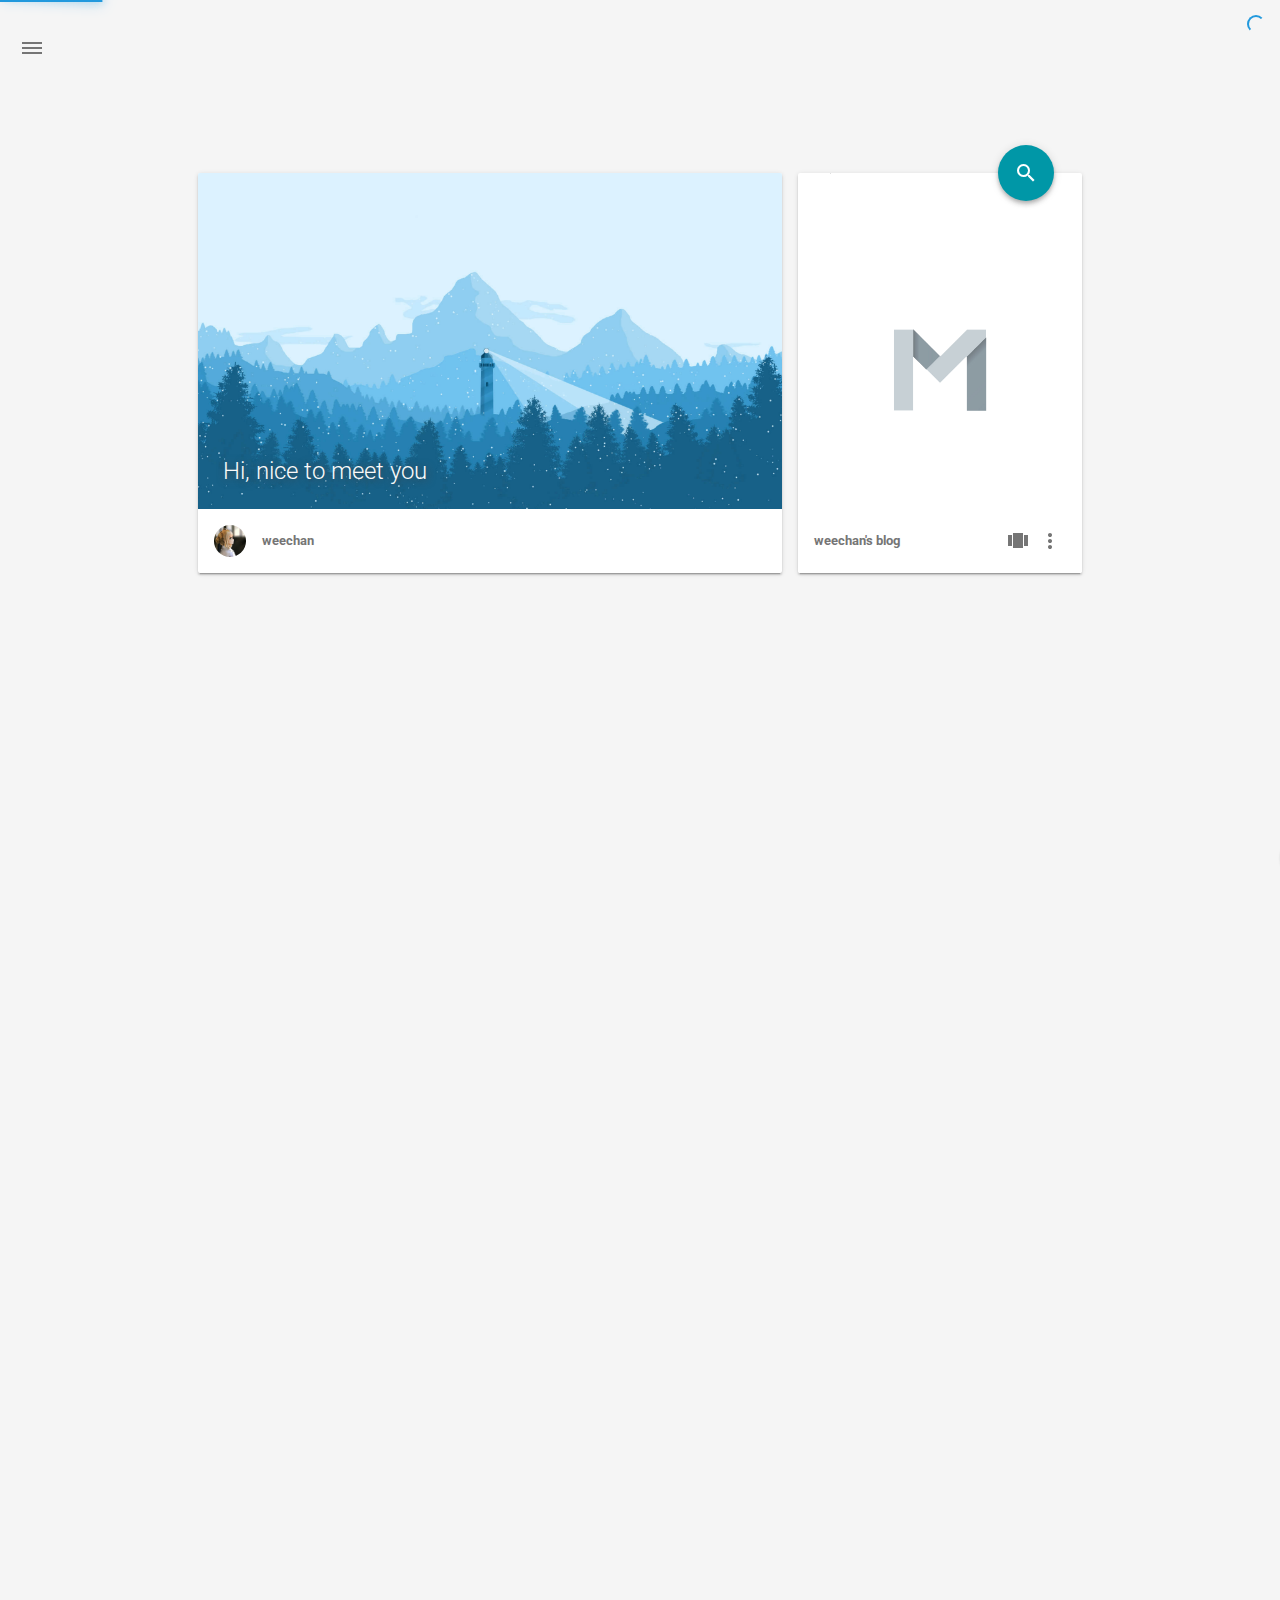
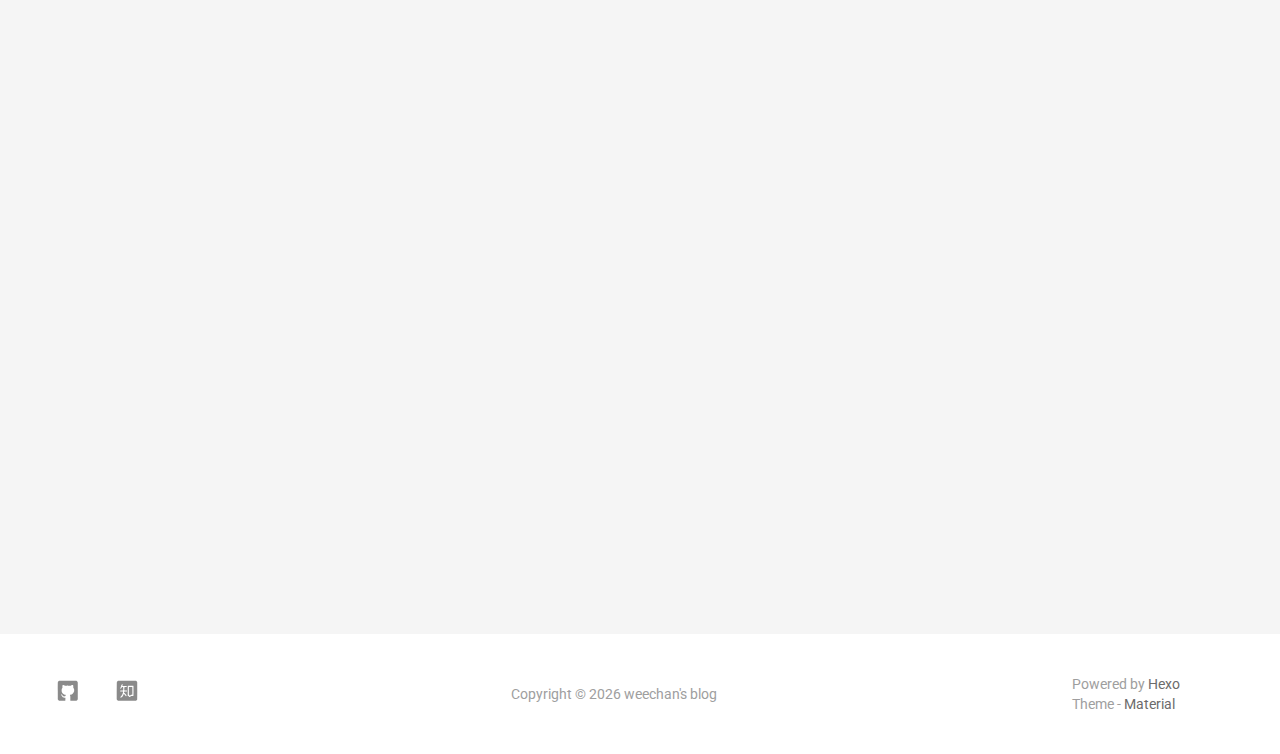
<file: index.html>
<!DOCTYPE html>
<html style="display: none;" lang="zh">
    <head>
    <meta charset="utf-8">
    <!--
        © Material Theme
        https://github.com/viosey/hexo-theme-material
        Version: 1.5.2 -->
    <script>
        window.materialVersion = "1.5.2"
        // Delete localstorage with these tags
        window.oldVersion = [
            'codestartv1',
            '1.3.4',
            '1.4.0',
            '1.4.0b1',
            '1.5.0'
        ]
    </script>

    <!-- dns prefetch -->
    <meta http-equiv="x-dns-prefetch-control" content="on">














    <!-- Meta & Info -->
    <meta http-equiv="X-UA-Compatible" content="IE=Edge,chrome=1">
    <meta name="renderer" content="webkit">
    <meta name="viewport" content="width=device-width, initial-scale=1, user-scalable=no">

    <!-- Title -->
    
    <title>
        
        weechan&#39;s blog
    </title>

    <!-- Favicons -->
    <link rel="icon shortcut" type="image/ico" href="/img/favicon.png">
    <link rel="icon" href="/img/favicon.png">

    <meta name="format-detection" content="telephone=no"/>
    <meta name="description" itemprop="description" content="">
    <meta name="keywords" content="weechan的博客">
    <meta name="theme-color" content="#0097A7">

    <!-- Disable Fucking Bloody Baidu Tranformation -->
    <meta http-equiv="Cache-Control" content="no-transform" />
    <meta http-equiv="Cache-Control" content="no-siteapp" />

    <!--[if lte IE 9]>
        <link rel="stylesheet" href="/css/ie-blocker.css">

        
            <script src="/js/ie-blocker.zhCN.js"></script>
        
    <![endif]-->

    <!-- Import lsloader -->
    <script>(function(){window.lsloader={jsRunSequence:[],jsnamemap:{},cssnamemap:{}};lsloader.removeLS=function(a){try{localStorage.removeItem(a)}catch(b){}};lsloader.setLS=function(a,c){try{localStorage.setItem(a,c)}catch(b){}};lsloader.getLS=function(a){var c="";try{c=localStorage.getItem(a)}catch(b){c=""}return c};versionString="/*"+(window.materialVersion||"unknownVersion")+"*/";lsloader.clean=function(){try{var b=[];for(var a=0;a<localStorage.length;a++){b.push(localStorage.key(a))}b.forEach(function(e){var f=lsloader.getLS(e);if(window.oldVersion){var d=window.oldVersion.reduce(function(g,h){return g||f.indexOf("/*"+h+"*/")!==-1},false);if(d){lsloader.removeLS(e)}}})}catch(c){}};lsloader.clean();lsloader.load=function(f,a,b,d){if(typeof b==="boolean"){d=b;b=undefined}d=d||false;b=b||function(){};var e;e=this.getLS(f);if(e&&e.indexOf(versionString)===-1){this.removeLS(f);this.requestResource(f,a,b,d);return}if(e){var c=e.split(versionString)[0];if(c!=a){console.log("reload:"+a);this.removeLS(f);this.requestResource(f,a,b,d);return}e=e.split(versionString)[1];if(d){this.jsRunSequence.push({name:f,code:e});this.runjs(a,f,e)}else{document.getElementById(f).appendChild(document.createTextNode(e));b()}}else{this.requestResource(f,a,b,d)}};lsloader.requestResource=function(b,e,a,c){var d=this;if(c){this.iojs(e,b,function(h,f,g){d.setLS(f,h+versionString+g);d.runjs(h,f,g)})}else{this.iocss(e,b,function(f){document.getElementById(b).appendChild(document.createTextNode(f));d.setLS(b,e+versionString+f)},a)}};lsloader.iojs=function(d,b,g){var a=this;a.jsRunSequence.push({name:b,code:""});try{var f=new XMLHttpRequest();f.open("get",d,true);f.onreadystatechange=function(){if(f.readyState==4){if((f.status>=200&&f.status<300)||f.status==304){if(f.response!=""){g(d,b,f.response);return}}a.jsfallback(d,b)}};f.send(null)}catch(c){a.jsfallback(d,b)}};lsloader.iocss=function(f,c,h,a){var b=this;try{var g=new XMLHttpRequest();g.open("get",f,true);g.onreadystatechange=function(){if(g.readyState==4){if((g.status>=200&&g.status<300)||g.status==304){if(g.response!=""){h(g.response);a();return}}b.cssfallback(f,c,a)}};g.send(null)}catch(d){b.cssfallback(f,c,a)}};lsloader.iofonts=function(f,c,h,a){var b=this;try{var g=new XMLHttpRequest();g.open("get",f,true);g.onreadystatechange=function(){if(g.readyState==4){if((g.status>=200&&g.status<300)||g.status==304){if(g.response!=""){h(g.response);a();return}}b.cssfallback(f,c,a)}};g.send(null)}catch(d){b.cssfallback(f,c,a)}};lsloader.runjs=function(f,c,e){if(!!c&&!!e){for(var b in this.jsRunSequence){if(this.jsRunSequence[b].name==c){this.jsRunSequence[b].code=e}}}if(!!this.jsRunSequence[0]&&!!this.jsRunSequence[0].code&&this.jsRunSequence[0].status!="failed"){var a=document.createElement("script");a.appendChild(document.createTextNode(this.jsRunSequence[0].code));a.type="text/javascript";document.getElementsByTagName("head")[0].appendChild(a);this.jsRunSequence.shift();if(this.jsRunSequence.length>0){this.runjs()}}else{if(!!this.jsRunSequence[0]&&this.jsRunSequence[0].status=="failed"){var d=this;var a=document.createElement("script");a.src=this.jsRunSequence[0].path;a.type="text/javascript";this.jsRunSequence[0].status="loading";a.onload=function(){d.jsRunSequence.shift();if(d.jsRunSequence.length>0){d.runjs()}};document.body.appendChild(a)}}};lsloader.tagLoad=function(b,a){this.jsRunSequence.push({name:a,code:"",path:b,status:"failed"});this.runjs()};lsloader.jsfallback=function(c,b){if(!!this.jsnamemap[b]){return}else{this.jsnamemap[b]=b}for(var a in this.jsRunSequence){if(this.jsRunSequence[a].name==b){this.jsRunSequence[a].code="";this.jsRunSequence[a].status="failed";this.jsRunSequence[a].path=c}}this.runjs()};lsloader.cssfallback=function(e,c,b){if(!!this.cssnamemap[c]){return}else{this.cssnamemap[c]=1}var d=document.createElement("link");d.type="text/css";d.href=e;d.rel="stylesheet";d.onload=d.onerror=b;var a=document.getElementsByTagName("script")[0];a.parentNode.insertBefore(d,a)};lsloader.runInlineScript=function(c,b){var a=document.getElementById(b).innerText;this.jsRunSequence.push({name:c,code:a});this.runjs()}})();</script>

    <!-- Import queue -->
    <script>function Queue(){this.dataStore=[];this.offer=b;this.poll=d;this.execNext=a;this.debug=false;this.startDebug=c;function b(e){if(this.debug){console.log("Offered a Queued Function.")}if(typeof e==="function"){this.dataStore.push(e)}else{console.log("You must offer a function.")}}function d(){if(this.debug){console.log("Polled a Queued Function.")}return this.dataStore.shift()}function a(){var e=this.poll();if(e!==undefined){if(this.debug){console.log("Run a Queued Function.")}e()}}function c(){this.debug=true}}var queue=new Queue();</script>

    <!-- Import CSS -->
    
        <style id="material_css"></style><script>if(typeof window.lsLoadCSSMaxNums === "undefined")window.lsLoadCSSMaxNums = 0;window.lsLoadCSSMaxNums++;lsloader.load("material_css","/css/material.min.css?Z7a72R1E4SxzBKR/WGctOA==",function(){if(typeof window.lsLoadCSSNums === "undefined")window.lsLoadCSSNums = 0;window.lsLoadCSSNums++;if(window.lsLoadCSSNums == window.lsLoadCSSMaxNums)document.documentElement.style.display="";}, false)</script>
        <style id="style_css"></style><script>if(typeof window.lsLoadCSSMaxNums === "undefined")window.lsLoadCSSMaxNums = 0;window.lsLoadCSSMaxNums++;lsloader.load("style_css","/css/style.min.css?MKetZV3cUTfDxvMffaOezg==",function(){if(typeof window.lsLoadCSSNums === "undefined")window.lsLoadCSSNums = 0;window.lsLoadCSSNums++;if(window.lsLoadCSSNums == window.lsLoadCSSMaxNums)document.documentElement.style.display="";}, false)</script>

        

    

    

    <!-- Config CSS -->

<!-- Other Styles -->
<style>
  body, html {
    font-family: Roboto, "Helvetica Neue", Helvetica, "PingFang SC", "Hiragino Sans GB", "Microsoft YaHei", "微软雅黑", Arial, sans-serif;
    overflow-x: hidden !important;
  }
  
  code {
    font-family: Consolas, Monaco, 'Andale Mono', 'Ubuntu Mono', monospace;
  }

  a {
    color: #00838F;
  }

  .mdl-card__media,
  #search-label,
  #search-form-label:after,
  #scheme-Paradox .hot_tags-count,
  #scheme-Paradox .sidebar_archives-count,
  #scheme-Paradox .sidebar-colored .sidebar-header,
  #scheme-Paradox .sidebar-colored .sidebar-badge{
    background-color: #0097A7 !important;
  }

  /* Sidebar User Drop Down Menu Text Color */
  #scheme-Paradox .sidebar-colored .sidebar-nav>.dropdown>.dropdown-menu>li>a:hover,
  #scheme-Paradox .sidebar-colored .sidebar-nav>.dropdown>.dropdown-menu>li>a:focus {
    color: #0097A7 !important;
  }

  #post_entry-right-info,
  .sidebar-colored .sidebar-nav li:hover > a,
  .sidebar-colored .sidebar-nav li:hover > a i,
  .sidebar-colored .sidebar-nav li > a:hover,
  .sidebar-colored .sidebar-nav li > a:hover i,
  .sidebar-colored .sidebar-nav li > a:focus i,
  .sidebar-colored .sidebar-nav > .open > a,
  .sidebar-colored .sidebar-nav > .open > a:hover,
  .sidebar-colored .sidebar-nav > .open > a:focus,
  #ds-reset #ds-ctx .ds-ctx-entry .ds-ctx-head a {
    color: #0097A7 !important;
  }

  .toTop {
    background: #757575 !important;
  }

  .material-layout .material-post>.material-nav,
  .material-layout .material-index>.material-nav,
  .material-nav a {
    color: #757575;
  }

  #scheme-Paradox .MD-burger-layer {
    background-color: #757575;
  }

  #scheme-Paradox #post-toc-trigger-btn {
    color: #757575;
  }

  .post-toc a:hover {
    color: #00838F;
    text-decoration: underline;
  }

</style>


<!-- Theme Background Related-->

    <style>
      body{
        background-color: #F5F5F5;
      }

      /* blog_info bottom background */
      #scheme-Paradox .material-layout .something-else .mdl-card__supporting-text{
        background-color: #fff;
      }
    </style>




<!-- Fade Effect -->

    <style>
      .fade {
        transition: all 800ms linear;
        -webkit-transform: translate3d(0,0,0);
        -moz-transform: translate3d(0,0,0);
        -ms-transform: translate3d(0,0,0);
        -o-transform: translate3d(0,0,0);
        transform: translate3d(0,0,0);
        opacity: 1;
      }

      .fade.out{
        opacity: 0;
      }
    </style>


<!-- Import Font -->
<!-- Import Roboto -->

    <link href="https://fonts.googleapis.com/css?family=Roboto:300,400,500" rel="stylesheet">


<!-- Import Material Icons -->


    <style id="material_icons"></style><script>if(typeof window.lsLoadCSSMaxNums === "undefined")window.lsLoadCSSMaxNums = 0;window.lsLoadCSSMaxNums++;lsloader.load("material_icons","/css/material-icons.css?pqhB/Rd/ab0H2+kZp0RDmw==",function(){if(typeof window.lsLoadCSSNums === "undefined")window.lsLoadCSSNums = 0;window.lsLoadCSSNums++;if(window.lsLoadCSSNums == window.lsLoadCSSMaxNums)document.documentElement.style.display="";}, false)</script>




    <!-- Import jQuery -->
    
        <script>lsloader.load("jq_js","/js/jquery.min.js?qcusAULNeBksqffqUM2+Ig==", true)</script>
    

    <!-- WebAPP Icons -->
    <meta name="mobile-web-app-capable" content="yes">
    <meta name="application-name" content="weechan&#39;s blog">
    <meta name="msapplication-starturl" content="http://yoursite.com/">
    <meta name="msapplication-navbutton-color" content="#0097A7">
    <meta name="apple-mobile-web-app-capable" content="yes">
    <meta name="apple-mobile-web-app-title" content="weechan&#39;s blog">
    <meta name="apple-mobile-web-app-status-bar-style" content="black">
    <link rel="apple-touch-icon" href="/img/favicon.png">

    <!-- Site Verification -->
    
    

    <!-- RSS -->
    

    <!-- The Open Graph protocol -->
    <meta property="og:url" content="http://yoursite.com/">
    <meta property="og:type" content="blog">
    <meta property="og:title" content="weechan&#39;s blog">
    <meta property="og:image" content="/img/favicon.png">
    <meta property="og:description" content="">
    

    

    <!-- The Twitter Card protocol -->
    <meta name="twitter:card" content="summary_large_image">

    <!-- Add canonical link for SEO -->
    
        <link rel="canonical" href="http://yoursite.com" />
    

    <!-- Structured-data for SEO -->
    
        
<script type="application/ld+json">
{
    "@context": "http://schema.org",
    "@type": "Website",
    "publisher": {
        "@type": "Organization",
        "name": "weechan&#39;s blog",
        "logo": "/img/favicon.png"
    },
    "url": "http://yoursite.com",
    "image": {
        "@type": "ImageObject",
        "url": "/img/favicon.png"
    },
    "mainEntityOfPage": {
        "@type": "WebPage",
        "@id": "http://yoursite.com"
    },
    "description": ""
}
</script>




    

    <!-- Analytics -->
    
    
    

    <!-- Custom Head -->
    

</head>


    
        <body id="scheme-Paradox" class="lazy">
            <div class="material-layout  mdl-js-layout has-drawer is-upgraded">
                

                <!-- Main Container -->
                <main class="material-layout__content" id="main">

                    <!-- Top Anchor -->
                    <div id="top"></div>

                    
                        <!-- Hamburger Button -->
                        <button class="MD-burger-icon sidebar-toggle">
                            <span class="MD-burger-layer"></span>
                        </button>
                    

                    <!-- Index Module -->
<div class="material-index mdl-grid">
    
        <!-- Paradox Header -->
        <!-- Daily pic -->
<div class="mdl-card mdl-shadow--2dp daily-pic mdl-cell mdl-cell--8-col index-top-block">

    <!-- Pic & Slogan -->
    <div class="mdl-card__media mdl-color-text--grey-50" style="background-image:url(/img/daily_pic.png)">
        <p class="index-top-block-slogan"><a href="#">
        
            
                Hi, nice to meet you
            
        
        </a></p>
    </div>

    <!-- Avatar & Name -->
    <div class="mdl-card__supporting-text meta mdl-color-text--grey-600">
        <!-- Author Avatar -->
        <div id="author-avatar">
            <img src="/img/head.png" width="32px" height="32px" alt="avatar">
        </div>
        <div>
            <strong>weechan</strong>
        </div>
    </div>
</div>

        <!-- Blog info -->
<div class="mdl-card mdl-shadow--2dp something-else mdl-cell mdl-cell--8-col mdl-cell--4-col-desktop index-top-block">

    <!-- Search -->
    
    <!-- Google -->
    <div class="mdl-textfield mdl-js-textfield mdl-textfield--expandable" method="post" action="">
        <label id="search-label" class="mdl-button mdl-js-ripple-effect mdl-js-button mdl-button--fab mdl-color--accent mdl-shadow--4dp" for="search">
            <i class="material-icons mdl-color-text--white" role="presentation">search</i>
        </label>

        <form autocomplete="off" id="search-form" method="get" action="//google.com/search" accept-charset="UTF-8" class="mdl-textfield__expandable-holder" target="_blank">
            <input class="mdl-textfield__input search-input" type="search" name="q" id="search" placeholder="">
            <label id="search-form-label" class="mdl-textfield__label" for="search"></label>

            <input type="hidden" name="sitesearch" value="http://yoursite.com">
        </form>
    </div>







    <!-- LOGO -->
    <div class="something-else-logo mdl-color--white mdl-color-text--grey-600">
        <a href="#" target="_blank">
            <img src="/img/logo.png" alt="logo" />
        </a>
    </div>

    <!-- Infomation -->
    <div class="mdl-card__supporting-text meta meta--fill mdl-color-text--grey-600">
        <!-- Blog Title -->
        <div>
            <strong>weechan&#39;s blog</strong>
        </div>
        <div class="section-spacer"></div>

        <!-- Pages -->
        <button id="show-pages-button" class="mdl-button mdl-js-button mdl-js-ripple-effect mdl-button--icon">
            <i class="material-icons" role="presentation">view_carousel</i>
            <span class="visuallyhidden">Pages</span>
        </button>
        <ul class="mdl-menu mdl-js-menu mdl-menu--bottom-right" for="show-pages-button">
            
        </ul>

        <!-- Menu -->
        <button id="menubtn" class="mdl-button mdl-js-button mdl-js-ripple-effect mdl-button--icon">
            <i class="material-icons" role="presentation">more_vert</i>
            <span class="visuallyhidden">show menu</span>
        </button>
        <ul class="mdl-menu mdl-js-menu mdl-menu--bottom-right" for="menubtn">
            

            

            

            

            
                <a class="index_share-link" href="https://www.facebook.com/sharer/sharer.php?u=http://yoursite.com" target="_blank">
                    <li class="mdl-menu__item mdl-js-ripple-effect">
                        分享到 Facebook
                    </li>
                </a>
            

            

            

            
                <a class="post_share-link" href="http://connect.qq.com/widget/shareqq/index.html?site=weechan&#39;s blog&title=weechan&#39;s blog&summary=&pics=http://yoursite.com/img/favicon.png&url=http://yoursite.com" target="_blank">
                    <li class="mdl-menu__item">
                        分享到 QQ
                    </li>
                </a>
            

            
        </ul>
    </div>
</div>

    
    <div class="locate-thumbnail-symbol"></div>

    <!-- Pin on top -->
    

    <!-- Normal Post -->
    
        
            
                <!-- Paradox Thumbnail -->
                <div class="post_entry-module mdl-card mdl-shadow--2dp mdl-cell mdl-cell--12-col fade out">
    <!-- Post Thumbnail -->
    
        
            <!-- Random Thumbnail -->
            <div class="post_thumbnail-random mdl-card__media mdl-color-text--grey-50">
        
    

        <!-- Post Title -->
        <p class="article-headline-p"><a href="/2018/11/02/OkHttp缓存优化你的应用/">OkHttp缓存优化你的应用</a></p>
    </div>

    <!-- Post Excerpt -->
    <div class="mdl-color-text--grey-600 mdl-card__supporting-text post_entry-content">
        
            
        
        &nbsp;&nbsp;&nbsp;
        <span>
            <a href="/2018/11/02/OkHttp缓存优化你的应用/" target="_self">阅读全文</a>
        </span>
    </div>
    <!-- Post_entry Info-->
    <div id="post_entry-info">
        <div id="post_entry-left-info" class="mdl-card__supporting-text meta mdl-color-text--grey-600 ">
            <!-- Author Avatar -->
            <div id="author-avatar">
                <img src="/img/head.png" width="44px" height="44px" alt="weechan's avatar">
            </div>
            <div>
                <strong>weechan</strong>
                <span>11月 02, 2018</span>
            </div>
        </div>
        <div id="post_entry-right-info">
          

            

            

            <!-- Post Views -->
            <span class="post_entry-views">
            </span>
        </div>
    </div>
</div>

            
            
        
    
        
            
                <!-- Paradox Thumbnail -->
                <div class="post_entry-module mdl-card mdl-shadow--2dp mdl-cell mdl-cell--12-col fade out">
    <!-- Post Thumbnail -->
    
        
            <!-- Random Thumbnail -->
            <div class="post_thumbnail-random mdl-card__media mdl-color-text--grey-50">
        
    

        <!-- Post Title -->
        <p class="article-headline-p"><a href="/2018/11/02/构建Android HttpServer/"></a></p>
    </div>

    <!-- Post Excerpt -->
    <div class="mdl-color-text--grey-600 mdl-card__supporting-text post_entry-content">
        
            
        
        &nbsp;&nbsp;&nbsp;
        <span>
            <a href="/2018/11/02/构建Android HttpServer/" target="_self">阅读全文</a>
        </span>
    </div>
    <!-- Post_entry Info-->
    <div id="post_entry-info">
        <div id="post_entry-left-info" class="mdl-card__supporting-text meta mdl-color-text--grey-600 ">
            <!-- Author Avatar -->
            <div id="author-avatar">
                <img src="/img/head.png" width="44px" height="44px" alt="weechan's avatar">
            </div>
            <div>
                <strong>weechan</strong>
                <span>11月 02, 2018</span>
            </div>
        </div>
        <div id="post_entry-right-info">
          

            

            

            <!-- Post Views -->
            <span class="post_entry-views">
            </span>
        </div>
    </div>
</div>

            
            
        
    
        
            
                <!-- Paradox Thumbnail -->
                <div class="post_entry-module mdl-card mdl-shadow--2dp mdl-cell mdl-cell--12-col fade out">
    <!-- Post Thumbnail -->
    
        
            <!-- Random Thumbnail -->
            <div class="post_thumbnail-random mdl-card__media mdl-color-text--grey-50">
        
    

        <!-- Post Title -->
        <p class="article-headline-p"><a href="/2018/03/25/retrofit的基本用法/">Retorift的基本用法</a></p>
    </div>

    <!-- Post Excerpt -->
    <div class="mdl-color-text--grey-600 mdl-card__supporting-text post_entry-content">
        
            
        
        &nbsp;&nbsp;&nbsp;
        <span>
            <a href="/2018/03/25/retrofit的基本用法/" target="_self">阅读全文</a>
        </span>
    </div>
    <!-- Post_entry Info-->
    <div id="post_entry-info">
        <div id="post_entry-left-info" class="mdl-card__supporting-text meta mdl-color-text--grey-600 ">
            <!-- Author Avatar -->
            <div id="author-avatar">
                <img src="/img/head.png" width="44px" height="44px" alt="weechan's avatar">
            </div>
            <div>
                <strong>weechan</strong>
                <span>3月 25, 2018</span>
            </div>
        </div>
        <div id="post_entry-right-info">
          

            

            

            <!-- Post Views -->
            <span class="post_entry-views">
            </span>
        </div>
    </div>
</div>

            
            
        
    
        
            
                <!-- Paradox Thumbnail -->
                <div class="post_entry-module mdl-card mdl-shadow--2dp mdl-cell mdl-cell--12-col fade out">
    <!-- Post Thumbnail -->
    
        
            <!-- Random Thumbnail -->
            <div class="post_thumbnail-random mdl-card__media mdl-color-text--grey-50">
        
    

        <!-- Post Title -->
        <p class="article-headline-p"><a href="/2018/03/25/Room数据库的使用/">Room数据库的使用</a></p>
    </div>

    <!-- Post Excerpt -->
    <div class="mdl-color-text--grey-600 mdl-card__supporting-text post_entry-content">
        
            Room
        
        &nbsp;&nbsp;&nbsp;
        <span>
            <a href="/2018/03/25/Room数据库的使用/" target="_self">阅读全文</a>
        </span>
    </div>
    <!-- Post_entry Info-->
    <div id="post_entry-info">
        <div id="post_entry-left-info" class="mdl-card__supporting-text meta mdl-color-text--grey-600 ">
            <!-- Author Avatar -->
            <div id="author-avatar">
                <img src="/img/head.png" width="44px" height="44px" alt="weechan's avatar">
            </div>
            <div>
                <strong>weechan</strong>
                <span>3月 25, 2018</span>
            </div>
        </div>
        <div id="post_entry-right-info">
          

            

            

            <!-- Post Views -->
            <span class="post_entry-views">
            </span>
        </div>
    </div>
</div>

            
            
        
    
        
            
                <!-- Paradox Thumbnail -->
                <div class="post_entry-module mdl-card mdl-shadow--2dp mdl-cell mdl-cell--12-col fade out">
    <!-- Post Thumbnail -->
    
        
            <!-- Random Thumbnail -->
            <div class="post_thumbnail-random mdl-card__media mdl-color-text--grey-50">
        
    

        <!-- Post Title -->
        <p class="article-headline-p"><a href="/2018/03/25/SufaceView与TexutreView的一些解析/">SufaceView与TexutreView的简单解析</a></p>
    </div>

    <!-- Post Excerpt -->
    <div class="mdl-color-text--grey-600 mdl-card__supporting-text post_entry-content">
        
            
        
        &nbsp;&nbsp;&nbsp;
        <span>
            <a href="/2018/03/25/SufaceView与TexutreView的一些解析/" target="_self">阅读全文</a>
        </span>
    </div>
    <!-- Post_entry Info-->
    <div id="post_entry-info">
        <div id="post_entry-left-info" class="mdl-card__supporting-text meta mdl-color-text--grey-600 ">
            <!-- Author Avatar -->
            <div id="author-avatar">
                <img src="/img/head.png" width="44px" height="44px" alt="weechan's avatar">
            </div>
            <div>
                <strong>weechan</strong>
                <span>3月 25, 2018</span>
            </div>
        </div>
        <div id="post_entry-right-info">
          

            

            

            <!-- Post Views -->
            <span class="post_entry-views">
            </span>
        </div>
    </div>
</div>

            
            
        
    
        
            
                <!-- Paradox Thumbnail -->
                <div class="post_entry-module mdl-card mdl-shadow--2dp mdl-cell mdl-cell--12-col fade out">
    <!-- Post Thumbnail -->
    
        
            <!-- Random Thumbnail -->
            <div class="post_thumbnail-random mdl-card__media mdl-color-text--grey-50">
        
    

        <!-- Post Title -->
        <p class="article-headline-p"><a href="/2018/03/25/android使用mockito进行单元测试/">android使用mockito进行单元测试</a></p>
    </div>

    <!-- Post Excerpt -->
    <div class="mdl-color-text--grey-600 mdl-card__supporting-text post_entry-content">
        
            
        
        &nbsp;&nbsp;&nbsp;
        <span>
            <a href="/2018/03/25/android使用mockito进行单元测试/" target="_self">阅读全文</a>
        </span>
    </div>
    <!-- Post_entry Info-->
    <div id="post_entry-info">
        <div id="post_entry-left-info" class="mdl-card__supporting-text meta mdl-color-text--grey-600 ">
            <!-- Author Avatar -->
            <div id="author-avatar">
                <img src="/img/head.png" width="44px" height="44px" alt="weechan's avatar">
            </div>
            <div>
                <strong>weechan</strong>
                <span>3月 25, 2018</span>
            </div>
        </div>
        <div id="post_entry-right-info">
          

            

            

            <!-- Post Views -->
            <span class="post_entry-views">
            </span>
        </div>
    </div>
</div>

            
            
        
    
        
            
                <!-- Paradox Thumbnail -->
                <div class="post_entry-module mdl-card mdl-shadow--2dp mdl-cell mdl-cell--12-col fade out">
    <!-- Post Thumbnail -->
    
        
            <!-- Random Thumbnail -->
            <div class="post_thumbnail-random mdl-card__media mdl-color-text--grey-50">
        
    

        <!-- Post Title -->
        <p class="article-headline-p"><a href="/2018/03/25/hello-world/">Hello World</a></p>
    </div>

    <!-- Post Excerpt -->
    <div class="mdl-color-text--grey-600 mdl-card__supporting-text post_entry-content">
        
            Welcome to Hexo
        
        &nbsp;&nbsp;&nbsp;
        <span>
            <a href="/2018/03/25/hello-world/" target="_self">阅读全文</a>
        </span>
    </div>
    <!-- Post_entry Info-->
    <div id="post_entry-info">
        <div id="post_entry-left-info" class="mdl-card__supporting-text meta mdl-color-text--grey-600 ">
            <!-- Author Avatar -->
            <div id="author-avatar">
                <img src="/img/head.png" width="44px" height="44px" alt="weechan's avatar">
            </div>
            <div>
                <strong>weechan</strong>
                <span>3月 25, 2018</span>
            </div>
        </div>
        <div id="post_entry-right-info">
          

            

            

            <!-- Post Views -->
            <span class="post_entry-views">
            </span>
        </div>
    </div>
</div>

            
            
        
    

    

    
        <script type="text/ls-javascript" id="thumbnail-script">
    var randomNum;

    var locatePost = $('.locate-thumbnail-symbol').next();
    for(var i = 0; i < 10; i++) {
        randomNum = Math.floor(Math.random() * 19 + 1);

        locatePost.children('.post_thumbnail-random').attr('id', 'random_thumbnail-'+randomNum);
        locatePost.children('.post_thumbnail-random').attr('data-original', '/img/random/material-' + randomNum + '.png');
    $('.post_thumbnail-random').addClass('lazy');

        locatePost = locatePost.next();
    }
</script>

    
</div>


                    
                        <!-- Overlay For Active Sidebar -->
<div class="sidebar-overlay"></div>

<!-- Material sidebar -->
<aside id="sidebar" class="sidebar sidebar-colored sidebar-fixed-left" role="navigation">
    <div id="sidebar-main">
        <!-- Sidebar Header -->
        <div class="sidebar-header header-cover" style="background-image: url(/img/sidebar_header.png);">
    <!-- Top bar -->
    <div class="top-bar"></div>

    <!-- Sidebar toggle button -->
    <button type="button" class="sidebar-toggle mdl-button mdl-js-button mdl-js-ripple-effect mdl-button--icon" style="display: initial;" data-upgraded=",MaterialButton,MaterialRipple">
        <i class="material-icons">clear_all</i>
        <span class="mdl-button__ripple-container">
            <span class="mdl-ripple">
            </span>
        </span>
    </button>

    <!-- Sidebar Avatar -->
    <div class="sidebar-image">
        <img src="/img/head.png" alt="weechan's avatar">
    </div>

    <!-- Sidebar Email -->
    <a data-toggle="dropdown" class="sidebar-brand" href="#settings-dropdown">
        weechan@qq.com
        <b class="caret"></b>
    </a>
</div>


        <!-- Sidebar Navigation  -->
        <ul class="nav sidebar-nav">
    <!-- User dropdown  -->
    <li class="dropdown">
        <ul id="settings-dropdown" class="dropdown-menu">
            
                <li>
                    <a href="mailto: weechan@qq.com" target="_blank" title="Email Me">
                        
                            <i class="material-icons sidebar-material-icons sidebar-indent-left1pc-element">email</i>
                        
                        Email Me
                    </a>
                </li>
            
        </ul>
    </li>

    <!-- Homepage -->
    
        <li id="sidebar-first-li">
            <a href="/">
                
                    <i class="material-icons sidebar-material-icons">home</i>
                
                主页
            </a>
        </li>
        
    

    <!-- Archives  -->
    
        <li class="dropdown">
            <a href="#" class="ripple-effect dropdown-toggle" data-toggle="dropdown">
                
                    <i class="material-icons sidebar-material-icons">inbox</i>
                
                    归档
                <b class="caret"></b>
            </a>
            <ul class="dropdown-menu">
            <li>
                <a class="sidebar_archives-link" href="/archives/2018/11/">十一月 2018<span class="sidebar_archives-count">2</span></a></li><li><a class="sidebar_archives-link" href="/archives/2018/03/">三月 2018<span class="sidebar_archives-count">5</span></a>
            </ul>
        </li>
        
    

    <!-- Categories  -->
    

    <!-- Pages  -->
    

    <!-- Article Number  -->
    
</ul>


        <!-- Sidebar Footer -->
        <!--
I'm glad you use this theme, the development is no so easy, I hope you can keep the copyright, I will thank you so much.
If you still want to delete the copyrights, could you still retain the first one? Which namely "Theme Material"
It will not impact the appearance and can give developers a lot of support :)

很高兴您使用并喜欢该主题，开发不易 十分谢谢与希望您可以保留一下版权声明。
如果您仍然想删除的话 能否只保留第一项呢？即 "Theme Material"
它不会影响美观并可以给开发者很大的支持和动力。 :)
-->

<!-- Sidebar Divider -->

    <div class="sidebar-divider"></div>


<!-- Theme Material -->

    <a href="https://github.com/viosey/hexo-theme-material"  class="sidebar-footer-text-a" target="_blank">
        <div class="sidebar-text mdl-button mdl-js-button mdl-js-ripple-effect sidebar-footer-text-div" data-upgraded=",MaterialButton,MaterialRipple">
            主题 - Material
            <span class="sidebar-badge badge-circle">i</span>
        </div>
    </a>


<!-- Help & Support -->
<!--

-->

<!-- Feedback -->
<!--

-->

<!-- About Theme -->
<!--

-->

    </div>

    <!-- Sidebar Image -->
    

</aside>

                    

                    
                        <!-- Footer Top Button -->
                        <div id="back-to-top" class="toTop-wrap">
    <a href="#top" class="toTop">
        <i class="material-icons footer_top-i">expand_less</i>
    </a>
</div>

                    

                    <!--Footer-->
<footer class="mdl-mini-footer" id="bottom">
    
        <!-- Paradox Footer Left Section -->
        <div class="mdl-mini-footer--left-section sns-list">
    <!-- Twitter -->
    

    <!-- Facebook -->
    

    <!-- Google + -->
    

    <!-- Weibo -->
    

    <!-- Instagram -->
    

    <!-- Tumblr -->
    

    <!-- Github -->
    
        <a href="https://github.com/weeChanc" target="_blank">
            <button class="mdl-mini-footer--social-btn social-btn footer-sns-github">
                <span class="visuallyhidden">Github</span>
            </button><!--
     --></a>
    

    <!-- LinkedIn -->
    

    <!-- Zhihu -->
    
        <a href="https://www.zhihu.com/people/zhi-hu-zhe-ye-96-67-34/activities" target="_blank">
            <button class="mdl-mini-footer--social-btn social-btn footer-sns-zhihu">
                <span class="visuallyhidden">Zhihu</span>
            </button><!--
     --></a>
    

    <!-- Bilibili -->
    

    <!-- Telegram -->
    
    
    <!-- V2EX -->
    
</div>


        <!--Copyright-->
        <div id="copyright">
            Copyright&nbsp;©<script type="text/javascript">var fd = new Date();document.write("&nbsp;" + fd.getFullYear() + "&nbsp;");</script>weechan's blog
            
        </div>

        <!-- Paradox Footer Right Section -->

        <!--
        I am glad you use this theme, the development is no so easy, I hope you can keep the copyright.
        It will not impact the appearance and can give developers a lot of support :)

        很高兴您使用该主题，开发不易，希望您可以保留一下版权声明。
        它不会影响美观并可以给开发者很大的支持。 :)
        -->

        <div class="mdl-mini-footer--right-section">
            <div>
                <div class="footer-develop-div">Powered by <a href="https://hexo.io" target="_blank" class="footer-develop-a">Hexo</a></div>
                <div class="footer-develop-div">Theme - <a href="https://github.com/viosey/hexo-theme-material" target="_blank" class="footer-develop-a">Material</a></div>
            </div>
        </div>
    
</footer>


                    <!-- Import JS File -->

    <script>lsloader.load("lazyload_js","/js/lazyload.min.js?1BcfzuNXqV+ntF6gq+5X3Q==", true)</script>



    <script>lsloader.load("js_js","/js/js.min.js?V/53wGualMuiPM3xoetD5Q==", true)</script>



    <script>lsloader.load("np_js","/js/nprogress.js?pl3Qhb9lvqR1FlyLUna1Yw==", true)</script>


<script type="text/ls-javascript" id="NProgress-script">
    NProgress.configure({
        showSpinner: true
    });
    NProgress.start();
    $('#nprogress .bar').css({
        'background': '#29d'
    });
    $('#nprogress .peg').css({
        'box-shadow': '0 0 10px #29d, 0 0 15px #29d'
    });
    $('#nprogress .spinner-icon').css({
        'border-top-color': '#29d',
        'border-left-color': '#29d'
    });
    setTimeout(function() {
        NProgress.done();
        $('.fade').removeClass('out');
    }, 800);
</script>












    <!-- Swiftye -->
    

    <!-- Local Search-->
    


<!-- UC Browser Compatible -->
<script>
	var agent = navigator.userAgent.toLowerCase();
	if(agent.indexOf('ucbrowser')>0) {
		document.write('<link rel="stylesheet" href="/css/uc.css">');
	   alert('由于 UC 浏览器使用极旧的内核，而本网站使用了一些新的特性。\n为了您能更好的浏览，推荐使用 Chrome 或 Firefox 浏览器。');
	}
</script>

<!-- Import prettify js  -->



<!-- Window Load -->
<!-- add class for prettify -->
<script type="text/ls-javascript" id="window-load">
    $(window).on('load', function() {
        // Post_Toc parent position fixed
        $('.post-toc-wrap').parent('.mdl-menu__container').css('position', 'fixed');
    });

    
    
</script>

<!-- MathJax Load-->


<!-- Bing Background -->


<script type="text/ls-javascript" id="lazy-load">
    // Offer LazyLoad
    queue.offer(function(){
        $('.lazy').lazyload({
            effect : 'show'
        });
    });

    // Start Queue
    $(document).ready(function(){
        setInterval(function(){
            queue.execNext();
        },200);
    });
</script>

<!-- Custom Footer -->



<script>
    (function(){
        var scriptList = document.querySelectorAll('script[type="text/ls-javascript"]')

        for (var i = 0; i < scriptList.length; ++i) {
            var item = scriptList[i];
            lsloader.runInlineScript(item.id,item.id);
        }
    })()
console.log('\n %c © Material Theme | Version: 1.5.2 | https://github.com/viosey/hexo-theme-material %c \n', 'color:#455a64;background:#e0e0e0;padding:5px 0;border-top-left-radius:5px;border-bottom-left-radius:5px;', 'color:#455a64;background:#e0e0e0;padding:5px 0;border-top-right-radius:5px;border-bottom-right-radius:5px;');
</script>

                </main>
            </div>
        </body>
    
</html>
</file>
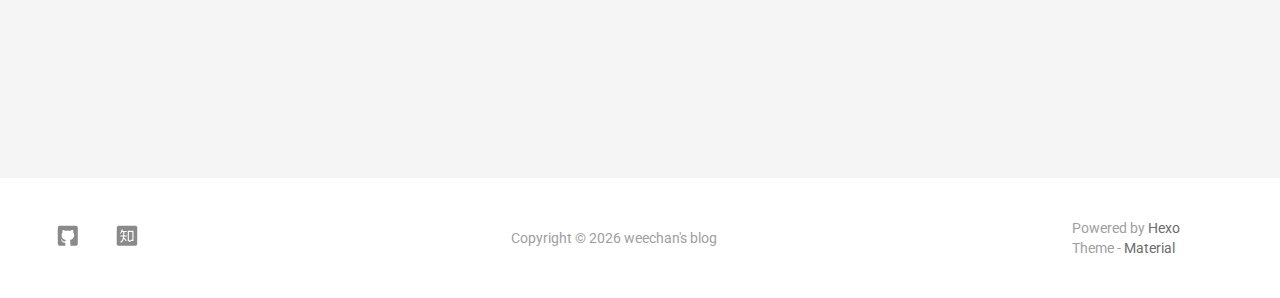
<file: archives/index.html>
<!DOCTYPE html>
<html style="display: none;" lang="zh">
    <head>
    <meta charset="utf-8">
    <!--
        © Material Theme
        https://github.com/viosey/hexo-theme-material
        Version: 1.5.2 -->
    <script>
        window.materialVersion = "1.5.2"
        // Delete localstorage with these tags
        window.oldVersion = [
            'codestartv1',
            '1.3.4',
            '1.4.0',
            '1.4.0b1',
            '1.5.0'
        ]
    </script>

    <!-- dns prefetch -->
    <meta http-equiv="x-dns-prefetch-control" content="on">














    <!-- Meta & Info -->
    <meta http-equiv="X-UA-Compatible" content="IE=Edge,chrome=1">
    <meta name="renderer" content="webkit">
    <meta name="viewport" content="width=device-width, initial-scale=1, user-scalable=no">

    <!-- Title -->
    
    <title>
        
            归档 | 
        
        weechan&#39;s blog
    </title>

    <!-- Favicons -->
    <link rel="icon shortcut" type="image/ico" href="/img/favicon.png">
    <link rel="icon" href="/img/favicon.png">

    <meta name="format-detection" content="telephone=no"/>
    <meta name="description" itemprop="description" content="">
    <meta name="keywords" content="weechan的博客">
    <meta name="theme-color" content="#0097A7">

    <!-- Disable Fucking Bloody Baidu Tranformation -->
    <meta http-equiv="Cache-Control" content="no-transform" />
    <meta http-equiv="Cache-Control" content="no-siteapp" />

    <!--[if lte IE 9]>
        <link rel="stylesheet" href="/css/ie-blocker.css">

        
            <script src="/js/ie-blocker.zhCN.js"></script>
        
    <![endif]-->

    <!-- Import lsloader -->
    <script>(function(){window.lsloader={jsRunSequence:[],jsnamemap:{},cssnamemap:{}};lsloader.removeLS=function(a){try{localStorage.removeItem(a)}catch(b){}};lsloader.setLS=function(a,c){try{localStorage.setItem(a,c)}catch(b){}};lsloader.getLS=function(a){var c="";try{c=localStorage.getItem(a)}catch(b){c=""}return c};versionString="/*"+(window.materialVersion||"unknownVersion")+"*/";lsloader.clean=function(){try{var b=[];for(var a=0;a<localStorage.length;a++){b.push(localStorage.key(a))}b.forEach(function(e){var f=lsloader.getLS(e);if(window.oldVersion){var d=window.oldVersion.reduce(function(g,h){return g||f.indexOf("/*"+h+"*/")!==-1},false);if(d){lsloader.removeLS(e)}}})}catch(c){}};lsloader.clean();lsloader.load=function(f,a,b,d){if(typeof b==="boolean"){d=b;b=undefined}d=d||false;b=b||function(){};var e;e=this.getLS(f);if(e&&e.indexOf(versionString)===-1){this.removeLS(f);this.requestResource(f,a,b,d);return}if(e){var c=e.split(versionString)[0];if(c!=a){console.log("reload:"+a);this.removeLS(f);this.requestResource(f,a,b,d);return}e=e.split(versionString)[1];if(d){this.jsRunSequence.push({name:f,code:e});this.runjs(a,f,e)}else{document.getElementById(f).appendChild(document.createTextNode(e));b()}}else{this.requestResource(f,a,b,d)}};lsloader.requestResource=function(b,e,a,c){var d=this;if(c){this.iojs(e,b,function(h,f,g){d.setLS(f,h+versionString+g);d.runjs(h,f,g)})}else{this.iocss(e,b,function(f){document.getElementById(b).appendChild(document.createTextNode(f));d.setLS(b,e+versionString+f)},a)}};lsloader.iojs=function(d,b,g){var a=this;a.jsRunSequence.push({name:b,code:""});try{var f=new XMLHttpRequest();f.open("get",d,true);f.onreadystatechange=function(){if(f.readyState==4){if((f.status>=200&&f.status<300)||f.status==304){if(f.response!=""){g(d,b,f.response);return}}a.jsfallback(d,b)}};f.send(null)}catch(c){a.jsfallback(d,b)}};lsloader.iocss=function(f,c,h,a){var b=this;try{var g=new XMLHttpRequest();g.open("get",f,true);g.onreadystatechange=function(){if(g.readyState==4){if((g.status>=200&&g.status<300)||g.status==304){if(g.response!=""){h(g.response);a();return}}b.cssfallback(f,c,a)}};g.send(null)}catch(d){b.cssfallback(f,c,a)}};lsloader.iofonts=function(f,c,h,a){var b=this;try{var g=new XMLHttpRequest();g.open("get",f,true);g.onreadystatechange=function(){if(g.readyState==4){if((g.status>=200&&g.status<300)||g.status==304){if(g.response!=""){h(g.response);a();return}}b.cssfallback(f,c,a)}};g.send(null)}catch(d){b.cssfallback(f,c,a)}};lsloader.runjs=function(f,c,e){if(!!c&&!!e){for(var b in this.jsRunSequence){if(this.jsRunSequence[b].name==c){this.jsRunSequence[b].code=e}}}if(!!this.jsRunSequence[0]&&!!this.jsRunSequence[0].code&&this.jsRunSequence[0].status!="failed"){var a=document.createElement("script");a.appendChild(document.createTextNode(this.jsRunSequence[0].code));a.type="text/javascript";document.getElementsByTagName("head")[0].appendChild(a);this.jsRunSequence.shift();if(this.jsRunSequence.length>0){this.runjs()}}else{if(!!this.jsRunSequence[0]&&this.jsRunSequence[0].status=="failed"){var d=this;var a=document.createElement("script");a.src=this.jsRunSequence[0].path;a.type="text/javascript";this.jsRunSequence[0].status="loading";a.onload=function(){d.jsRunSequence.shift();if(d.jsRunSequence.length>0){d.runjs()}};document.body.appendChild(a)}}};lsloader.tagLoad=function(b,a){this.jsRunSequence.push({name:a,code:"",path:b,status:"failed"});this.runjs()};lsloader.jsfallback=function(c,b){if(!!this.jsnamemap[b]){return}else{this.jsnamemap[b]=b}for(var a in this.jsRunSequence){if(this.jsRunSequence[a].name==b){this.jsRunSequence[a].code="";this.jsRunSequence[a].status="failed";this.jsRunSequence[a].path=c}}this.runjs()};lsloader.cssfallback=function(e,c,b){if(!!this.cssnamemap[c]){return}else{this.cssnamemap[c]=1}var d=document.createElement("link");d.type="text/css";d.href=e;d.rel="stylesheet";d.onload=d.onerror=b;var a=document.getElementsByTagName("script")[0];a.parentNode.insertBefore(d,a)};lsloader.runInlineScript=function(c,b){var a=document.getElementById(b).innerText;this.jsRunSequence.push({name:c,code:a});this.runjs()}})();</script>

    <!-- Import queue -->
    <script>function Queue(){this.dataStore=[];this.offer=b;this.poll=d;this.execNext=a;this.debug=false;this.startDebug=c;function b(e){if(this.debug){console.log("Offered a Queued Function.")}if(typeof e==="function"){this.dataStore.push(e)}else{console.log("You must offer a function.")}}function d(){if(this.debug){console.log("Polled a Queued Function.")}return this.dataStore.shift()}function a(){var e=this.poll();if(e!==undefined){if(this.debug){console.log("Run a Queued Function.")}e()}}function c(){this.debug=true}}var queue=new Queue();</script>

    <!-- Import CSS -->
    
        <style id="material_css"></style><script>if(typeof window.lsLoadCSSMaxNums === "undefined")window.lsLoadCSSMaxNums = 0;window.lsLoadCSSMaxNums++;lsloader.load("material_css","/css/material.min.css?Z7a72R1E4SxzBKR/WGctOA==",function(){if(typeof window.lsLoadCSSNums === "undefined")window.lsLoadCSSNums = 0;window.lsLoadCSSNums++;if(window.lsLoadCSSNums == window.lsLoadCSSMaxNums)document.documentElement.style.display="";}, false)</script>
        <style id="style_css"></style><script>if(typeof window.lsLoadCSSMaxNums === "undefined")window.lsLoadCSSMaxNums = 0;window.lsLoadCSSMaxNums++;lsloader.load("style_css","/css/style.min.css?MKetZV3cUTfDxvMffaOezg==",function(){if(typeof window.lsLoadCSSNums === "undefined")window.lsLoadCSSNums = 0;window.lsLoadCSSNums++;if(window.lsLoadCSSNums == window.lsLoadCSSMaxNums)document.documentElement.style.display="";}, false)</script>

        

    

    

    <!-- Config CSS -->

<!-- Other Styles -->
<style>
  body, html {
    font-family: Roboto, "Helvetica Neue", Helvetica, "PingFang SC", "Hiragino Sans GB", "Microsoft YaHei", "微软雅黑", Arial, sans-serif;
    overflow-x: hidden !important;
  }
  
  code {
    font-family: Consolas, Monaco, 'Andale Mono', 'Ubuntu Mono', monospace;
  }

  a {
    color: #00838F;
  }

  .mdl-card__media,
  #search-label,
  #search-form-label:after,
  #scheme-Paradox .hot_tags-count,
  #scheme-Paradox .sidebar_archives-count,
  #scheme-Paradox .sidebar-colored .sidebar-header,
  #scheme-Paradox .sidebar-colored .sidebar-badge{
    background-color: #0097A7 !important;
  }

  /* Sidebar User Drop Down Menu Text Color */
  #scheme-Paradox .sidebar-colored .sidebar-nav>.dropdown>.dropdown-menu>li>a:hover,
  #scheme-Paradox .sidebar-colored .sidebar-nav>.dropdown>.dropdown-menu>li>a:focus {
    color: #0097A7 !important;
  }

  #post_entry-right-info,
  .sidebar-colored .sidebar-nav li:hover > a,
  .sidebar-colored .sidebar-nav li:hover > a i,
  .sidebar-colored .sidebar-nav li > a:hover,
  .sidebar-colored .sidebar-nav li > a:hover i,
  .sidebar-colored .sidebar-nav li > a:focus i,
  .sidebar-colored .sidebar-nav > .open > a,
  .sidebar-colored .sidebar-nav > .open > a:hover,
  .sidebar-colored .sidebar-nav > .open > a:focus,
  #ds-reset #ds-ctx .ds-ctx-entry .ds-ctx-head a {
    color: #0097A7 !important;
  }

  .toTop {
    background: #757575 !important;
  }

  .material-layout .material-post>.material-nav,
  .material-layout .material-index>.material-nav,
  .material-nav a {
    color: #757575;
  }

  #scheme-Paradox .MD-burger-layer {
    background-color: #757575;
  }

  #scheme-Paradox #post-toc-trigger-btn {
    color: #757575;
  }

  .post-toc a:hover {
    color: #00838F;
    text-decoration: underline;
  }

</style>


<!-- Theme Background Related-->

    <style>
      body{
        background-color: #F5F5F5;
      }

      /* blog_info bottom background */
      #scheme-Paradox .material-layout .something-else .mdl-card__supporting-text{
        background-color: #fff;
      }
    </style>




<!-- Fade Effect -->

    <style>
      .fade {
        transition: all 800ms linear;
        -webkit-transform: translate3d(0,0,0);
        -moz-transform: translate3d(0,0,0);
        -ms-transform: translate3d(0,0,0);
        -o-transform: translate3d(0,0,0);
        transform: translate3d(0,0,0);
        opacity: 1;
      }

      .fade.out{
        opacity: 0;
      }
    </style>


<!-- Import Font -->
<!-- Import Roboto -->

    <link href="https://fonts.googleapis.com/css?family=Roboto:300,400,500" rel="stylesheet">


<!-- Import Material Icons -->


    <style id="material_icons"></style><script>if(typeof window.lsLoadCSSMaxNums === "undefined")window.lsLoadCSSMaxNums = 0;window.lsLoadCSSMaxNums++;lsloader.load("material_icons","/css/material-icons.css?pqhB/Rd/ab0H2+kZp0RDmw==",function(){if(typeof window.lsLoadCSSNums === "undefined")window.lsLoadCSSNums = 0;window.lsLoadCSSNums++;if(window.lsLoadCSSNums == window.lsLoadCSSMaxNums)document.documentElement.style.display="";}, false)</script>




    <!-- Import jQuery -->
    
        <script>lsloader.load("jq_js","/js/jquery.min.js?qcusAULNeBksqffqUM2+Ig==", true)</script>
    

    <!-- WebAPP Icons -->
    <meta name="mobile-web-app-capable" content="yes">
    <meta name="application-name" content="weechan&#39;s blog">
    <meta name="msapplication-starturl" content="http://yoursite.com/archives/">
    <meta name="msapplication-navbutton-color" content="#0097A7">
    <meta name="apple-mobile-web-app-capable" content="yes">
    <meta name="apple-mobile-web-app-title" content="weechan&#39;s blog">
    <meta name="apple-mobile-web-app-status-bar-style" content="black">
    <link rel="apple-touch-icon" href="/img/favicon.png">

    <!-- Site Verification -->
    
    

    <!-- RSS -->
    

    <!-- The Open Graph protocol -->
    <meta property="og:url" content="http://yoursite.com/archives/">
    <meta property="og:type" content="blog">
    <meta property="og:title" content="归档 | weechan&#39;s blog">
    <meta property="og:image" content="/img/favicon.png">
    <meta property="og:description" content="">
    

    

    <!-- The Twitter Card protocol -->
    <meta name="twitter:card" content="summary_large_image">

    <!-- Add canonical link for SEO -->
    
        <link rel="canonical" href="http://yoursite.com/archives/index.html" />
    

    <!-- Structured-data for SEO -->
    
        



    

    <!-- Analytics -->
    
    
    

    <!-- Custom Head -->
    

</head>


    
        <body id="scheme-Paradox" class="lazy">
            <div class="material-layout  mdl-js-layout has-drawer is-upgraded">
                

                <!-- Main Container -->
                <main class="material-layout__content" id="main">

                    <!-- Top Anchor -->
                    <div id="top"></div>

                    
                        <!-- Hamburger Button -->
                        <button class="MD-burger-icon sidebar-toggle">
                            <span class="MD-burger-layer"></span>
                        </button>
                    

                    <!-- Index Module -->
<div class="material-index mdl-grid">
    
    <div class="locate-thumbnail-symbol"></div>

    <!-- Pin on top -->
    

    <!-- Normal Post -->
    
        
            
                <!-- Paradox Thumbnail -->
                <div class="post_entry-module mdl-card mdl-shadow--2dp mdl-cell mdl-cell--12-col fade out">
    <!-- Post Thumbnail -->
    
        
            <!-- Random Thumbnail -->
            <div class="post_thumbnail-random mdl-card__media mdl-color-text--grey-50">
        
    

        <!-- Post Title -->
        <p class="article-headline-p"><a href="/2018/11/02/OkHttp缓存优化你的应用/">OkHttp缓存优化你的应用</a></p>
    </div>

    <!-- Post Excerpt -->
    <div class="mdl-color-text--grey-600 mdl-card__supporting-text post_entry-content">
        
            
        
        &nbsp;&nbsp;&nbsp;
        <span>
            <a href="/2018/11/02/OkHttp缓存优化你的应用/" target="_self">阅读全文</a>
        </span>
    </div>
    <!-- Post_entry Info-->
    <div id="post_entry-info">
        <div id="post_entry-left-info" class="mdl-card__supporting-text meta mdl-color-text--grey-600 ">
            <!-- Author Avatar -->
            <div id="author-avatar">
                <img src="/img/head.png" width="44px" height="44px" alt="weechan's avatar">
            </div>
            <div>
                <strong>weechan</strong>
                <span>11月 02, 2018</span>
            </div>
        </div>
        <div id="post_entry-right-info">
          

            

            

            <!-- Post Views -->
            <span class="post_entry-views">
            </span>
        </div>
    </div>
</div>

            
            
        
    
        
            
                <!-- Paradox Thumbnail -->
                <div class="post_entry-module mdl-card mdl-shadow--2dp mdl-cell mdl-cell--12-col fade out">
    <!-- Post Thumbnail -->
    
        
            <!-- Random Thumbnail -->
            <div class="post_thumbnail-random mdl-card__media mdl-color-text--grey-50">
        
    

        <!-- Post Title -->
        <p class="article-headline-p"><a href="/2018/11/02/构建Android HttpServer/"></a></p>
    </div>

    <!-- Post Excerpt -->
    <div class="mdl-color-text--grey-600 mdl-card__supporting-text post_entry-content">
        
            
        
        &nbsp;&nbsp;&nbsp;
        <span>
            <a href="/2018/11/02/构建Android HttpServer/" target="_self">阅读全文</a>
        </span>
    </div>
    <!-- Post_entry Info-->
    <div id="post_entry-info">
        <div id="post_entry-left-info" class="mdl-card__supporting-text meta mdl-color-text--grey-600 ">
            <!-- Author Avatar -->
            <div id="author-avatar">
                <img src="/img/head.png" width="44px" height="44px" alt="weechan's avatar">
            </div>
            <div>
                <strong>weechan</strong>
                <span>11月 02, 2018</span>
            </div>
        </div>
        <div id="post_entry-right-info">
          

            

            

            <!-- Post Views -->
            <span class="post_entry-views">
            </span>
        </div>
    </div>
</div>

            
            
        
    
        
            
                <!-- Paradox Thumbnail -->
                <div class="post_entry-module mdl-card mdl-shadow--2dp mdl-cell mdl-cell--12-col fade out">
    <!-- Post Thumbnail -->
    
        
            <!-- Random Thumbnail -->
            <div class="post_thumbnail-random mdl-card__media mdl-color-text--grey-50">
        
    

        <!-- Post Title -->
        <p class="article-headline-p"><a href="/2018/03/25/retrofit的基本用法/">Retorift的基本用法</a></p>
    </div>

    <!-- Post Excerpt -->
    <div class="mdl-color-text--grey-600 mdl-card__supporting-text post_entry-content">
        
            
        
        &nbsp;&nbsp;&nbsp;
        <span>
            <a href="/2018/03/25/retrofit的基本用法/" target="_self">阅读全文</a>
        </span>
    </div>
    <!-- Post_entry Info-->
    <div id="post_entry-info">
        <div id="post_entry-left-info" class="mdl-card__supporting-text meta mdl-color-text--grey-600 ">
            <!-- Author Avatar -->
            <div id="author-avatar">
                <img src="/img/head.png" width="44px" height="44px" alt="weechan's avatar">
            </div>
            <div>
                <strong>weechan</strong>
                <span>3月 25, 2018</span>
            </div>
        </div>
        <div id="post_entry-right-info">
          

            

            

            <!-- Post Views -->
            <span class="post_entry-views">
            </span>
        </div>
    </div>
</div>

            
            
        
    
        
            
                <!-- Paradox Thumbnail -->
                <div class="post_entry-module mdl-card mdl-shadow--2dp mdl-cell mdl-cell--12-col fade out">
    <!-- Post Thumbnail -->
    
        
            <!-- Random Thumbnail -->
            <div class="post_thumbnail-random mdl-card__media mdl-color-text--grey-50">
        
    

        <!-- Post Title -->
        <p class="article-headline-p"><a href="/2018/03/25/Room数据库的使用/">Room数据库的使用</a></p>
    </div>

    <!-- Post Excerpt -->
    <div class="mdl-color-text--grey-600 mdl-card__supporting-text post_entry-content">
        
            Room
        
        &nbsp;&nbsp;&nbsp;
        <span>
            <a href="/2018/03/25/Room数据库的使用/" target="_self">阅读全文</a>
        </span>
    </div>
    <!-- Post_entry Info-->
    <div id="post_entry-info">
        <div id="post_entry-left-info" class="mdl-card__supporting-text meta mdl-color-text--grey-600 ">
            <!-- Author Avatar -->
            <div id="author-avatar">
                <img src="/img/head.png" width="44px" height="44px" alt="weechan's avatar">
            </div>
            <div>
                <strong>weechan</strong>
                <span>3月 25, 2018</span>
            </div>
        </div>
        <div id="post_entry-right-info">
          

            

            

            <!-- Post Views -->
            <span class="post_entry-views">
            </span>
        </div>
    </div>
</div>

            
            
        
    
        
            
                <!-- Paradox Thumbnail -->
                <div class="post_entry-module mdl-card mdl-shadow--2dp mdl-cell mdl-cell--12-col fade out">
    <!-- Post Thumbnail -->
    
        
            <!-- Random Thumbnail -->
            <div class="post_thumbnail-random mdl-card__media mdl-color-text--grey-50">
        
    

        <!-- Post Title -->
        <p class="article-headline-p"><a href="/2018/03/25/SufaceView与TexutreView的一些解析/">SufaceView与TexutreView的简单解析</a></p>
    </div>

    <!-- Post Excerpt -->
    <div class="mdl-color-text--grey-600 mdl-card__supporting-text post_entry-content">
        
            
        
        &nbsp;&nbsp;&nbsp;
        <span>
            <a href="/2018/03/25/SufaceView与TexutreView的一些解析/" target="_self">阅读全文</a>
        </span>
    </div>
    <!-- Post_entry Info-->
    <div id="post_entry-info">
        <div id="post_entry-left-info" class="mdl-card__supporting-text meta mdl-color-text--grey-600 ">
            <!-- Author Avatar -->
            <div id="author-avatar">
                <img src="/img/head.png" width="44px" height="44px" alt="weechan's avatar">
            </div>
            <div>
                <strong>weechan</strong>
                <span>3月 25, 2018</span>
            </div>
        </div>
        <div id="post_entry-right-info">
          

            

            

            <!-- Post Views -->
            <span class="post_entry-views">
            </span>
        </div>
    </div>
</div>

            
            
        
    
        
            
                <!-- Paradox Thumbnail -->
                <div class="post_entry-module mdl-card mdl-shadow--2dp mdl-cell mdl-cell--12-col fade out">
    <!-- Post Thumbnail -->
    
        
            <!-- Random Thumbnail -->
            <div class="post_thumbnail-random mdl-card__media mdl-color-text--grey-50">
        
    

        <!-- Post Title -->
        <p class="article-headline-p"><a href="/2018/03/25/android使用mockito进行单元测试/">android使用mockito进行单元测试</a></p>
    </div>

    <!-- Post Excerpt -->
    <div class="mdl-color-text--grey-600 mdl-card__supporting-text post_entry-content">
        
            
        
        &nbsp;&nbsp;&nbsp;
        <span>
            <a href="/2018/03/25/android使用mockito进行单元测试/" target="_self">阅读全文</a>
        </span>
    </div>
    <!-- Post_entry Info-->
    <div id="post_entry-info">
        <div id="post_entry-left-info" class="mdl-card__supporting-text meta mdl-color-text--grey-600 ">
            <!-- Author Avatar -->
            <div id="author-avatar">
                <img src="/img/head.png" width="44px" height="44px" alt="weechan's avatar">
            </div>
            <div>
                <strong>weechan</strong>
                <span>3月 25, 2018</span>
            </div>
        </div>
        <div id="post_entry-right-info">
          

            

            

            <!-- Post Views -->
            <span class="post_entry-views">
            </span>
        </div>
    </div>
</div>

            
            
        
    
        
            
                <!-- Paradox Thumbnail -->
                <div class="post_entry-module mdl-card mdl-shadow--2dp mdl-cell mdl-cell--12-col fade out">
    <!-- Post Thumbnail -->
    
        
            <!-- Random Thumbnail -->
            <div class="post_thumbnail-random mdl-card__media mdl-color-text--grey-50">
        
    

        <!-- Post Title -->
        <p class="article-headline-p"><a href="/2018/03/25/hello-world/">Hello World</a></p>
    </div>

    <!-- Post Excerpt -->
    <div class="mdl-color-text--grey-600 mdl-card__supporting-text post_entry-content">
        
            Welcome to Hexo
        
        &nbsp;&nbsp;&nbsp;
        <span>
            <a href="/2018/03/25/hello-world/" target="_self">阅读全文</a>
        </span>
    </div>
    <!-- Post_entry Info-->
    <div id="post_entry-info">
        <div id="post_entry-left-info" class="mdl-card__supporting-text meta mdl-color-text--grey-600 ">
            <!-- Author Avatar -->
            <div id="author-avatar">
                <img src="/img/head.png" width="44px" height="44px" alt="weechan's avatar">
            </div>
            <div>
                <strong>weechan</strong>
                <span>3月 25, 2018</span>
            </div>
        </div>
        <div id="post_entry-right-info">
          

            

            

            <!-- Post Views -->
            <span class="post_entry-views">
            </span>
        </div>
    </div>
</div>

            
            
        
    

    

    
        <script type="text/ls-javascript" id="thumbnail-script">
    var randomNum;

    var locatePost = $('.locate-thumbnail-symbol').next();
    for(var i = 0; i < 10; i++) {
        randomNum = Math.floor(Math.random() * 19 + 1);

        locatePost.children('.post_thumbnail-random').attr('id', 'random_thumbnail-'+randomNum);
        locatePost.children('.post_thumbnail-random').attr('data-original', '/img/random/material-' + randomNum + '.png');
    $('.post_thumbnail-random').addClass('lazy');

        locatePost = locatePost.next();
    }
</script>

    
</div>


                    
                        <!-- Overlay For Active Sidebar -->
<div class="sidebar-overlay"></div>

<!-- Material sidebar -->
<aside id="sidebar" class="sidebar sidebar-colored sidebar-fixed-left" role="navigation">
    <div id="sidebar-main">
        <!-- Sidebar Header -->
        <div class="sidebar-header header-cover" style="background-image: url(/img/sidebar_header.png);">
    <!-- Top bar -->
    <div class="top-bar"></div>

    <!-- Sidebar toggle button -->
    <button type="button" class="sidebar-toggle mdl-button mdl-js-button mdl-js-ripple-effect mdl-button--icon" style="display: initial;" data-upgraded=",MaterialButton,MaterialRipple">
        <i class="material-icons">clear_all</i>
        <span class="mdl-button__ripple-container">
            <span class="mdl-ripple">
            </span>
        </span>
    </button>

    <!-- Sidebar Avatar -->
    <div class="sidebar-image">
        <img src="/img/head.png" alt="weechan's avatar">
    </div>

    <!-- Sidebar Email -->
    <a data-toggle="dropdown" class="sidebar-brand" href="#settings-dropdown">
        weechan@qq.com
        <b class="caret"></b>
    </a>
</div>


        <!-- Sidebar Navigation  -->
        <ul class="nav sidebar-nav">
    <!-- User dropdown  -->
    <li class="dropdown">
        <ul id="settings-dropdown" class="dropdown-menu">
            
                <li>
                    <a href="mailto: weechan@qq.com" target="_blank" title="Email Me">
                        
                            <i class="material-icons sidebar-material-icons sidebar-indent-left1pc-element">email</i>
                        
                        Email Me
                    </a>
                </li>
            
        </ul>
    </li>

    <!-- Homepage -->
    
        <li id="sidebar-first-li">
            <a href="/">
                
                    <i class="material-icons sidebar-material-icons">home</i>
                
                主页
            </a>
        </li>
        
    

    <!-- Archives  -->
    
        <li class="dropdown">
            <a href="#" class="ripple-effect dropdown-toggle" data-toggle="dropdown">
                
                    <i class="material-icons sidebar-material-icons">inbox</i>
                
                    归档
                <b class="caret"></b>
            </a>
            <ul class="dropdown-menu">
            <li>
                <a class="sidebar_archives-link" href="/archives/2018/11/">十一月 2018<span class="sidebar_archives-count">2</span></a></li><li><a class="sidebar_archives-link" href="/archives/2018/03/">三月 2018<span class="sidebar_archives-count">5</span></a>
            </ul>
        </li>
        
    

    <!-- Categories  -->
    

    <!-- Pages  -->
    

    <!-- Article Number  -->
    
</ul>


        <!-- Sidebar Footer -->
        <!--
I'm glad you use this theme, the development is no so easy, I hope you can keep the copyright, I will thank you so much.
If you still want to delete the copyrights, could you still retain the first one? Which namely "Theme Material"
It will not impact the appearance and can give developers a lot of support :)

很高兴您使用并喜欢该主题，开发不易 十分谢谢与希望您可以保留一下版权声明。
如果您仍然想删除的话 能否只保留第一项呢？即 "Theme Material"
它不会影响美观并可以给开发者很大的支持和动力。 :)
-->

<!-- Sidebar Divider -->

    <div class="sidebar-divider"></div>


<!-- Theme Material -->

    <a href="https://github.com/viosey/hexo-theme-material"  class="sidebar-footer-text-a" target="_blank">
        <div class="sidebar-text mdl-button mdl-js-button mdl-js-ripple-effect sidebar-footer-text-div" data-upgraded=",MaterialButton,MaterialRipple">
            主题 - Material
            <span class="sidebar-badge badge-circle">i</span>
        </div>
    </a>


<!-- Help & Support -->
<!--

-->

<!-- Feedback -->
<!--

-->

<!-- About Theme -->
<!--

-->

    </div>

    <!-- Sidebar Image -->
    

</aside>

                    

                    
                        <!-- Footer Top Button -->
                        <div id="back-to-top" class="toTop-wrap">
    <a href="#top" class="toTop">
        <i class="material-icons footer_top-i">expand_less</i>
    </a>
</div>

                    

                    <!--Footer-->
<footer class="mdl-mini-footer" id="bottom">
    
        <!-- Paradox Footer Left Section -->
        <div class="mdl-mini-footer--left-section sns-list">
    <!-- Twitter -->
    

    <!-- Facebook -->
    

    <!-- Google + -->
    

    <!-- Weibo -->
    

    <!-- Instagram -->
    

    <!-- Tumblr -->
    

    <!-- Github -->
    
        <a href="https://github.com/weeChanc" target="_blank">
            <button class="mdl-mini-footer--social-btn social-btn footer-sns-github">
                <span class="visuallyhidden">Github</span>
            </button><!--
     --></a>
    

    <!-- LinkedIn -->
    

    <!-- Zhihu -->
    
        <a href="https://www.zhihu.com/people/zhi-hu-zhe-ye-96-67-34/activities" target="_blank">
            <button class="mdl-mini-footer--social-btn social-btn footer-sns-zhihu">
                <span class="visuallyhidden">Zhihu</span>
            </button><!--
     --></a>
    

    <!-- Bilibili -->
    

    <!-- Telegram -->
    
    
    <!-- V2EX -->
    
</div>


        <!--Copyright-->
        <div id="copyright">
            Copyright&nbsp;©<script type="text/javascript">var fd = new Date();document.write("&nbsp;" + fd.getFullYear() + "&nbsp;");</script>weechan's blog
            
        </div>

        <!-- Paradox Footer Right Section -->

        <!--
        I am glad you use this theme, the development is no so easy, I hope you can keep the copyright.
        It will not impact the appearance and can give developers a lot of support :)

        很高兴您使用该主题，开发不易，希望您可以保留一下版权声明。
        它不会影响美观并可以给开发者很大的支持。 :)
        -->

        <div class="mdl-mini-footer--right-section">
            <div>
                <div class="footer-develop-div">Powered by <a href="https://hexo.io" target="_blank" class="footer-develop-a">Hexo</a></div>
                <div class="footer-develop-div">Theme - <a href="https://github.com/viosey/hexo-theme-material" target="_blank" class="footer-develop-a">Material</a></div>
            </div>
        </div>
    
</footer>


                    <!-- Import JS File -->

    <script>lsloader.load("lazyload_js","/js/lazyload.min.js?1BcfzuNXqV+ntF6gq+5X3Q==", true)</script>



    <script>lsloader.load("js_js","/js/js.min.js?V/53wGualMuiPM3xoetD5Q==", true)</script>



    <script>lsloader.load("np_js","/js/nprogress.js?pl3Qhb9lvqR1FlyLUna1Yw==", true)</script>


<script type="text/ls-javascript" id="NProgress-script">
    NProgress.configure({
        showSpinner: true
    });
    NProgress.start();
    $('#nprogress .bar').css({
        'background': '#29d'
    });
    $('#nprogress .peg').css({
        'box-shadow': '0 0 10px #29d, 0 0 15px #29d'
    });
    $('#nprogress .spinner-icon').css({
        'border-top-color': '#29d',
        'border-left-color': '#29d'
    });
    setTimeout(function() {
        NProgress.done();
        $('.fade').removeClass('out');
    }, 800);
</script>













<!-- UC Browser Compatible -->
<script>
	var agent = navigator.userAgent.toLowerCase();
	if(agent.indexOf('ucbrowser')>0) {
		document.write('<link rel="stylesheet" href="/css/uc.css">');
	   alert('由于 UC 浏览器使用极旧的内核，而本网站使用了一些新的特性。\n为了您能更好的浏览，推荐使用 Chrome 或 Firefox 浏览器。');
	}
</script>

<!-- Import prettify js  -->



<!-- Window Load -->
<!-- add class for prettify -->
<script type="text/ls-javascript" id="window-load">
    $(window).on('load', function() {
        // Post_Toc parent position fixed
        $('.post-toc-wrap').parent('.mdl-menu__container').css('position', 'fixed');
    });

    
    
</script>

<!-- MathJax Load-->


<!-- Bing Background -->


<script type="text/ls-javascript" id="lazy-load">
    // Offer LazyLoad
    queue.offer(function(){
        $('.lazy').lazyload({
            effect : 'show'
        });
    });

    // Start Queue
    $(document).ready(function(){
        setInterval(function(){
            queue.execNext();
        },200);
    });
</script>

<!-- Custom Footer -->



<script>
    (function(){
        var scriptList = document.querySelectorAll('script[type="text/ls-javascript"]')

        for (var i = 0; i < scriptList.length; ++i) {
            var item = scriptList[i];
            lsloader.runInlineScript(item.id,item.id);
        }
    })()
console.log('\n %c © Material Theme | Version: 1.5.2 | https://github.com/viosey/hexo-theme-material %c \n', 'color:#455a64;background:#e0e0e0;padding:5px 0;border-top-left-radius:5px;border-bottom-left-radius:5px;', 'color:#455a64;background:#e0e0e0;padding:5px 0;border-top-right-radius:5px;border-bottom-right-radius:5px;');
</script>

                </main>
            </div>
        </body>
    
</html>
</file>
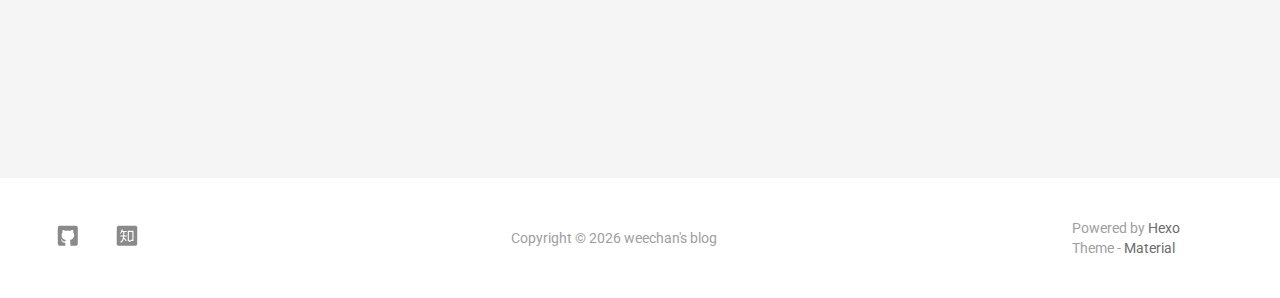
<file: archives/2018/index.html>
<!DOCTYPE html>
<html style="display: none;" lang="zh">
    <head>
    <meta charset="utf-8">
    <!--
        © Material Theme
        https://github.com/viosey/hexo-theme-material
        Version: 1.5.2 -->
    <script>
        window.materialVersion = "1.5.2"
        // Delete localstorage with these tags
        window.oldVersion = [
            'codestartv1',
            '1.3.4',
            '1.4.0',
            '1.4.0b1',
            '1.5.0'
        ]
    </script>

    <!-- dns prefetch -->
    <meta http-equiv="x-dns-prefetch-control" content="on">














    <!-- Meta & Info -->
    <meta http-equiv="X-UA-Compatible" content="IE=Edge,chrome=1">
    <meta name="renderer" content="webkit">
    <meta name="viewport" content="width=device-width, initial-scale=1, user-scalable=no">

    <!-- Title -->
    
    <title>
        
            归档: 2018 | 
        
        weechan&#39;s blog
    </title>

    <!-- Favicons -->
    <link rel="icon shortcut" type="image/ico" href="/img/favicon.png">
    <link rel="icon" href="/img/favicon.png">

    <meta name="format-detection" content="telephone=no"/>
    <meta name="description" itemprop="description" content="">
    <meta name="keywords" content="weechan的博客">
    <meta name="theme-color" content="#0097A7">

    <!-- Disable Fucking Bloody Baidu Tranformation -->
    <meta http-equiv="Cache-Control" content="no-transform" />
    <meta http-equiv="Cache-Control" content="no-siteapp" />

    <!--[if lte IE 9]>
        <link rel="stylesheet" href="/css/ie-blocker.css">

        
            <script src="/js/ie-blocker.zhCN.js"></script>
        
    <![endif]-->

    <!-- Import lsloader -->
    <script>(function(){window.lsloader={jsRunSequence:[],jsnamemap:{},cssnamemap:{}};lsloader.removeLS=function(a){try{localStorage.removeItem(a)}catch(b){}};lsloader.setLS=function(a,c){try{localStorage.setItem(a,c)}catch(b){}};lsloader.getLS=function(a){var c="";try{c=localStorage.getItem(a)}catch(b){c=""}return c};versionString="/*"+(window.materialVersion||"unknownVersion")+"*/";lsloader.clean=function(){try{var b=[];for(var a=0;a<localStorage.length;a++){b.push(localStorage.key(a))}b.forEach(function(e){var f=lsloader.getLS(e);if(window.oldVersion){var d=window.oldVersion.reduce(function(g,h){return g||f.indexOf("/*"+h+"*/")!==-1},false);if(d){lsloader.removeLS(e)}}})}catch(c){}};lsloader.clean();lsloader.load=function(f,a,b,d){if(typeof b==="boolean"){d=b;b=undefined}d=d||false;b=b||function(){};var e;e=this.getLS(f);if(e&&e.indexOf(versionString)===-1){this.removeLS(f);this.requestResource(f,a,b,d);return}if(e){var c=e.split(versionString)[0];if(c!=a){console.log("reload:"+a);this.removeLS(f);this.requestResource(f,a,b,d);return}e=e.split(versionString)[1];if(d){this.jsRunSequence.push({name:f,code:e});this.runjs(a,f,e)}else{document.getElementById(f).appendChild(document.createTextNode(e));b()}}else{this.requestResource(f,a,b,d)}};lsloader.requestResource=function(b,e,a,c){var d=this;if(c){this.iojs(e,b,function(h,f,g){d.setLS(f,h+versionString+g);d.runjs(h,f,g)})}else{this.iocss(e,b,function(f){document.getElementById(b).appendChild(document.createTextNode(f));d.setLS(b,e+versionString+f)},a)}};lsloader.iojs=function(d,b,g){var a=this;a.jsRunSequence.push({name:b,code:""});try{var f=new XMLHttpRequest();f.open("get",d,true);f.onreadystatechange=function(){if(f.readyState==4){if((f.status>=200&&f.status<300)||f.status==304){if(f.response!=""){g(d,b,f.response);return}}a.jsfallback(d,b)}};f.send(null)}catch(c){a.jsfallback(d,b)}};lsloader.iocss=function(f,c,h,a){var b=this;try{var g=new XMLHttpRequest();g.open("get",f,true);g.onreadystatechange=function(){if(g.readyState==4){if((g.status>=200&&g.status<300)||g.status==304){if(g.response!=""){h(g.response);a();return}}b.cssfallback(f,c,a)}};g.send(null)}catch(d){b.cssfallback(f,c,a)}};lsloader.iofonts=function(f,c,h,a){var b=this;try{var g=new XMLHttpRequest();g.open("get",f,true);g.onreadystatechange=function(){if(g.readyState==4){if((g.status>=200&&g.status<300)||g.status==304){if(g.response!=""){h(g.response);a();return}}b.cssfallback(f,c,a)}};g.send(null)}catch(d){b.cssfallback(f,c,a)}};lsloader.runjs=function(f,c,e){if(!!c&&!!e){for(var b in this.jsRunSequence){if(this.jsRunSequence[b].name==c){this.jsRunSequence[b].code=e}}}if(!!this.jsRunSequence[0]&&!!this.jsRunSequence[0].code&&this.jsRunSequence[0].status!="failed"){var a=document.createElement("script");a.appendChild(document.createTextNode(this.jsRunSequence[0].code));a.type="text/javascript";document.getElementsByTagName("head")[0].appendChild(a);this.jsRunSequence.shift();if(this.jsRunSequence.length>0){this.runjs()}}else{if(!!this.jsRunSequence[0]&&this.jsRunSequence[0].status=="failed"){var d=this;var a=document.createElement("script");a.src=this.jsRunSequence[0].path;a.type="text/javascript";this.jsRunSequence[0].status="loading";a.onload=function(){d.jsRunSequence.shift();if(d.jsRunSequence.length>0){d.runjs()}};document.body.appendChild(a)}}};lsloader.tagLoad=function(b,a){this.jsRunSequence.push({name:a,code:"",path:b,status:"failed"});this.runjs()};lsloader.jsfallback=function(c,b){if(!!this.jsnamemap[b]){return}else{this.jsnamemap[b]=b}for(var a in this.jsRunSequence){if(this.jsRunSequence[a].name==b){this.jsRunSequence[a].code="";this.jsRunSequence[a].status="failed";this.jsRunSequence[a].path=c}}this.runjs()};lsloader.cssfallback=function(e,c,b){if(!!this.cssnamemap[c]){return}else{this.cssnamemap[c]=1}var d=document.createElement("link");d.type="text/css";d.href=e;d.rel="stylesheet";d.onload=d.onerror=b;var a=document.getElementsByTagName("script")[0];a.parentNode.insertBefore(d,a)};lsloader.runInlineScript=function(c,b){var a=document.getElementById(b).innerText;this.jsRunSequence.push({name:c,code:a});this.runjs()}})();</script>

    <!-- Import queue -->
    <script>function Queue(){this.dataStore=[];this.offer=b;this.poll=d;this.execNext=a;this.debug=false;this.startDebug=c;function b(e){if(this.debug){console.log("Offered a Queued Function.")}if(typeof e==="function"){this.dataStore.push(e)}else{console.log("You must offer a function.")}}function d(){if(this.debug){console.log("Polled a Queued Function.")}return this.dataStore.shift()}function a(){var e=this.poll();if(e!==undefined){if(this.debug){console.log("Run a Queued Function.")}e()}}function c(){this.debug=true}}var queue=new Queue();</script>

    <!-- Import CSS -->
    
        <style id="material_css"></style><script>if(typeof window.lsLoadCSSMaxNums === "undefined")window.lsLoadCSSMaxNums = 0;window.lsLoadCSSMaxNums++;lsloader.load("material_css","/css/material.min.css?Z7a72R1E4SxzBKR/WGctOA==",function(){if(typeof window.lsLoadCSSNums === "undefined")window.lsLoadCSSNums = 0;window.lsLoadCSSNums++;if(window.lsLoadCSSNums == window.lsLoadCSSMaxNums)document.documentElement.style.display="";}, false)</script>
        <style id="style_css"></style><script>if(typeof window.lsLoadCSSMaxNums === "undefined")window.lsLoadCSSMaxNums = 0;window.lsLoadCSSMaxNums++;lsloader.load("style_css","/css/style.min.css?MKetZV3cUTfDxvMffaOezg==",function(){if(typeof window.lsLoadCSSNums === "undefined")window.lsLoadCSSNums = 0;window.lsLoadCSSNums++;if(window.lsLoadCSSNums == window.lsLoadCSSMaxNums)document.documentElement.style.display="";}, false)</script>

        

    

    

    <!-- Config CSS -->

<!-- Other Styles -->
<style>
  body, html {
    font-family: Roboto, "Helvetica Neue", Helvetica, "PingFang SC", "Hiragino Sans GB", "Microsoft YaHei", "微软雅黑", Arial, sans-serif;
    overflow-x: hidden !important;
  }
  
  code {
    font-family: Consolas, Monaco, 'Andale Mono', 'Ubuntu Mono', monospace;
  }

  a {
    color: #00838F;
  }

  .mdl-card__media,
  #search-label,
  #search-form-label:after,
  #scheme-Paradox .hot_tags-count,
  #scheme-Paradox .sidebar_archives-count,
  #scheme-Paradox .sidebar-colored .sidebar-header,
  #scheme-Paradox .sidebar-colored .sidebar-badge{
    background-color: #0097A7 !important;
  }

  /* Sidebar User Drop Down Menu Text Color */
  #scheme-Paradox .sidebar-colored .sidebar-nav>.dropdown>.dropdown-menu>li>a:hover,
  #scheme-Paradox .sidebar-colored .sidebar-nav>.dropdown>.dropdown-menu>li>a:focus {
    color: #0097A7 !important;
  }

  #post_entry-right-info,
  .sidebar-colored .sidebar-nav li:hover > a,
  .sidebar-colored .sidebar-nav li:hover > a i,
  .sidebar-colored .sidebar-nav li > a:hover,
  .sidebar-colored .sidebar-nav li > a:hover i,
  .sidebar-colored .sidebar-nav li > a:focus i,
  .sidebar-colored .sidebar-nav > .open > a,
  .sidebar-colored .sidebar-nav > .open > a:hover,
  .sidebar-colored .sidebar-nav > .open > a:focus,
  #ds-reset #ds-ctx .ds-ctx-entry .ds-ctx-head a {
    color: #0097A7 !important;
  }

  .toTop {
    background: #757575 !important;
  }

  .material-layout .material-post>.material-nav,
  .material-layout .material-index>.material-nav,
  .material-nav a {
    color: #757575;
  }

  #scheme-Paradox .MD-burger-layer {
    background-color: #757575;
  }

  #scheme-Paradox #post-toc-trigger-btn {
    color: #757575;
  }

  .post-toc a:hover {
    color: #00838F;
    text-decoration: underline;
  }

</style>


<!-- Theme Background Related-->

    <style>
      body{
        background-color: #F5F5F5;
      }

      /* blog_info bottom background */
      #scheme-Paradox .material-layout .something-else .mdl-card__supporting-text{
        background-color: #fff;
      }
    </style>




<!-- Fade Effect -->

    <style>
      .fade {
        transition: all 800ms linear;
        -webkit-transform: translate3d(0,0,0);
        -moz-transform: translate3d(0,0,0);
        -ms-transform: translate3d(0,0,0);
        -o-transform: translate3d(0,0,0);
        transform: translate3d(0,0,0);
        opacity: 1;
      }

      .fade.out{
        opacity: 0;
      }
    </style>


<!-- Import Font -->
<!-- Import Roboto -->

    <link href="https://fonts.googleapis.com/css?family=Roboto:300,400,500" rel="stylesheet">


<!-- Import Material Icons -->


    <style id="material_icons"></style><script>if(typeof window.lsLoadCSSMaxNums === "undefined")window.lsLoadCSSMaxNums = 0;window.lsLoadCSSMaxNums++;lsloader.load("material_icons","/css/material-icons.css?pqhB/Rd/ab0H2+kZp0RDmw==",function(){if(typeof window.lsLoadCSSNums === "undefined")window.lsLoadCSSNums = 0;window.lsLoadCSSNums++;if(window.lsLoadCSSNums == window.lsLoadCSSMaxNums)document.documentElement.style.display="";}, false)</script>




    <!-- Import jQuery -->
    
        <script>lsloader.load("jq_js","/js/jquery.min.js?qcusAULNeBksqffqUM2+Ig==", true)</script>
    

    <!-- WebAPP Icons -->
    <meta name="mobile-web-app-capable" content="yes">
    <meta name="application-name" content="weechan&#39;s blog">
    <meta name="msapplication-starturl" content="http://yoursite.com/archives/2018/">
    <meta name="msapplication-navbutton-color" content="#0097A7">
    <meta name="apple-mobile-web-app-capable" content="yes">
    <meta name="apple-mobile-web-app-title" content="weechan&#39;s blog">
    <meta name="apple-mobile-web-app-status-bar-style" content="black">
    <link rel="apple-touch-icon" href="/img/favicon.png">

    <!-- Site Verification -->
    
    

    <!-- RSS -->
    

    <!-- The Open Graph protocol -->
    <meta property="og:url" content="http://yoursite.com/archives/2018/">
    <meta property="og:type" content="blog">
    <meta property="og:title" content="归档: 2018 | weechan&#39;s blog">
    <meta property="og:image" content="/img/favicon.png">
    <meta property="og:description" content="">
    

    

    <!-- The Twitter Card protocol -->
    <meta name="twitter:card" content="summary_large_image">

    <!-- Add canonical link for SEO -->
    
        <link rel="canonical" href="http://yoursite.com/archives/2018/index.html" />
    

    <!-- Structured-data for SEO -->
    
        



    

    <!-- Analytics -->
    
    
    

    <!-- Custom Head -->
    

</head>


    
        <body id="scheme-Paradox" class="lazy">
            <div class="material-layout  mdl-js-layout has-drawer is-upgraded">
                

                <!-- Main Container -->
                <main class="material-layout__content" id="main">

                    <!-- Top Anchor -->
                    <div id="top"></div>

                    
                        <!-- Hamburger Button -->
                        <button class="MD-burger-icon sidebar-toggle">
                            <span class="MD-burger-layer"></span>
                        </button>
                    

                    <!-- Index Module -->
<div class="material-index mdl-grid">
    
    <div class="locate-thumbnail-symbol"></div>

    <!-- Pin on top -->
    

    <!-- Normal Post -->
    
        
            
                <!-- Paradox Thumbnail -->
                <div class="post_entry-module mdl-card mdl-shadow--2dp mdl-cell mdl-cell--12-col fade out">
    <!-- Post Thumbnail -->
    
        
            <!-- Random Thumbnail -->
            <div class="post_thumbnail-random mdl-card__media mdl-color-text--grey-50">
        
    

        <!-- Post Title -->
        <p class="article-headline-p"><a href="/2018/11/02/OkHttp缓存优化你的应用/">OkHttp缓存优化你的应用</a></p>
    </div>

    <!-- Post Excerpt -->
    <div class="mdl-color-text--grey-600 mdl-card__supporting-text post_entry-content">
        
            
        
        &nbsp;&nbsp;&nbsp;
        <span>
            <a href="/2018/11/02/OkHttp缓存优化你的应用/" target="_self">阅读全文</a>
        </span>
    </div>
    <!-- Post_entry Info-->
    <div id="post_entry-info">
        <div id="post_entry-left-info" class="mdl-card__supporting-text meta mdl-color-text--grey-600 ">
            <!-- Author Avatar -->
            <div id="author-avatar">
                <img src="/img/head.png" width="44px" height="44px" alt="weechan's avatar">
            </div>
            <div>
                <strong>weechan</strong>
                <span>11月 02, 2018</span>
            </div>
        </div>
        <div id="post_entry-right-info">
          

            

            

            <!-- Post Views -->
            <span class="post_entry-views">
            </span>
        </div>
    </div>
</div>

            
            
        
    
        
            
                <!-- Paradox Thumbnail -->
                <div class="post_entry-module mdl-card mdl-shadow--2dp mdl-cell mdl-cell--12-col fade out">
    <!-- Post Thumbnail -->
    
        
            <!-- Random Thumbnail -->
            <div class="post_thumbnail-random mdl-card__media mdl-color-text--grey-50">
        
    

        <!-- Post Title -->
        <p class="article-headline-p"><a href="/2018/11/02/构建Android HttpServer/"></a></p>
    </div>

    <!-- Post Excerpt -->
    <div class="mdl-color-text--grey-600 mdl-card__supporting-text post_entry-content">
        
            
        
        &nbsp;&nbsp;&nbsp;
        <span>
            <a href="/2018/11/02/构建Android HttpServer/" target="_self">阅读全文</a>
        </span>
    </div>
    <!-- Post_entry Info-->
    <div id="post_entry-info">
        <div id="post_entry-left-info" class="mdl-card__supporting-text meta mdl-color-text--grey-600 ">
            <!-- Author Avatar -->
            <div id="author-avatar">
                <img src="/img/head.png" width="44px" height="44px" alt="weechan's avatar">
            </div>
            <div>
                <strong>weechan</strong>
                <span>11月 02, 2018</span>
            </div>
        </div>
        <div id="post_entry-right-info">
          

            

            

            <!-- Post Views -->
            <span class="post_entry-views">
            </span>
        </div>
    </div>
</div>

            
            
        
    
        
            
                <!-- Paradox Thumbnail -->
                <div class="post_entry-module mdl-card mdl-shadow--2dp mdl-cell mdl-cell--12-col fade out">
    <!-- Post Thumbnail -->
    
        
            <!-- Random Thumbnail -->
            <div class="post_thumbnail-random mdl-card__media mdl-color-text--grey-50">
        
    

        <!-- Post Title -->
        <p class="article-headline-p"><a href="/2018/03/25/retrofit的基本用法/">Retorift的基本用法</a></p>
    </div>

    <!-- Post Excerpt -->
    <div class="mdl-color-text--grey-600 mdl-card__supporting-text post_entry-content">
        
            
        
        &nbsp;&nbsp;&nbsp;
        <span>
            <a href="/2018/03/25/retrofit的基本用法/" target="_self">阅读全文</a>
        </span>
    </div>
    <!-- Post_entry Info-->
    <div id="post_entry-info">
        <div id="post_entry-left-info" class="mdl-card__supporting-text meta mdl-color-text--grey-600 ">
            <!-- Author Avatar -->
            <div id="author-avatar">
                <img src="/img/head.png" width="44px" height="44px" alt="weechan's avatar">
            </div>
            <div>
                <strong>weechan</strong>
                <span>3月 25, 2018</span>
            </div>
        </div>
        <div id="post_entry-right-info">
          

            

            

            <!-- Post Views -->
            <span class="post_entry-views">
            </span>
        </div>
    </div>
</div>

            
            
        
    
        
            
                <!-- Paradox Thumbnail -->
                <div class="post_entry-module mdl-card mdl-shadow--2dp mdl-cell mdl-cell--12-col fade out">
    <!-- Post Thumbnail -->
    
        
            <!-- Random Thumbnail -->
            <div class="post_thumbnail-random mdl-card__media mdl-color-text--grey-50">
        
    

        <!-- Post Title -->
        <p class="article-headline-p"><a href="/2018/03/25/Room数据库的使用/">Room数据库的使用</a></p>
    </div>

    <!-- Post Excerpt -->
    <div class="mdl-color-text--grey-600 mdl-card__supporting-text post_entry-content">
        
            Room
        
        &nbsp;&nbsp;&nbsp;
        <span>
            <a href="/2018/03/25/Room数据库的使用/" target="_self">阅读全文</a>
        </span>
    </div>
    <!-- Post_entry Info-->
    <div id="post_entry-info">
        <div id="post_entry-left-info" class="mdl-card__supporting-text meta mdl-color-text--grey-600 ">
            <!-- Author Avatar -->
            <div id="author-avatar">
                <img src="/img/head.png" width="44px" height="44px" alt="weechan's avatar">
            </div>
            <div>
                <strong>weechan</strong>
                <span>3月 25, 2018</span>
            </div>
        </div>
        <div id="post_entry-right-info">
          

            

            

            <!-- Post Views -->
            <span class="post_entry-views">
            </span>
        </div>
    </div>
</div>

            
            
        
    
        
            
                <!-- Paradox Thumbnail -->
                <div class="post_entry-module mdl-card mdl-shadow--2dp mdl-cell mdl-cell--12-col fade out">
    <!-- Post Thumbnail -->
    
        
            <!-- Random Thumbnail -->
            <div class="post_thumbnail-random mdl-card__media mdl-color-text--grey-50">
        
    

        <!-- Post Title -->
        <p class="article-headline-p"><a href="/2018/03/25/SufaceView与TexutreView的一些解析/">SufaceView与TexutreView的简单解析</a></p>
    </div>

    <!-- Post Excerpt -->
    <div class="mdl-color-text--grey-600 mdl-card__supporting-text post_entry-content">
        
            
        
        &nbsp;&nbsp;&nbsp;
        <span>
            <a href="/2018/03/25/SufaceView与TexutreView的一些解析/" target="_self">阅读全文</a>
        </span>
    </div>
    <!-- Post_entry Info-->
    <div id="post_entry-info">
        <div id="post_entry-left-info" class="mdl-card__supporting-text meta mdl-color-text--grey-600 ">
            <!-- Author Avatar -->
            <div id="author-avatar">
                <img src="/img/head.png" width="44px" height="44px" alt="weechan's avatar">
            </div>
            <div>
                <strong>weechan</strong>
                <span>3月 25, 2018</span>
            </div>
        </div>
        <div id="post_entry-right-info">
          

            

            

            <!-- Post Views -->
            <span class="post_entry-views">
            </span>
        </div>
    </div>
</div>

            
            
        
    
        
            
                <!-- Paradox Thumbnail -->
                <div class="post_entry-module mdl-card mdl-shadow--2dp mdl-cell mdl-cell--12-col fade out">
    <!-- Post Thumbnail -->
    
        
            <!-- Random Thumbnail -->
            <div class="post_thumbnail-random mdl-card__media mdl-color-text--grey-50">
        
    

        <!-- Post Title -->
        <p class="article-headline-p"><a href="/2018/03/25/android使用mockito进行单元测试/">android使用mockito进行单元测试</a></p>
    </div>

    <!-- Post Excerpt -->
    <div class="mdl-color-text--grey-600 mdl-card__supporting-text post_entry-content">
        
            
        
        &nbsp;&nbsp;&nbsp;
        <span>
            <a href="/2018/03/25/android使用mockito进行单元测试/" target="_self">阅读全文</a>
        </span>
    </div>
    <!-- Post_entry Info-->
    <div id="post_entry-info">
        <div id="post_entry-left-info" class="mdl-card__supporting-text meta mdl-color-text--grey-600 ">
            <!-- Author Avatar -->
            <div id="author-avatar">
                <img src="/img/head.png" width="44px" height="44px" alt="weechan's avatar">
            </div>
            <div>
                <strong>weechan</strong>
                <span>3月 25, 2018</span>
            </div>
        </div>
        <div id="post_entry-right-info">
          

            

            

            <!-- Post Views -->
            <span class="post_entry-views">
            </span>
        </div>
    </div>
</div>

            
            
        
    
        
            
                <!-- Paradox Thumbnail -->
                <div class="post_entry-module mdl-card mdl-shadow--2dp mdl-cell mdl-cell--12-col fade out">
    <!-- Post Thumbnail -->
    
        
            <!-- Random Thumbnail -->
            <div class="post_thumbnail-random mdl-card__media mdl-color-text--grey-50">
        
    

        <!-- Post Title -->
        <p class="article-headline-p"><a href="/2018/03/25/hello-world/">Hello World</a></p>
    </div>

    <!-- Post Excerpt -->
    <div class="mdl-color-text--grey-600 mdl-card__supporting-text post_entry-content">
        
            Welcome to Hexo
        
        &nbsp;&nbsp;&nbsp;
        <span>
            <a href="/2018/03/25/hello-world/" target="_self">阅读全文</a>
        </span>
    </div>
    <!-- Post_entry Info-->
    <div id="post_entry-info">
        <div id="post_entry-left-info" class="mdl-card__supporting-text meta mdl-color-text--grey-600 ">
            <!-- Author Avatar -->
            <div id="author-avatar">
                <img src="/img/head.png" width="44px" height="44px" alt="weechan's avatar">
            </div>
            <div>
                <strong>weechan</strong>
                <span>3月 25, 2018</span>
            </div>
        </div>
        <div id="post_entry-right-info">
          

            

            

            <!-- Post Views -->
            <span class="post_entry-views">
            </span>
        </div>
    </div>
</div>

            
            
        
    

    

    
        <script type="text/ls-javascript" id="thumbnail-script">
    var randomNum;

    var locatePost = $('.locate-thumbnail-symbol').next();
    for(var i = 0; i < 10; i++) {
        randomNum = Math.floor(Math.random() * 19 + 1);

        locatePost.children('.post_thumbnail-random').attr('id', 'random_thumbnail-'+randomNum);
        locatePost.children('.post_thumbnail-random').attr('data-original', '/img/random/material-' + randomNum + '.png');
    $('.post_thumbnail-random').addClass('lazy');

        locatePost = locatePost.next();
    }
</script>

    
</div>


                    
                        <!-- Overlay For Active Sidebar -->
<div class="sidebar-overlay"></div>

<!-- Material sidebar -->
<aside id="sidebar" class="sidebar sidebar-colored sidebar-fixed-left" role="navigation">
    <div id="sidebar-main">
        <!-- Sidebar Header -->
        <div class="sidebar-header header-cover" style="background-image: url(/img/sidebar_header.png);">
    <!-- Top bar -->
    <div class="top-bar"></div>

    <!-- Sidebar toggle button -->
    <button type="button" class="sidebar-toggle mdl-button mdl-js-button mdl-js-ripple-effect mdl-button--icon" style="display: initial;" data-upgraded=",MaterialButton,MaterialRipple">
        <i class="material-icons">clear_all</i>
        <span class="mdl-button__ripple-container">
            <span class="mdl-ripple">
            </span>
        </span>
    </button>

    <!-- Sidebar Avatar -->
    <div class="sidebar-image">
        <img src="/img/head.png" alt="weechan's avatar">
    </div>

    <!-- Sidebar Email -->
    <a data-toggle="dropdown" class="sidebar-brand" href="#settings-dropdown">
        weechan@qq.com
        <b class="caret"></b>
    </a>
</div>


        <!-- Sidebar Navigation  -->
        <ul class="nav sidebar-nav">
    <!-- User dropdown  -->
    <li class="dropdown">
        <ul id="settings-dropdown" class="dropdown-menu">
            
                <li>
                    <a href="mailto: weechan@qq.com" target="_blank" title="Email Me">
                        
                            <i class="material-icons sidebar-material-icons sidebar-indent-left1pc-element">email</i>
                        
                        Email Me
                    </a>
                </li>
            
        </ul>
    </li>

    <!-- Homepage -->
    
        <li id="sidebar-first-li">
            <a href="/">
                
                    <i class="material-icons sidebar-material-icons">home</i>
                
                主页
            </a>
        </li>
        
    

    <!-- Archives  -->
    
        <li class="dropdown">
            <a href="#" class="ripple-effect dropdown-toggle" data-toggle="dropdown">
                
                    <i class="material-icons sidebar-material-icons">inbox</i>
                
                    归档
                <b class="caret"></b>
            </a>
            <ul class="dropdown-menu">
            <li>
                <a class="sidebar_archives-link" href="/archives/2018/11/">十一月 2018<span class="sidebar_archives-count">2</span></a></li><li><a class="sidebar_archives-link" href="/archives/2018/03/">三月 2018<span class="sidebar_archives-count">5</span></a>
            </ul>
        </li>
        
    

    <!-- Categories  -->
    

    <!-- Pages  -->
    

    <!-- Article Number  -->
    
</ul>


        <!-- Sidebar Footer -->
        <!--
I'm glad you use this theme, the development is no so easy, I hope you can keep the copyright, I will thank you so much.
If you still want to delete the copyrights, could you still retain the first one? Which namely "Theme Material"
It will not impact the appearance and can give developers a lot of support :)

很高兴您使用并喜欢该主题，开发不易 十分谢谢与希望您可以保留一下版权声明。
如果您仍然想删除的话 能否只保留第一项呢？即 "Theme Material"
它不会影响美观并可以给开发者很大的支持和动力。 :)
-->

<!-- Sidebar Divider -->

    <div class="sidebar-divider"></div>


<!-- Theme Material -->

    <a href="https://github.com/viosey/hexo-theme-material"  class="sidebar-footer-text-a" target="_blank">
        <div class="sidebar-text mdl-button mdl-js-button mdl-js-ripple-effect sidebar-footer-text-div" data-upgraded=",MaterialButton,MaterialRipple">
            主题 - Material
            <span class="sidebar-badge badge-circle">i</span>
        </div>
    </a>


<!-- Help & Support -->
<!--

-->

<!-- Feedback -->
<!--

-->

<!-- About Theme -->
<!--

-->

    </div>

    <!-- Sidebar Image -->
    

</aside>

                    

                    
                        <!-- Footer Top Button -->
                        <div id="back-to-top" class="toTop-wrap">
    <a href="#top" class="toTop">
        <i class="material-icons footer_top-i">expand_less</i>
    </a>
</div>

                    

                    <!--Footer-->
<footer class="mdl-mini-footer" id="bottom">
    
        <!-- Paradox Footer Left Section -->
        <div class="mdl-mini-footer--left-section sns-list">
    <!-- Twitter -->
    

    <!-- Facebook -->
    

    <!-- Google + -->
    

    <!-- Weibo -->
    

    <!-- Instagram -->
    

    <!-- Tumblr -->
    

    <!-- Github -->
    
        <a href="https://github.com/weeChanc" target="_blank">
            <button class="mdl-mini-footer--social-btn social-btn footer-sns-github">
                <span class="visuallyhidden">Github</span>
            </button><!--
     --></a>
    

    <!-- LinkedIn -->
    

    <!-- Zhihu -->
    
        <a href="https://www.zhihu.com/people/zhi-hu-zhe-ye-96-67-34/activities" target="_blank">
            <button class="mdl-mini-footer--social-btn social-btn footer-sns-zhihu">
                <span class="visuallyhidden">Zhihu</span>
            </button><!--
     --></a>
    

    <!-- Bilibili -->
    

    <!-- Telegram -->
    
    
    <!-- V2EX -->
    
</div>


        <!--Copyright-->
        <div id="copyright">
            Copyright&nbsp;©<script type="text/javascript">var fd = new Date();document.write("&nbsp;" + fd.getFullYear() + "&nbsp;");</script>weechan's blog
            
        </div>

        <!-- Paradox Footer Right Section -->

        <!--
        I am glad you use this theme, the development is no so easy, I hope you can keep the copyright.
        It will not impact the appearance and can give developers a lot of support :)

        很高兴您使用该主题，开发不易，希望您可以保留一下版权声明。
        它不会影响美观并可以给开发者很大的支持。 :)
        -->

        <div class="mdl-mini-footer--right-section">
            <div>
                <div class="footer-develop-div">Powered by <a href="https://hexo.io" target="_blank" class="footer-develop-a">Hexo</a></div>
                <div class="footer-develop-div">Theme - <a href="https://github.com/viosey/hexo-theme-material" target="_blank" class="footer-develop-a">Material</a></div>
            </div>
        </div>
    
</footer>


                    <!-- Import JS File -->

    <script>lsloader.load("lazyload_js","/js/lazyload.min.js?1BcfzuNXqV+ntF6gq+5X3Q==", true)</script>



    <script>lsloader.load("js_js","/js/js.min.js?V/53wGualMuiPM3xoetD5Q==", true)</script>



    <script>lsloader.load("np_js","/js/nprogress.js?pl3Qhb9lvqR1FlyLUna1Yw==", true)</script>


<script type="text/ls-javascript" id="NProgress-script">
    NProgress.configure({
        showSpinner: true
    });
    NProgress.start();
    $('#nprogress .bar').css({
        'background': '#29d'
    });
    $('#nprogress .peg').css({
        'box-shadow': '0 0 10px #29d, 0 0 15px #29d'
    });
    $('#nprogress .spinner-icon').css({
        'border-top-color': '#29d',
        'border-left-color': '#29d'
    });
    setTimeout(function() {
        NProgress.done();
        $('.fade').removeClass('out');
    }, 800);
</script>













<!-- UC Browser Compatible -->
<script>
	var agent = navigator.userAgent.toLowerCase();
	if(agent.indexOf('ucbrowser')>0) {
		document.write('<link rel="stylesheet" href="/css/uc.css">');
	   alert('由于 UC 浏览器使用极旧的内核，而本网站使用了一些新的特性。\n为了您能更好的浏览，推荐使用 Chrome 或 Firefox 浏览器。');
	}
</script>

<!-- Import prettify js  -->



<!-- Window Load -->
<!-- add class for prettify -->
<script type="text/ls-javascript" id="window-load">
    $(window).on('load', function() {
        // Post_Toc parent position fixed
        $('.post-toc-wrap').parent('.mdl-menu__container').css('position', 'fixed');
    });

    
    
</script>

<!-- MathJax Load-->


<!-- Bing Background -->


<script type="text/ls-javascript" id="lazy-load">
    // Offer LazyLoad
    queue.offer(function(){
        $('.lazy').lazyload({
            effect : 'show'
        });
    });

    // Start Queue
    $(document).ready(function(){
        setInterval(function(){
            queue.execNext();
        },200);
    });
</script>

<!-- Custom Footer -->



<script>
    (function(){
        var scriptList = document.querySelectorAll('script[type="text/ls-javascript"]')

        for (var i = 0; i < scriptList.length; ++i) {
            var item = scriptList[i];
            lsloader.runInlineScript(item.id,item.id);
        }
    })()
console.log('\n %c © Material Theme | Version: 1.5.2 | https://github.com/viosey/hexo-theme-material %c \n', 'color:#455a64;background:#e0e0e0;padding:5px 0;border-top-left-radius:5px;border-bottom-left-radius:5px;', 'color:#455a64;background:#e0e0e0;padding:5px 0;border-top-right-radius:5px;border-bottom-right-radius:5px;');
</script>

                </main>
            </div>
        </body>
    
</html>
</file>
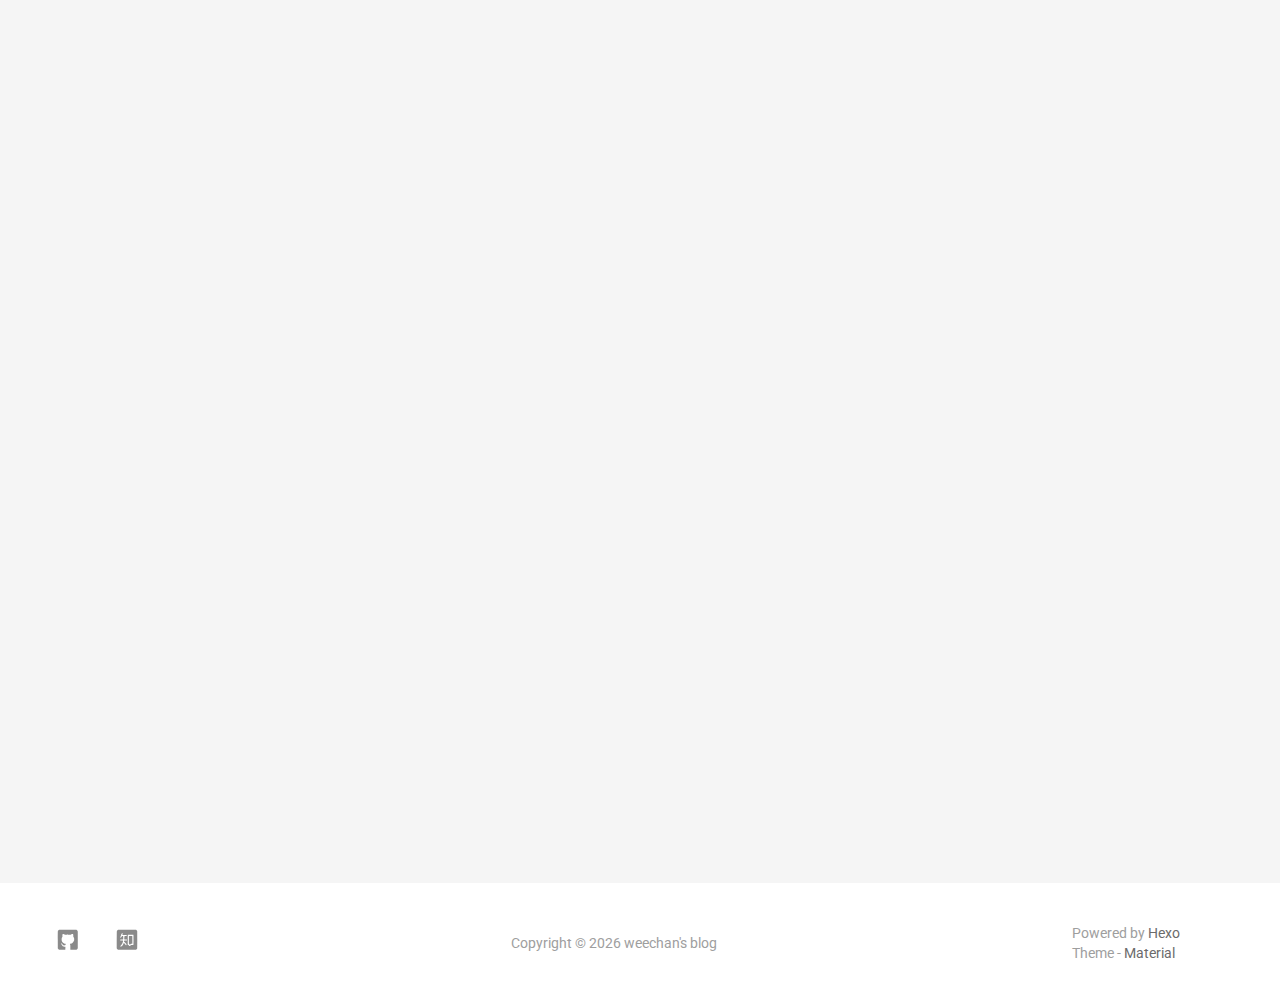
<file: archives/2018/03/index.html>
<!DOCTYPE html>
<html style="display: none;" lang="zh">
    <head>
    <meta charset="utf-8">
    <!--
        © Material Theme
        https://github.com/viosey/hexo-theme-material
        Version: 1.5.2 -->
    <script>
        window.materialVersion = "1.5.2"
        // Delete localstorage with these tags
        window.oldVersion = [
            'codestartv1',
            '1.3.4',
            '1.4.0',
            '1.4.0b1',
            '1.5.0'
        ]
    </script>

    <!-- dns prefetch -->
    <meta http-equiv="x-dns-prefetch-control" content="on">














    <!-- Meta & Info -->
    <meta http-equiv="X-UA-Compatible" content="IE=Edge,chrome=1">
    <meta name="renderer" content="webkit">
    <meta name="viewport" content="width=device-width, initial-scale=1, user-scalable=no">

    <!-- Title -->
    
    <title>
        
            归档: 2018/3 | 
        
        weechan&#39;s blog
    </title>

    <!-- Favicons -->
    <link rel="icon shortcut" type="image/ico" href="/img/favicon.png">
    <link rel="icon" href="/img/favicon.png">

    <meta name="format-detection" content="telephone=no"/>
    <meta name="description" itemprop="description" content="">
    <meta name="keywords" content="weechan的博客">
    <meta name="theme-color" content="#0097A7">

    <!-- Disable Fucking Bloody Baidu Tranformation -->
    <meta http-equiv="Cache-Control" content="no-transform" />
    <meta http-equiv="Cache-Control" content="no-siteapp" />

    <!--[if lte IE 9]>
        <link rel="stylesheet" href="/css/ie-blocker.css">

        
            <script src="/js/ie-blocker.zhCN.js"></script>
        
    <![endif]-->

    <!-- Import lsloader -->
    <script>(function(){window.lsloader={jsRunSequence:[],jsnamemap:{},cssnamemap:{}};lsloader.removeLS=function(a){try{localStorage.removeItem(a)}catch(b){}};lsloader.setLS=function(a,c){try{localStorage.setItem(a,c)}catch(b){}};lsloader.getLS=function(a){var c="";try{c=localStorage.getItem(a)}catch(b){c=""}return c};versionString="/*"+(window.materialVersion||"unknownVersion")+"*/";lsloader.clean=function(){try{var b=[];for(var a=0;a<localStorage.length;a++){b.push(localStorage.key(a))}b.forEach(function(e){var f=lsloader.getLS(e);if(window.oldVersion){var d=window.oldVersion.reduce(function(g,h){return g||f.indexOf("/*"+h+"*/")!==-1},false);if(d){lsloader.removeLS(e)}}})}catch(c){}};lsloader.clean();lsloader.load=function(f,a,b,d){if(typeof b==="boolean"){d=b;b=undefined}d=d||false;b=b||function(){};var e;e=this.getLS(f);if(e&&e.indexOf(versionString)===-1){this.removeLS(f);this.requestResource(f,a,b,d);return}if(e){var c=e.split(versionString)[0];if(c!=a){console.log("reload:"+a);this.removeLS(f);this.requestResource(f,a,b,d);return}e=e.split(versionString)[1];if(d){this.jsRunSequence.push({name:f,code:e});this.runjs(a,f,e)}else{document.getElementById(f).appendChild(document.createTextNode(e));b()}}else{this.requestResource(f,a,b,d)}};lsloader.requestResource=function(b,e,a,c){var d=this;if(c){this.iojs(e,b,function(h,f,g){d.setLS(f,h+versionString+g);d.runjs(h,f,g)})}else{this.iocss(e,b,function(f){document.getElementById(b).appendChild(document.createTextNode(f));d.setLS(b,e+versionString+f)},a)}};lsloader.iojs=function(d,b,g){var a=this;a.jsRunSequence.push({name:b,code:""});try{var f=new XMLHttpRequest();f.open("get",d,true);f.onreadystatechange=function(){if(f.readyState==4){if((f.status>=200&&f.status<300)||f.status==304){if(f.response!=""){g(d,b,f.response);return}}a.jsfallback(d,b)}};f.send(null)}catch(c){a.jsfallback(d,b)}};lsloader.iocss=function(f,c,h,a){var b=this;try{var g=new XMLHttpRequest();g.open("get",f,true);g.onreadystatechange=function(){if(g.readyState==4){if((g.status>=200&&g.status<300)||g.status==304){if(g.response!=""){h(g.response);a();return}}b.cssfallback(f,c,a)}};g.send(null)}catch(d){b.cssfallback(f,c,a)}};lsloader.iofonts=function(f,c,h,a){var b=this;try{var g=new XMLHttpRequest();g.open("get",f,true);g.onreadystatechange=function(){if(g.readyState==4){if((g.status>=200&&g.status<300)||g.status==304){if(g.response!=""){h(g.response);a();return}}b.cssfallback(f,c,a)}};g.send(null)}catch(d){b.cssfallback(f,c,a)}};lsloader.runjs=function(f,c,e){if(!!c&&!!e){for(var b in this.jsRunSequence){if(this.jsRunSequence[b].name==c){this.jsRunSequence[b].code=e}}}if(!!this.jsRunSequence[0]&&!!this.jsRunSequence[0].code&&this.jsRunSequence[0].status!="failed"){var a=document.createElement("script");a.appendChild(document.createTextNode(this.jsRunSequence[0].code));a.type="text/javascript";document.getElementsByTagName("head")[0].appendChild(a);this.jsRunSequence.shift();if(this.jsRunSequence.length>0){this.runjs()}}else{if(!!this.jsRunSequence[0]&&this.jsRunSequence[0].status=="failed"){var d=this;var a=document.createElement("script");a.src=this.jsRunSequence[0].path;a.type="text/javascript";this.jsRunSequence[0].status="loading";a.onload=function(){d.jsRunSequence.shift();if(d.jsRunSequence.length>0){d.runjs()}};document.body.appendChild(a)}}};lsloader.tagLoad=function(b,a){this.jsRunSequence.push({name:a,code:"",path:b,status:"failed"});this.runjs()};lsloader.jsfallback=function(c,b){if(!!this.jsnamemap[b]){return}else{this.jsnamemap[b]=b}for(var a in this.jsRunSequence){if(this.jsRunSequence[a].name==b){this.jsRunSequence[a].code="";this.jsRunSequence[a].status="failed";this.jsRunSequence[a].path=c}}this.runjs()};lsloader.cssfallback=function(e,c,b){if(!!this.cssnamemap[c]){return}else{this.cssnamemap[c]=1}var d=document.createElement("link");d.type="text/css";d.href=e;d.rel="stylesheet";d.onload=d.onerror=b;var a=document.getElementsByTagName("script")[0];a.parentNode.insertBefore(d,a)};lsloader.runInlineScript=function(c,b){var a=document.getElementById(b).innerText;this.jsRunSequence.push({name:c,code:a});this.runjs()}})();</script>

    <!-- Import queue -->
    <script>function Queue(){this.dataStore=[];this.offer=b;this.poll=d;this.execNext=a;this.debug=false;this.startDebug=c;function b(e){if(this.debug){console.log("Offered a Queued Function.")}if(typeof e==="function"){this.dataStore.push(e)}else{console.log("You must offer a function.")}}function d(){if(this.debug){console.log("Polled a Queued Function.")}return this.dataStore.shift()}function a(){var e=this.poll();if(e!==undefined){if(this.debug){console.log("Run a Queued Function.")}e()}}function c(){this.debug=true}}var queue=new Queue();</script>

    <!-- Import CSS -->
    
        <style id="material_css"></style><script>if(typeof window.lsLoadCSSMaxNums === "undefined")window.lsLoadCSSMaxNums = 0;window.lsLoadCSSMaxNums++;lsloader.load("material_css","/css/material.min.css?Z7a72R1E4SxzBKR/WGctOA==",function(){if(typeof window.lsLoadCSSNums === "undefined")window.lsLoadCSSNums = 0;window.lsLoadCSSNums++;if(window.lsLoadCSSNums == window.lsLoadCSSMaxNums)document.documentElement.style.display="";}, false)</script>
        <style id="style_css"></style><script>if(typeof window.lsLoadCSSMaxNums === "undefined")window.lsLoadCSSMaxNums = 0;window.lsLoadCSSMaxNums++;lsloader.load("style_css","/css/style.min.css?MKetZV3cUTfDxvMffaOezg==",function(){if(typeof window.lsLoadCSSNums === "undefined")window.lsLoadCSSNums = 0;window.lsLoadCSSNums++;if(window.lsLoadCSSNums == window.lsLoadCSSMaxNums)document.documentElement.style.display="";}, false)</script>

        

    

    

    <!-- Config CSS -->

<!-- Other Styles -->
<style>
  body, html {
    font-family: Roboto, "Helvetica Neue", Helvetica, "PingFang SC", "Hiragino Sans GB", "Microsoft YaHei", "微软雅黑", Arial, sans-serif;
    overflow-x: hidden !important;
  }
  
  code {
    font-family: Consolas, Monaco, 'Andale Mono', 'Ubuntu Mono', monospace;
  }

  a {
    color: #00838F;
  }

  .mdl-card__media,
  #search-label,
  #search-form-label:after,
  #scheme-Paradox .hot_tags-count,
  #scheme-Paradox .sidebar_archives-count,
  #scheme-Paradox .sidebar-colored .sidebar-header,
  #scheme-Paradox .sidebar-colored .sidebar-badge{
    background-color: #0097A7 !important;
  }

  /* Sidebar User Drop Down Menu Text Color */
  #scheme-Paradox .sidebar-colored .sidebar-nav>.dropdown>.dropdown-menu>li>a:hover,
  #scheme-Paradox .sidebar-colored .sidebar-nav>.dropdown>.dropdown-menu>li>a:focus {
    color: #0097A7 !important;
  }

  #post_entry-right-info,
  .sidebar-colored .sidebar-nav li:hover > a,
  .sidebar-colored .sidebar-nav li:hover > a i,
  .sidebar-colored .sidebar-nav li > a:hover,
  .sidebar-colored .sidebar-nav li > a:hover i,
  .sidebar-colored .sidebar-nav li > a:focus i,
  .sidebar-colored .sidebar-nav > .open > a,
  .sidebar-colored .sidebar-nav > .open > a:hover,
  .sidebar-colored .sidebar-nav > .open > a:focus,
  #ds-reset #ds-ctx .ds-ctx-entry .ds-ctx-head a {
    color: #0097A7 !important;
  }

  .toTop {
    background: #757575 !important;
  }

  .material-layout .material-post>.material-nav,
  .material-layout .material-index>.material-nav,
  .material-nav a {
    color: #757575;
  }

  #scheme-Paradox .MD-burger-layer {
    background-color: #757575;
  }

  #scheme-Paradox #post-toc-trigger-btn {
    color: #757575;
  }

  .post-toc a:hover {
    color: #00838F;
    text-decoration: underline;
  }

</style>


<!-- Theme Background Related-->

    <style>
      body{
        background-color: #F5F5F5;
      }

      /* blog_info bottom background */
      #scheme-Paradox .material-layout .something-else .mdl-card__supporting-text{
        background-color: #fff;
      }
    </style>




<!-- Fade Effect -->

    <style>
      .fade {
        transition: all 800ms linear;
        -webkit-transform: translate3d(0,0,0);
        -moz-transform: translate3d(0,0,0);
        -ms-transform: translate3d(0,0,0);
        -o-transform: translate3d(0,0,0);
        transform: translate3d(0,0,0);
        opacity: 1;
      }

      .fade.out{
        opacity: 0;
      }
    </style>


<!-- Import Font -->
<!-- Import Roboto -->

    <link href="https://fonts.googleapis.com/css?family=Roboto:300,400,500" rel="stylesheet">


<!-- Import Material Icons -->


    <style id="material_icons"></style><script>if(typeof window.lsLoadCSSMaxNums === "undefined")window.lsLoadCSSMaxNums = 0;window.lsLoadCSSMaxNums++;lsloader.load("material_icons","/css/material-icons.css?pqhB/Rd/ab0H2+kZp0RDmw==",function(){if(typeof window.lsLoadCSSNums === "undefined")window.lsLoadCSSNums = 0;window.lsLoadCSSNums++;if(window.lsLoadCSSNums == window.lsLoadCSSMaxNums)document.documentElement.style.display="";}, false)</script>




    <!-- Import jQuery -->
    
        <script>lsloader.load("jq_js","/js/jquery.min.js?qcusAULNeBksqffqUM2+Ig==", true)</script>
    

    <!-- WebAPP Icons -->
    <meta name="mobile-web-app-capable" content="yes">
    <meta name="application-name" content="weechan&#39;s blog">
    <meta name="msapplication-starturl" content="http://yoursite.com/archives/2018/03/">
    <meta name="msapplication-navbutton-color" content="#0097A7">
    <meta name="apple-mobile-web-app-capable" content="yes">
    <meta name="apple-mobile-web-app-title" content="weechan&#39;s blog">
    <meta name="apple-mobile-web-app-status-bar-style" content="black">
    <link rel="apple-touch-icon" href="/img/favicon.png">

    <!-- Site Verification -->
    
    

    <!-- RSS -->
    

    <!-- The Open Graph protocol -->
    <meta property="og:url" content="http://yoursite.com/archives/2018/03/">
    <meta property="og:type" content="blog">
    <meta property="og:title" content="归档: 2018/3 | weechan&#39;s blog">
    <meta property="og:image" content="/img/favicon.png">
    <meta property="og:description" content="">
    

    

    <!-- The Twitter Card protocol -->
    <meta name="twitter:card" content="summary_large_image">

    <!-- Add canonical link for SEO -->
    
        <link rel="canonical" href="http://yoursite.com/archives/2018/03/index.html" />
    

    <!-- Structured-data for SEO -->
    
        



    

    <!-- Analytics -->
    
    
    

    <!-- Custom Head -->
    

</head>


    
        <body id="scheme-Paradox" class="lazy">
            <div class="material-layout  mdl-js-layout has-drawer is-upgraded">
                

                <!-- Main Container -->
                <main class="material-layout__content" id="main">

                    <!-- Top Anchor -->
                    <div id="top"></div>

                    
                        <!-- Hamburger Button -->
                        <button class="MD-burger-icon sidebar-toggle">
                            <span class="MD-burger-layer"></span>
                        </button>
                    

                    <!-- Index Module -->
<div class="material-index mdl-grid">
    
    <div class="locate-thumbnail-symbol"></div>

    <!-- Pin on top -->
    

    <!-- Normal Post -->
    
        
            
                <!-- Paradox Thumbnail -->
                <div class="post_entry-module mdl-card mdl-shadow--2dp mdl-cell mdl-cell--12-col fade out">
    <!-- Post Thumbnail -->
    
        
            <!-- Random Thumbnail -->
            <div class="post_thumbnail-random mdl-card__media mdl-color-text--grey-50">
        
    

        <!-- Post Title -->
        <p class="article-headline-p"><a href="/2018/03/25/retrofit的基本用法/">Retorift的基本用法</a></p>
    </div>

    <!-- Post Excerpt -->
    <div class="mdl-color-text--grey-600 mdl-card__supporting-text post_entry-content">
        
            
        
        &nbsp;&nbsp;&nbsp;
        <span>
            <a href="/2018/03/25/retrofit的基本用法/" target="_self">阅读全文</a>
        </span>
    </div>
    <!-- Post_entry Info-->
    <div id="post_entry-info">
        <div id="post_entry-left-info" class="mdl-card__supporting-text meta mdl-color-text--grey-600 ">
            <!-- Author Avatar -->
            <div id="author-avatar">
                <img src="/img/head.png" width="44px" height="44px" alt="weechan's avatar">
            </div>
            <div>
                <strong>weechan</strong>
                <span>3月 25, 2018</span>
            </div>
        </div>
        <div id="post_entry-right-info">
          

            

            

            <!-- Post Views -->
            <span class="post_entry-views">
            </span>
        </div>
    </div>
</div>

            
            
        
    
        
            
                <!-- Paradox Thumbnail -->
                <div class="post_entry-module mdl-card mdl-shadow--2dp mdl-cell mdl-cell--12-col fade out">
    <!-- Post Thumbnail -->
    
        
            <!-- Random Thumbnail -->
            <div class="post_thumbnail-random mdl-card__media mdl-color-text--grey-50">
        
    

        <!-- Post Title -->
        <p class="article-headline-p"><a href="/2018/03/25/Room数据库的使用/">Room数据库的使用</a></p>
    </div>

    <!-- Post Excerpt -->
    <div class="mdl-color-text--grey-600 mdl-card__supporting-text post_entry-content">
        
            Room
        
        &nbsp;&nbsp;&nbsp;
        <span>
            <a href="/2018/03/25/Room数据库的使用/" target="_self">阅读全文</a>
        </span>
    </div>
    <!-- Post_entry Info-->
    <div id="post_entry-info">
        <div id="post_entry-left-info" class="mdl-card__supporting-text meta mdl-color-text--grey-600 ">
            <!-- Author Avatar -->
            <div id="author-avatar">
                <img src="/img/head.png" width="44px" height="44px" alt="weechan's avatar">
            </div>
            <div>
                <strong>weechan</strong>
                <span>3月 25, 2018</span>
            </div>
        </div>
        <div id="post_entry-right-info">
          

            

            

            <!-- Post Views -->
            <span class="post_entry-views">
            </span>
        </div>
    </div>
</div>

            
            
        
    
        
            
                <!-- Paradox Thumbnail -->
                <div class="post_entry-module mdl-card mdl-shadow--2dp mdl-cell mdl-cell--12-col fade out">
    <!-- Post Thumbnail -->
    
        
            <!-- Random Thumbnail -->
            <div class="post_thumbnail-random mdl-card__media mdl-color-text--grey-50">
        
    

        <!-- Post Title -->
        <p class="article-headline-p"><a href="/2018/03/25/SufaceView与TexutreView的一些解析/">SufaceView与TexutreView的简单解析</a></p>
    </div>

    <!-- Post Excerpt -->
    <div class="mdl-color-text--grey-600 mdl-card__supporting-text post_entry-content">
        
            
        
        &nbsp;&nbsp;&nbsp;
        <span>
            <a href="/2018/03/25/SufaceView与TexutreView的一些解析/" target="_self">阅读全文</a>
        </span>
    </div>
    <!-- Post_entry Info-->
    <div id="post_entry-info">
        <div id="post_entry-left-info" class="mdl-card__supporting-text meta mdl-color-text--grey-600 ">
            <!-- Author Avatar -->
            <div id="author-avatar">
                <img src="/img/head.png" width="44px" height="44px" alt="weechan's avatar">
            </div>
            <div>
                <strong>weechan</strong>
                <span>3月 25, 2018</span>
            </div>
        </div>
        <div id="post_entry-right-info">
          

            

            

            <!-- Post Views -->
            <span class="post_entry-views">
            </span>
        </div>
    </div>
</div>

            
            
        
    
        
            
                <!-- Paradox Thumbnail -->
                <div class="post_entry-module mdl-card mdl-shadow--2dp mdl-cell mdl-cell--12-col fade out">
    <!-- Post Thumbnail -->
    
        
            <!-- Random Thumbnail -->
            <div class="post_thumbnail-random mdl-card__media mdl-color-text--grey-50">
        
    

        <!-- Post Title -->
        <p class="article-headline-p"><a href="/2018/03/25/android使用mockito进行单元测试/">android使用mockito进行单元测试</a></p>
    </div>

    <!-- Post Excerpt -->
    <div class="mdl-color-text--grey-600 mdl-card__supporting-text post_entry-content">
        
            
        
        &nbsp;&nbsp;&nbsp;
        <span>
            <a href="/2018/03/25/android使用mockito进行单元测试/" target="_self">阅读全文</a>
        </span>
    </div>
    <!-- Post_entry Info-->
    <div id="post_entry-info">
        <div id="post_entry-left-info" class="mdl-card__supporting-text meta mdl-color-text--grey-600 ">
            <!-- Author Avatar -->
            <div id="author-avatar">
                <img src="/img/head.png" width="44px" height="44px" alt="weechan's avatar">
            </div>
            <div>
                <strong>weechan</strong>
                <span>3月 25, 2018</span>
            </div>
        </div>
        <div id="post_entry-right-info">
          

            

            

            <!-- Post Views -->
            <span class="post_entry-views">
            </span>
        </div>
    </div>
</div>

            
            
        
    
        
            
                <!-- Paradox Thumbnail -->
                <div class="post_entry-module mdl-card mdl-shadow--2dp mdl-cell mdl-cell--12-col fade out">
    <!-- Post Thumbnail -->
    
        
            <!-- Random Thumbnail -->
            <div class="post_thumbnail-random mdl-card__media mdl-color-text--grey-50">
        
    

        <!-- Post Title -->
        <p class="article-headline-p"><a href="/2018/03/25/hello-world/">Hello World</a></p>
    </div>

    <!-- Post Excerpt -->
    <div class="mdl-color-text--grey-600 mdl-card__supporting-text post_entry-content">
        
            Welcome to Hexo
        
        &nbsp;&nbsp;&nbsp;
        <span>
            <a href="/2018/03/25/hello-world/" target="_self">阅读全文</a>
        </span>
    </div>
    <!-- Post_entry Info-->
    <div id="post_entry-info">
        <div id="post_entry-left-info" class="mdl-card__supporting-text meta mdl-color-text--grey-600 ">
            <!-- Author Avatar -->
            <div id="author-avatar">
                <img src="/img/head.png" width="44px" height="44px" alt="weechan's avatar">
            </div>
            <div>
                <strong>weechan</strong>
                <span>3月 25, 2018</span>
            </div>
        </div>
        <div id="post_entry-right-info">
          

            

            

            <!-- Post Views -->
            <span class="post_entry-views">
            </span>
        </div>
    </div>
</div>

            
            
        
    

    

    
        <script type="text/ls-javascript" id="thumbnail-script">
    var randomNum;

    var locatePost = $('.locate-thumbnail-symbol').next();
    for(var i = 0; i < 10; i++) {
        randomNum = Math.floor(Math.random() * 19 + 1);

        locatePost.children('.post_thumbnail-random').attr('id', 'random_thumbnail-'+randomNum);
        locatePost.children('.post_thumbnail-random').attr('data-original', '/img/random/material-' + randomNum + '.png');
    $('.post_thumbnail-random').addClass('lazy');

        locatePost = locatePost.next();
    }
</script>

    
</div>


                    
                        <!-- Overlay For Active Sidebar -->
<div class="sidebar-overlay"></div>

<!-- Material sidebar -->
<aside id="sidebar" class="sidebar sidebar-colored sidebar-fixed-left" role="navigation">
    <div id="sidebar-main">
        <!-- Sidebar Header -->
        <div class="sidebar-header header-cover" style="background-image: url(/img/sidebar_header.png);">
    <!-- Top bar -->
    <div class="top-bar"></div>

    <!-- Sidebar toggle button -->
    <button type="button" class="sidebar-toggle mdl-button mdl-js-button mdl-js-ripple-effect mdl-button--icon" style="display: initial;" data-upgraded=",MaterialButton,MaterialRipple">
        <i class="material-icons">clear_all</i>
        <span class="mdl-button__ripple-container">
            <span class="mdl-ripple">
            </span>
        </span>
    </button>

    <!-- Sidebar Avatar -->
    <div class="sidebar-image">
        <img src="/img/head.png" alt="weechan's avatar">
    </div>

    <!-- Sidebar Email -->
    <a data-toggle="dropdown" class="sidebar-brand" href="#settings-dropdown">
        weechan@qq.com
        <b class="caret"></b>
    </a>
</div>


        <!-- Sidebar Navigation  -->
        <ul class="nav sidebar-nav">
    <!-- User dropdown  -->
    <li class="dropdown">
        <ul id="settings-dropdown" class="dropdown-menu">
            
                <li>
                    <a href="mailto: weechan@qq.com" target="_blank" title="Email Me">
                        
                            <i class="material-icons sidebar-material-icons sidebar-indent-left1pc-element">email</i>
                        
                        Email Me
                    </a>
                </li>
            
        </ul>
    </li>

    <!-- Homepage -->
    
        <li id="sidebar-first-li">
            <a href="/">
                
                    <i class="material-icons sidebar-material-icons">home</i>
                
                主页
            </a>
        </li>
        
    

    <!-- Archives  -->
    
        <li class="dropdown">
            <a href="#" class="ripple-effect dropdown-toggle" data-toggle="dropdown">
                
                    <i class="material-icons sidebar-material-icons">inbox</i>
                
                    归档
                <b class="caret"></b>
            </a>
            <ul class="dropdown-menu">
            <li>
                <a class="sidebar_archives-link" href="/archives/2018/11/">十一月 2018<span class="sidebar_archives-count">2</span></a></li><li><a class="sidebar_archives-link" href="/archives/2018/03/">三月 2018<span class="sidebar_archives-count">5</span></a>
            </ul>
        </li>
        
    

    <!-- Categories  -->
    

    <!-- Pages  -->
    

    <!-- Article Number  -->
    
</ul>


        <!-- Sidebar Footer -->
        <!--
I'm glad you use this theme, the development is no so easy, I hope you can keep the copyright, I will thank you so much.
If you still want to delete the copyrights, could you still retain the first one? Which namely "Theme Material"
It will not impact the appearance and can give developers a lot of support :)

很高兴您使用并喜欢该主题，开发不易 十分谢谢与希望您可以保留一下版权声明。
如果您仍然想删除的话 能否只保留第一项呢？即 "Theme Material"
它不会影响美观并可以给开发者很大的支持和动力。 :)
-->

<!-- Sidebar Divider -->

    <div class="sidebar-divider"></div>


<!-- Theme Material -->

    <a href="https://github.com/viosey/hexo-theme-material"  class="sidebar-footer-text-a" target="_blank">
        <div class="sidebar-text mdl-button mdl-js-button mdl-js-ripple-effect sidebar-footer-text-div" data-upgraded=",MaterialButton,MaterialRipple">
            主题 - Material
            <span class="sidebar-badge badge-circle">i</span>
        </div>
    </a>


<!-- Help & Support -->
<!--

-->

<!-- Feedback -->
<!--

-->

<!-- About Theme -->
<!--

-->

    </div>

    <!-- Sidebar Image -->
    

</aside>

                    

                    
                        <!-- Footer Top Button -->
                        <div id="back-to-top" class="toTop-wrap">
    <a href="#top" class="toTop">
        <i class="material-icons footer_top-i">expand_less</i>
    </a>
</div>

                    

                    <!--Footer-->
<footer class="mdl-mini-footer" id="bottom">
    
        <!-- Paradox Footer Left Section -->
        <div class="mdl-mini-footer--left-section sns-list">
    <!-- Twitter -->
    

    <!-- Facebook -->
    

    <!-- Google + -->
    

    <!-- Weibo -->
    

    <!-- Instagram -->
    

    <!-- Tumblr -->
    

    <!-- Github -->
    
        <a href="https://github.com/weeChanc" target="_blank">
            <button class="mdl-mini-footer--social-btn social-btn footer-sns-github">
                <span class="visuallyhidden">Github</span>
            </button><!--
     --></a>
    

    <!-- LinkedIn -->
    

    <!-- Zhihu -->
    
        <a href="https://www.zhihu.com/people/zhi-hu-zhe-ye-96-67-34/activities" target="_blank">
            <button class="mdl-mini-footer--social-btn social-btn footer-sns-zhihu">
                <span class="visuallyhidden">Zhihu</span>
            </button><!--
     --></a>
    

    <!-- Bilibili -->
    

    <!-- Telegram -->
    
    
    <!-- V2EX -->
    
</div>


        <!--Copyright-->
        <div id="copyright">
            Copyright&nbsp;©<script type="text/javascript">var fd = new Date();document.write("&nbsp;" + fd.getFullYear() + "&nbsp;");</script>weechan's blog
            
        </div>

        <!-- Paradox Footer Right Section -->

        <!--
        I am glad you use this theme, the development is no so easy, I hope you can keep the copyright.
        It will not impact the appearance and can give developers a lot of support :)

        很高兴您使用该主题，开发不易，希望您可以保留一下版权声明。
        它不会影响美观并可以给开发者很大的支持。 :)
        -->

        <div class="mdl-mini-footer--right-section">
            <div>
                <div class="footer-develop-div">Powered by <a href="https://hexo.io" target="_blank" class="footer-develop-a">Hexo</a></div>
                <div class="footer-develop-div">Theme - <a href="https://github.com/viosey/hexo-theme-material" target="_blank" class="footer-develop-a">Material</a></div>
            </div>
        </div>
    
</footer>


                    <!-- Import JS File -->

    <script>lsloader.load("lazyload_js","/js/lazyload.min.js?1BcfzuNXqV+ntF6gq+5X3Q==", true)</script>



    <script>lsloader.load("js_js","/js/js.min.js?V/53wGualMuiPM3xoetD5Q==", true)</script>



    <script>lsloader.load("np_js","/js/nprogress.js?pl3Qhb9lvqR1FlyLUna1Yw==", true)</script>


<script type="text/ls-javascript" id="NProgress-script">
    NProgress.configure({
        showSpinner: true
    });
    NProgress.start();
    $('#nprogress .bar').css({
        'background': '#29d'
    });
    $('#nprogress .peg').css({
        'box-shadow': '0 0 10px #29d, 0 0 15px #29d'
    });
    $('#nprogress .spinner-icon').css({
        'border-top-color': '#29d',
        'border-left-color': '#29d'
    });
    setTimeout(function() {
        NProgress.done();
        $('.fade').removeClass('out');
    }, 800);
</script>













<!-- UC Browser Compatible -->
<script>
	var agent = navigator.userAgent.toLowerCase();
	if(agent.indexOf('ucbrowser')>0) {
		document.write('<link rel="stylesheet" href="/css/uc.css">');
	   alert('由于 UC 浏览器使用极旧的内核，而本网站使用了一些新的特性。\n为了您能更好的浏览，推荐使用 Chrome 或 Firefox 浏览器。');
	}
</script>

<!-- Import prettify js  -->



<!-- Window Load -->
<!-- add class for prettify -->
<script type="text/ls-javascript" id="window-load">
    $(window).on('load', function() {
        // Post_Toc parent position fixed
        $('.post-toc-wrap').parent('.mdl-menu__container').css('position', 'fixed');
    });

    
    
</script>

<!-- MathJax Load-->


<!-- Bing Background -->


<script type="text/ls-javascript" id="lazy-load">
    // Offer LazyLoad
    queue.offer(function(){
        $('.lazy').lazyload({
            effect : 'show'
        });
    });

    // Start Queue
    $(document).ready(function(){
        setInterval(function(){
            queue.execNext();
        },200);
    });
</script>

<!-- Custom Footer -->



<script>
    (function(){
        var scriptList = document.querySelectorAll('script[type="text/ls-javascript"]')

        for (var i = 0; i < scriptList.length; ++i) {
            var item = scriptList[i];
            lsloader.runInlineScript(item.id,item.id);
        }
    })()
console.log('\n %c © Material Theme | Version: 1.5.2 | https://github.com/viosey/hexo-theme-material %c \n', 'color:#455a64;background:#e0e0e0;padding:5px 0;border-top-left-radius:5px;border-bottom-left-radius:5px;', 'color:#455a64;background:#e0e0e0;padding:5px 0;border-top-right-radius:5px;border-bottom-right-radius:5px;');
</script>

                </main>
            </div>
        </body>
    
</html>
</file>
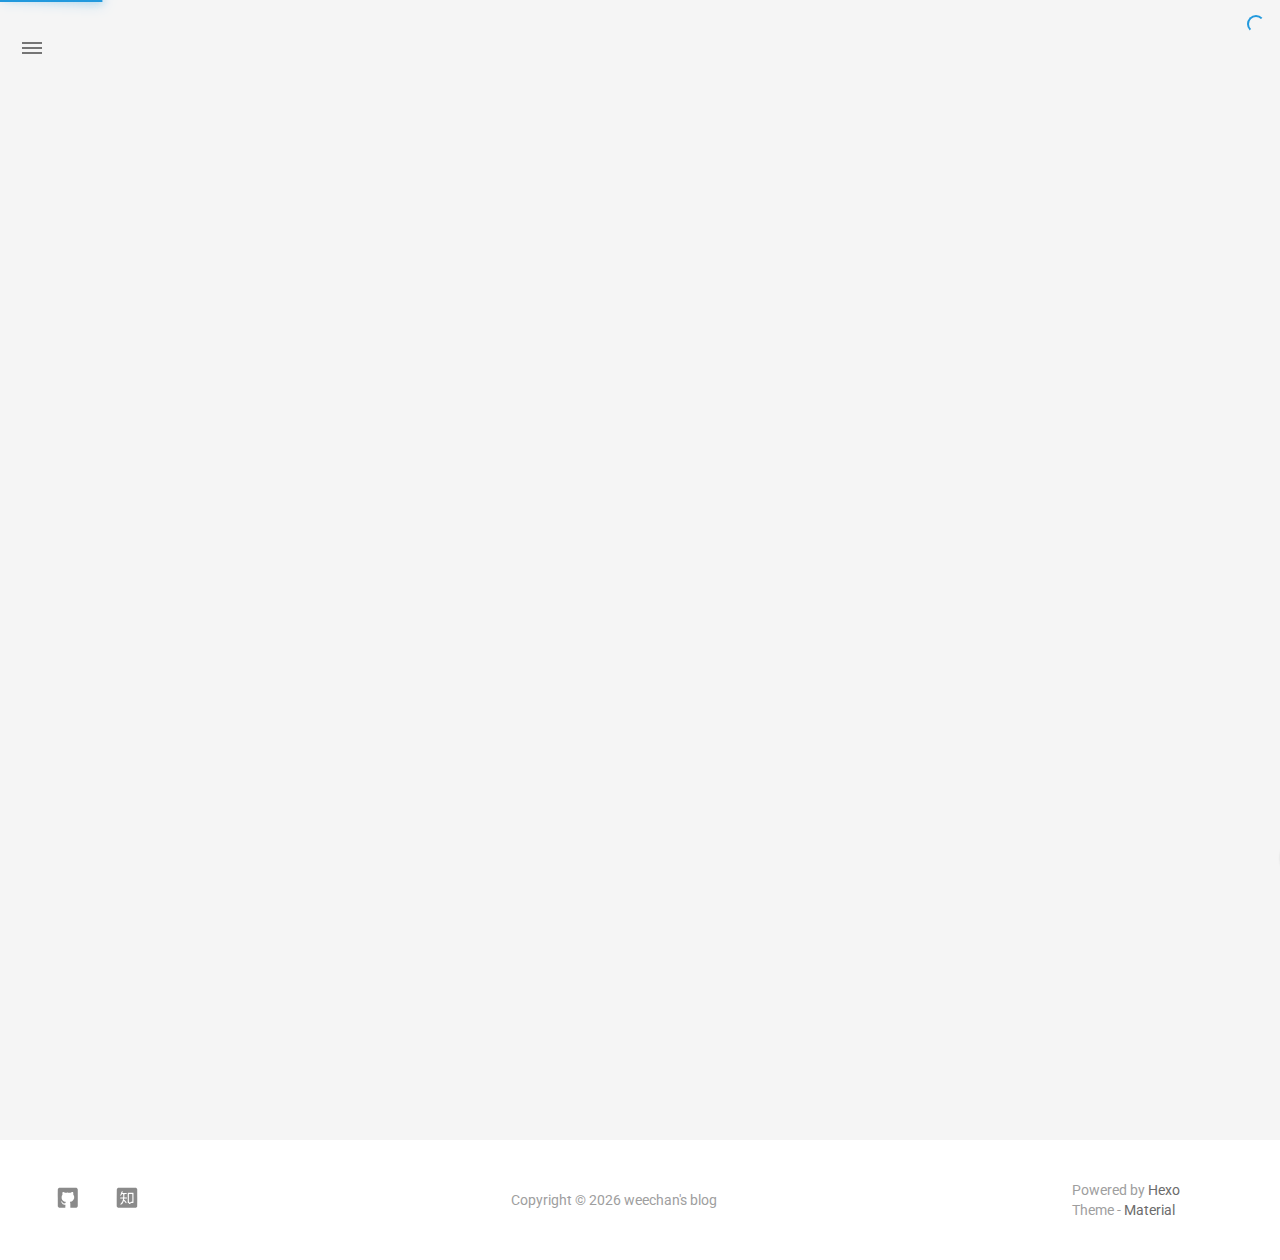
<file: archives/2018/11/index.html>
<!DOCTYPE html>
<html style="display: none;" lang="zh">
    <head>
    <meta charset="utf-8">
    <!--
        © Material Theme
        https://github.com/viosey/hexo-theme-material
        Version: 1.5.2 -->
    <script>
        window.materialVersion = "1.5.2"
        // Delete localstorage with these tags
        window.oldVersion = [
            'codestartv1',
            '1.3.4',
            '1.4.0',
            '1.4.0b1',
            '1.5.0'
        ]
    </script>

    <!-- dns prefetch -->
    <meta http-equiv="x-dns-prefetch-control" content="on">














    <!-- Meta & Info -->
    <meta http-equiv="X-UA-Compatible" content="IE=Edge,chrome=1">
    <meta name="renderer" content="webkit">
    <meta name="viewport" content="width=device-width, initial-scale=1, user-scalable=no">

    <!-- Title -->
    
    <title>
        
            归档: 2018/11 | 
        
        weechan&#39;s blog
    </title>

    <!-- Favicons -->
    <link rel="icon shortcut" type="image/ico" href="/img/favicon.png">
    <link rel="icon" href="/img/favicon.png">

    <meta name="format-detection" content="telephone=no"/>
    <meta name="description" itemprop="description" content="">
    <meta name="keywords" content="weechan的博客">
    <meta name="theme-color" content="#0097A7">

    <!-- Disable Fucking Bloody Baidu Tranformation -->
    <meta http-equiv="Cache-Control" content="no-transform" />
    <meta http-equiv="Cache-Control" content="no-siteapp" />

    <!--[if lte IE 9]>
        <link rel="stylesheet" href="/css/ie-blocker.css">

        
            <script src="/js/ie-blocker.zhCN.js"></script>
        
    <![endif]-->

    <!-- Import lsloader -->
    <script>(function(){window.lsloader={jsRunSequence:[],jsnamemap:{},cssnamemap:{}};lsloader.removeLS=function(a){try{localStorage.removeItem(a)}catch(b){}};lsloader.setLS=function(a,c){try{localStorage.setItem(a,c)}catch(b){}};lsloader.getLS=function(a){var c="";try{c=localStorage.getItem(a)}catch(b){c=""}return c};versionString="/*"+(window.materialVersion||"unknownVersion")+"*/";lsloader.clean=function(){try{var b=[];for(var a=0;a<localStorage.length;a++){b.push(localStorage.key(a))}b.forEach(function(e){var f=lsloader.getLS(e);if(window.oldVersion){var d=window.oldVersion.reduce(function(g,h){return g||f.indexOf("/*"+h+"*/")!==-1},false);if(d){lsloader.removeLS(e)}}})}catch(c){}};lsloader.clean();lsloader.load=function(f,a,b,d){if(typeof b==="boolean"){d=b;b=undefined}d=d||false;b=b||function(){};var e;e=this.getLS(f);if(e&&e.indexOf(versionString)===-1){this.removeLS(f);this.requestResource(f,a,b,d);return}if(e){var c=e.split(versionString)[0];if(c!=a){console.log("reload:"+a);this.removeLS(f);this.requestResource(f,a,b,d);return}e=e.split(versionString)[1];if(d){this.jsRunSequence.push({name:f,code:e});this.runjs(a,f,e)}else{document.getElementById(f).appendChild(document.createTextNode(e));b()}}else{this.requestResource(f,a,b,d)}};lsloader.requestResource=function(b,e,a,c){var d=this;if(c){this.iojs(e,b,function(h,f,g){d.setLS(f,h+versionString+g);d.runjs(h,f,g)})}else{this.iocss(e,b,function(f){document.getElementById(b).appendChild(document.createTextNode(f));d.setLS(b,e+versionString+f)},a)}};lsloader.iojs=function(d,b,g){var a=this;a.jsRunSequence.push({name:b,code:""});try{var f=new XMLHttpRequest();f.open("get",d,true);f.onreadystatechange=function(){if(f.readyState==4){if((f.status>=200&&f.status<300)||f.status==304){if(f.response!=""){g(d,b,f.response);return}}a.jsfallback(d,b)}};f.send(null)}catch(c){a.jsfallback(d,b)}};lsloader.iocss=function(f,c,h,a){var b=this;try{var g=new XMLHttpRequest();g.open("get",f,true);g.onreadystatechange=function(){if(g.readyState==4){if((g.status>=200&&g.status<300)||g.status==304){if(g.response!=""){h(g.response);a();return}}b.cssfallback(f,c,a)}};g.send(null)}catch(d){b.cssfallback(f,c,a)}};lsloader.iofonts=function(f,c,h,a){var b=this;try{var g=new XMLHttpRequest();g.open("get",f,true);g.onreadystatechange=function(){if(g.readyState==4){if((g.status>=200&&g.status<300)||g.status==304){if(g.response!=""){h(g.response);a();return}}b.cssfallback(f,c,a)}};g.send(null)}catch(d){b.cssfallback(f,c,a)}};lsloader.runjs=function(f,c,e){if(!!c&&!!e){for(var b in this.jsRunSequence){if(this.jsRunSequence[b].name==c){this.jsRunSequence[b].code=e}}}if(!!this.jsRunSequence[0]&&!!this.jsRunSequence[0].code&&this.jsRunSequence[0].status!="failed"){var a=document.createElement("script");a.appendChild(document.createTextNode(this.jsRunSequence[0].code));a.type="text/javascript";document.getElementsByTagName("head")[0].appendChild(a);this.jsRunSequence.shift();if(this.jsRunSequence.length>0){this.runjs()}}else{if(!!this.jsRunSequence[0]&&this.jsRunSequence[0].status=="failed"){var d=this;var a=document.createElement("script");a.src=this.jsRunSequence[0].path;a.type="text/javascript";this.jsRunSequence[0].status="loading";a.onload=function(){d.jsRunSequence.shift();if(d.jsRunSequence.length>0){d.runjs()}};document.body.appendChild(a)}}};lsloader.tagLoad=function(b,a){this.jsRunSequence.push({name:a,code:"",path:b,status:"failed"});this.runjs()};lsloader.jsfallback=function(c,b){if(!!this.jsnamemap[b]){return}else{this.jsnamemap[b]=b}for(var a in this.jsRunSequence){if(this.jsRunSequence[a].name==b){this.jsRunSequence[a].code="";this.jsRunSequence[a].status="failed";this.jsRunSequence[a].path=c}}this.runjs()};lsloader.cssfallback=function(e,c,b){if(!!this.cssnamemap[c]){return}else{this.cssnamemap[c]=1}var d=document.createElement("link");d.type="text/css";d.href=e;d.rel="stylesheet";d.onload=d.onerror=b;var a=document.getElementsByTagName("script")[0];a.parentNode.insertBefore(d,a)};lsloader.runInlineScript=function(c,b){var a=document.getElementById(b).innerText;this.jsRunSequence.push({name:c,code:a});this.runjs()}})();</script>

    <!-- Import queue -->
    <script>function Queue(){this.dataStore=[];this.offer=b;this.poll=d;this.execNext=a;this.debug=false;this.startDebug=c;function b(e){if(this.debug){console.log("Offered a Queued Function.")}if(typeof e==="function"){this.dataStore.push(e)}else{console.log("You must offer a function.")}}function d(){if(this.debug){console.log("Polled a Queued Function.")}return this.dataStore.shift()}function a(){var e=this.poll();if(e!==undefined){if(this.debug){console.log("Run a Queued Function.")}e()}}function c(){this.debug=true}}var queue=new Queue();</script>

    <!-- Import CSS -->
    
        <style id="material_css"></style><script>if(typeof window.lsLoadCSSMaxNums === "undefined")window.lsLoadCSSMaxNums = 0;window.lsLoadCSSMaxNums++;lsloader.load("material_css","/css/material.min.css?Z7a72R1E4SxzBKR/WGctOA==",function(){if(typeof window.lsLoadCSSNums === "undefined")window.lsLoadCSSNums = 0;window.lsLoadCSSNums++;if(window.lsLoadCSSNums == window.lsLoadCSSMaxNums)document.documentElement.style.display="";}, false)</script>
        <style id="style_css"></style><script>if(typeof window.lsLoadCSSMaxNums === "undefined")window.lsLoadCSSMaxNums = 0;window.lsLoadCSSMaxNums++;lsloader.load("style_css","/css/style.min.css?MKetZV3cUTfDxvMffaOezg==",function(){if(typeof window.lsLoadCSSNums === "undefined")window.lsLoadCSSNums = 0;window.lsLoadCSSNums++;if(window.lsLoadCSSNums == window.lsLoadCSSMaxNums)document.documentElement.style.display="";}, false)</script>

        

    

    

    <!-- Config CSS -->

<!-- Other Styles -->
<style>
  body, html {
    font-family: Roboto, "Helvetica Neue", Helvetica, "PingFang SC", "Hiragino Sans GB", "Microsoft YaHei", "微软雅黑", Arial, sans-serif;
    overflow-x: hidden !important;
  }
  
  code {
    font-family: Consolas, Monaco, 'Andale Mono', 'Ubuntu Mono', monospace;
  }

  a {
    color: #00838F;
  }

  .mdl-card__media,
  #search-label,
  #search-form-label:after,
  #scheme-Paradox .hot_tags-count,
  #scheme-Paradox .sidebar_archives-count,
  #scheme-Paradox .sidebar-colored .sidebar-header,
  #scheme-Paradox .sidebar-colored .sidebar-badge{
    background-color: #0097A7 !important;
  }

  /* Sidebar User Drop Down Menu Text Color */
  #scheme-Paradox .sidebar-colored .sidebar-nav>.dropdown>.dropdown-menu>li>a:hover,
  #scheme-Paradox .sidebar-colored .sidebar-nav>.dropdown>.dropdown-menu>li>a:focus {
    color: #0097A7 !important;
  }

  #post_entry-right-info,
  .sidebar-colored .sidebar-nav li:hover > a,
  .sidebar-colored .sidebar-nav li:hover > a i,
  .sidebar-colored .sidebar-nav li > a:hover,
  .sidebar-colored .sidebar-nav li > a:hover i,
  .sidebar-colored .sidebar-nav li > a:focus i,
  .sidebar-colored .sidebar-nav > .open > a,
  .sidebar-colored .sidebar-nav > .open > a:hover,
  .sidebar-colored .sidebar-nav > .open > a:focus,
  #ds-reset #ds-ctx .ds-ctx-entry .ds-ctx-head a {
    color: #0097A7 !important;
  }

  .toTop {
    background: #757575 !important;
  }

  .material-layout .material-post>.material-nav,
  .material-layout .material-index>.material-nav,
  .material-nav a {
    color: #757575;
  }

  #scheme-Paradox .MD-burger-layer {
    background-color: #757575;
  }

  #scheme-Paradox #post-toc-trigger-btn {
    color: #757575;
  }

  .post-toc a:hover {
    color: #00838F;
    text-decoration: underline;
  }

</style>


<!-- Theme Background Related-->

    <style>
      body{
        background-color: #F5F5F5;
      }

      /* blog_info bottom background */
      #scheme-Paradox .material-layout .something-else .mdl-card__supporting-text{
        background-color: #fff;
      }
    </style>




<!-- Fade Effect -->

    <style>
      .fade {
        transition: all 800ms linear;
        -webkit-transform: translate3d(0,0,0);
        -moz-transform: translate3d(0,0,0);
        -ms-transform: translate3d(0,0,0);
        -o-transform: translate3d(0,0,0);
        transform: translate3d(0,0,0);
        opacity: 1;
      }

      .fade.out{
        opacity: 0;
      }
    </style>


<!-- Import Font -->
<!-- Import Roboto -->

    <link href="https://fonts.googleapis.com/css?family=Roboto:300,400,500" rel="stylesheet">


<!-- Import Material Icons -->


    <style id="material_icons"></style><script>if(typeof window.lsLoadCSSMaxNums === "undefined")window.lsLoadCSSMaxNums = 0;window.lsLoadCSSMaxNums++;lsloader.load("material_icons","/css/material-icons.css?pqhB/Rd/ab0H2+kZp0RDmw==",function(){if(typeof window.lsLoadCSSNums === "undefined")window.lsLoadCSSNums = 0;window.lsLoadCSSNums++;if(window.lsLoadCSSNums == window.lsLoadCSSMaxNums)document.documentElement.style.display="";}, false)</script>




    <!-- Import jQuery -->
    
        <script>lsloader.load("jq_js","/js/jquery.min.js?qcusAULNeBksqffqUM2+Ig==", true)</script>
    

    <!-- WebAPP Icons -->
    <meta name="mobile-web-app-capable" content="yes">
    <meta name="application-name" content="weechan&#39;s blog">
    <meta name="msapplication-starturl" content="http://yoursite.com/archives/2018/11/">
    <meta name="msapplication-navbutton-color" content="#0097A7">
    <meta name="apple-mobile-web-app-capable" content="yes">
    <meta name="apple-mobile-web-app-title" content="weechan&#39;s blog">
    <meta name="apple-mobile-web-app-status-bar-style" content="black">
    <link rel="apple-touch-icon" href="/img/favicon.png">

    <!-- Site Verification -->
    
    

    <!-- RSS -->
    

    <!-- The Open Graph protocol -->
    <meta property="og:url" content="http://yoursite.com/archives/2018/11/">
    <meta property="og:type" content="blog">
    <meta property="og:title" content="归档: 2018/11 | weechan&#39;s blog">
    <meta property="og:image" content="/img/favicon.png">
    <meta property="og:description" content="">
    

    

    <!-- The Twitter Card protocol -->
    <meta name="twitter:card" content="summary_large_image">

    <!-- Add canonical link for SEO -->
    
        <link rel="canonical" href="http://yoursite.com/archives/2018/11/index.html" />
    

    <!-- Structured-data for SEO -->
    
        



    

    <!-- Analytics -->
    
    
    

    <!-- Custom Head -->
    

</head>


    
        <body id="scheme-Paradox" class="lazy">
            <div class="material-layout  mdl-js-layout has-drawer is-upgraded">
                

                <!-- Main Container -->
                <main class="material-layout__content" id="main">

                    <!-- Top Anchor -->
                    <div id="top"></div>

                    
                        <!-- Hamburger Button -->
                        <button class="MD-burger-icon sidebar-toggle">
                            <span class="MD-burger-layer"></span>
                        </button>
                    

                    <!-- Index Module -->
<div class="material-index mdl-grid">
    
    <div class="locate-thumbnail-symbol"></div>

    <!-- Pin on top -->
    

    <!-- Normal Post -->
    
        
            
                <!-- Paradox Thumbnail -->
                <div class="post_entry-module mdl-card mdl-shadow--2dp mdl-cell mdl-cell--12-col fade out">
    <!-- Post Thumbnail -->
    
        
            <!-- Random Thumbnail -->
            <div class="post_thumbnail-random mdl-card__media mdl-color-text--grey-50">
        
    

        <!-- Post Title -->
        <p class="article-headline-p"><a href="/2018/11/02/OkHttp缓存优化你的应用/">OkHttp缓存优化你的应用</a></p>
    </div>

    <!-- Post Excerpt -->
    <div class="mdl-color-text--grey-600 mdl-card__supporting-text post_entry-content">
        
            
        
        &nbsp;&nbsp;&nbsp;
        <span>
            <a href="/2018/11/02/OkHttp缓存优化你的应用/" target="_self">阅读全文</a>
        </span>
    </div>
    <!-- Post_entry Info-->
    <div id="post_entry-info">
        <div id="post_entry-left-info" class="mdl-card__supporting-text meta mdl-color-text--grey-600 ">
            <!-- Author Avatar -->
            <div id="author-avatar">
                <img src="/img/head.png" width="44px" height="44px" alt="weechan's avatar">
            </div>
            <div>
                <strong>weechan</strong>
                <span>11月 02, 2018</span>
            </div>
        </div>
        <div id="post_entry-right-info">
          

            

            

            <!-- Post Views -->
            <span class="post_entry-views">
            </span>
        </div>
    </div>
</div>

            
            
        
    
        
            
                <!-- Paradox Thumbnail -->
                <div class="post_entry-module mdl-card mdl-shadow--2dp mdl-cell mdl-cell--12-col fade out">
    <!-- Post Thumbnail -->
    
        
            <!-- Random Thumbnail -->
            <div class="post_thumbnail-random mdl-card__media mdl-color-text--grey-50">
        
    

        <!-- Post Title -->
        <p class="article-headline-p"><a href="/2018/11/02/构建Android HttpServer/"></a></p>
    </div>

    <!-- Post Excerpt -->
    <div class="mdl-color-text--grey-600 mdl-card__supporting-text post_entry-content">
        
            
        
        &nbsp;&nbsp;&nbsp;
        <span>
            <a href="/2018/11/02/构建Android HttpServer/" target="_self">阅读全文</a>
        </span>
    </div>
    <!-- Post_entry Info-->
    <div id="post_entry-info">
        <div id="post_entry-left-info" class="mdl-card__supporting-text meta mdl-color-text--grey-600 ">
            <!-- Author Avatar -->
            <div id="author-avatar">
                <img src="/img/head.png" width="44px" height="44px" alt="weechan's avatar">
            </div>
            <div>
                <strong>weechan</strong>
                <span>11月 02, 2018</span>
            </div>
        </div>
        <div id="post_entry-right-info">
          

            

            

            <!-- Post Views -->
            <span class="post_entry-views">
            </span>
        </div>
    </div>
</div>

            
            
        
    

    

    
        <script type="text/ls-javascript" id="thumbnail-script">
    var randomNum;

    var locatePost = $('.locate-thumbnail-symbol').next();
    for(var i = 0; i < 10; i++) {
        randomNum = Math.floor(Math.random() * 19 + 1);

        locatePost.children('.post_thumbnail-random').attr('id', 'random_thumbnail-'+randomNum);
        locatePost.children('.post_thumbnail-random').attr('data-original', '/img/random/material-' + randomNum + '.png');
    $('.post_thumbnail-random').addClass('lazy');

        locatePost = locatePost.next();
    }
</script>

    
</div>


                    
                        <!-- Overlay For Active Sidebar -->
<div class="sidebar-overlay"></div>

<!-- Material sidebar -->
<aside id="sidebar" class="sidebar sidebar-colored sidebar-fixed-left" role="navigation">
    <div id="sidebar-main">
        <!-- Sidebar Header -->
        <div class="sidebar-header header-cover" style="background-image: url(/img/sidebar_header.png);">
    <!-- Top bar -->
    <div class="top-bar"></div>

    <!-- Sidebar toggle button -->
    <button type="button" class="sidebar-toggle mdl-button mdl-js-button mdl-js-ripple-effect mdl-button--icon" style="display: initial;" data-upgraded=",MaterialButton,MaterialRipple">
        <i class="material-icons">clear_all</i>
        <span class="mdl-button__ripple-container">
            <span class="mdl-ripple">
            </span>
        </span>
    </button>

    <!-- Sidebar Avatar -->
    <div class="sidebar-image">
        <img src="/img/head.png" alt="weechan's avatar">
    </div>

    <!-- Sidebar Email -->
    <a data-toggle="dropdown" class="sidebar-brand" href="#settings-dropdown">
        weechan@qq.com
        <b class="caret"></b>
    </a>
</div>


        <!-- Sidebar Navigation  -->
        <ul class="nav sidebar-nav">
    <!-- User dropdown  -->
    <li class="dropdown">
        <ul id="settings-dropdown" class="dropdown-menu">
            
                <li>
                    <a href="mailto: weechan@qq.com" target="_blank" title="Email Me">
                        
                            <i class="material-icons sidebar-material-icons sidebar-indent-left1pc-element">email</i>
                        
                        Email Me
                    </a>
                </li>
            
        </ul>
    </li>

    <!-- Homepage -->
    
        <li id="sidebar-first-li">
            <a href="/">
                
                    <i class="material-icons sidebar-material-icons">home</i>
                
                主页
            </a>
        </li>
        
    

    <!-- Archives  -->
    
        <li class="dropdown">
            <a href="#" class="ripple-effect dropdown-toggle" data-toggle="dropdown">
                
                    <i class="material-icons sidebar-material-icons">inbox</i>
                
                    归档
                <b class="caret"></b>
            </a>
            <ul class="dropdown-menu">
            <li>
                <a class="sidebar_archives-link" href="/archives/2018/11/">十一月 2018<span class="sidebar_archives-count">2</span></a></li><li><a class="sidebar_archives-link" href="/archives/2018/03/">三月 2018<span class="sidebar_archives-count">5</span></a>
            </ul>
        </li>
        
    

    <!-- Categories  -->
    

    <!-- Pages  -->
    

    <!-- Article Number  -->
    
</ul>


        <!-- Sidebar Footer -->
        <!--
I'm glad you use this theme, the development is no so easy, I hope you can keep the copyright, I will thank you so much.
If you still want to delete the copyrights, could you still retain the first one? Which namely "Theme Material"
It will not impact the appearance and can give developers a lot of support :)

很高兴您使用并喜欢该主题，开发不易 十分谢谢与希望您可以保留一下版权声明。
如果您仍然想删除的话 能否只保留第一项呢？即 "Theme Material"
它不会影响美观并可以给开发者很大的支持和动力。 :)
-->

<!-- Sidebar Divider -->

    <div class="sidebar-divider"></div>


<!-- Theme Material -->

    <a href="https://github.com/viosey/hexo-theme-material"  class="sidebar-footer-text-a" target="_blank">
        <div class="sidebar-text mdl-button mdl-js-button mdl-js-ripple-effect sidebar-footer-text-div" data-upgraded=",MaterialButton,MaterialRipple">
            主题 - Material
            <span class="sidebar-badge badge-circle">i</span>
        </div>
    </a>


<!-- Help & Support -->
<!--

-->

<!-- Feedback -->
<!--

-->

<!-- About Theme -->
<!--

-->

    </div>

    <!-- Sidebar Image -->
    

</aside>

                    

                    
                        <!-- Footer Top Button -->
                        <div id="back-to-top" class="toTop-wrap">
    <a href="#top" class="toTop">
        <i class="material-icons footer_top-i">expand_less</i>
    </a>
</div>

                    

                    <!--Footer-->
<footer class="mdl-mini-footer" id="bottom">
    
        <!-- Paradox Footer Left Section -->
        <div class="mdl-mini-footer--left-section sns-list">
    <!-- Twitter -->
    

    <!-- Facebook -->
    

    <!-- Google + -->
    

    <!-- Weibo -->
    

    <!-- Instagram -->
    

    <!-- Tumblr -->
    

    <!-- Github -->
    
        <a href="https://github.com/weeChanc" target="_blank">
            <button class="mdl-mini-footer--social-btn social-btn footer-sns-github">
                <span class="visuallyhidden">Github</span>
            </button><!--
     --></a>
    

    <!-- LinkedIn -->
    

    <!-- Zhihu -->
    
        <a href="https://www.zhihu.com/people/zhi-hu-zhe-ye-96-67-34/activities" target="_blank">
            <button class="mdl-mini-footer--social-btn social-btn footer-sns-zhihu">
                <span class="visuallyhidden">Zhihu</span>
            </button><!--
     --></a>
    

    <!-- Bilibili -->
    

    <!-- Telegram -->
    
    
    <!-- V2EX -->
    
</div>


        <!--Copyright-->
        <div id="copyright">
            Copyright&nbsp;©<script type="text/javascript">var fd = new Date();document.write("&nbsp;" + fd.getFullYear() + "&nbsp;");</script>weechan's blog
            
        </div>

        <!-- Paradox Footer Right Section -->

        <!--
        I am glad you use this theme, the development is no so easy, I hope you can keep the copyright.
        It will not impact the appearance and can give developers a lot of support :)

        很高兴您使用该主题，开发不易，希望您可以保留一下版权声明。
        它不会影响美观并可以给开发者很大的支持。 :)
        -->

        <div class="mdl-mini-footer--right-section">
            <div>
                <div class="footer-develop-div">Powered by <a href="https://hexo.io" target="_blank" class="footer-develop-a">Hexo</a></div>
                <div class="footer-develop-div">Theme - <a href="https://github.com/viosey/hexo-theme-material" target="_blank" class="footer-develop-a">Material</a></div>
            </div>
        </div>
    
</footer>


                    <!-- Import JS File -->

    <script>lsloader.load("lazyload_js","/js/lazyload.min.js?1BcfzuNXqV+ntF6gq+5X3Q==", true)</script>



    <script>lsloader.load("js_js","/js/js.min.js?V/53wGualMuiPM3xoetD5Q==", true)</script>



    <script>lsloader.load("np_js","/js/nprogress.js?pl3Qhb9lvqR1FlyLUna1Yw==", true)</script>


<script type="text/ls-javascript" id="NProgress-script">
    NProgress.configure({
        showSpinner: true
    });
    NProgress.start();
    $('#nprogress .bar').css({
        'background': '#29d'
    });
    $('#nprogress .peg').css({
        'box-shadow': '0 0 10px #29d, 0 0 15px #29d'
    });
    $('#nprogress .spinner-icon').css({
        'border-top-color': '#29d',
        'border-left-color': '#29d'
    });
    setTimeout(function() {
        NProgress.done();
        $('.fade').removeClass('out');
    }, 800);
</script>













<!-- UC Browser Compatible -->
<script>
	var agent = navigator.userAgent.toLowerCase();
	if(agent.indexOf('ucbrowser')>0) {
		document.write('<link rel="stylesheet" href="/css/uc.css">');
	   alert('由于 UC 浏览器使用极旧的内核，而本网站使用了一些新的特性。\n为了您能更好的浏览，推荐使用 Chrome 或 Firefox 浏览器。');
	}
</script>

<!-- Import prettify js  -->



<!-- Window Load -->
<!-- add class for prettify -->
<script type="text/ls-javascript" id="window-load">
    $(window).on('load', function() {
        // Post_Toc parent position fixed
        $('.post-toc-wrap').parent('.mdl-menu__container').css('position', 'fixed');
    });

    
    
</script>

<!-- MathJax Load-->


<!-- Bing Background -->


<script type="text/ls-javascript" id="lazy-load">
    // Offer LazyLoad
    queue.offer(function(){
        $('.lazy').lazyload({
            effect : 'show'
        });
    });

    // Start Queue
    $(document).ready(function(){
        setInterval(function(){
            queue.execNext();
        },200);
    });
</script>

<!-- Custom Footer -->



<script>
    (function(){
        var scriptList = document.querySelectorAll('script[type="text/ls-javascript"]')

        for (var i = 0; i < scriptList.length; ++i) {
            var item = scriptList[i];
            lsloader.runInlineScript(item.id,item.id);
        }
    })()
console.log('\n %c © Material Theme | Version: 1.5.2 | https://github.com/viosey/hexo-theme-material %c \n', 'color:#455a64;background:#e0e0e0;padding:5px 0;border-top-left-radius:5px;border-bottom-left-radius:5px;', 'color:#455a64;background:#e0e0e0;padding:5px 0;border-top-right-radius:5px;border-bottom-right-radius:5px;');
</script>

                </main>
            </div>
        </body>
    
</html>
</file>
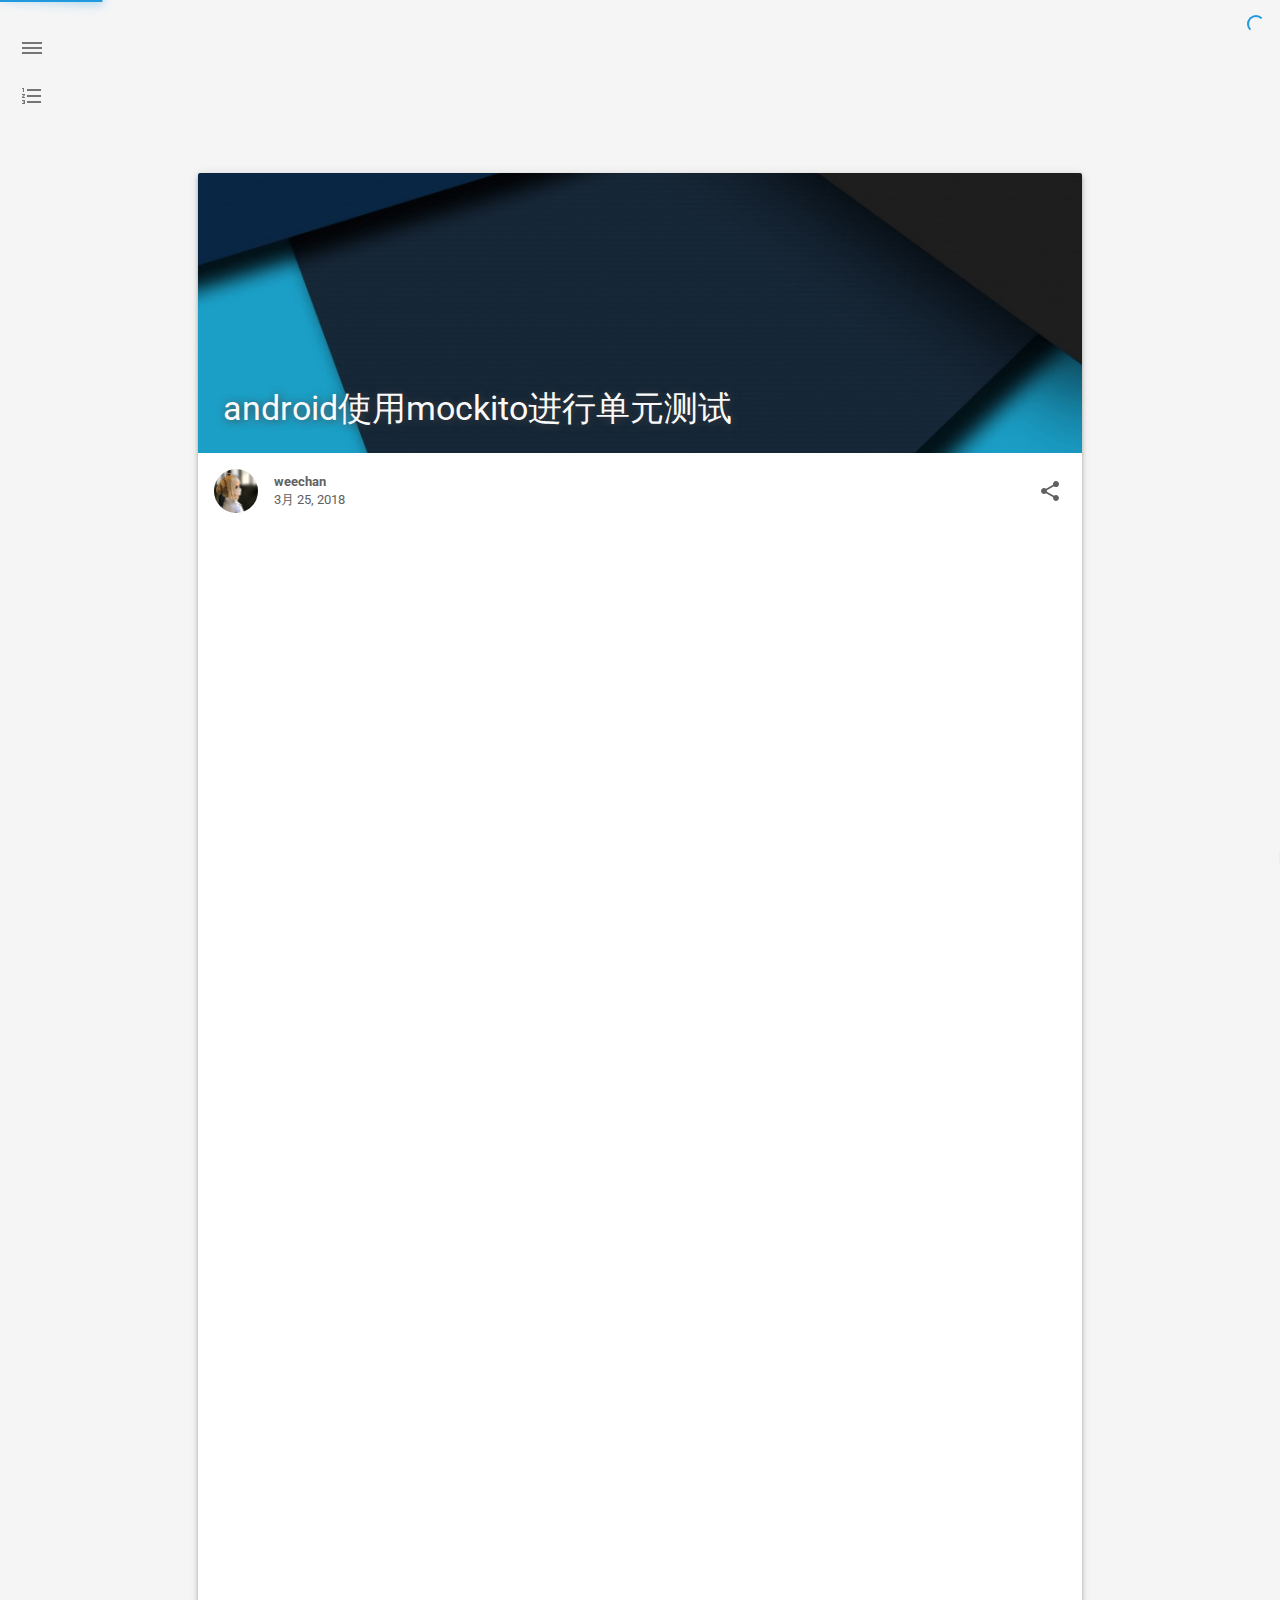
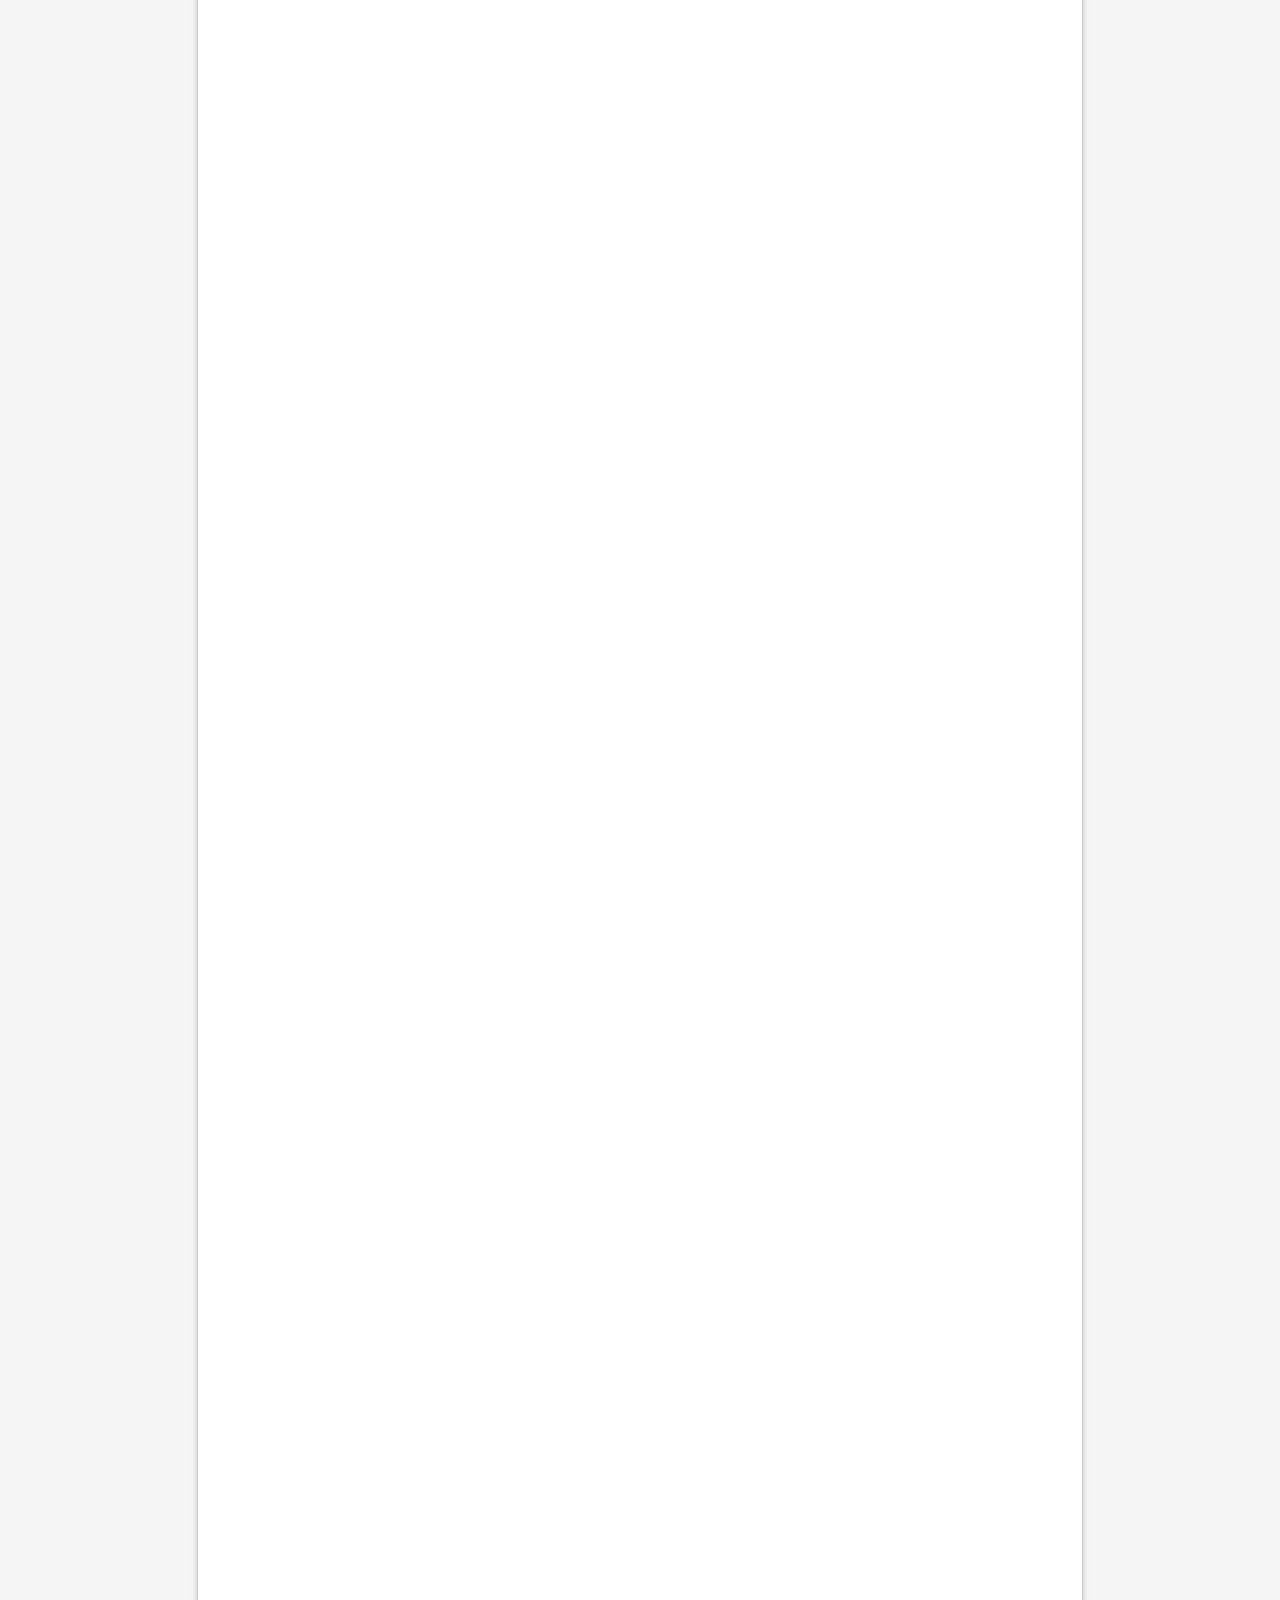
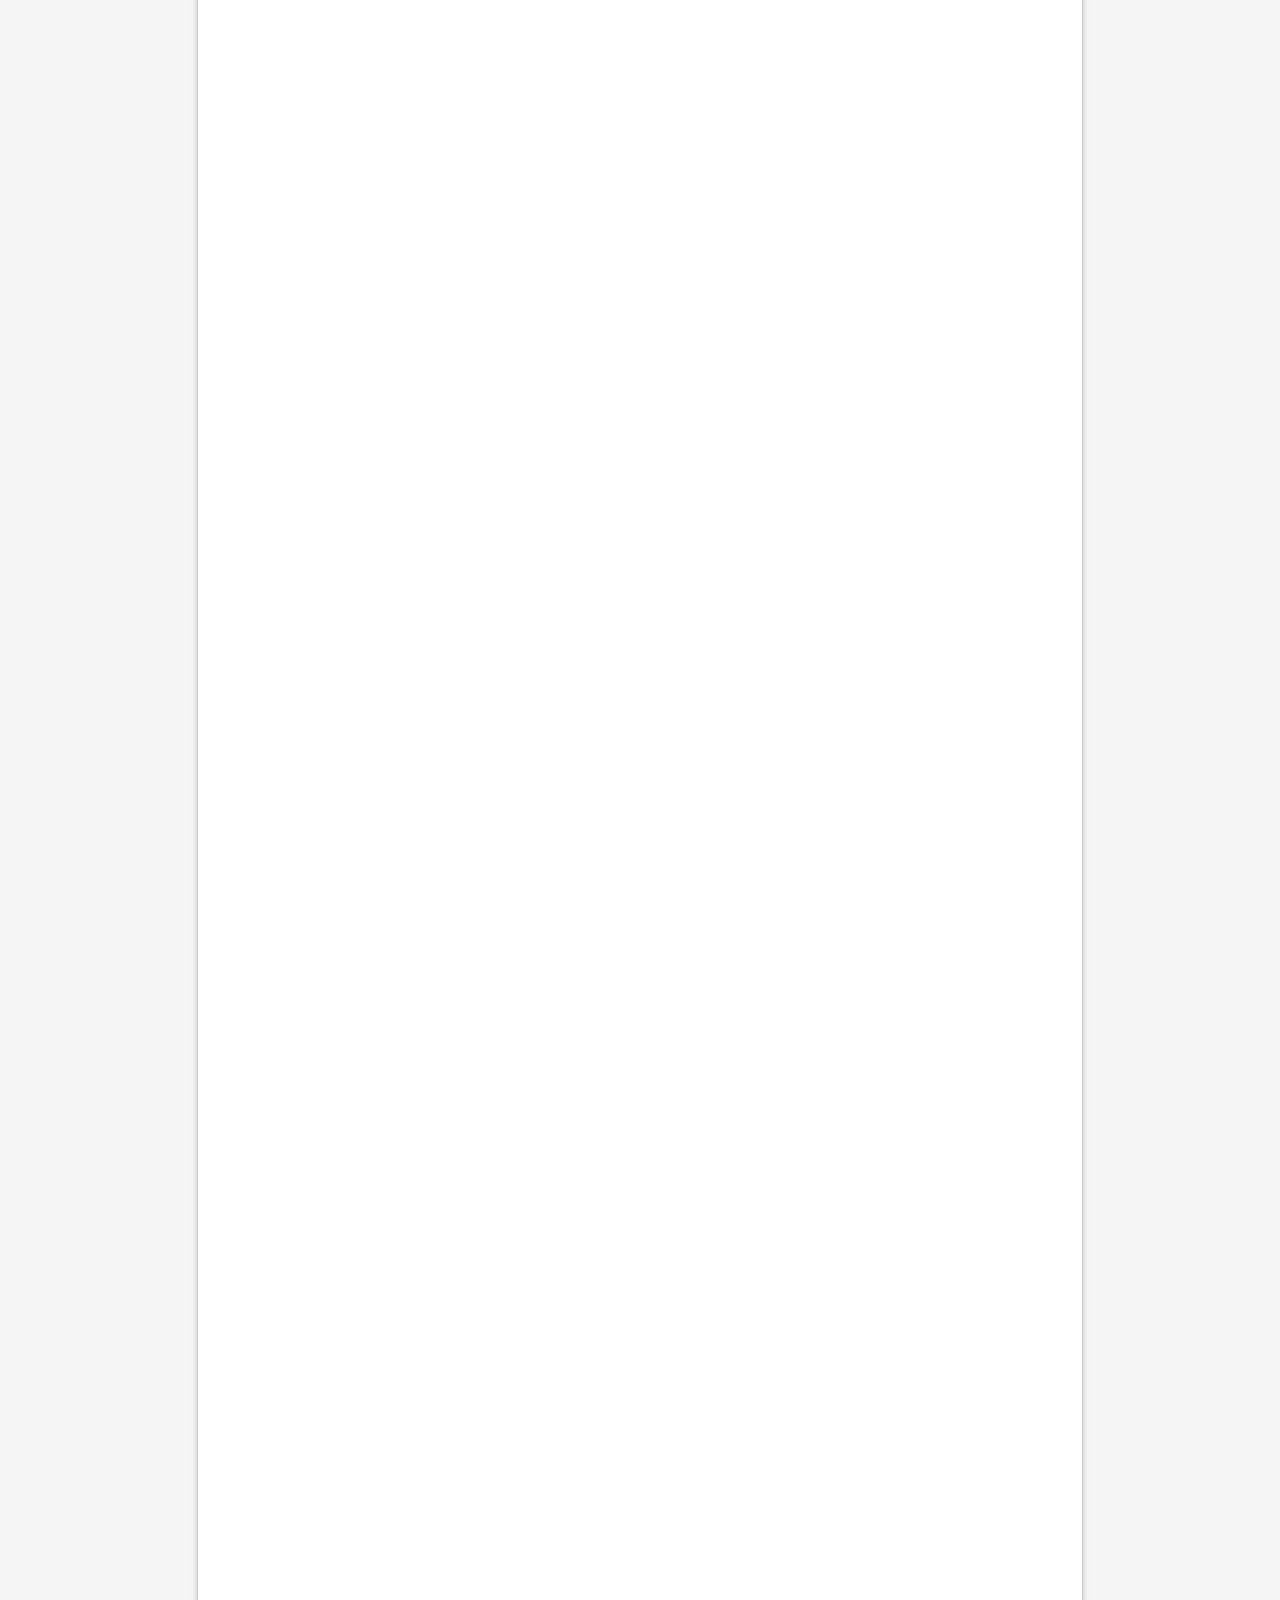
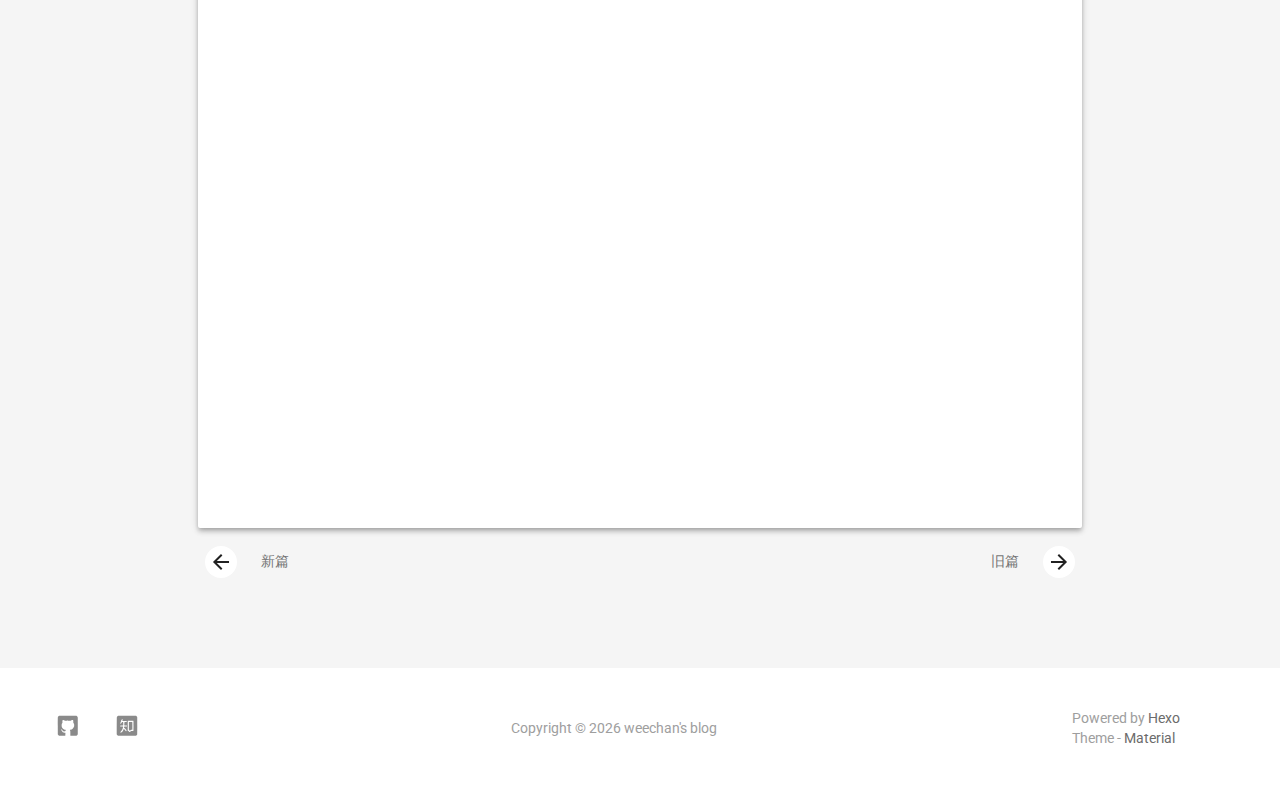
<file: 2018/03/25/android使用mockito进行单元测试/index.html>
<!DOCTYPE html>
<html style="display: none;" lang="zh">
    <head>
    <meta charset="utf-8">
    <!--
        © Material Theme
        https://github.com/viosey/hexo-theme-material
        Version: 1.5.2 -->
    <script>
        window.materialVersion = "1.5.2"
        // Delete localstorage with these tags
        window.oldVersion = [
            'codestartv1',
            '1.3.4',
            '1.4.0',
            '1.4.0b1',
            '1.5.0'
        ]
    </script>

    <!-- dns prefetch -->
    <meta http-equiv="x-dns-prefetch-control" content="on">














    <!-- Meta & Info -->
    <meta http-equiv="X-UA-Compatible" content="IE=Edge,chrome=1">
    <meta name="renderer" content="webkit">
    <meta name="viewport" content="width=device-width, initial-scale=1, user-scalable=no">

    <!-- Title -->
    
    <title>
        
            android使用mockito进行单元测试 | 
        
        weechan&#39;s blog
    </title>

    <!-- Favicons -->
    <link rel="icon shortcut" type="image/ico" href="/img/favicon.png">
    <link rel="icon" href="/img/favicon.png">

    <meta name="format-detection" content="telephone=no"/>
    <meta name="description" itemprop="description" content="">
    <meta name="keywords" content="weechan的博客">
    <meta name="theme-color" content="#0097A7">

    <!-- Disable Fucking Bloody Baidu Tranformation -->
    <meta http-equiv="Cache-Control" content="no-transform" />
    <meta http-equiv="Cache-Control" content="no-siteapp" />

    <!--[if lte IE 9]>
        <link rel="stylesheet" href="/css/ie-blocker.css">

        
            <script src="/js/ie-blocker.zhCN.js"></script>
        
    <![endif]-->

    <!-- Import lsloader -->
    <script>(function(){window.lsloader={jsRunSequence:[],jsnamemap:{},cssnamemap:{}};lsloader.removeLS=function(a){try{localStorage.removeItem(a)}catch(b){}};lsloader.setLS=function(a,c){try{localStorage.setItem(a,c)}catch(b){}};lsloader.getLS=function(a){var c="";try{c=localStorage.getItem(a)}catch(b){c=""}return c};versionString="/*"+(window.materialVersion||"unknownVersion")+"*/";lsloader.clean=function(){try{var b=[];for(var a=0;a<localStorage.length;a++){b.push(localStorage.key(a))}b.forEach(function(e){var f=lsloader.getLS(e);if(window.oldVersion){var d=window.oldVersion.reduce(function(g,h){return g||f.indexOf("/*"+h+"*/")!==-1},false);if(d){lsloader.removeLS(e)}}})}catch(c){}};lsloader.clean();lsloader.load=function(f,a,b,d){if(typeof b==="boolean"){d=b;b=undefined}d=d||false;b=b||function(){};var e;e=this.getLS(f);if(e&&e.indexOf(versionString)===-1){this.removeLS(f);this.requestResource(f,a,b,d);return}if(e){var c=e.split(versionString)[0];if(c!=a){console.log("reload:"+a);this.removeLS(f);this.requestResource(f,a,b,d);return}e=e.split(versionString)[1];if(d){this.jsRunSequence.push({name:f,code:e});this.runjs(a,f,e)}else{document.getElementById(f).appendChild(document.createTextNode(e));b()}}else{this.requestResource(f,a,b,d)}};lsloader.requestResource=function(b,e,a,c){var d=this;if(c){this.iojs(e,b,function(h,f,g){d.setLS(f,h+versionString+g);d.runjs(h,f,g)})}else{this.iocss(e,b,function(f){document.getElementById(b).appendChild(document.createTextNode(f));d.setLS(b,e+versionString+f)},a)}};lsloader.iojs=function(d,b,g){var a=this;a.jsRunSequence.push({name:b,code:""});try{var f=new XMLHttpRequest();f.open("get",d,true);f.onreadystatechange=function(){if(f.readyState==4){if((f.status>=200&&f.status<300)||f.status==304){if(f.response!=""){g(d,b,f.response);return}}a.jsfallback(d,b)}};f.send(null)}catch(c){a.jsfallback(d,b)}};lsloader.iocss=function(f,c,h,a){var b=this;try{var g=new XMLHttpRequest();g.open("get",f,true);g.onreadystatechange=function(){if(g.readyState==4){if((g.status>=200&&g.status<300)||g.status==304){if(g.response!=""){h(g.response);a();return}}b.cssfallback(f,c,a)}};g.send(null)}catch(d){b.cssfallback(f,c,a)}};lsloader.iofonts=function(f,c,h,a){var b=this;try{var g=new XMLHttpRequest();g.open("get",f,true);g.onreadystatechange=function(){if(g.readyState==4){if((g.status>=200&&g.status<300)||g.status==304){if(g.response!=""){h(g.response);a();return}}b.cssfallback(f,c,a)}};g.send(null)}catch(d){b.cssfallback(f,c,a)}};lsloader.runjs=function(f,c,e){if(!!c&&!!e){for(var b in this.jsRunSequence){if(this.jsRunSequence[b].name==c){this.jsRunSequence[b].code=e}}}if(!!this.jsRunSequence[0]&&!!this.jsRunSequence[0].code&&this.jsRunSequence[0].status!="failed"){var a=document.createElement("script");a.appendChild(document.createTextNode(this.jsRunSequence[0].code));a.type="text/javascript";document.getElementsByTagName("head")[0].appendChild(a);this.jsRunSequence.shift();if(this.jsRunSequence.length>0){this.runjs()}}else{if(!!this.jsRunSequence[0]&&this.jsRunSequence[0].status=="failed"){var d=this;var a=document.createElement("script");a.src=this.jsRunSequence[0].path;a.type="text/javascript";this.jsRunSequence[0].status="loading";a.onload=function(){d.jsRunSequence.shift();if(d.jsRunSequence.length>0){d.runjs()}};document.body.appendChild(a)}}};lsloader.tagLoad=function(b,a){this.jsRunSequence.push({name:a,code:"",path:b,status:"failed"});this.runjs()};lsloader.jsfallback=function(c,b){if(!!this.jsnamemap[b]){return}else{this.jsnamemap[b]=b}for(var a in this.jsRunSequence){if(this.jsRunSequence[a].name==b){this.jsRunSequence[a].code="";this.jsRunSequence[a].status="failed";this.jsRunSequence[a].path=c}}this.runjs()};lsloader.cssfallback=function(e,c,b){if(!!this.cssnamemap[c]){return}else{this.cssnamemap[c]=1}var d=document.createElement("link");d.type="text/css";d.href=e;d.rel="stylesheet";d.onload=d.onerror=b;var a=document.getElementsByTagName("script")[0];a.parentNode.insertBefore(d,a)};lsloader.runInlineScript=function(c,b){var a=document.getElementById(b).innerText;this.jsRunSequence.push({name:c,code:a});this.runjs()}})();</script>

    <!-- Import queue -->
    <script>function Queue(){this.dataStore=[];this.offer=b;this.poll=d;this.execNext=a;this.debug=false;this.startDebug=c;function b(e){if(this.debug){console.log("Offered a Queued Function.")}if(typeof e==="function"){this.dataStore.push(e)}else{console.log("You must offer a function.")}}function d(){if(this.debug){console.log("Polled a Queued Function.")}return this.dataStore.shift()}function a(){var e=this.poll();if(e!==undefined){if(this.debug){console.log("Run a Queued Function.")}e()}}function c(){this.debug=true}}var queue=new Queue();</script>

    <!-- Import CSS -->
    
        <style id="material_css"></style><script>if(typeof window.lsLoadCSSMaxNums === "undefined")window.lsLoadCSSMaxNums = 0;window.lsLoadCSSMaxNums++;lsloader.load("material_css","/css/material.min.css?Z7a72R1E4SxzBKR/WGctOA==",function(){if(typeof window.lsLoadCSSNums === "undefined")window.lsLoadCSSNums = 0;window.lsLoadCSSNums++;if(window.lsLoadCSSNums == window.lsLoadCSSMaxNums)document.documentElement.style.display="";}, false)</script>
        <style id="style_css"></style><script>if(typeof window.lsLoadCSSMaxNums === "undefined")window.lsLoadCSSMaxNums = 0;window.lsLoadCSSMaxNums++;lsloader.load("style_css","/css/style.min.css?MKetZV3cUTfDxvMffaOezg==",function(){if(typeof window.lsLoadCSSNums === "undefined")window.lsLoadCSSNums = 0;window.lsLoadCSSNums++;if(window.lsLoadCSSNums == window.lsLoadCSSMaxNums)document.documentElement.style.display="";}, false)</script>

        

    

    

    <!-- Config CSS -->

<!-- Other Styles -->
<style>
  body, html {
    font-family: Roboto, "Helvetica Neue", Helvetica, "PingFang SC", "Hiragino Sans GB", "Microsoft YaHei", "微软雅黑", Arial, sans-serif;
    overflow-x: hidden !important;
  }
  
  code {
    font-family: Consolas, Monaco, 'Andale Mono', 'Ubuntu Mono', monospace;
  }

  a {
    color: #00838F;
  }

  .mdl-card__media,
  #search-label,
  #search-form-label:after,
  #scheme-Paradox .hot_tags-count,
  #scheme-Paradox .sidebar_archives-count,
  #scheme-Paradox .sidebar-colored .sidebar-header,
  #scheme-Paradox .sidebar-colored .sidebar-badge{
    background-color: #0097A7 !important;
  }

  /* Sidebar User Drop Down Menu Text Color */
  #scheme-Paradox .sidebar-colored .sidebar-nav>.dropdown>.dropdown-menu>li>a:hover,
  #scheme-Paradox .sidebar-colored .sidebar-nav>.dropdown>.dropdown-menu>li>a:focus {
    color: #0097A7 !important;
  }

  #post_entry-right-info,
  .sidebar-colored .sidebar-nav li:hover > a,
  .sidebar-colored .sidebar-nav li:hover > a i,
  .sidebar-colored .sidebar-nav li > a:hover,
  .sidebar-colored .sidebar-nav li > a:hover i,
  .sidebar-colored .sidebar-nav li > a:focus i,
  .sidebar-colored .sidebar-nav > .open > a,
  .sidebar-colored .sidebar-nav > .open > a:hover,
  .sidebar-colored .sidebar-nav > .open > a:focus,
  #ds-reset #ds-ctx .ds-ctx-entry .ds-ctx-head a {
    color: #0097A7 !important;
  }

  .toTop {
    background: #757575 !important;
  }

  .material-layout .material-post>.material-nav,
  .material-layout .material-index>.material-nav,
  .material-nav a {
    color: #757575;
  }

  #scheme-Paradox .MD-burger-layer {
    background-color: #757575;
  }

  #scheme-Paradox #post-toc-trigger-btn {
    color: #757575;
  }

  .post-toc a:hover {
    color: #00838F;
    text-decoration: underline;
  }

</style>


<!-- Theme Background Related-->

    <style>
      body{
        background-color: #F5F5F5;
      }

      /* blog_info bottom background */
      #scheme-Paradox .material-layout .something-else .mdl-card__supporting-text{
        background-color: #fff;
      }
    </style>




<!-- Fade Effect -->

    <style>
      .fade {
        transition: all 800ms linear;
        -webkit-transform: translate3d(0,0,0);
        -moz-transform: translate3d(0,0,0);
        -ms-transform: translate3d(0,0,0);
        -o-transform: translate3d(0,0,0);
        transform: translate3d(0,0,0);
        opacity: 1;
      }

      .fade.out{
        opacity: 0;
      }
    </style>


<!-- Import Font -->
<!-- Import Roboto -->

    <link href="https://fonts.googleapis.com/css?family=Roboto:300,400,500" rel="stylesheet">


<!-- Import Material Icons -->


    <style id="material_icons"></style><script>if(typeof window.lsLoadCSSMaxNums === "undefined")window.lsLoadCSSMaxNums = 0;window.lsLoadCSSMaxNums++;lsloader.load("material_icons","/css/material-icons.css?pqhB/Rd/ab0H2+kZp0RDmw==",function(){if(typeof window.lsLoadCSSNums === "undefined")window.lsLoadCSSNums = 0;window.lsLoadCSSNums++;if(window.lsLoadCSSNums == window.lsLoadCSSMaxNums)document.documentElement.style.display="";}, false)</script>




    <!-- Import jQuery -->
    
        <script>lsloader.load("jq_js","/js/jquery.min.js?qcusAULNeBksqffqUM2+Ig==", true)</script>
    

    <!-- WebAPP Icons -->
    <meta name="mobile-web-app-capable" content="yes">
    <meta name="application-name" content="weechan&#39;s blog">
    <meta name="msapplication-starturl" content="http://yoursite.com/2018/03/25/android使用mockito进行单元测试/">
    <meta name="msapplication-navbutton-color" content="#0097A7">
    <meta name="apple-mobile-web-app-capable" content="yes">
    <meta name="apple-mobile-web-app-title" content="weechan&#39;s blog">
    <meta name="apple-mobile-web-app-status-bar-style" content="black">
    <link rel="apple-touch-icon" href="/img/favicon.png">

    <!-- Site Verification -->
    
    

    <!-- RSS -->
    

    <!-- The Open Graph protocol -->
    <meta property="og:url" content="http://yoursite.com/2018/03/25/android使用mockito进行单元测试/">
    <meta property="og:type" content="blog">
    <meta property="og:title" content="android使用mockito进行单元测试 | weechan&#39;s blog">
    <meta property="og:image" content="/img/favicon.png">
    <meta property="og:description" content="">
    

    
        <meta property="article:published_time" content="Sun Mar 25 2018 14:20:40 GMT+0800">
        <meta property="article:modified_time" content="Sun Mar 25 2018 14:35:03 GMT+0800">
    

    <!-- The Twitter Card protocol -->
    <meta name="twitter:card" content="summary_large_image">

    <!-- Add canonical link for SEO -->
    
        <link rel="canonical" href="http://yoursite.com/2018/03/25/android使用mockito进行单元测试/index.html" />
    

    <!-- Structured-data for SEO -->
    
        


<script type="application/ld+json">
{
    "@context": "https://schema.org",
    "@type": "BlogPosting",
    "mainEntityOfPage": "http://yoursite.com/2018/03/25/android使用mockito进行单元测试/index.html",
    "headline": "android使用mockito进行单元测试",
    "datePublished": "Sun Mar 25 2018 14:20:40 GMT+0800",
    "dateModified": "Sun Mar 25 2018 14:35:03 GMT+0800",
    "author": {
        "@type": "Person",
        "name": "weechan",
        "image": {
            "@type": "ImageObject",
            "url": "/img/head.png"
        },
        "description": "Hi, nice to meet you"
    },
    "publisher": {
        "@type": "Organization",
        "name": "weechan&#39;s blog",
        "logo": {
            "@type":"ImageObject",
            "url": "/img/favicon.png"
        }
    },
    "keywords": "weechan的博客",
    "description": "",
}
</script>


    

    <!-- Analytics -->
    
    
    

    <!-- Custom Head -->
    

</head>


    
        <body id="scheme-Paradox" class="lazy">
            <div class="material-layout  mdl-js-layout has-drawer is-upgraded">
                

                <!-- Main Container -->
                <main class="material-layout__content" id="main">

                    <!-- Top Anchor -->
                    <div id="top"></div>

                    
                        <!-- Hamburger Button -->
                        <button class="MD-burger-icon sidebar-toggle">
                            <span class="MD-burger-layer"></span>
                        </button>
                    

                    <!-- Post TOC -->

    
    <!-- Back Button -->
    <!--
    <div class="material-back" id="backhome-div" tabindex="0">
        <a class="mdl-button mdl-js-button mdl-js-ripple-effect mdl-button--icon"
           href="#" onclick="window.history.back();return false;"
           target="_self"
           role="button"
           data-upgraded=",MaterialButton,MaterialRipple">
            <i class="material-icons" role="presentation">arrow_back</i>
            <span class="mdl-button__ripple-container">
                <span class="mdl-ripple"></span>
            </span>
        </a>
    </div>
    -->


    <!-- Left aligned menu below button -->
    
    
    <button id="post-toc-trigger-btn"
        class="mdl-button mdl-js-button mdl-button--icon">
        <i class="material-icons">format_list_numbered</i>
    </button>

    <ul class="post-toc-wrap mdl-menu mdl-menu--bottom-left mdl-js-menu mdl-js-ripple-effect" for="post-toc-trigger-btn" style="max-height:80vh; overflow-y:scroll;">
        <ol class="post-toc"><li class="post-toc-item post-toc-level-1"><a class="post-toc-link" href="#Android单元测试"><span class="post-toc-number">1.</span> <span class="post-toc-text">Android单元测试</span></a></li><li class="post-toc-item post-toc-level-1"><a class="post-toc-link" href="#Mockito的使用（kotlin坑多建议勿用）"><span class="post-toc-number">2.</span> <span class="post-toc-text">Mockito的使用（kotlin坑多建议勿用）</span></a><ol class="post-toc-child"><li class="post-toc-item post-toc-level-4"><a class="post-toc-link" href="#验证调用-次数"><span class="post-toc-number">2.0.0.1.</span> <span class="post-toc-text">验证调用,次数</span></a></li><li class="post-toc-item post-toc-level-4"><a class="post-toc-link" href="#修改行为"><span class="post-toc-number">2.0.0.2.</span> <span class="post-toc-text">修改行为</span></a></li><li class="post-toc-item post-toc-level-4"><a class="post-toc-link" href="#Spy"><span class="post-toc-number">2.0.0.3.</span> <span class="post-toc-text">Spy</span></a></li></ol></li></ol></li></ol></li></ol>
    </ul>
    




<!-- Layouts -->

    <!-- Post Module -->
    <div class="material-post_container">

        <div class="material-post mdl-grid">
            <div class="mdl-card mdl-shadow--4dp mdl-cell mdl-cell--12-col">

                <!-- Post Header(Thumbnail & Title) -->
                
    <!-- Paradox Post Header -->
    
        
            <!-- Random Thumbnail -->
            <div class="post_thumbnail-random mdl-card__media mdl-color-text--grey-50">
            <script type="text/ls-javascript" id="post-thumbnail-script">
    var randomNum = Math.floor(Math.random() * 19 + 1);

    $('.post_thumbnail-random').attr('data-original', '/img/random/material-' + randomNum + '.png');
    $('.post_thumbnail-random').addClass('lazy');
</script>

        
    
            <p class="article-headline-p">
                android使用mockito进行单元测试
            </p>
        </div>





                
                    <!-- Paradox Post Info -->
                    <div class="mdl-color-text--grey-700 mdl-card__supporting-text meta">

    <!-- Author Avatar -->
    <div id="author-avatar">
        <img src="/img/head.png" width="44px" height="44px" alt="Author Avatar"/>
    </div>
    <!-- Author Name & Date -->
    <div>
        <strong>weechan</strong>
        <span>3月 25, 2018</span>
    </div>

    <div class="section-spacer"></div>

    <!-- Favorite -->
    <!--
        <button id="article-functions-like-button" class="mdl-button mdl-js-button mdl-js-ripple-effect mdl-button--icon btn-like">
            <i class="material-icons" role="presentation">favorite</i>
            <span class="visuallyhidden">favorites</span>
        </button>
    -->

    <!-- Qrcode -->
    

    <!-- Tags (bookmark) -->
    

    <!-- Share -->
    
        <button id="article-fuctions-share-button" class="mdl-button mdl-js-button mdl-js-ripple-effect mdl-button--icon">
    <i class="material-icons" role="presentation">share</i>
    <span class="visuallyhidden">share</span>
</button>
<ul class="mdl-menu mdl-menu--bottom-right mdl-js-menu mdl-js-ripple-effect" for="article-fuctions-share-button">
    

    

    <!-- Share Weibo -->
    

    <!-- Share Twitter -->
    

    <!-- Share Facebook -->
    
        <a class="post_share-link" href="https://www.facebook.com/sharer/sharer.php?u=http://yoursite.com/2018/03/25/android使用mockito进行单元测试/index.html" target="_blank">
            <li class="mdl-menu__item">
                分享到 Facebook
            </li>
        </a>
    

    <!-- Share Google+ -->
    

    <!-- Share LinkedIn -->
    

    <!-- Share QQ -->
    
        <a class="post_share-link" href="http://connect.qq.com/widget/shareqq/index.html?site=weechan&#39;s blog&title=android使用mockito进行单元测试&summary=&pics=http://yoursite.com/img/favicon.png&url=http://yoursite.com/2018/03/25/android使用mockito进行单元测试/index.html" target="_blank">
            <li class="mdl-menu__item">
                分享到 QQ
            </li>
        </a>
    

    <!-- Share Telegram -->
    
</ul>

    
</div>

                

                <!-- Post Content -->
                <div id="post-content" class="mdl-color-text--grey-700 mdl-card__supporting-text fade out">
    
        <h1 id="Android单元测试"><a href="#Android单元测试" class="headerlink" title="Android单元测试"></a>Android单元测试</h1><p>标签（空格分隔）： 单元测试</p>
<hr>
<h1 id="Mockito的使用（kotlin坑多建议勿用）"><a href="#Mockito的使用（kotlin坑多建议勿用）" class="headerlink" title="Mockito的使用（kotlin坑多建议勿用）"></a>Mockito的使用（kotlin坑多建议勿用）</h1><p>导入Mockito的依赖<br>testCompile ‘org.mockito:mockito-core:2.7.6’</p>
<figure class="highlight plain"><table><tr><td class="gutter"><pre><span class="line">1</span><br><span class="line">2</span><br><span class="line">3</span><br><span class="line">4</span><br><span class="line">5</span><br><span class="line">6</span><br><span class="line">7</span><br><span class="line">8</span><br><span class="line">9</span><br><span class="line">10</span><br><span class="line">11</span><br><span class="line">12</span><br><span class="line">13</span><br><span class="line">14</span><br></pre></td><td class="code"><pre><span class="line">@Mock</span><br><span class="line">private  List&lt;String&gt; data = new ArrayList&lt;&gt;();</span><br><span class="line"></span><br><span class="line">@Before</span><br><span class="line">public void setUp()&#123;</span><br><span class="line">    MockitoAnnotations.initMocks(this);</span><br><span class="line">     //初始化Mock注解生成的对象,比如Mock对象,ArgumentCaptor等</span><br><span class="line">    List&lt;String&gt; datas = Mockito.mock(List.class);</span><br><span class="line">    //创建Mock对象,与 @Mock 注解同理</span><br><span class="line">    ArgumentCaptor&lt;String&gt; captor = ArgumentCaptor.forClass(String.class);</span><br><span class="line">    //创建ArugmentCaptor 与@Captor注解同理</span><br><span class="line">    //后面会讲解ArgumentCaptor</span><br><span class="line"></span><br><span class="line">&#125;</span><br></pre></td></tr></table></figure>
<h4 id="验证调用-次数"><a href="#验证调用-次数" class="headerlink" title="验证调用,次数"></a>验证调用,次数</h4><figure class="highlight plain"><table><tr><td class="gutter"><pre><span class="line">1</span><br><span class="line">2</span><br><span class="line">3</span><br><span class="line">4</span><br><span class="line">5</span><br><span class="line">6</span><br><span class="line">7</span><br><span class="line">8</span><br><span class="line">9</span><br><span class="line">10</span><br><span class="line">11</span><br><span class="line">12</span><br><span class="line">13</span><br><span class="line">14</span><br><span class="line">15</span><br><span class="line">16</span><br><span class="line">17</span><br><span class="line">18</span><br><span class="line">19</span><br></pre></td><td class="code"><pre><span class="line">@Test</span><br><span class="line">public void TestStudy()&#123;</span><br><span class="line">    </span><br><span class="line">    datas.add(&quot;AAA&quot;);</span><br><span class="line">    datas.add(&quot;BBB&quot;);</span><br><span class="line">    datas.clear();</span><br><span class="line"></span><br><span class="line">    verify(datas).clear();</span><br><span class="line"></span><br><span class="line">    // any 有很多方法 可以匹配任意参数 比如 anyInt()</span><br><span class="line">    verify(datas,times(2)).add(anyString());</span><br><span class="line">    //调用两次</span><br><span class="line">    verify(datas,never()).addAll(any(Collection.class));</span><br><span class="line">    //从不调用</span><br><span class="line">    verify(datas,atLeast(2)).add(anyString());</span><br><span class="line">    //至少调用2次</span><br><span class="line">    verify(datas,atMost(2)).add(anyString());</span><br><span class="line">    //至多调用3次</span><br><span class="line">&#125;</span><br></pre></td></tr></table></figure>
<h4 id="修改行为"><a href="#修改行为" class="headerlink" title="修改行为"></a>修改行为</h4><figure class="highlight plain"><table><tr><td class="gutter"><pre><span class="line">1</span><br><span class="line">2</span><br><span class="line">3</span><br><span class="line">4</span><br><span class="line">5</span><br><span class="line">6</span><br><span class="line">7</span><br><span class="line">8</span><br><span class="line">9</span><br><span class="line">10</span><br><span class="line">11</span><br><span class="line">12</span><br><span class="line">13</span><br><span class="line">14</span><br><span class="line">15</span><br><span class="line">16</span><br><span class="line">17</span><br><span class="line">18</span><br><span class="line">19</span><br><span class="line">20</span><br><span class="line">21</span><br><span class="line">22</span><br><span class="line">23</span><br><span class="line">24</span><br><span class="line">25</span><br><span class="line">26</span><br><span class="line">27</span><br><span class="line">28</span><br><span class="line">29</span><br><span class="line">30</span><br><span class="line">31</span><br><span class="line">32</span><br><span class="line">33</span><br><span class="line">34</span><br><span class="line">35</span><br><span class="line">36</span><br><span class="line">37</span><br><span class="line">38</span><br><span class="line">39</span><br></pre></td><td class="code"><pre><span class="line">    @Test</span><br><span class="line">    public void testReturn()&#123;</span><br><span class="line"></span><br><span class="line">        when(datas.get(anyInt())).thenAnswer(new Answer&lt;Object&gt;() &#123;</span><br><span class="line">            @Override</span><br><span class="line">            public Object answer(InvocationOnMock invocation) throws Throwable &#123;</span><br><span class="line">                Integer index = invocation.getArgument(0);</span><br><span class="line">                return &quot;YOUR INDEX IS : NO.&quot; + index;</span><br><span class="line">            &#125;</span><br><span class="line">        &#125;);</span><br><span class="line">        //获取方法的参数并返回参数组成的字符串</span><br><span class="line"></span><br><span class="line">        when(datas.get(255))</span><br><span class="line">                .thenReturn(&quot;FIRST INVOKE GET(255)&quot;)</span><br><span class="line">                .thenReturn(&quot;SECOND INVOKE GET(255)&quot;)</span><br><span class="line">                .thenThrow(new RuntimeException(&quot;CAN&apos;T GET MORE THAN THREE TIMES&quot;));</span><br><span class="line">        //第一次返回第一句thenReturn,第二次第二句,第三次抛异常</span><br><span class="line"></span><br><span class="line">        doThrow(new RuntimeException()).when(datas).clear();</span><br><span class="line">        //清空数据则抛异常</span><br><span class="line"></span><br><span class="line">        System.out.println(datas.get(25));</span><br><span class="line">        System.out.println(datas.get(255));</span><br><span class="line">        System.out.println(datas.get(255));</span><br><span class="line">        System.out.println(datas.get(15));</span><br><span class="line">        </span><br><span class="line">//        datas.clear(); 执行则会出错</span><br><span class="line">//        System.out.println(datas.get(255)); 执行则会出错</span><br><span class="line"></span><br><span class="line">      output:</span><br><span class="line">        YOUR INDEX IS : NO.25</span><br><span class="line">        FIRST INVOKE GET(255)</span><br><span class="line">        SECOND INVOKE GET(255)</span><br><span class="line">        YOUR INDEX IS : NO.1</span><br><span class="line">    &#125;</span><br><span class="line"></span><br><span class="line">``` </span><br><span class="line"></span><br><span class="line">#### 参数匹配</span><br></pre></td></tr></table></figure>
<pre><code>@Test
public void testMatcher(){
    //匹配包含HTTP的字符串
    class HTTPStringmatcher implements ArgumentMatcher&lt;String&gt; {
        @Override
        public boolean matches(String argument) {
            return argument.contains(&quot;HTTP&quot;);
        }
    }
    //当包含的参数有HTTP 则返回true
    when(datas.contains(argThat(new HTTPStringmatcher()))).thenReturn(true);

    //有时候 使用thenAnswer 比 Matcher 更加灵活

    System.out.println(datas.contains(&quot;NOT CONTAINS&quot;));
    System.out.println(datas.contains(&quot;CONTAINS HTTP&quot;));

     output
       false
       true


}
</code></pre><figure class="highlight plain"><table><tr><td class="gutter"><pre><span class="line">1</span><br><span class="line">2</span><br></pre></td><td class="code"><pre><span class="line"></span><br><span class="line">#### 参数捕捉</span><br></pre></td></tr></table></figure>
<pre><code>@Test
public void testCaptor(){

    datas.add(&quot;ADD ONE STRING&quot;);
    datas.add(&quot;ADD TWO STRING&quot;);

    //验证时对方法的参数进行捕获
    verify(datas,times(2)).add(stringCaptor.capture());
    System.out.println(stringCaptor.getAllValues());
    //  output : [ADD ONE STRING, ADD TWO STRING]
}
</code></pre><figure class="highlight plain"><table><tr><td class="gutter"><pre><span class="line">1</span><br><span class="line">2</span><br></pre></td><td class="code"><pre><span class="line"></span><br><span class="line">#### 验证顺序</span><br></pre></td></tr></table></figure>
<pre><code>@Test
public void testOrder(){
    datas.add(&quot;A&quot;);
    datas.clear();
    datas.add(&quot;B&quot;);
    InOrder order =  inOrder(datas);
    //顺序以及参数要完全匹配
    order.verify(datas).add(&quot;A&quot;);
    order.verify(datas).clear();
    order.verify(datas).add(&quot;B&quot;);
}
</code></pre><figure class="highlight plain"><table><tr><td class="gutter"><pre><span class="line">1</span><br><span class="line">2</span><br></pre></td><td class="code"><pre><span class="line"></span><br><span class="line">#### 未验证互动</span><br></pre></td></tr></table></figure>
<pre><code>@Test
public void redundant(){
    datas.add(&quot;ONE&quot;);
    datas.add(&quot;TWO&quot;);
    verify(datas,times(2)).add(anyString());
    verifyNoMoreInteractions(datas);
    //检查未验证的互动
    //上面的例子 验证通过
</code></pre><p>//        datas.add(“C”);<br>//        verifyNoMoreInteractions(datas);<br>//        加上上面两行则不通过,因为add(“C”)未被verify</p>
<pre><code>}
</code></pre><figure class="highlight plain"><table><tr><td class="gutter"><pre><span class="line">1</span><br><span class="line">2</span><br></pre></td><td class="code"><pre><span class="line"></span><br><span class="line">#### 零互动</span><br></pre></td></tr></table></figure>
<pre><code>@Test
    public void verifyZero(){
        List a = mock(List.class);
        List b = mock(List.class);
        List c = mock(List.class);

        a.add(1);
        //验证对象都没有互动产生
        verifyZeroInteractions(a,b,c);
        //上述代码异常,因为list a 进行了操作,

    }
</code></pre><figure class="highlight plain"><table><tr><td class="gutter"><pre><span class="line">1</span><br><span class="line">2</span><br></pre></td><td class="code"><pre><span class="line"></span><br><span class="line">#### 清除mock</span><br></pre></td></tr></table></figure>
<pre><code>@Test
public void reset_mock(){
    List list = mock(List.class);
    when(list.size()).thenReturn(10);
    list.add(1);
    assertEquals(10,list.size());
    //重置mock，清除所有的互动和预设
    reset(list);
    assertEquals(0,list.size());
}
</code></pre><h4 id="Spy"><a href="#Spy" class="headerlink" title="Spy"></a>Spy</h4><figure class="highlight plain"><table><tr><td class="gutter"><pre><span class="line">1</span><br><span class="line">2</span><br></pre></td><td class="code"><pre><span class="line"></span><br><span class="line">#### 监控真实对象Spy</span><br></pre></td></tr></table></figure>
<pre><code>@Test
public void spyTest() {

    List&lt;String&gt; list = new ArrayList&lt;&gt;();
    List spy = spy(list);
    //spy会调用真实对象的方法
    doReturn(&quot;HELLO SPYER&quot;).when(spy).get(100);
    //do...when 会避免调用真实对象的方法
    when(spy.get(50)).thenReturn(&quot;OUT OF BOUNDS&quot;);
    //when...then 会调用真实对象方法, 因为此时length为0 调用get(50)会异常
    assertEquals(spy.get(100),&quot;HELLO SPYER&quot;);
    assertEquals(spy.get(50),&quot;OUT OF BOUNDS&quot;);

}
</code></pre><p><code>`</code></p>
<p>利用mockito测试Presenter<br>在下篇文章讲述</p>

        
    

    
</div>


                

                <!-- Post Comments -->
                
                    
                
            </div>

            <!-- Post Prev & Next Nav -->
            <nav class="material-nav mdl-color-text--grey-50 mdl-cell mdl-cell--12-col">
    <!-- Prev Nav -->
    
        <a href="/2018/03/25/SufaceView与TexutreView的一些解析/" id="post_nav-newer" class="prev-content">
            <button class="mdl-button mdl-js-button mdl-js-ripple-effect mdl-button--icon mdl-color--white mdl-color-text--grey-900" role="presentation">
                <i class="material-icons">arrow_back</i>
            </button>
            &nbsp;&nbsp;&nbsp;&nbsp;&nbsp;&nbsp;
            新篇
        </a>
    

    <!-- Section Spacer -->
    <div class="section-spacer"></div>

    <!-- Next Nav -->
    
        <a href="/2018/03/25/hello-world/" id="post_nav-older" class="next-content">
            旧篇
            &nbsp;&nbsp;&nbsp;&nbsp;&nbsp;&nbsp;
            <button class="mdl-button mdl-js-button mdl-js-ripple-effect mdl-button--icon mdl-color--white mdl-color-text--grey-900" role="presentation">
                <i class="material-icons">arrow_forward</i>
            </button>
        </a>
    
</nav>

        </div>
    </div>



                    
                        <!-- Overlay For Active Sidebar -->
<div class="sidebar-overlay"></div>

<!-- Material sidebar -->
<aside id="sidebar" class="sidebar sidebar-colored sidebar-fixed-left" role="navigation">
    <div id="sidebar-main">
        <!-- Sidebar Header -->
        <div class="sidebar-header header-cover" style="background-image: url(/img/sidebar_header.png);">
    <!-- Top bar -->
    <div class="top-bar"></div>

    <!-- Sidebar toggle button -->
    <button type="button" class="sidebar-toggle mdl-button mdl-js-button mdl-js-ripple-effect mdl-button--icon" style="display: initial;" data-upgraded=",MaterialButton,MaterialRipple">
        <i class="material-icons">clear_all</i>
        <span class="mdl-button__ripple-container">
            <span class="mdl-ripple">
            </span>
        </span>
    </button>

    <!-- Sidebar Avatar -->
    <div class="sidebar-image">
        <img src="/img/head.png" alt="weechan's avatar">
    </div>

    <!-- Sidebar Email -->
    <a data-toggle="dropdown" class="sidebar-brand" href="#settings-dropdown">
        weechan@qq.com
        <b class="caret"></b>
    </a>
</div>


        <!-- Sidebar Navigation  -->
        <ul class="nav sidebar-nav">
    <!-- User dropdown  -->
    <li class="dropdown">
        <ul id="settings-dropdown" class="dropdown-menu">
            
                <li>
                    <a href="mailto: weechan@qq.com" target="_blank" title="Email Me">
                        
                            <i class="material-icons sidebar-material-icons sidebar-indent-left1pc-element">email</i>
                        
                        Email Me
                    </a>
                </li>
            
        </ul>
    </li>

    <!-- Homepage -->
    
        <li id="sidebar-first-li">
            <a href="/">
                
                    <i class="material-icons sidebar-material-icons">home</i>
                
                主页
            </a>
        </li>
        
    

    <!-- Archives  -->
    
        <li class="dropdown">
            <a href="#" class="ripple-effect dropdown-toggle" data-toggle="dropdown">
                
                    <i class="material-icons sidebar-material-icons">inbox</i>
                
                    归档
                <b class="caret"></b>
            </a>
            <ul class="dropdown-menu">
            <li>
                <a class="sidebar_archives-link" href="/archives/2018/11/">十一月 2018<span class="sidebar_archives-count">2</span></a></li><li><a class="sidebar_archives-link" href="/archives/2018/03/">三月 2018<span class="sidebar_archives-count">5</span></a>
            </ul>
        </li>
        
    

    <!-- Categories  -->
    

    <!-- Pages  -->
    

    <!-- Article Number  -->
    
</ul>


        <!-- Sidebar Footer -->
        <!--
I'm glad you use this theme, the development is no so easy, I hope you can keep the copyright, I will thank you so much.
If you still want to delete the copyrights, could you still retain the first one? Which namely "Theme Material"
It will not impact the appearance and can give developers a lot of support :)

很高兴您使用并喜欢该主题，开发不易 十分谢谢与希望您可以保留一下版权声明。
如果您仍然想删除的话 能否只保留第一项呢？即 "Theme Material"
它不会影响美观并可以给开发者很大的支持和动力。 :)
-->

<!-- Sidebar Divider -->

    <div class="sidebar-divider"></div>


<!-- Theme Material -->

    <a href="https://github.com/viosey/hexo-theme-material"  class="sidebar-footer-text-a" target="_blank">
        <div class="sidebar-text mdl-button mdl-js-button mdl-js-ripple-effect sidebar-footer-text-div" data-upgraded=",MaterialButton,MaterialRipple">
            主题 - Material
            <span class="sidebar-badge badge-circle">i</span>
        </div>
    </a>


<!-- Help & Support -->
<!--

-->

<!-- Feedback -->
<!--

-->

<!-- About Theme -->
<!--

-->

    </div>

    <!-- Sidebar Image -->
    

</aside>

                    

                    
                        <!-- Footer Top Button -->
                        <div id="back-to-top" class="toTop-wrap">
    <a href="#top" class="toTop">
        <i class="material-icons footer_top-i">expand_less</i>
    </a>
</div>

                    

                    <!--Footer-->
<footer class="mdl-mini-footer" id="bottom">
    
        <!-- Paradox Footer Left Section -->
        <div class="mdl-mini-footer--left-section sns-list">
    <!-- Twitter -->
    

    <!-- Facebook -->
    

    <!-- Google + -->
    

    <!-- Weibo -->
    

    <!-- Instagram -->
    

    <!-- Tumblr -->
    

    <!-- Github -->
    
        <a href="https://github.com/weeChanc" target="_blank">
            <button class="mdl-mini-footer--social-btn social-btn footer-sns-github">
                <span class="visuallyhidden">Github</span>
            </button><!--
     --></a>
    

    <!-- LinkedIn -->
    

    <!-- Zhihu -->
    
        <a href="https://www.zhihu.com/people/zhi-hu-zhe-ye-96-67-34/activities" target="_blank">
            <button class="mdl-mini-footer--social-btn social-btn footer-sns-zhihu">
                <span class="visuallyhidden">Zhihu</span>
            </button><!--
     --></a>
    

    <!-- Bilibili -->
    

    <!-- Telegram -->
    
    
    <!-- V2EX -->
    
</div>


        <!--Copyright-->
        <div id="copyright">
            Copyright&nbsp;©<script type="text/javascript">var fd = new Date();document.write("&nbsp;" + fd.getFullYear() + "&nbsp;");</script>weechan's blog
            
        </div>

        <!-- Paradox Footer Right Section -->

        <!--
        I am glad you use this theme, the development is no so easy, I hope you can keep the copyright.
        It will not impact the appearance and can give developers a lot of support :)

        很高兴您使用该主题，开发不易，希望您可以保留一下版权声明。
        它不会影响美观并可以给开发者很大的支持。 :)
        -->

        <div class="mdl-mini-footer--right-section">
            <div>
                <div class="footer-develop-div">Powered by <a href="https://hexo.io" target="_blank" class="footer-develop-a">Hexo</a></div>
                <div class="footer-develop-div">Theme - <a href="https://github.com/viosey/hexo-theme-material" target="_blank" class="footer-develop-a">Material</a></div>
            </div>
        </div>
    
</footer>


                    <!-- Import JS File -->

    <script>lsloader.load("lazyload_js","/js/lazyload.min.js?1BcfzuNXqV+ntF6gq+5X3Q==", true)</script>



    <script>lsloader.load("js_js","/js/js.min.js?V/53wGualMuiPM3xoetD5Q==", true)</script>



    <script>lsloader.load("np_js","/js/nprogress.js?pl3Qhb9lvqR1FlyLUna1Yw==", true)</script>


<script type="text/ls-javascript" id="NProgress-script">
    NProgress.configure({
        showSpinner: true
    });
    NProgress.start();
    $('#nprogress .bar').css({
        'background': '#29d'
    });
    $('#nprogress .peg').css({
        'box-shadow': '0 0 10px #29d, 0 0 15px #29d'
    });
    $('#nprogress .spinner-icon').css({
        'border-top-color': '#29d',
        'border-left-color': '#29d'
    });
    setTimeout(function() {
        NProgress.done();
        $('.fade').removeClass('out');
    }, 800);
</script>













<!-- UC Browser Compatible -->
<script>
	var agent = navigator.userAgent.toLowerCase();
	if(agent.indexOf('ucbrowser')>0) {
		document.write('<link rel="stylesheet" href="/css/uc.css">');
	   alert('由于 UC 浏览器使用极旧的内核，而本网站使用了一些新的特性。\n为了您能更好的浏览，推荐使用 Chrome 或 Firefox 浏览器。');
	}
</script>

<!-- Import prettify js  -->



<!-- Window Load -->
<!-- add class for prettify -->
<script type="text/ls-javascript" id="window-load">
    $(window).on('load', function() {
        // Post_Toc parent position fixed
        $('.post-toc-wrap').parent('.mdl-menu__container').css('position', 'fixed');
    });

    
    
</script>

<!-- MathJax Load-->


<!-- Bing Background -->


<script type="text/ls-javascript" id="lazy-load">
    // Offer LazyLoad
    queue.offer(function(){
        $('.lazy').lazyload({
            effect : 'show'
        });
    });

    // Start Queue
    $(document).ready(function(){
        setInterval(function(){
            queue.execNext();
        },200);
    });
</script>

<!-- Custom Footer -->



<script>
    (function(){
        var scriptList = document.querySelectorAll('script[type="text/ls-javascript"]')

        for (var i = 0; i < scriptList.length; ++i) {
            var item = scriptList[i];
            lsloader.runInlineScript(item.id,item.id);
        }
    })()
console.log('\n %c © Material Theme | Version: 1.5.2 | https://github.com/viosey/hexo-theme-material %c \n', 'color:#455a64;background:#e0e0e0;padding:5px 0;border-top-left-radius:5px;border-bottom-left-radius:5px;', 'color:#455a64;background:#e0e0e0;padding:5px 0;border-top-right-radius:5px;border-bottom-right-radius:5px;');
</script>

                </main>
            </div>
        </body>
    
</html>
</file>
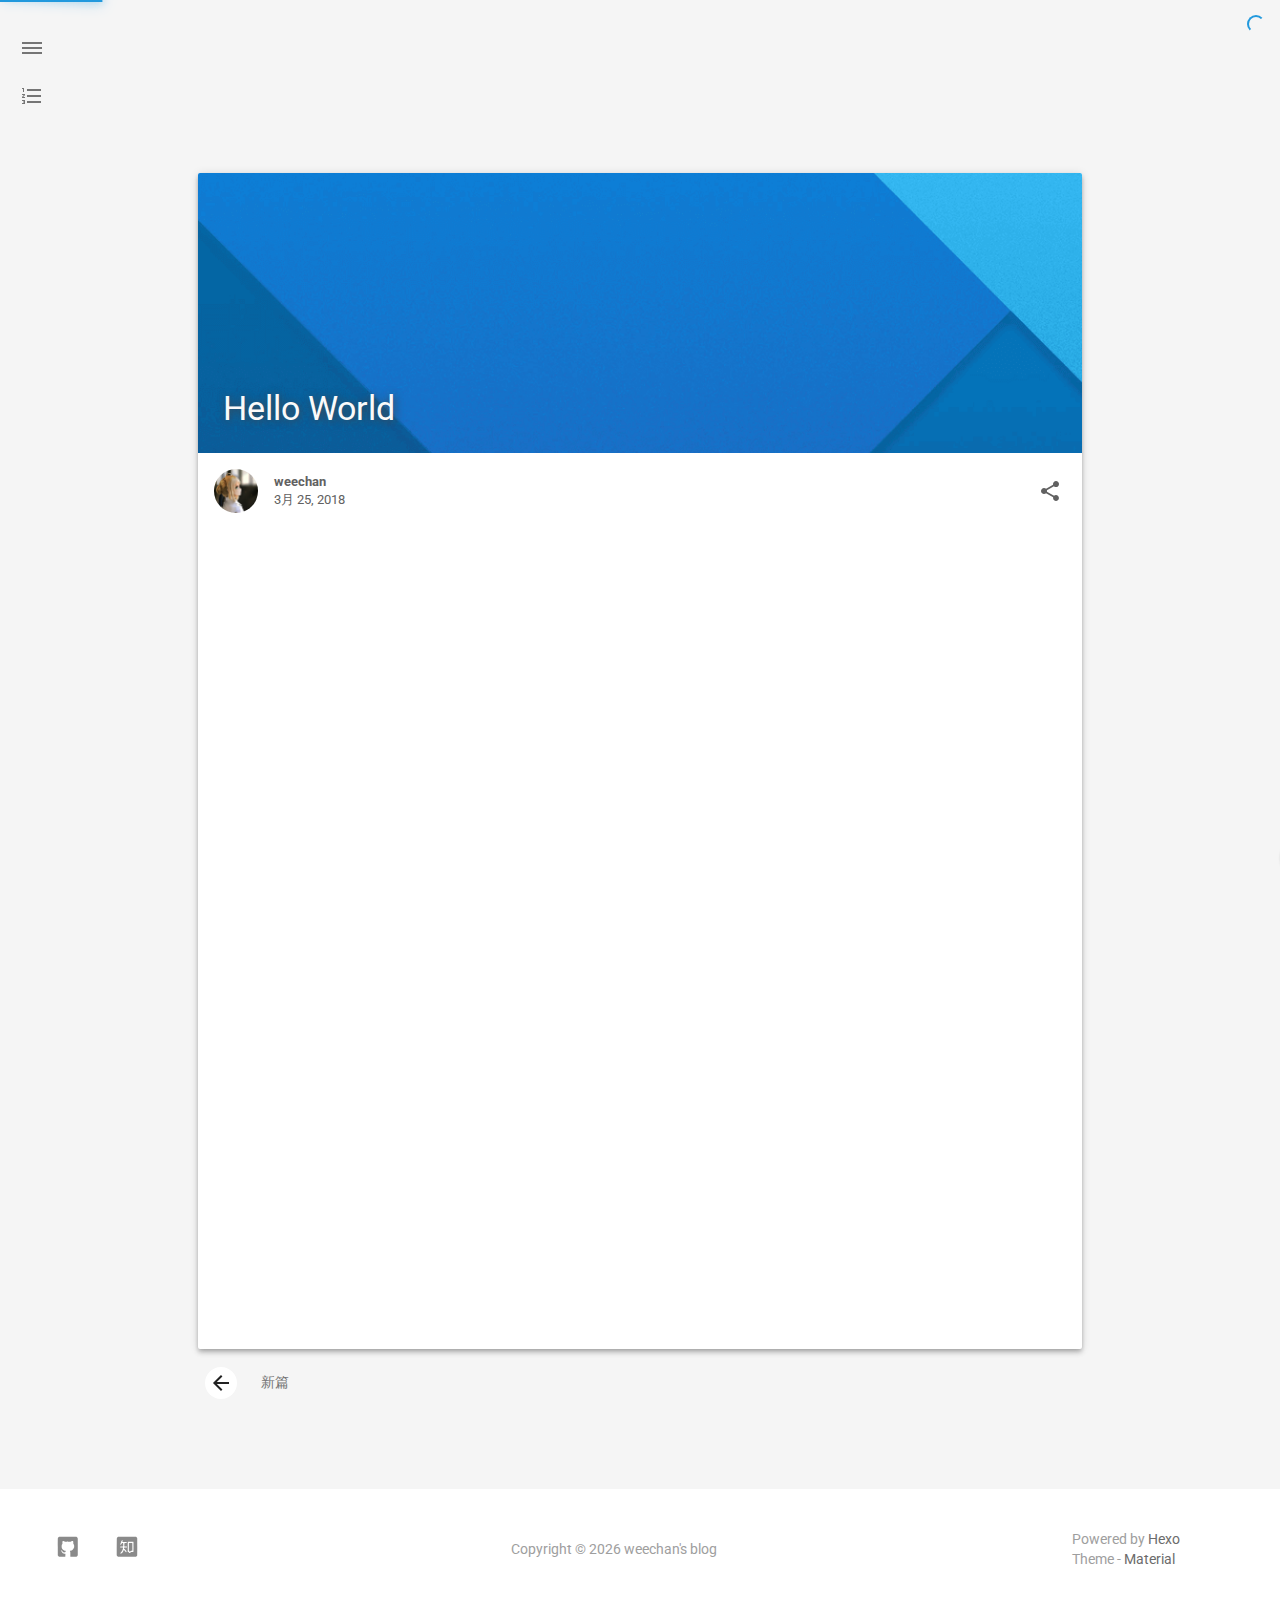
<file: 2018/03/25/hello-world/index.html>
<!DOCTYPE html>
<html style="display: none;" lang="zh">
    <head>
    <meta charset="utf-8">
    <!--
        © Material Theme
        https://github.com/viosey/hexo-theme-material
        Version: 1.5.2 -->
    <script>
        window.materialVersion = "1.5.2"
        // Delete localstorage with these tags
        window.oldVersion = [
            'codestartv1',
            '1.3.4',
            '1.4.0',
            '1.4.0b1',
            '1.5.0'
        ]
    </script>

    <!-- dns prefetch -->
    <meta http-equiv="x-dns-prefetch-control" content="on">














    <!-- Meta & Info -->
    <meta http-equiv="X-UA-Compatible" content="IE=Edge,chrome=1">
    <meta name="renderer" content="webkit">
    <meta name="viewport" content="width=device-width, initial-scale=1, user-scalable=no">

    <!-- Title -->
    
    <title>
        
            Hello World | 
        
        weechan&#39;s blog
    </title>

    <!-- Favicons -->
    <link rel="icon shortcut" type="image/ico" href="/img/favicon.png">
    <link rel="icon" href="/img/favicon.png">

    <meta name="format-detection" content="telephone=no"/>
    <meta name="description" itemprop="description" content="">
    <meta name="keywords" content="weechan的博客">
    <meta name="theme-color" content="#0097A7">

    <!-- Disable Fucking Bloody Baidu Tranformation -->
    <meta http-equiv="Cache-Control" content="no-transform" />
    <meta http-equiv="Cache-Control" content="no-siteapp" />

    <!--[if lte IE 9]>
        <link rel="stylesheet" href="/css/ie-blocker.css">

        
            <script src="/js/ie-blocker.zhCN.js"></script>
        
    <![endif]-->

    <!-- Import lsloader -->
    <script>(function(){window.lsloader={jsRunSequence:[],jsnamemap:{},cssnamemap:{}};lsloader.removeLS=function(a){try{localStorage.removeItem(a)}catch(b){}};lsloader.setLS=function(a,c){try{localStorage.setItem(a,c)}catch(b){}};lsloader.getLS=function(a){var c="";try{c=localStorage.getItem(a)}catch(b){c=""}return c};versionString="/*"+(window.materialVersion||"unknownVersion")+"*/";lsloader.clean=function(){try{var b=[];for(var a=0;a<localStorage.length;a++){b.push(localStorage.key(a))}b.forEach(function(e){var f=lsloader.getLS(e);if(window.oldVersion){var d=window.oldVersion.reduce(function(g,h){return g||f.indexOf("/*"+h+"*/")!==-1},false);if(d){lsloader.removeLS(e)}}})}catch(c){}};lsloader.clean();lsloader.load=function(f,a,b,d){if(typeof b==="boolean"){d=b;b=undefined}d=d||false;b=b||function(){};var e;e=this.getLS(f);if(e&&e.indexOf(versionString)===-1){this.removeLS(f);this.requestResource(f,a,b,d);return}if(e){var c=e.split(versionString)[0];if(c!=a){console.log("reload:"+a);this.removeLS(f);this.requestResource(f,a,b,d);return}e=e.split(versionString)[1];if(d){this.jsRunSequence.push({name:f,code:e});this.runjs(a,f,e)}else{document.getElementById(f).appendChild(document.createTextNode(e));b()}}else{this.requestResource(f,a,b,d)}};lsloader.requestResource=function(b,e,a,c){var d=this;if(c){this.iojs(e,b,function(h,f,g){d.setLS(f,h+versionString+g);d.runjs(h,f,g)})}else{this.iocss(e,b,function(f){document.getElementById(b).appendChild(document.createTextNode(f));d.setLS(b,e+versionString+f)},a)}};lsloader.iojs=function(d,b,g){var a=this;a.jsRunSequence.push({name:b,code:""});try{var f=new XMLHttpRequest();f.open("get",d,true);f.onreadystatechange=function(){if(f.readyState==4){if((f.status>=200&&f.status<300)||f.status==304){if(f.response!=""){g(d,b,f.response);return}}a.jsfallback(d,b)}};f.send(null)}catch(c){a.jsfallback(d,b)}};lsloader.iocss=function(f,c,h,a){var b=this;try{var g=new XMLHttpRequest();g.open("get",f,true);g.onreadystatechange=function(){if(g.readyState==4){if((g.status>=200&&g.status<300)||g.status==304){if(g.response!=""){h(g.response);a();return}}b.cssfallback(f,c,a)}};g.send(null)}catch(d){b.cssfallback(f,c,a)}};lsloader.iofonts=function(f,c,h,a){var b=this;try{var g=new XMLHttpRequest();g.open("get",f,true);g.onreadystatechange=function(){if(g.readyState==4){if((g.status>=200&&g.status<300)||g.status==304){if(g.response!=""){h(g.response);a();return}}b.cssfallback(f,c,a)}};g.send(null)}catch(d){b.cssfallback(f,c,a)}};lsloader.runjs=function(f,c,e){if(!!c&&!!e){for(var b in this.jsRunSequence){if(this.jsRunSequence[b].name==c){this.jsRunSequence[b].code=e}}}if(!!this.jsRunSequence[0]&&!!this.jsRunSequence[0].code&&this.jsRunSequence[0].status!="failed"){var a=document.createElement("script");a.appendChild(document.createTextNode(this.jsRunSequence[0].code));a.type="text/javascript";document.getElementsByTagName("head")[0].appendChild(a);this.jsRunSequence.shift();if(this.jsRunSequence.length>0){this.runjs()}}else{if(!!this.jsRunSequence[0]&&this.jsRunSequence[0].status=="failed"){var d=this;var a=document.createElement("script");a.src=this.jsRunSequence[0].path;a.type="text/javascript";this.jsRunSequence[0].status="loading";a.onload=function(){d.jsRunSequence.shift();if(d.jsRunSequence.length>0){d.runjs()}};document.body.appendChild(a)}}};lsloader.tagLoad=function(b,a){this.jsRunSequence.push({name:a,code:"",path:b,status:"failed"});this.runjs()};lsloader.jsfallback=function(c,b){if(!!this.jsnamemap[b]){return}else{this.jsnamemap[b]=b}for(var a in this.jsRunSequence){if(this.jsRunSequence[a].name==b){this.jsRunSequence[a].code="";this.jsRunSequence[a].status="failed";this.jsRunSequence[a].path=c}}this.runjs()};lsloader.cssfallback=function(e,c,b){if(!!this.cssnamemap[c]){return}else{this.cssnamemap[c]=1}var d=document.createElement("link");d.type="text/css";d.href=e;d.rel="stylesheet";d.onload=d.onerror=b;var a=document.getElementsByTagName("script")[0];a.parentNode.insertBefore(d,a)};lsloader.runInlineScript=function(c,b){var a=document.getElementById(b).innerText;this.jsRunSequence.push({name:c,code:a});this.runjs()}})();</script>

    <!-- Import queue -->
    <script>function Queue(){this.dataStore=[];this.offer=b;this.poll=d;this.execNext=a;this.debug=false;this.startDebug=c;function b(e){if(this.debug){console.log("Offered a Queued Function.")}if(typeof e==="function"){this.dataStore.push(e)}else{console.log("You must offer a function.")}}function d(){if(this.debug){console.log("Polled a Queued Function.")}return this.dataStore.shift()}function a(){var e=this.poll();if(e!==undefined){if(this.debug){console.log("Run a Queued Function.")}e()}}function c(){this.debug=true}}var queue=new Queue();</script>

    <!-- Import CSS -->
    
        <style id="material_css"></style><script>if(typeof window.lsLoadCSSMaxNums === "undefined")window.lsLoadCSSMaxNums = 0;window.lsLoadCSSMaxNums++;lsloader.load("material_css","/css/material.min.css?Z7a72R1E4SxzBKR/WGctOA==",function(){if(typeof window.lsLoadCSSNums === "undefined")window.lsLoadCSSNums = 0;window.lsLoadCSSNums++;if(window.lsLoadCSSNums == window.lsLoadCSSMaxNums)document.documentElement.style.display="";}, false)</script>
        <style id="style_css"></style><script>if(typeof window.lsLoadCSSMaxNums === "undefined")window.lsLoadCSSMaxNums = 0;window.lsLoadCSSMaxNums++;lsloader.load("style_css","/css/style.min.css?MKetZV3cUTfDxvMffaOezg==",function(){if(typeof window.lsLoadCSSNums === "undefined")window.lsLoadCSSNums = 0;window.lsLoadCSSNums++;if(window.lsLoadCSSNums == window.lsLoadCSSMaxNums)document.documentElement.style.display="";}, false)</script>

        

    

    

    <!-- Config CSS -->

<!-- Other Styles -->
<style>
  body, html {
    font-family: Roboto, "Helvetica Neue", Helvetica, "PingFang SC", "Hiragino Sans GB", "Microsoft YaHei", "微软雅黑", Arial, sans-serif;
    overflow-x: hidden !important;
  }
  
  code {
    font-family: Consolas, Monaco, 'Andale Mono', 'Ubuntu Mono', monospace;
  }

  a {
    color: #00838F;
  }

  .mdl-card__media,
  #search-label,
  #search-form-label:after,
  #scheme-Paradox .hot_tags-count,
  #scheme-Paradox .sidebar_archives-count,
  #scheme-Paradox .sidebar-colored .sidebar-header,
  #scheme-Paradox .sidebar-colored .sidebar-badge{
    background-color: #0097A7 !important;
  }

  /* Sidebar User Drop Down Menu Text Color */
  #scheme-Paradox .sidebar-colored .sidebar-nav>.dropdown>.dropdown-menu>li>a:hover,
  #scheme-Paradox .sidebar-colored .sidebar-nav>.dropdown>.dropdown-menu>li>a:focus {
    color: #0097A7 !important;
  }

  #post_entry-right-info,
  .sidebar-colored .sidebar-nav li:hover > a,
  .sidebar-colored .sidebar-nav li:hover > a i,
  .sidebar-colored .sidebar-nav li > a:hover,
  .sidebar-colored .sidebar-nav li > a:hover i,
  .sidebar-colored .sidebar-nav li > a:focus i,
  .sidebar-colored .sidebar-nav > .open > a,
  .sidebar-colored .sidebar-nav > .open > a:hover,
  .sidebar-colored .sidebar-nav > .open > a:focus,
  #ds-reset #ds-ctx .ds-ctx-entry .ds-ctx-head a {
    color: #0097A7 !important;
  }

  .toTop {
    background: #757575 !important;
  }

  .material-layout .material-post>.material-nav,
  .material-layout .material-index>.material-nav,
  .material-nav a {
    color: #757575;
  }

  #scheme-Paradox .MD-burger-layer {
    background-color: #757575;
  }

  #scheme-Paradox #post-toc-trigger-btn {
    color: #757575;
  }

  .post-toc a:hover {
    color: #00838F;
    text-decoration: underline;
  }

</style>


<!-- Theme Background Related-->

    <style>
      body{
        background-color: #F5F5F5;
      }

      /* blog_info bottom background */
      #scheme-Paradox .material-layout .something-else .mdl-card__supporting-text{
        background-color: #fff;
      }
    </style>




<!-- Fade Effect -->

    <style>
      .fade {
        transition: all 800ms linear;
        -webkit-transform: translate3d(0,0,0);
        -moz-transform: translate3d(0,0,0);
        -ms-transform: translate3d(0,0,0);
        -o-transform: translate3d(0,0,0);
        transform: translate3d(0,0,0);
        opacity: 1;
      }

      .fade.out{
        opacity: 0;
      }
    </style>


<!-- Import Font -->
<!-- Import Roboto -->

    <link href="https://fonts.googleapis.com/css?family=Roboto:300,400,500" rel="stylesheet">


<!-- Import Material Icons -->


    <style id="material_icons"></style><script>if(typeof window.lsLoadCSSMaxNums === "undefined")window.lsLoadCSSMaxNums = 0;window.lsLoadCSSMaxNums++;lsloader.load("material_icons","/css/material-icons.css?pqhB/Rd/ab0H2+kZp0RDmw==",function(){if(typeof window.lsLoadCSSNums === "undefined")window.lsLoadCSSNums = 0;window.lsLoadCSSNums++;if(window.lsLoadCSSNums == window.lsLoadCSSMaxNums)document.documentElement.style.display="";}, false)</script>




    <!-- Import jQuery -->
    
        <script>lsloader.load("jq_js","/js/jquery.min.js?qcusAULNeBksqffqUM2+Ig==", true)</script>
    

    <!-- WebAPP Icons -->
    <meta name="mobile-web-app-capable" content="yes">
    <meta name="application-name" content="weechan&#39;s blog">
    <meta name="msapplication-starturl" content="http://yoursite.com/2018/03/25/hello-world/">
    <meta name="msapplication-navbutton-color" content="#0097A7">
    <meta name="apple-mobile-web-app-capable" content="yes">
    <meta name="apple-mobile-web-app-title" content="weechan&#39;s blog">
    <meta name="apple-mobile-web-app-status-bar-style" content="black">
    <link rel="apple-touch-icon" href="/img/favicon.png">

    <!-- Site Verification -->
    
    

    <!-- RSS -->
    

    <!-- The Open Graph protocol -->
    <meta property="og:url" content="http://yoursite.com/2018/03/25/hello-world/">
    <meta property="og:type" content="blog">
    <meta property="og:title" content="Hello World | weechan&#39;s blog">
    <meta property="og:image" content="/img/favicon.png">
    <meta property="og:description" content="">
    

    
        <meta property="article:published_time" content="Sun Mar 25 2018 12:44:26 GMT+0800">
        <meta property="article:modified_time" content="Sun Mar 25 2018 12:44:26 GMT+0800">
    

    <!-- The Twitter Card protocol -->
    <meta name="twitter:card" content="summary_large_image">

    <!-- Add canonical link for SEO -->
    
        <link rel="canonical" href="http://yoursite.com/2018/03/25/hello-world/index.html" />
    

    <!-- Structured-data for SEO -->
    
        


<script type="application/ld+json">
{
    "@context": "https://schema.org",
    "@type": "BlogPosting",
    "mainEntityOfPage": "http://yoursite.com/2018/03/25/hello-world/index.html",
    "headline": "Hello World",
    "datePublished": "Sun Mar 25 2018 12:44:26 GMT+0800",
    "dateModified": "Sun Mar 25 2018 12:44:26 GMT+0800",
    "author": {
        "@type": "Person",
        "name": "weechan",
        "image": {
            "@type": "ImageObject",
            "url": "/img/head.png"
        },
        "description": "Hi, nice to meet you"
    },
    "publisher": {
        "@type": "Organization",
        "name": "weechan&#39;s blog",
        "logo": {
            "@type":"ImageObject",
            "url": "/img/favicon.png"
        }
    },
    "keywords": "weechan的博客",
    "description": "",
}
</script>


    

    <!-- Analytics -->
    
    
    

    <!-- Custom Head -->
    

</head>


    
        <body id="scheme-Paradox" class="lazy">
            <div class="material-layout  mdl-js-layout has-drawer is-upgraded">
                

                <!-- Main Container -->
                <main class="material-layout__content" id="main">

                    <!-- Top Anchor -->
                    <div id="top"></div>

                    
                        <!-- Hamburger Button -->
                        <button class="MD-burger-icon sidebar-toggle">
                            <span class="MD-burger-layer"></span>
                        </button>
                    

                    <!-- Post TOC -->

    
    <!-- Back Button -->
    <!--
    <div class="material-back" id="backhome-div" tabindex="0">
        <a class="mdl-button mdl-js-button mdl-js-ripple-effect mdl-button--icon"
           href="#" onclick="window.history.back();return false;"
           target="_self"
           role="button"
           data-upgraded=",MaterialButton,MaterialRipple">
            <i class="material-icons" role="presentation">arrow_back</i>
            <span class="mdl-button__ripple-container">
                <span class="mdl-ripple"></span>
            </span>
        </a>
    </div>
    -->


    <!-- Left aligned menu below button -->
    
    
    <button id="post-toc-trigger-btn"
        class="mdl-button mdl-js-button mdl-button--icon">
        <i class="material-icons">format_list_numbered</i>
    </button>

    <ul class="post-toc-wrap mdl-menu mdl-menu--bottom-left mdl-js-menu mdl-js-ripple-effect" for="post-toc-trigger-btn" style="max-height:80vh; overflow-y:scroll;">
        <ol class="post-toc"><li class="post-toc-item post-toc-level-2"><a class="post-toc-link" href="#Quick-Start"><span class="post-toc-number">1.</span> <span class="post-toc-text">Quick Start</span></a><ol class="post-toc-child"><li class="post-toc-item post-toc-level-3"><a class="post-toc-link" href="#Create-a-new-post"><span class="post-toc-number">1.1.</span> <span class="post-toc-text">Create a new post</span></a></li><li class="post-toc-item post-toc-level-3"><a class="post-toc-link" href="#Run-server"><span class="post-toc-number">1.2.</span> <span class="post-toc-text">Run server</span></a></li><li class="post-toc-item post-toc-level-3"><a class="post-toc-link" href="#Generate-static-files"><span class="post-toc-number">1.3.</span> <span class="post-toc-text">Generate static files</span></a></li><li class="post-toc-item post-toc-level-3"><a class="post-toc-link" href="#Deploy-to-remote-sites"><span class="post-toc-number">1.4.</span> <span class="post-toc-text">Deploy to remote sites</span></a></li></ol></li></ol>
    </ul>
    




<!-- Layouts -->

    <!-- Post Module -->
    <div class="material-post_container">

        <div class="material-post mdl-grid">
            <div class="mdl-card mdl-shadow--4dp mdl-cell mdl-cell--12-col">

                <!-- Post Header(Thumbnail & Title) -->
                
    <!-- Paradox Post Header -->
    
        
            <!-- Random Thumbnail -->
            <div class="post_thumbnail-random mdl-card__media mdl-color-text--grey-50">
            <script type="text/ls-javascript" id="post-thumbnail-script">
    var randomNum = Math.floor(Math.random() * 19 + 1);

    $('.post_thumbnail-random').attr('data-original', '/img/random/material-' + randomNum + '.png');
    $('.post_thumbnail-random').addClass('lazy');
</script>

        
    
            <p class="article-headline-p">
                Hello World
            </p>
        </div>





                
                    <!-- Paradox Post Info -->
                    <div class="mdl-color-text--grey-700 mdl-card__supporting-text meta">

    <!-- Author Avatar -->
    <div id="author-avatar">
        <img src="/img/head.png" width="44px" height="44px" alt="Author Avatar"/>
    </div>
    <!-- Author Name & Date -->
    <div>
        <strong>weechan</strong>
        <span>3月 25, 2018</span>
    </div>

    <div class="section-spacer"></div>

    <!-- Favorite -->
    <!--
        <button id="article-functions-like-button" class="mdl-button mdl-js-button mdl-js-ripple-effect mdl-button--icon btn-like">
            <i class="material-icons" role="presentation">favorite</i>
            <span class="visuallyhidden">favorites</span>
        </button>
    -->

    <!-- Qrcode -->
    

    <!-- Tags (bookmark) -->
    

    <!-- Share -->
    
        <button id="article-fuctions-share-button" class="mdl-button mdl-js-button mdl-js-ripple-effect mdl-button--icon">
    <i class="material-icons" role="presentation">share</i>
    <span class="visuallyhidden">share</span>
</button>
<ul class="mdl-menu mdl-menu--bottom-right mdl-js-menu mdl-js-ripple-effect" for="article-fuctions-share-button">
    

    

    <!-- Share Weibo -->
    

    <!-- Share Twitter -->
    

    <!-- Share Facebook -->
    
        <a class="post_share-link" href="https://www.facebook.com/sharer/sharer.php?u=http://yoursite.com/2018/03/25/hello-world/index.html" target="_blank">
            <li class="mdl-menu__item">
                分享到 Facebook
            </li>
        </a>
    

    <!-- Share Google+ -->
    

    <!-- Share LinkedIn -->
    

    <!-- Share QQ -->
    
        <a class="post_share-link" href="http://connect.qq.com/widget/shareqq/index.html?site=weechan&#39;s blog&title=Hello World&summary=&pics=http://yoursite.com/img/favicon.png&url=http://yoursite.com/2018/03/25/hello-world/index.html" target="_blank">
            <li class="mdl-menu__item">
                分享到 QQ
            </li>
        </a>
    

    <!-- Share Telegram -->
    
</ul>

    
</div>

                

                <!-- Post Content -->
                <div id="post-content" class="mdl-color-text--grey-700 mdl-card__supporting-text fade out">
    
        <p>Welcome to <a href="https://hexo.io/" target="_blank" rel="noopener">Hexo</a>! This is your very first post. Check <a href="https://hexo.io/docs/" target="_blank" rel="noopener">documentation</a> for more info. If you get any problems when using Hexo, you can find the answer in <a href="https://hexo.io/docs/troubleshooting.html" target="_blank" rel="noopener">troubleshooting</a> or you can ask me on <a href="https://github.com/hexojs/hexo/issues" target="_blank" rel="noopener">GitHub</a>.</p>
<h2 id="Quick-Start"><a href="#Quick-Start" class="headerlink" title="Quick Start"></a>Quick Start</h2><h3 id="Create-a-new-post"><a href="#Create-a-new-post" class="headerlink" title="Create a new post"></a>Create a new post</h3><figure class="highlight bash"><table><tr><td class="gutter"><pre><span class="line">1</span><br></pre></td><td class="code"><pre><span class="line">$ hexo new <span class="string">"My New Post"</span></span><br></pre></td></tr></table></figure>
<p>More info: <a href="https://hexo.io/docs/writing.html" target="_blank" rel="noopener">Writing</a></p>
<h3 id="Run-server"><a href="#Run-server" class="headerlink" title="Run server"></a>Run server</h3><figure class="highlight bash"><table><tr><td class="gutter"><pre><span class="line">1</span><br></pre></td><td class="code"><pre><span class="line">$ hexo server</span><br></pre></td></tr></table></figure>
<p>More info: <a href="https://hexo.io/docs/server.html" target="_blank" rel="noopener">Server</a></p>
<h3 id="Generate-static-files"><a href="#Generate-static-files" class="headerlink" title="Generate static files"></a>Generate static files</h3><figure class="highlight bash"><table><tr><td class="gutter"><pre><span class="line">1</span><br></pre></td><td class="code"><pre><span class="line">$ hexo generate</span><br></pre></td></tr></table></figure>
<p>More info: <a href="https://hexo.io/docs/generating.html" target="_blank" rel="noopener">Generating</a></p>
<h3 id="Deploy-to-remote-sites"><a href="#Deploy-to-remote-sites" class="headerlink" title="Deploy to remote sites"></a>Deploy to remote sites</h3><figure class="highlight bash"><table><tr><td class="gutter"><pre><span class="line">1</span><br></pre></td><td class="code"><pre><span class="line">$ hexo deploy</span><br></pre></td></tr></table></figure>
<p>More info: <a href="https://hexo.io/docs/deployment.html" target="_blank" rel="noopener">Deployment</a></p>

        
    

    
</div>


                

                <!-- Post Comments -->
                
                    
                
            </div>

            <!-- Post Prev & Next Nav -->
            <nav class="material-nav mdl-color-text--grey-50 mdl-cell mdl-cell--12-col">
    <!-- Prev Nav -->
    
        <a href="/2018/03/25/android使用mockito进行单元测试/" id="post_nav-newer" class="prev-content">
            <button class="mdl-button mdl-js-button mdl-js-ripple-effect mdl-button--icon mdl-color--white mdl-color-text--grey-900" role="presentation">
                <i class="material-icons">arrow_back</i>
            </button>
            &nbsp;&nbsp;&nbsp;&nbsp;&nbsp;&nbsp;
            新篇
        </a>
    

    <!-- Section Spacer -->
    <div class="section-spacer"></div>

    <!-- Next Nav -->
    
</nav>

        </div>
    </div>



                    
                        <!-- Overlay For Active Sidebar -->
<div class="sidebar-overlay"></div>

<!-- Material sidebar -->
<aside id="sidebar" class="sidebar sidebar-colored sidebar-fixed-left" role="navigation">
    <div id="sidebar-main">
        <!-- Sidebar Header -->
        <div class="sidebar-header header-cover" style="background-image: url(/img/sidebar_header.png);">
    <!-- Top bar -->
    <div class="top-bar"></div>

    <!-- Sidebar toggle button -->
    <button type="button" class="sidebar-toggle mdl-button mdl-js-button mdl-js-ripple-effect mdl-button--icon" style="display: initial;" data-upgraded=",MaterialButton,MaterialRipple">
        <i class="material-icons">clear_all</i>
        <span class="mdl-button__ripple-container">
            <span class="mdl-ripple">
            </span>
        </span>
    </button>

    <!-- Sidebar Avatar -->
    <div class="sidebar-image">
        <img src="/img/head.png" alt="weechan's avatar">
    </div>

    <!-- Sidebar Email -->
    <a data-toggle="dropdown" class="sidebar-brand" href="#settings-dropdown">
        weechan@qq.com
        <b class="caret"></b>
    </a>
</div>


        <!-- Sidebar Navigation  -->
        <ul class="nav sidebar-nav">
    <!-- User dropdown  -->
    <li class="dropdown">
        <ul id="settings-dropdown" class="dropdown-menu">
            
                <li>
                    <a href="mailto: weechan@qq.com" target="_blank" title="Email Me">
                        
                            <i class="material-icons sidebar-material-icons sidebar-indent-left1pc-element">email</i>
                        
                        Email Me
                    </a>
                </li>
            
        </ul>
    </li>

    <!-- Homepage -->
    
        <li id="sidebar-first-li">
            <a href="/">
                
                    <i class="material-icons sidebar-material-icons">home</i>
                
                主页
            </a>
        </li>
        
    

    <!-- Archives  -->
    
        <li class="dropdown">
            <a href="#" class="ripple-effect dropdown-toggle" data-toggle="dropdown">
                
                    <i class="material-icons sidebar-material-icons">inbox</i>
                
                    归档
                <b class="caret"></b>
            </a>
            <ul class="dropdown-menu">
            <li>
                <a class="sidebar_archives-link" href="/archives/2018/11/">十一月 2018<span class="sidebar_archives-count">2</span></a></li><li><a class="sidebar_archives-link" href="/archives/2018/03/">三月 2018<span class="sidebar_archives-count">5</span></a>
            </ul>
        </li>
        
    

    <!-- Categories  -->
    

    <!-- Pages  -->
    

    <!-- Article Number  -->
    
</ul>


        <!-- Sidebar Footer -->
        <!--
I'm glad you use this theme, the development is no so easy, I hope you can keep the copyright, I will thank you so much.
If you still want to delete the copyrights, could you still retain the first one? Which namely "Theme Material"
It will not impact the appearance and can give developers a lot of support :)

很高兴您使用并喜欢该主题，开发不易 十分谢谢与希望您可以保留一下版权声明。
如果您仍然想删除的话 能否只保留第一项呢？即 "Theme Material"
它不会影响美观并可以给开发者很大的支持和动力。 :)
-->

<!-- Sidebar Divider -->

    <div class="sidebar-divider"></div>


<!-- Theme Material -->

    <a href="https://github.com/viosey/hexo-theme-material"  class="sidebar-footer-text-a" target="_blank">
        <div class="sidebar-text mdl-button mdl-js-button mdl-js-ripple-effect sidebar-footer-text-div" data-upgraded=",MaterialButton,MaterialRipple">
            主题 - Material
            <span class="sidebar-badge badge-circle">i</span>
        </div>
    </a>


<!-- Help & Support -->
<!--

-->

<!-- Feedback -->
<!--

-->

<!-- About Theme -->
<!--

-->

    </div>

    <!-- Sidebar Image -->
    

</aside>

                    

                    
                        <!-- Footer Top Button -->
                        <div id="back-to-top" class="toTop-wrap">
    <a href="#top" class="toTop">
        <i class="material-icons footer_top-i">expand_less</i>
    </a>
</div>

                    

                    <!--Footer-->
<footer class="mdl-mini-footer" id="bottom">
    
        <!-- Paradox Footer Left Section -->
        <div class="mdl-mini-footer--left-section sns-list">
    <!-- Twitter -->
    

    <!-- Facebook -->
    

    <!-- Google + -->
    

    <!-- Weibo -->
    

    <!-- Instagram -->
    

    <!-- Tumblr -->
    

    <!-- Github -->
    
        <a href="https://github.com/weeChanc" target="_blank">
            <button class="mdl-mini-footer--social-btn social-btn footer-sns-github">
                <span class="visuallyhidden">Github</span>
            </button><!--
     --></a>
    

    <!-- LinkedIn -->
    

    <!-- Zhihu -->
    
        <a href="https://www.zhihu.com/people/zhi-hu-zhe-ye-96-67-34/activities" target="_blank">
            <button class="mdl-mini-footer--social-btn social-btn footer-sns-zhihu">
                <span class="visuallyhidden">Zhihu</span>
            </button><!--
     --></a>
    

    <!-- Bilibili -->
    

    <!-- Telegram -->
    
    
    <!-- V2EX -->
    
</div>


        <!--Copyright-->
        <div id="copyright">
            Copyright&nbsp;©<script type="text/javascript">var fd = new Date();document.write("&nbsp;" + fd.getFullYear() + "&nbsp;");</script>weechan's blog
            
        </div>

        <!-- Paradox Footer Right Section -->

        <!--
        I am glad you use this theme, the development is no so easy, I hope you can keep the copyright.
        It will not impact the appearance and can give developers a lot of support :)

        很高兴您使用该主题，开发不易，希望您可以保留一下版权声明。
        它不会影响美观并可以给开发者很大的支持。 :)
        -->

        <div class="mdl-mini-footer--right-section">
            <div>
                <div class="footer-develop-div">Powered by <a href="https://hexo.io" target="_blank" class="footer-develop-a">Hexo</a></div>
                <div class="footer-develop-div">Theme - <a href="https://github.com/viosey/hexo-theme-material" target="_blank" class="footer-develop-a">Material</a></div>
            </div>
        </div>
    
</footer>


                    <!-- Import JS File -->

    <script>lsloader.load("lazyload_js","/js/lazyload.min.js?1BcfzuNXqV+ntF6gq+5X3Q==", true)</script>



    <script>lsloader.load("js_js","/js/js.min.js?V/53wGualMuiPM3xoetD5Q==", true)</script>



    <script>lsloader.load("np_js","/js/nprogress.js?pl3Qhb9lvqR1FlyLUna1Yw==", true)</script>


<script type="text/ls-javascript" id="NProgress-script">
    NProgress.configure({
        showSpinner: true
    });
    NProgress.start();
    $('#nprogress .bar').css({
        'background': '#29d'
    });
    $('#nprogress .peg').css({
        'box-shadow': '0 0 10px #29d, 0 0 15px #29d'
    });
    $('#nprogress .spinner-icon').css({
        'border-top-color': '#29d',
        'border-left-color': '#29d'
    });
    setTimeout(function() {
        NProgress.done();
        $('.fade').removeClass('out');
    }, 800);
</script>













<!-- UC Browser Compatible -->
<script>
	var agent = navigator.userAgent.toLowerCase();
	if(agent.indexOf('ucbrowser')>0) {
		document.write('<link rel="stylesheet" href="/css/uc.css">');
	   alert('由于 UC 浏览器使用极旧的内核，而本网站使用了一些新的特性。\n为了您能更好的浏览，推荐使用 Chrome 或 Firefox 浏览器。');
	}
</script>

<!-- Import prettify js  -->



<!-- Window Load -->
<!-- add class for prettify -->
<script type="text/ls-javascript" id="window-load">
    $(window).on('load', function() {
        // Post_Toc parent position fixed
        $('.post-toc-wrap').parent('.mdl-menu__container').css('position', 'fixed');
    });

    
    
</script>

<!-- MathJax Load-->


<!-- Bing Background -->


<script type="text/ls-javascript" id="lazy-load">
    // Offer LazyLoad
    queue.offer(function(){
        $('.lazy').lazyload({
            effect : 'show'
        });
    });

    // Start Queue
    $(document).ready(function(){
        setInterval(function(){
            queue.execNext();
        },200);
    });
</script>

<!-- Custom Footer -->



<script>
    (function(){
        var scriptList = document.querySelectorAll('script[type="text/ls-javascript"]')

        for (var i = 0; i < scriptList.length; ++i) {
            var item = scriptList[i];
            lsloader.runInlineScript(item.id,item.id);
        }
    })()
console.log('\n %c © Material Theme | Version: 1.5.2 | https://github.com/viosey/hexo-theme-material %c \n', 'color:#455a64;background:#e0e0e0;padding:5px 0;border-top-left-radius:5px;border-bottom-left-radius:5px;', 'color:#455a64;background:#e0e0e0;padding:5px 0;border-top-right-radius:5px;border-bottom-right-radius:5px;');
</script>

                </main>
            </div>
        </body>
    
</html>
</file>
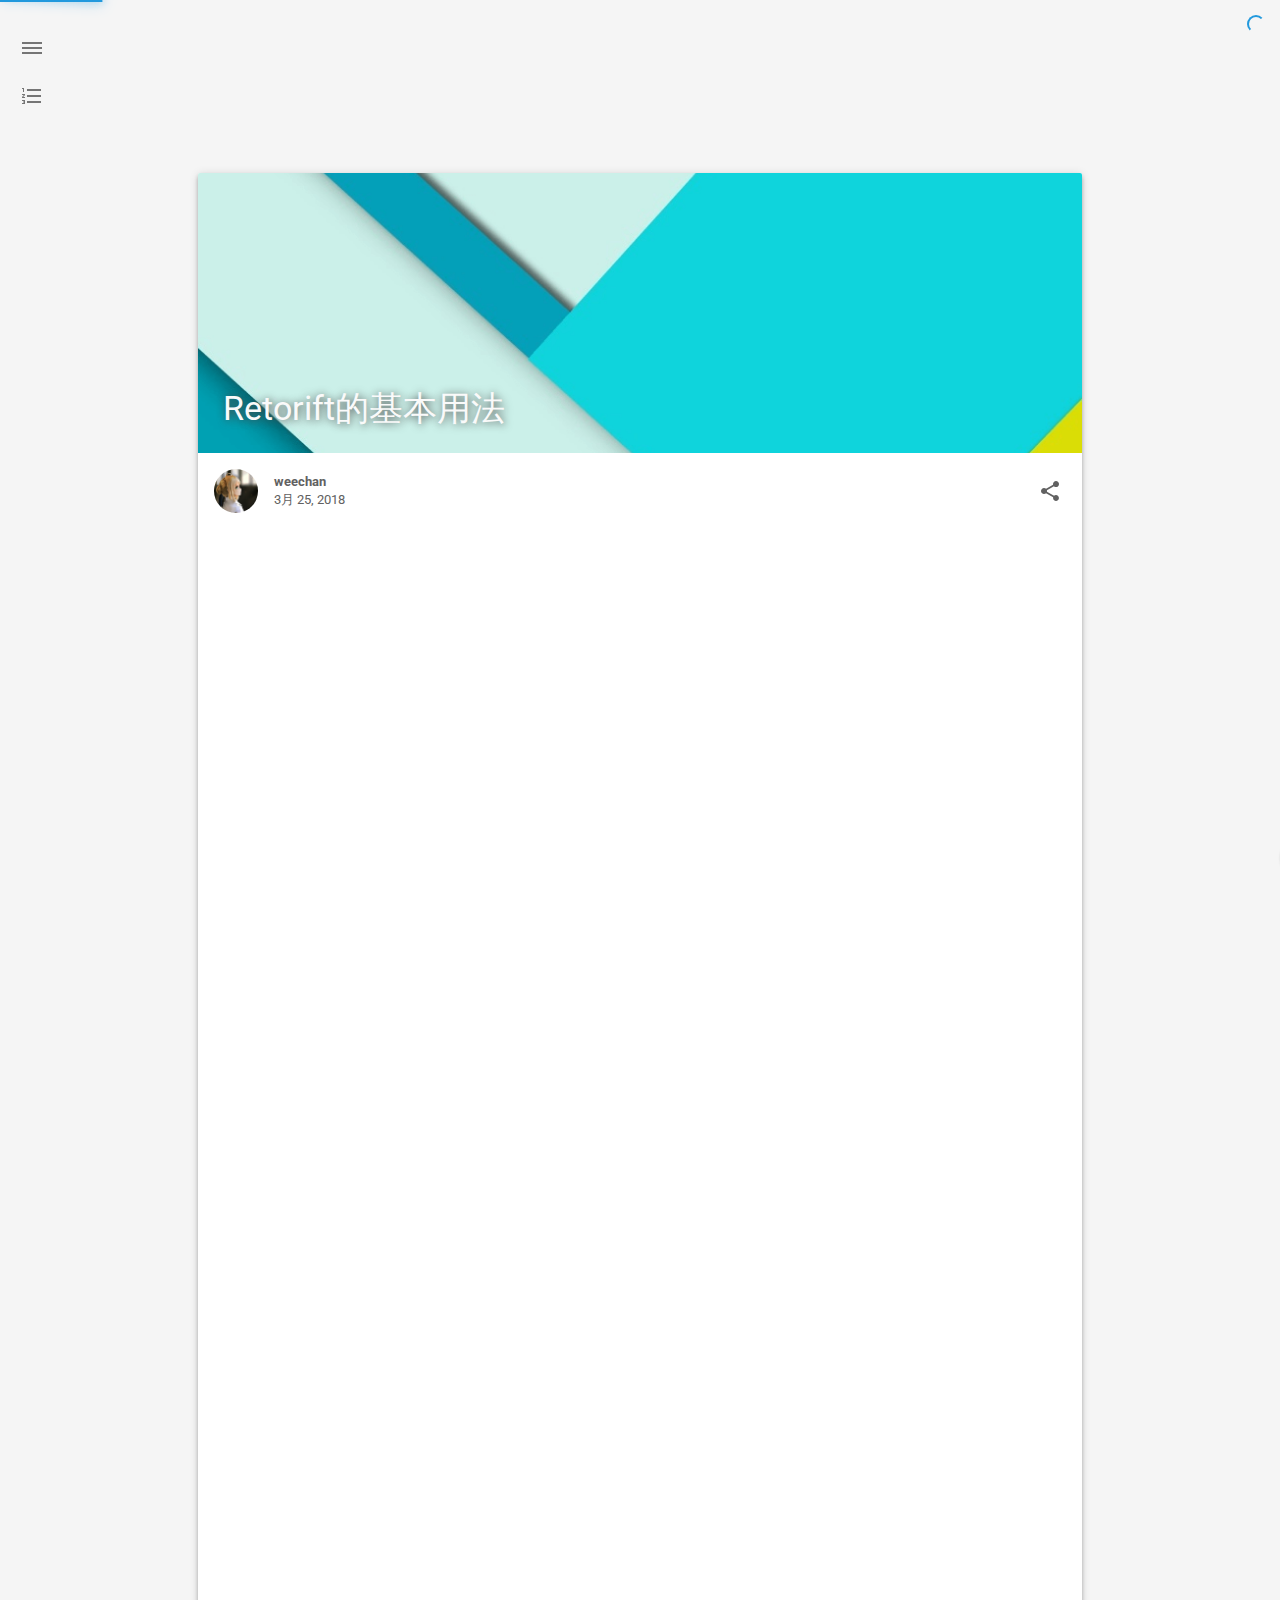
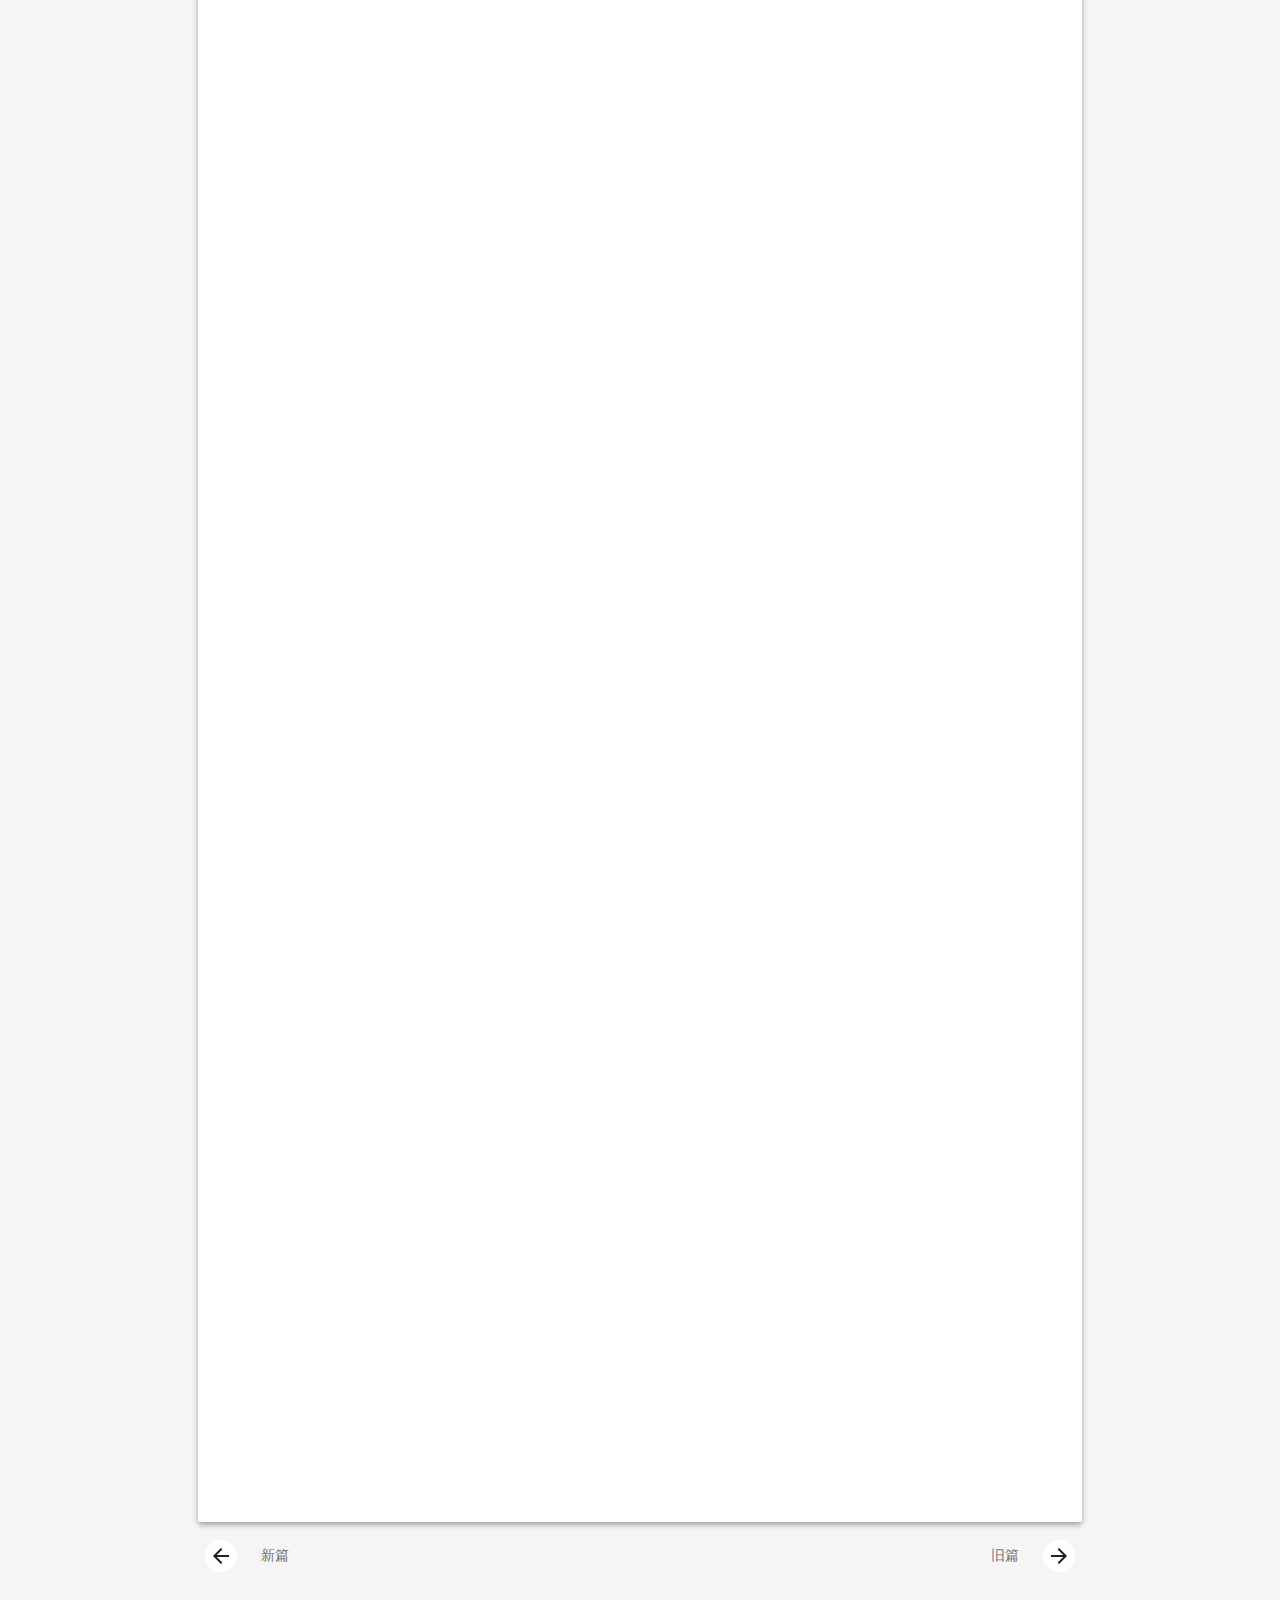
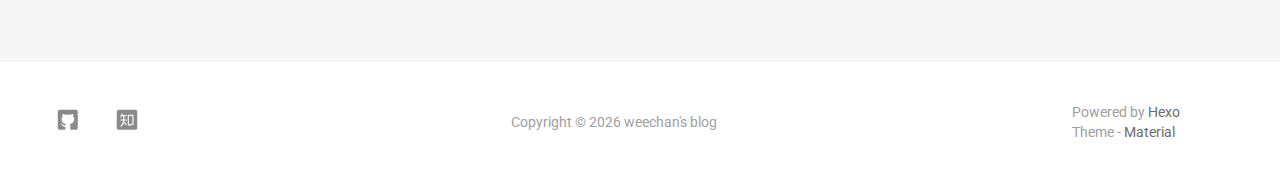
<file: 2018/03/25/retrofit的基本用法/index.html>
<!DOCTYPE html>
<html style="display: none;" lang="zh">
    <head>
    <meta charset="utf-8">
    <!--
        © Material Theme
        https://github.com/viosey/hexo-theme-material
        Version: 1.5.2 -->
    <script>
        window.materialVersion = "1.5.2"
        // Delete localstorage with these tags
        window.oldVersion = [
            'codestartv1',
            '1.3.4',
            '1.4.0',
            '1.4.0b1',
            '1.5.0'
        ]
    </script>

    <!-- dns prefetch -->
    <meta http-equiv="x-dns-prefetch-control" content="on">














    <!-- Meta & Info -->
    <meta http-equiv="X-UA-Compatible" content="IE=Edge,chrome=1">
    <meta name="renderer" content="webkit">
    <meta name="viewport" content="width=device-width, initial-scale=1, user-scalable=no">

    <!-- Title -->
    
    <title>
        
            Retorift的基本用法 | 
        
        weechan&#39;s blog
    </title>

    <!-- Favicons -->
    <link rel="icon shortcut" type="image/ico" href="/img/favicon.png">
    <link rel="icon" href="/img/favicon.png">

    <meta name="format-detection" content="telephone=no"/>
    <meta name="description" itemprop="description" content="">
    <meta name="keywords" content="weechan的博客">
    <meta name="theme-color" content="#0097A7">

    <!-- Disable Fucking Bloody Baidu Tranformation -->
    <meta http-equiv="Cache-Control" content="no-transform" />
    <meta http-equiv="Cache-Control" content="no-siteapp" />

    <!--[if lte IE 9]>
        <link rel="stylesheet" href="/css/ie-blocker.css">

        
            <script src="/js/ie-blocker.zhCN.js"></script>
        
    <![endif]-->

    <!-- Import lsloader -->
    <script>(function(){window.lsloader={jsRunSequence:[],jsnamemap:{},cssnamemap:{}};lsloader.removeLS=function(a){try{localStorage.removeItem(a)}catch(b){}};lsloader.setLS=function(a,c){try{localStorage.setItem(a,c)}catch(b){}};lsloader.getLS=function(a){var c="";try{c=localStorage.getItem(a)}catch(b){c=""}return c};versionString="/*"+(window.materialVersion||"unknownVersion")+"*/";lsloader.clean=function(){try{var b=[];for(var a=0;a<localStorage.length;a++){b.push(localStorage.key(a))}b.forEach(function(e){var f=lsloader.getLS(e);if(window.oldVersion){var d=window.oldVersion.reduce(function(g,h){return g||f.indexOf("/*"+h+"*/")!==-1},false);if(d){lsloader.removeLS(e)}}})}catch(c){}};lsloader.clean();lsloader.load=function(f,a,b,d){if(typeof b==="boolean"){d=b;b=undefined}d=d||false;b=b||function(){};var e;e=this.getLS(f);if(e&&e.indexOf(versionString)===-1){this.removeLS(f);this.requestResource(f,a,b,d);return}if(e){var c=e.split(versionString)[0];if(c!=a){console.log("reload:"+a);this.removeLS(f);this.requestResource(f,a,b,d);return}e=e.split(versionString)[1];if(d){this.jsRunSequence.push({name:f,code:e});this.runjs(a,f,e)}else{document.getElementById(f).appendChild(document.createTextNode(e));b()}}else{this.requestResource(f,a,b,d)}};lsloader.requestResource=function(b,e,a,c){var d=this;if(c){this.iojs(e,b,function(h,f,g){d.setLS(f,h+versionString+g);d.runjs(h,f,g)})}else{this.iocss(e,b,function(f){document.getElementById(b).appendChild(document.createTextNode(f));d.setLS(b,e+versionString+f)},a)}};lsloader.iojs=function(d,b,g){var a=this;a.jsRunSequence.push({name:b,code:""});try{var f=new XMLHttpRequest();f.open("get",d,true);f.onreadystatechange=function(){if(f.readyState==4){if((f.status>=200&&f.status<300)||f.status==304){if(f.response!=""){g(d,b,f.response);return}}a.jsfallback(d,b)}};f.send(null)}catch(c){a.jsfallback(d,b)}};lsloader.iocss=function(f,c,h,a){var b=this;try{var g=new XMLHttpRequest();g.open("get",f,true);g.onreadystatechange=function(){if(g.readyState==4){if((g.status>=200&&g.status<300)||g.status==304){if(g.response!=""){h(g.response);a();return}}b.cssfallback(f,c,a)}};g.send(null)}catch(d){b.cssfallback(f,c,a)}};lsloader.iofonts=function(f,c,h,a){var b=this;try{var g=new XMLHttpRequest();g.open("get",f,true);g.onreadystatechange=function(){if(g.readyState==4){if((g.status>=200&&g.status<300)||g.status==304){if(g.response!=""){h(g.response);a();return}}b.cssfallback(f,c,a)}};g.send(null)}catch(d){b.cssfallback(f,c,a)}};lsloader.runjs=function(f,c,e){if(!!c&&!!e){for(var b in this.jsRunSequence){if(this.jsRunSequence[b].name==c){this.jsRunSequence[b].code=e}}}if(!!this.jsRunSequence[0]&&!!this.jsRunSequence[0].code&&this.jsRunSequence[0].status!="failed"){var a=document.createElement("script");a.appendChild(document.createTextNode(this.jsRunSequence[0].code));a.type="text/javascript";document.getElementsByTagName("head")[0].appendChild(a);this.jsRunSequence.shift();if(this.jsRunSequence.length>0){this.runjs()}}else{if(!!this.jsRunSequence[0]&&this.jsRunSequence[0].status=="failed"){var d=this;var a=document.createElement("script");a.src=this.jsRunSequence[0].path;a.type="text/javascript";this.jsRunSequence[0].status="loading";a.onload=function(){d.jsRunSequence.shift();if(d.jsRunSequence.length>0){d.runjs()}};document.body.appendChild(a)}}};lsloader.tagLoad=function(b,a){this.jsRunSequence.push({name:a,code:"",path:b,status:"failed"});this.runjs()};lsloader.jsfallback=function(c,b){if(!!this.jsnamemap[b]){return}else{this.jsnamemap[b]=b}for(var a in this.jsRunSequence){if(this.jsRunSequence[a].name==b){this.jsRunSequence[a].code="";this.jsRunSequence[a].status="failed";this.jsRunSequence[a].path=c}}this.runjs()};lsloader.cssfallback=function(e,c,b){if(!!this.cssnamemap[c]){return}else{this.cssnamemap[c]=1}var d=document.createElement("link");d.type="text/css";d.href=e;d.rel="stylesheet";d.onload=d.onerror=b;var a=document.getElementsByTagName("script")[0];a.parentNode.insertBefore(d,a)};lsloader.runInlineScript=function(c,b){var a=document.getElementById(b).innerText;this.jsRunSequence.push({name:c,code:a});this.runjs()}})();</script>

    <!-- Import queue -->
    <script>function Queue(){this.dataStore=[];this.offer=b;this.poll=d;this.execNext=a;this.debug=false;this.startDebug=c;function b(e){if(this.debug){console.log("Offered a Queued Function.")}if(typeof e==="function"){this.dataStore.push(e)}else{console.log("You must offer a function.")}}function d(){if(this.debug){console.log("Polled a Queued Function.")}return this.dataStore.shift()}function a(){var e=this.poll();if(e!==undefined){if(this.debug){console.log("Run a Queued Function.")}e()}}function c(){this.debug=true}}var queue=new Queue();</script>

    <!-- Import CSS -->
    
        <style id="material_css"></style><script>if(typeof window.lsLoadCSSMaxNums === "undefined")window.lsLoadCSSMaxNums = 0;window.lsLoadCSSMaxNums++;lsloader.load("material_css","/css/material.min.css?Z7a72R1E4SxzBKR/WGctOA==",function(){if(typeof window.lsLoadCSSNums === "undefined")window.lsLoadCSSNums = 0;window.lsLoadCSSNums++;if(window.lsLoadCSSNums == window.lsLoadCSSMaxNums)document.documentElement.style.display="";}, false)</script>
        <style id="style_css"></style><script>if(typeof window.lsLoadCSSMaxNums === "undefined")window.lsLoadCSSMaxNums = 0;window.lsLoadCSSMaxNums++;lsloader.load("style_css","/css/style.min.css?MKetZV3cUTfDxvMffaOezg==",function(){if(typeof window.lsLoadCSSNums === "undefined")window.lsLoadCSSNums = 0;window.lsLoadCSSNums++;if(window.lsLoadCSSNums == window.lsLoadCSSMaxNums)document.documentElement.style.display="";}, false)</script>

        

    

    

    <!-- Config CSS -->

<!-- Other Styles -->
<style>
  body, html {
    font-family: Roboto, "Helvetica Neue", Helvetica, "PingFang SC", "Hiragino Sans GB", "Microsoft YaHei", "微软雅黑", Arial, sans-serif;
    overflow-x: hidden !important;
  }
  
  code {
    font-family: Consolas, Monaco, 'Andale Mono', 'Ubuntu Mono', monospace;
  }

  a {
    color: #00838F;
  }

  .mdl-card__media,
  #search-label,
  #search-form-label:after,
  #scheme-Paradox .hot_tags-count,
  #scheme-Paradox .sidebar_archives-count,
  #scheme-Paradox .sidebar-colored .sidebar-header,
  #scheme-Paradox .sidebar-colored .sidebar-badge{
    background-color: #0097A7 !important;
  }

  /* Sidebar User Drop Down Menu Text Color */
  #scheme-Paradox .sidebar-colored .sidebar-nav>.dropdown>.dropdown-menu>li>a:hover,
  #scheme-Paradox .sidebar-colored .sidebar-nav>.dropdown>.dropdown-menu>li>a:focus {
    color: #0097A7 !important;
  }

  #post_entry-right-info,
  .sidebar-colored .sidebar-nav li:hover > a,
  .sidebar-colored .sidebar-nav li:hover > a i,
  .sidebar-colored .sidebar-nav li > a:hover,
  .sidebar-colored .sidebar-nav li > a:hover i,
  .sidebar-colored .sidebar-nav li > a:focus i,
  .sidebar-colored .sidebar-nav > .open > a,
  .sidebar-colored .sidebar-nav > .open > a:hover,
  .sidebar-colored .sidebar-nav > .open > a:focus,
  #ds-reset #ds-ctx .ds-ctx-entry .ds-ctx-head a {
    color: #0097A7 !important;
  }

  .toTop {
    background: #757575 !important;
  }

  .material-layout .material-post>.material-nav,
  .material-layout .material-index>.material-nav,
  .material-nav a {
    color: #757575;
  }

  #scheme-Paradox .MD-burger-layer {
    background-color: #757575;
  }

  #scheme-Paradox #post-toc-trigger-btn {
    color: #757575;
  }

  .post-toc a:hover {
    color: #00838F;
    text-decoration: underline;
  }

</style>


<!-- Theme Background Related-->

    <style>
      body{
        background-color: #F5F5F5;
      }

      /* blog_info bottom background */
      #scheme-Paradox .material-layout .something-else .mdl-card__supporting-text{
        background-color: #fff;
      }
    </style>




<!-- Fade Effect -->

    <style>
      .fade {
        transition: all 800ms linear;
        -webkit-transform: translate3d(0,0,0);
        -moz-transform: translate3d(0,0,0);
        -ms-transform: translate3d(0,0,0);
        -o-transform: translate3d(0,0,0);
        transform: translate3d(0,0,0);
        opacity: 1;
      }

      .fade.out{
        opacity: 0;
      }
    </style>


<!-- Import Font -->
<!-- Import Roboto -->

    <link href="https://fonts.googleapis.com/css?family=Roboto:300,400,500" rel="stylesheet">


<!-- Import Material Icons -->


    <style id="material_icons"></style><script>if(typeof window.lsLoadCSSMaxNums === "undefined")window.lsLoadCSSMaxNums = 0;window.lsLoadCSSMaxNums++;lsloader.load("material_icons","/css/material-icons.css?pqhB/Rd/ab0H2+kZp0RDmw==",function(){if(typeof window.lsLoadCSSNums === "undefined")window.lsLoadCSSNums = 0;window.lsLoadCSSNums++;if(window.lsLoadCSSNums == window.lsLoadCSSMaxNums)document.documentElement.style.display="";}, false)</script>




    <!-- Import jQuery -->
    
        <script>lsloader.load("jq_js","/js/jquery.min.js?qcusAULNeBksqffqUM2+Ig==", true)</script>
    

    <!-- WebAPP Icons -->
    <meta name="mobile-web-app-capable" content="yes">
    <meta name="application-name" content="weechan&#39;s blog">
    <meta name="msapplication-starturl" content="http://yoursite.com/2018/03/25/retrofit的基本用法/">
    <meta name="msapplication-navbutton-color" content="#0097A7">
    <meta name="apple-mobile-web-app-capable" content="yes">
    <meta name="apple-mobile-web-app-title" content="weechan&#39;s blog">
    <meta name="apple-mobile-web-app-status-bar-style" content="black">
    <link rel="apple-touch-icon" href="/img/favicon.png">

    <!-- Site Verification -->
    
    

    <!-- RSS -->
    

    <!-- The Open Graph protocol -->
    <meta property="og:url" content="http://yoursite.com/2018/03/25/retrofit的基本用法/">
    <meta property="og:type" content="blog">
    <meta property="og:title" content="Retorift的基本用法 | weechan&#39;s blog">
    <meta property="og:image" content="/img/favicon.png">
    <meta property="og:description" content="">
    

    
        <meta property="article:published_time" content="Sun Mar 25 2018 14:24:25 GMT+0800">
        <meta property="article:modified_time" content="Sun Mar 25 2018 14:24:54 GMT+0800">
    

    <!-- The Twitter Card protocol -->
    <meta name="twitter:card" content="summary_large_image">

    <!-- Add canonical link for SEO -->
    
        <link rel="canonical" href="http://yoursite.com/2018/03/25/retrofit的基本用法/index.html" />
    

    <!-- Structured-data for SEO -->
    
        


<script type="application/ld+json">
{
    "@context": "https://schema.org",
    "@type": "BlogPosting",
    "mainEntityOfPage": "http://yoursite.com/2018/03/25/retrofit的基本用法/index.html",
    "headline": "Retorift的基本用法",
    "datePublished": "Sun Mar 25 2018 14:24:25 GMT+0800",
    "dateModified": "Sun Mar 25 2018 14:24:54 GMT+0800",
    "author": {
        "@type": "Person",
        "name": "weechan",
        "image": {
            "@type": "ImageObject",
            "url": "/img/head.png"
        },
        "description": "Hi, nice to meet you"
    },
    "publisher": {
        "@type": "Organization",
        "name": "weechan&#39;s blog",
        "logo": {
            "@type":"ImageObject",
            "url": "/img/favicon.png"
        }
    },
    "keywords": "weechan的博客",
    "description": "",
}
</script>


    

    <!-- Analytics -->
    
    
    

    <!-- Custom Head -->
    

</head>


    
        <body id="scheme-Paradox" class="lazy">
            <div class="material-layout  mdl-js-layout has-drawer is-upgraded">
                

                <!-- Main Container -->
                <main class="material-layout__content" id="main">

                    <!-- Top Anchor -->
                    <div id="top"></div>

                    
                        <!-- Hamburger Button -->
                        <button class="MD-burger-icon sidebar-toggle">
                            <span class="MD-burger-layer"></span>
                        </button>
                    

                    <!-- Post TOC -->

    
    <!-- Back Button -->
    <!--
    <div class="material-back" id="backhome-div" tabindex="0">
        <a class="mdl-button mdl-js-button mdl-js-ripple-effect mdl-button--icon"
           href="#" onclick="window.history.back();return false;"
           target="_self"
           role="button"
           data-upgraded=",MaterialButton,MaterialRipple">
            <i class="material-icons" role="presentation">arrow_back</i>
            <span class="mdl-button__ripple-container">
                <span class="mdl-ripple"></span>
            </span>
        </a>
    </div>
    -->


    <!-- Left aligned menu below button -->
    
    
    <button id="post-toc-trigger-btn"
        class="mdl-button mdl-js-button mdl-button--icon">
        <i class="material-icons">format_list_numbered</i>
    </button>

    <ul class="post-toc-wrap mdl-menu mdl-menu--bottom-left mdl-js-menu mdl-js-ripple-effect" for="post-toc-trigger-btn" style="max-height:80vh; overflow-y:scroll;">
        <ol class="post-toc"><li class="post-toc-item post-toc-level-1"><a class="post-toc-link" href="#Retrofi2"><span class="post-toc-number">1.</span> <span class="post-toc-text">Retrofi2</span></a><ol class="post-toc-child"><li class="post-toc-item post-toc-level-2"><a class="post-toc-link" href="#拦截器-Interceptor"><span class="post-toc-number">1.1.</span> <span class="post-toc-text">拦截器 Interceptor</span></a></li></ol></li></ol>
    </ul>
    




<!-- Layouts -->

    <!-- Post Module -->
    <div class="material-post_container">

        <div class="material-post mdl-grid">
            <div class="mdl-card mdl-shadow--4dp mdl-cell mdl-cell--12-col">

                <!-- Post Header(Thumbnail & Title) -->
                
    <!-- Paradox Post Header -->
    
        
            <!-- Random Thumbnail -->
            <div class="post_thumbnail-random mdl-card__media mdl-color-text--grey-50">
            <script type="text/ls-javascript" id="post-thumbnail-script">
    var randomNum = Math.floor(Math.random() * 19 + 1);

    $('.post_thumbnail-random').attr('data-original', '/img/random/material-' + randomNum + '.png');
    $('.post_thumbnail-random').addClass('lazy');
</script>

        
    
            <p class="article-headline-p">
                Retorift的基本用法
            </p>
        </div>





                
                    <!-- Paradox Post Info -->
                    <div class="mdl-color-text--grey-700 mdl-card__supporting-text meta">

    <!-- Author Avatar -->
    <div id="author-avatar">
        <img src="/img/head.png" width="44px" height="44px" alt="Author Avatar"/>
    </div>
    <!-- Author Name & Date -->
    <div>
        <strong>weechan</strong>
        <span>3月 25, 2018</span>
    </div>

    <div class="section-spacer"></div>

    <!-- Favorite -->
    <!--
        <button id="article-functions-like-button" class="mdl-button mdl-js-button mdl-js-ripple-effect mdl-button--icon btn-like">
            <i class="material-icons" role="presentation">favorite</i>
            <span class="visuallyhidden">favorites</span>
        </button>
    -->

    <!-- Qrcode -->
    

    <!-- Tags (bookmark) -->
    

    <!-- Share -->
    
        <button id="article-fuctions-share-button" class="mdl-button mdl-js-button mdl-js-ripple-effect mdl-button--icon">
    <i class="material-icons" role="presentation">share</i>
    <span class="visuallyhidden">share</span>
</button>
<ul class="mdl-menu mdl-menu--bottom-right mdl-js-menu mdl-js-ripple-effect" for="article-fuctions-share-button">
    

    

    <!-- Share Weibo -->
    

    <!-- Share Twitter -->
    

    <!-- Share Facebook -->
    
        <a class="post_share-link" href="https://www.facebook.com/sharer/sharer.php?u=http://yoursite.com/2018/03/25/retrofit的基本用法/index.html" target="_blank">
            <li class="mdl-menu__item">
                分享到 Facebook
            </li>
        </a>
    

    <!-- Share Google+ -->
    

    <!-- Share LinkedIn -->
    

    <!-- Share QQ -->
    
        <a class="post_share-link" href="http://connect.qq.com/widget/shareqq/index.html?site=weechan&#39;s blog&title=Retorift的基本用法&summary=&pics=http://yoursite.com/img/favicon.png&url=http://yoursite.com/2018/03/25/retrofit的基本用法/index.html" target="_blank">
            <li class="mdl-menu__item">
                分享到 QQ
            </li>
        </a>
    

    <!-- Share Telegram -->
    
</ul>

    
</div>

                

                <!-- Post Content -->
                <div id="post-content" class="mdl-color-text--grey-700 mdl-card__supporting-text fade out">
    
        <h1 id="Retrofi2"><a href="#Retrofi2" class="headerlink" title="Retrofi2"></a>Retrofi2</h1><p>标签（空格分隔）： android</p>
<hr>
<figure class="highlight java"><table><tr><td class="gutter"><pre><span class="line">1</span><br><span class="line">2</span><br><span class="line">3</span><br><span class="line">4</span><br><span class="line">5</span><br></pre></td><td class="code"><pre><span class="line"><span class="comment">//导入依赖</span></span><br><span class="line">    compile <span class="string">'com.squareup.retrofit2:retrofit:2.0.2'</span></span><br><span class="line">    compile <span class="string">'com.squareup.retrofit2:converter-gson:2.0.2'</span></span><br><span class="line">    compile <span class="string">'com.squareup.retrofit2:adapter-rxjava:2.0.2'</span></span><br><span class="line">    compile <span class="string">'com.squareup.okhttp3:logging-interceptor:3.2.0'</span></span><br></pre></td></tr></table></figure>
<figure class="highlight plain"><table><tr><td class="gutter"><pre><span class="line">1</span><br><span class="line">2</span><br><span class="line">3</span><br><span class="line">4</span><br><span class="line">5</span><br><span class="line">6</span><br><span class="line">7</span><br><span class="line">8</span><br><span class="line">9</span><br></pre></td><td class="code"><pre><span class="line">//Retrofit基础配置</span><br><span class="line">    Retrofit retrofit = new Retrofit.Builder()</span><br><span class="line">        .baseUrl(BASE_URL)</span><br><span class="line">        .client(client)</span><br><span class="line">        .addCallAdapterFactory(RxJavaCallAdapterFactory.create())</span><br><span class="line">        .addConverterFactory(GsonConverterFactory.create())</span><br><span class="line">        .build();</span><br><span class="line">//GsonConverterFactory.create()提供Gson支持，可以添加多种序列化Factory，</span><br><span class="line">//RxJavaCallAdapterFactory.create() rxjava支持</span><br></pre></td></tr></table></figure>
<p>retrofit注解解析:<br>方法注解，包含<code>@GET、@POST、@PUT、@DELETE、@PATH、@HEAD、@OPTIONS、@HTTP。</code><br>标记注解，包含<code>@FormUrlEncoded、@Multipart、@Streaming</code><br>参数注解，包含<code>@Query,@QueryMap、@Body、@Field，@FieldMap、@Part，@PartMap</code><br>其他注解，包含<code>@Path、@Header,@Headers、@Url</code></p>
<hr>
<p>@Streaming:用于下载大文件<br>@Url：使用全路径复写baseUrl，适用于非统一baseUrl的场景。<br><figure class="highlight plain"><table><tr><td class="gutter"><pre><span class="line">1</span><br><span class="line">2</span><br><span class="line">3</span><br></pre></td><td class="code"><pre><span class="line">@Streaming</span><br><span class="line">@GET</span><br><span class="line">Call&lt;ResponseBody&gt; download(@Url String url);</span><br></pre></td></tr></table></figure></p>
<hr>
<p>@Path：URL占位符，用于替换和动态更新,相应的参数必须使用相同的字符串被@Path进行注释<br>@Query,@QueryMap:查询参数，用于GET查询,需要注意的是@QueryMap可以约定是否需要encode<br><figure class="highlight plain"><table><tr><td class="gutter"><pre><span class="line">1</span><br><span class="line">2</span><br><span class="line">3</span><br></pre></td><td class="code"><pre><span class="line">@GET(&quot;group&#123;gid&#125;/users&quot;)</span><br><span class="line">Call&lt;List&lt;User&gt;&gt; getGroupList( @Path(&quot;gid&quot;) int groupId);</span><br><span class="line">//--&gt; http://baseurl/group/groupId/users</span><br></pre></td></tr></table></figure></p>
<hr>
<p>@Body:用于POST请求体，将实例对象转换为对应的json字符串参数.<br>@Header：header处理，不能被互相覆盖，用于修饰参数.<br>@Headers 用于修饰方法,用于设置多个Header值：<br><figure class="highlight plain"><table><tr><td class="gutter"><pre><span class="line">1</span><br><span class="line">2</span><br><span class="line">3</span><br><span class="line">4</span><br><span class="line">5</span><br><span class="line">6</span><br><span class="line">7</span><br><span class="line">8</span><br></pre></td><td class="code"><pre><span class="line">@POST(&quot;add&quot;)</span><br><span class="line">Call&lt;List&lt;User&gt;&gt; addUser(@Body User user,@Header(&quot;Authorization&quot;) String authorization);</span><br><span class="line"> </span><br><span class="line">@Headers(&#123;</span><br><span class="line">    &quot;Accept: application/vnd.github.v3.full+json&quot;,</span><br><span class="line">    &quot;User-Agent: Retrofit-Sample-App&quot;&#125;)</span><br><span class="line">@GET(&quot;users/&#123;username&#125;&quot;)</span><br><span class="line">Call&lt;User&gt; getUser(@Path(&quot;username&quot;) String username);</span><br></pre></td></tr></table></figure></p>
<hr>
<figure class="highlight plain"><table><tr><td class="gutter"><pre><span class="line">1</span><br><span class="line">2</span><br><span class="line">3</span><br><span class="line">4</span><br><span class="line">5</span><br><span class="line">6</span><br></pre></td><td class="code"><pre><span class="line">//基础用法</span><br><span class="line">1.定义接口,实体类-&gt;用于json</span><br><span class="line">public interface KugouApi &#123;</span><br><span class="line">  @GET(&quot;song_search_v2?&quot;)</span><br><span class="line">  Call&lt;List&lt;Repo&gt;&gt; listRepos(@Path(&quot;user&quot;) String user);</span><br><span class="line">&#125;</span><br></pre></td></tr></table></figure>
<h2 id="拦截器-Interceptor"><a href="#拦截器-Interceptor" class="headerlink" title="拦截器 Interceptor"></a>拦截器 Interceptor</h2><p>拦截器,可用于对请求前对Request进行检查,请求后对Response进行检查.以达到重写,修改请求,返回的目的.<br>比如 修改请求头,响应头</p>
<figure class="highlight plain"><table><tr><td class="gutter"><pre><span class="line">1</span><br><span class="line">2</span><br><span class="line">3</span><br><span class="line">4</span><br><span class="line">5</span><br><span class="line">6</span><br><span class="line">7</span><br><span class="line">8</span><br><span class="line">9</span><br><span class="line">10</span><br><span class="line">11</span><br><span class="line">12</span><br><span class="line">13</span><br><span class="line">14</span><br><span class="line">15</span><br><span class="line">16</span><br><span class="line">17</span><br><span class="line">18</span><br><span class="line">19</span><br><span class="line">20</span><br><span class="line">21</span><br><span class="line">22</span><br><span class="line">23</span><br><span class="line">24</span><br><span class="line">25</span><br><span class="line">26</span><br><span class="line">27</span><br><span class="line">28</span><br><span class="line">29</span><br><span class="line">30</span><br><span class="line">31</span><br><span class="line">32</span><br><span class="line">33</span><br><span class="line">34</span><br><span class="line">35</span><br><span class="line">36</span><br><span class="line">37</span><br></pre></td><td class="code"><pre><span class="line">    OkHttpClient okHttpClient = new OkHttpClient.Builder().addInterceptor(new CookieInterceptor()).build();</span><br><span class="line">    new Retrofit.Builder().client(okHttpClient)</span><br><span class="line">//构建带拦截器的OkhttpClient传入Retrofit</span><br><span class="line"></span><br><span class="line"></span><br><span class="line">//一个简易的保持服务端Seesion会话的拦截器</span><br><span class="line">public class CookieInterceptor implements Interceptor &#123;</span><br><span class="line">    @Override</span><br><span class="line">    public Response intercept(Chain chain) throws IOException &#123;</span><br><span class="line"></span><br><span class="line">        String cookie;</span><br><span class="line">        Request request;</span><br><span class="line">        Response response;</span><br><span class="line"></span><br><span class="line">//cookieMgr 其实是SharePreference的封装类</span><br><span class="line">        if(!(cookie = App.cookieMgr.get(&quot;Set-Cookie&quot;,&quot;&quot;)).equals(&quot;&quot;))&#123;</span><br><span class="line">            Request.Builder builder = chain.request().newBuilder();</span><br><span class="line">            builder.addHeader(&quot;Cookie&quot;,cookie);</span><br><span class="line">            request = builder.build();</span><br><span class="line">            Log.e(&quot;CookieInterceptor&quot;,cookie);</span><br><span class="line">        &#125;else&#123;</span><br><span class="line">            request = chain.request();</span><br><span class="line">        &#125;</span><br><span class="line"></span><br><span class="line">        response = chain.proceed(request);</span><br><span class="line"></span><br><span class="line">        if(response.header(&quot;Set-Cookie&quot;) != null)&#123;</span><br><span class="line">            App.cookieMgr.clear(&quot;Set-Cookie&quot;);</span><br><span class="line">            App.cookieMgr.save(&quot;Set-Cookie&quot;,response.header(&quot;Set-Cookie&quot;));</span><br><span class="line">        &#125;</span><br><span class="line"></span><br><span class="line">        return response;</span><br><span class="line">    &#125;</span><br><span class="line">&#125;</span><br><span class="line"></span><br><span class="line">原理:</span><br><span class="line">当用户是首次发起请求的时候(其实就是没有带cookie),这时候响应头会返回一个cookie值,该值含有JSESSIONID,此时将该值保存到本地,在以后的访问接口过程中把存在本地的值取出来，然后加到请求头上面就可以了</span><br></pre></td></tr></table></figure>

        
    

    
</div>


                

                <!-- Post Comments -->
                
                    
                
            </div>

            <!-- Post Prev & Next Nav -->
            <nav class="material-nav mdl-color-text--grey-50 mdl-cell mdl-cell--12-col">
    <!-- Prev Nav -->
    
        <a href="/2018/11/02/构建Android HttpServer/" id="post_nav-newer" class="prev-content">
            <button class="mdl-button mdl-js-button mdl-js-ripple-effect mdl-button--icon mdl-color--white mdl-color-text--grey-900" role="presentation">
                <i class="material-icons">arrow_back</i>
            </button>
            &nbsp;&nbsp;&nbsp;&nbsp;&nbsp;&nbsp;
            新篇
        </a>
    

    <!-- Section Spacer -->
    <div class="section-spacer"></div>

    <!-- Next Nav -->
    
        <a href="/2018/03/25/Room数据库的使用/" id="post_nav-older" class="next-content">
            旧篇
            &nbsp;&nbsp;&nbsp;&nbsp;&nbsp;&nbsp;
            <button class="mdl-button mdl-js-button mdl-js-ripple-effect mdl-button--icon mdl-color--white mdl-color-text--grey-900" role="presentation">
                <i class="material-icons">arrow_forward</i>
            </button>
        </a>
    
</nav>

        </div>
    </div>



                    
                        <!-- Overlay For Active Sidebar -->
<div class="sidebar-overlay"></div>

<!-- Material sidebar -->
<aside id="sidebar" class="sidebar sidebar-colored sidebar-fixed-left" role="navigation">
    <div id="sidebar-main">
        <!-- Sidebar Header -->
        <div class="sidebar-header header-cover" style="background-image: url(/img/sidebar_header.png);">
    <!-- Top bar -->
    <div class="top-bar"></div>

    <!-- Sidebar toggle button -->
    <button type="button" class="sidebar-toggle mdl-button mdl-js-button mdl-js-ripple-effect mdl-button--icon" style="display: initial;" data-upgraded=",MaterialButton,MaterialRipple">
        <i class="material-icons">clear_all</i>
        <span class="mdl-button__ripple-container">
            <span class="mdl-ripple">
            </span>
        </span>
    </button>

    <!-- Sidebar Avatar -->
    <div class="sidebar-image">
        <img src="/img/head.png" alt="weechan's avatar">
    </div>

    <!-- Sidebar Email -->
    <a data-toggle="dropdown" class="sidebar-brand" href="#settings-dropdown">
        weechan@qq.com
        <b class="caret"></b>
    </a>
</div>


        <!-- Sidebar Navigation  -->
        <ul class="nav sidebar-nav">
    <!-- User dropdown  -->
    <li class="dropdown">
        <ul id="settings-dropdown" class="dropdown-menu">
            
                <li>
                    <a href="mailto: weechan@qq.com" target="_blank" title="Email Me">
                        
                            <i class="material-icons sidebar-material-icons sidebar-indent-left1pc-element">email</i>
                        
                        Email Me
                    </a>
                </li>
            
        </ul>
    </li>

    <!-- Homepage -->
    
        <li id="sidebar-first-li">
            <a href="/">
                
                    <i class="material-icons sidebar-material-icons">home</i>
                
                主页
            </a>
        </li>
        
    

    <!-- Archives  -->
    
        <li class="dropdown">
            <a href="#" class="ripple-effect dropdown-toggle" data-toggle="dropdown">
                
                    <i class="material-icons sidebar-material-icons">inbox</i>
                
                    归档
                <b class="caret"></b>
            </a>
            <ul class="dropdown-menu">
            <li>
                <a class="sidebar_archives-link" href="/archives/2018/11/">十一月 2018<span class="sidebar_archives-count">2</span></a></li><li><a class="sidebar_archives-link" href="/archives/2018/03/">三月 2018<span class="sidebar_archives-count">5</span></a>
            </ul>
        </li>
        
    

    <!-- Categories  -->
    

    <!-- Pages  -->
    

    <!-- Article Number  -->
    
</ul>


        <!-- Sidebar Footer -->
        <!--
I'm glad you use this theme, the development is no so easy, I hope you can keep the copyright, I will thank you so much.
If you still want to delete the copyrights, could you still retain the first one? Which namely "Theme Material"
It will not impact the appearance and can give developers a lot of support :)

很高兴您使用并喜欢该主题，开发不易 十分谢谢与希望您可以保留一下版权声明。
如果您仍然想删除的话 能否只保留第一项呢？即 "Theme Material"
它不会影响美观并可以给开发者很大的支持和动力。 :)
-->

<!-- Sidebar Divider -->

    <div class="sidebar-divider"></div>


<!-- Theme Material -->

    <a href="https://github.com/viosey/hexo-theme-material"  class="sidebar-footer-text-a" target="_blank">
        <div class="sidebar-text mdl-button mdl-js-button mdl-js-ripple-effect sidebar-footer-text-div" data-upgraded=",MaterialButton,MaterialRipple">
            主题 - Material
            <span class="sidebar-badge badge-circle">i</span>
        </div>
    </a>


<!-- Help & Support -->
<!--

-->

<!-- Feedback -->
<!--

-->

<!-- About Theme -->
<!--

-->

    </div>

    <!-- Sidebar Image -->
    

</aside>

                    

                    
                        <!-- Footer Top Button -->
                        <div id="back-to-top" class="toTop-wrap">
    <a href="#top" class="toTop">
        <i class="material-icons footer_top-i">expand_less</i>
    </a>
</div>

                    

                    <!--Footer-->
<footer class="mdl-mini-footer" id="bottom">
    
        <!-- Paradox Footer Left Section -->
        <div class="mdl-mini-footer--left-section sns-list">
    <!-- Twitter -->
    

    <!-- Facebook -->
    

    <!-- Google + -->
    

    <!-- Weibo -->
    

    <!-- Instagram -->
    

    <!-- Tumblr -->
    

    <!-- Github -->
    
        <a href="https://github.com/weeChanc" target="_blank">
            <button class="mdl-mini-footer--social-btn social-btn footer-sns-github">
                <span class="visuallyhidden">Github</span>
            </button><!--
     --></a>
    

    <!-- LinkedIn -->
    

    <!-- Zhihu -->
    
        <a href="https://www.zhihu.com/people/zhi-hu-zhe-ye-96-67-34/activities" target="_blank">
            <button class="mdl-mini-footer--social-btn social-btn footer-sns-zhihu">
                <span class="visuallyhidden">Zhihu</span>
            </button><!--
     --></a>
    

    <!-- Bilibili -->
    

    <!-- Telegram -->
    
    
    <!-- V2EX -->
    
</div>


        <!--Copyright-->
        <div id="copyright">
            Copyright&nbsp;©<script type="text/javascript">var fd = new Date();document.write("&nbsp;" + fd.getFullYear() + "&nbsp;");</script>weechan's blog
            
        </div>

        <!-- Paradox Footer Right Section -->

        <!--
        I am glad you use this theme, the development is no so easy, I hope you can keep the copyright.
        It will not impact the appearance and can give developers a lot of support :)

        很高兴您使用该主题，开发不易，希望您可以保留一下版权声明。
        它不会影响美观并可以给开发者很大的支持。 :)
        -->

        <div class="mdl-mini-footer--right-section">
            <div>
                <div class="footer-develop-div">Powered by <a href="https://hexo.io" target="_blank" class="footer-develop-a">Hexo</a></div>
                <div class="footer-develop-div">Theme - <a href="https://github.com/viosey/hexo-theme-material" target="_blank" class="footer-develop-a">Material</a></div>
            </div>
        </div>
    
</footer>


                    <!-- Import JS File -->

    <script>lsloader.load("lazyload_js","/js/lazyload.min.js?1BcfzuNXqV+ntF6gq+5X3Q==", true)</script>



    <script>lsloader.load("js_js","/js/js.min.js?V/53wGualMuiPM3xoetD5Q==", true)</script>



    <script>lsloader.load("np_js","/js/nprogress.js?pl3Qhb9lvqR1FlyLUna1Yw==", true)</script>


<script type="text/ls-javascript" id="NProgress-script">
    NProgress.configure({
        showSpinner: true
    });
    NProgress.start();
    $('#nprogress .bar').css({
        'background': '#29d'
    });
    $('#nprogress .peg').css({
        'box-shadow': '0 0 10px #29d, 0 0 15px #29d'
    });
    $('#nprogress .spinner-icon').css({
        'border-top-color': '#29d',
        'border-left-color': '#29d'
    });
    setTimeout(function() {
        NProgress.done();
        $('.fade').removeClass('out');
    }, 800);
</script>













<!-- UC Browser Compatible -->
<script>
	var agent = navigator.userAgent.toLowerCase();
	if(agent.indexOf('ucbrowser')>0) {
		document.write('<link rel="stylesheet" href="/css/uc.css">');
	   alert('由于 UC 浏览器使用极旧的内核，而本网站使用了一些新的特性。\n为了您能更好的浏览，推荐使用 Chrome 或 Firefox 浏览器。');
	}
</script>

<!-- Import prettify js  -->



<!-- Window Load -->
<!-- add class for prettify -->
<script type="text/ls-javascript" id="window-load">
    $(window).on('load', function() {
        // Post_Toc parent position fixed
        $('.post-toc-wrap').parent('.mdl-menu__container').css('position', 'fixed');
    });

    
    
</script>

<!-- MathJax Load-->


<!-- Bing Background -->


<script type="text/ls-javascript" id="lazy-load">
    // Offer LazyLoad
    queue.offer(function(){
        $('.lazy').lazyload({
            effect : 'show'
        });
    });

    // Start Queue
    $(document).ready(function(){
        setInterval(function(){
            queue.execNext();
        },200);
    });
</script>

<!-- Custom Footer -->



<script>
    (function(){
        var scriptList = document.querySelectorAll('script[type="text/ls-javascript"]')

        for (var i = 0; i < scriptList.length; ++i) {
            var item = scriptList[i];
            lsloader.runInlineScript(item.id,item.id);
        }
    })()
console.log('\n %c © Material Theme | Version: 1.5.2 | https://github.com/viosey/hexo-theme-material %c \n', 'color:#455a64;background:#e0e0e0;padding:5px 0;border-top-left-radius:5px;border-bottom-left-radius:5px;', 'color:#455a64;background:#e0e0e0;padding:5px 0;border-top-right-radius:5px;border-bottom-right-radius:5px;');
</script>

                </main>
            </div>
        </body>
    
</html>
</file>
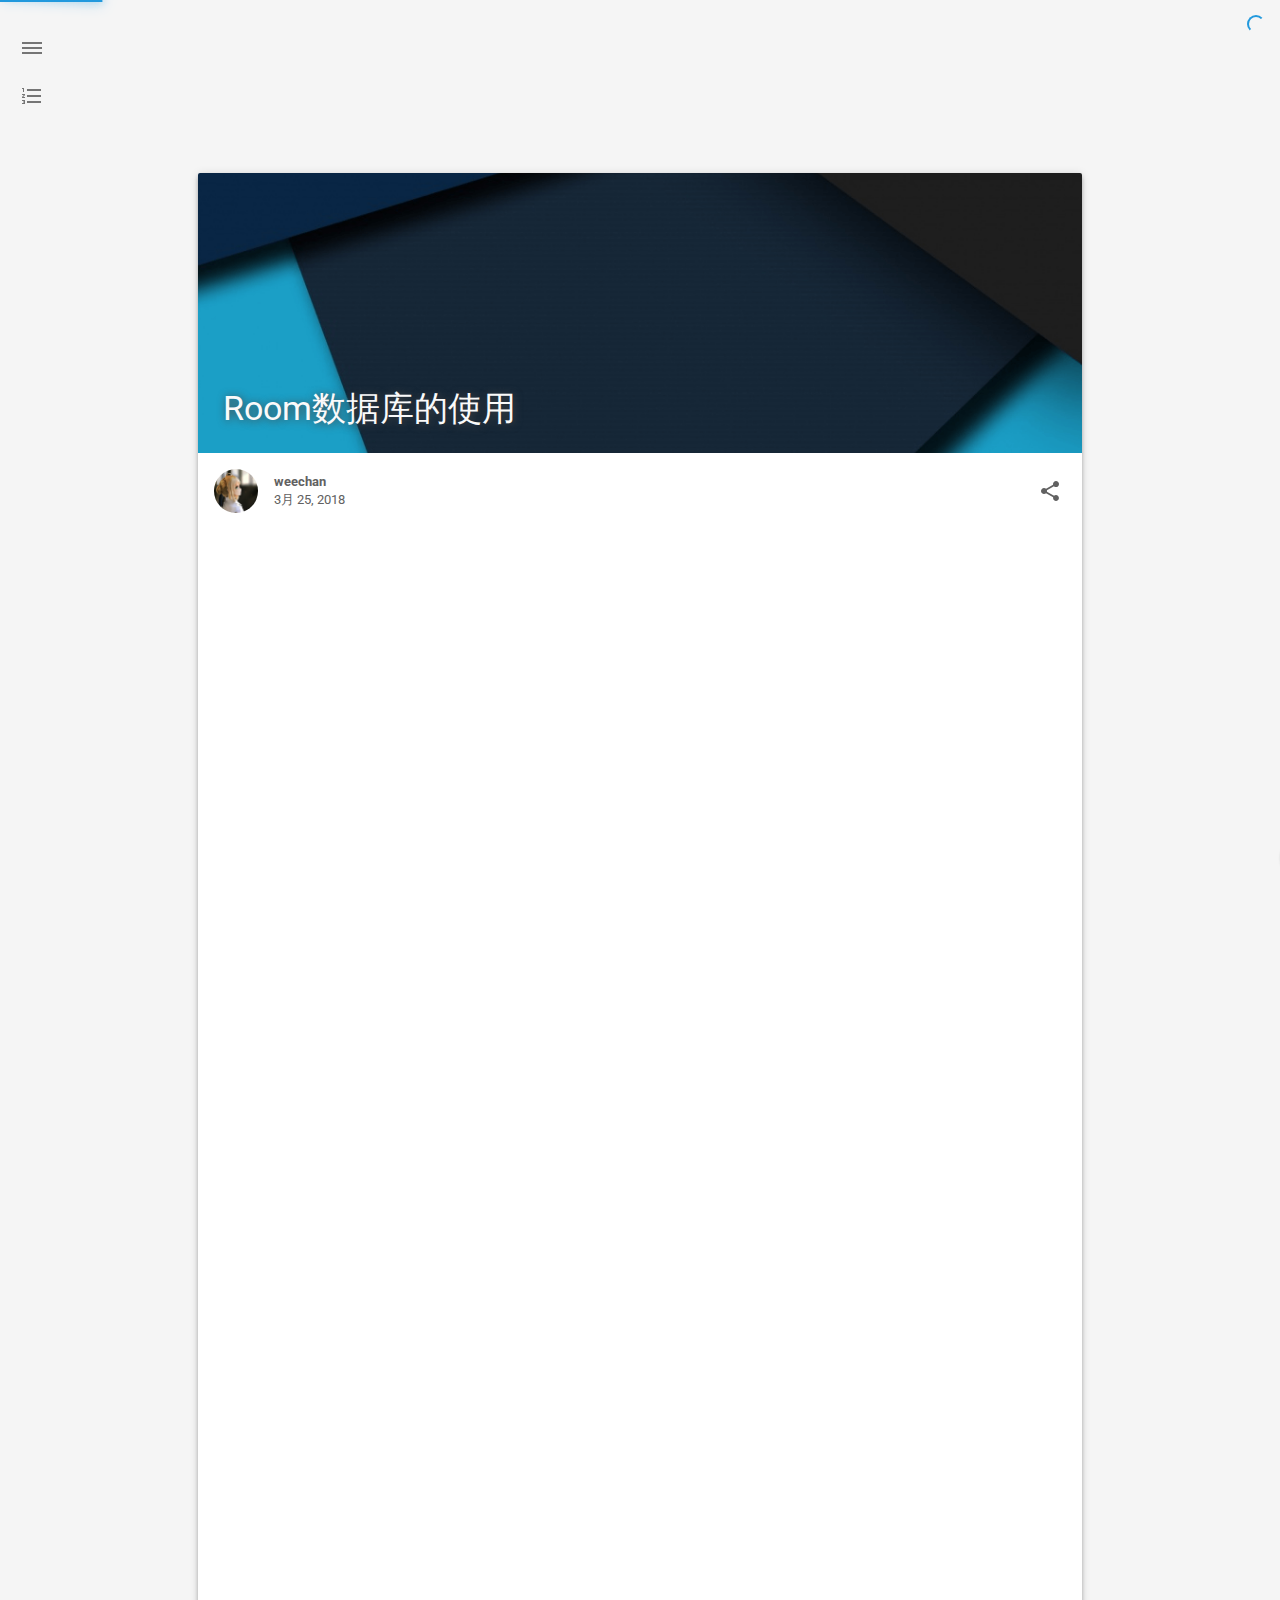
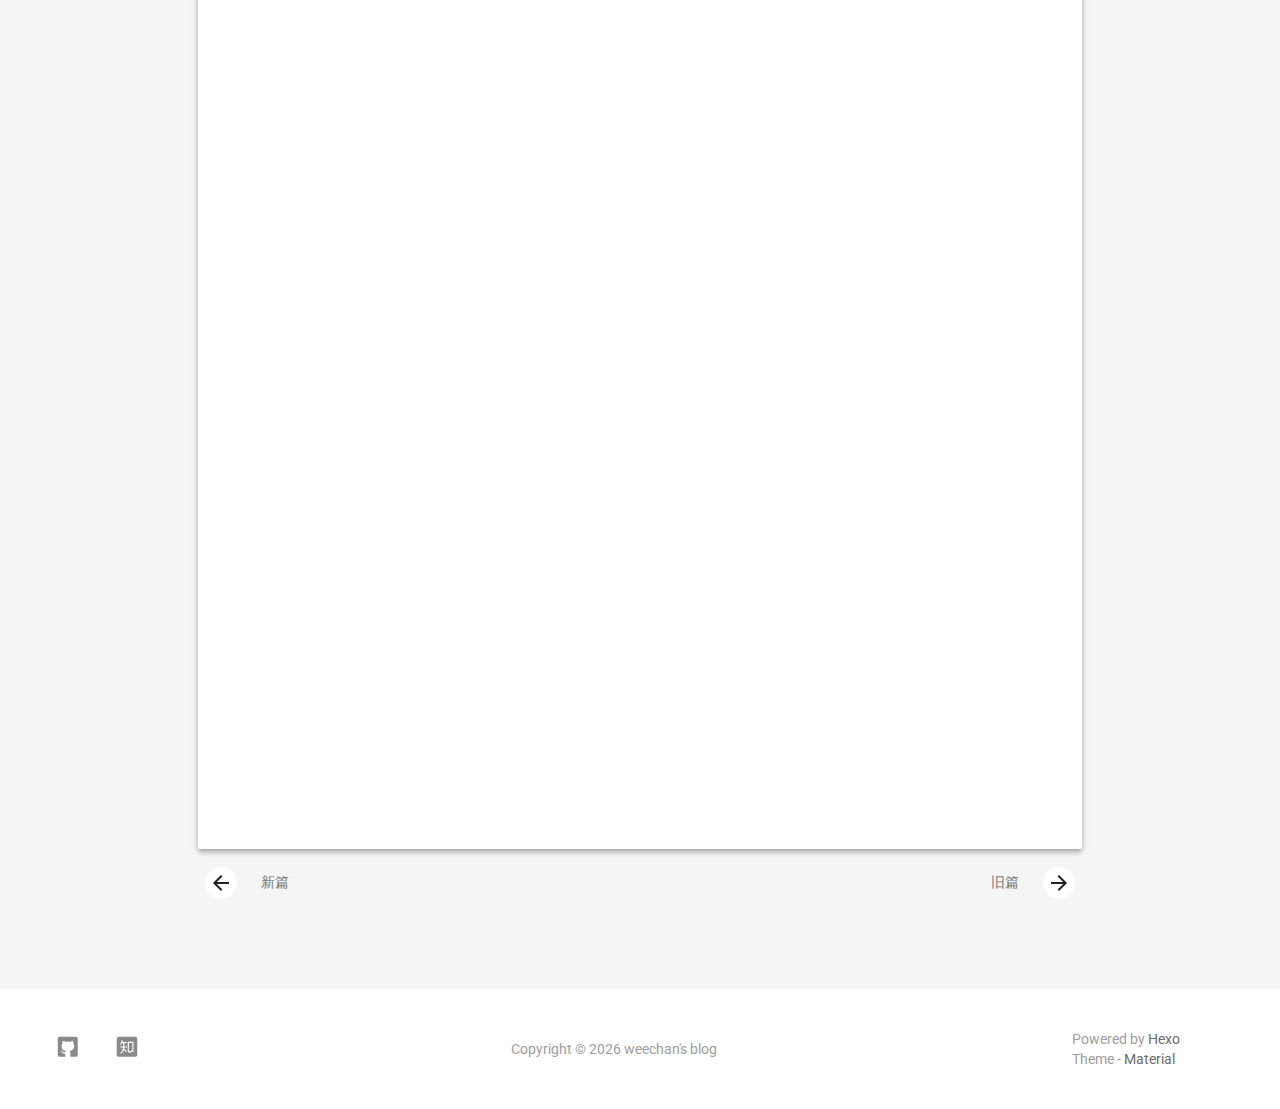
<file: 2018/03/25/Room数据库的使用/index.html>
<!DOCTYPE html>
<html style="display: none;" lang="zh">
    <head>
    <meta charset="utf-8">
    <!--
        © Material Theme
        https://github.com/viosey/hexo-theme-material
        Version: 1.5.2 -->
    <script>
        window.materialVersion = "1.5.2"
        // Delete localstorage with these tags
        window.oldVersion = [
            'codestartv1',
            '1.3.4',
            '1.4.0',
            '1.4.0b1',
            '1.5.0'
        ]
    </script>

    <!-- dns prefetch -->
    <meta http-equiv="x-dns-prefetch-control" content="on">














    <!-- Meta & Info -->
    <meta http-equiv="X-UA-Compatible" content="IE=Edge,chrome=1">
    <meta name="renderer" content="webkit">
    <meta name="viewport" content="width=device-width, initial-scale=1, user-scalable=no">

    <!-- Title -->
    
    <title>
        
            Room数据库的使用 | 
        
        weechan&#39;s blog
    </title>

    <!-- Favicons -->
    <link rel="icon shortcut" type="image/ico" href="/img/favicon.png">
    <link rel="icon" href="/img/favicon.png">

    <meta name="format-detection" content="telephone=no"/>
    <meta name="description" itemprop="description" content="">
    <meta name="keywords" content="weechan的博客">
    <meta name="theme-color" content="#0097A7">

    <!-- Disable Fucking Bloody Baidu Tranformation -->
    <meta http-equiv="Cache-Control" content="no-transform" />
    <meta http-equiv="Cache-Control" content="no-siteapp" />

    <!--[if lte IE 9]>
        <link rel="stylesheet" href="/css/ie-blocker.css">

        
            <script src="/js/ie-blocker.zhCN.js"></script>
        
    <![endif]-->

    <!-- Import lsloader -->
    <script>(function(){window.lsloader={jsRunSequence:[],jsnamemap:{},cssnamemap:{}};lsloader.removeLS=function(a){try{localStorage.removeItem(a)}catch(b){}};lsloader.setLS=function(a,c){try{localStorage.setItem(a,c)}catch(b){}};lsloader.getLS=function(a){var c="";try{c=localStorage.getItem(a)}catch(b){c=""}return c};versionString="/*"+(window.materialVersion||"unknownVersion")+"*/";lsloader.clean=function(){try{var b=[];for(var a=0;a<localStorage.length;a++){b.push(localStorage.key(a))}b.forEach(function(e){var f=lsloader.getLS(e);if(window.oldVersion){var d=window.oldVersion.reduce(function(g,h){return g||f.indexOf("/*"+h+"*/")!==-1},false);if(d){lsloader.removeLS(e)}}})}catch(c){}};lsloader.clean();lsloader.load=function(f,a,b,d){if(typeof b==="boolean"){d=b;b=undefined}d=d||false;b=b||function(){};var e;e=this.getLS(f);if(e&&e.indexOf(versionString)===-1){this.removeLS(f);this.requestResource(f,a,b,d);return}if(e){var c=e.split(versionString)[0];if(c!=a){console.log("reload:"+a);this.removeLS(f);this.requestResource(f,a,b,d);return}e=e.split(versionString)[1];if(d){this.jsRunSequence.push({name:f,code:e});this.runjs(a,f,e)}else{document.getElementById(f).appendChild(document.createTextNode(e));b()}}else{this.requestResource(f,a,b,d)}};lsloader.requestResource=function(b,e,a,c){var d=this;if(c){this.iojs(e,b,function(h,f,g){d.setLS(f,h+versionString+g);d.runjs(h,f,g)})}else{this.iocss(e,b,function(f){document.getElementById(b).appendChild(document.createTextNode(f));d.setLS(b,e+versionString+f)},a)}};lsloader.iojs=function(d,b,g){var a=this;a.jsRunSequence.push({name:b,code:""});try{var f=new XMLHttpRequest();f.open("get",d,true);f.onreadystatechange=function(){if(f.readyState==4){if((f.status>=200&&f.status<300)||f.status==304){if(f.response!=""){g(d,b,f.response);return}}a.jsfallback(d,b)}};f.send(null)}catch(c){a.jsfallback(d,b)}};lsloader.iocss=function(f,c,h,a){var b=this;try{var g=new XMLHttpRequest();g.open("get",f,true);g.onreadystatechange=function(){if(g.readyState==4){if((g.status>=200&&g.status<300)||g.status==304){if(g.response!=""){h(g.response);a();return}}b.cssfallback(f,c,a)}};g.send(null)}catch(d){b.cssfallback(f,c,a)}};lsloader.iofonts=function(f,c,h,a){var b=this;try{var g=new XMLHttpRequest();g.open("get",f,true);g.onreadystatechange=function(){if(g.readyState==4){if((g.status>=200&&g.status<300)||g.status==304){if(g.response!=""){h(g.response);a();return}}b.cssfallback(f,c,a)}};g.send(null)}catch(d){b.cssfallback(f,c,a)}};lsloader.runjs=function(f,c,e){if(!!c&&!!e){for(var b in this.jsRunSequence){if(this.jsRunSequence[b].name==c){this.jsRunSequence[b].code=e}}}if(!!this.jsRunSequence[0]&&!!this.jsRunSequence[0].code&&this.jsRunSequence[0].status!="failed"){var a=document.createElement("script");a.appendChild(document.createTextNode(this.jsRunSequence[0].code));a.type="text/javascript";document.getElementsByTagName("head")[0].appendChild(a);this.jsRunSequence.shift();if(this.jsRunSequence.length>0){this.runjs()}}else{if(!!this.jsRunSequence[0]&&this.jsRunSequence[0].status=="failed"){var d=this;var a=document.createElement("script");a.src=this.jsRunSequence[0].path;a.type="text/javascript";this.jsRunSequence[0].status="loading";a.onload=function(){d.jsRunSequence.shift();if(d.jsRunSequence.length>0){d.runjs()}};document.body.appendChild(a)}}};lsloader.tagLoad=function(b,a){this.jsRunSequence.push({name:a,code:"",path:b,status:"failed"});this.runjs()};lsloader.jsfallback=function(c,b){if(!!this.jsnamemap[b]){return}else{this.jsnamemap[b]=b}for(var a in this.jsRunSequence){if(this.jsRunSequence[a].name==b){this.jsRunSequence[a].code="";this.jsRunSequence[a].status="failed";this.jsRunSequence[a].path=c}}this.runjs()};lsloader.cssfallback=function(e,c,b){if(!!this.cssnamemap[c]){return}else{this.cssnamemap[c]=1}var d=document.createElement("link");d.type="text/css";d.href=e;d.rel="stylesheet";d.onload=d.onerror=b;var a=document.getElementsByTagName("script")[0];a.parentNode.insertBefore(d,a)};lsloader.runInlineScript=function(c,b){var a=document.getElementById(b).innerText;this.jsRunSequence.push({name:c,code:a});this.runjs()}})();</script>

    <!-- Import queue -->
    <script>function Queue(){this.dataStore=[];this.offer=b;this.poll=d;this.execNext=a;this.debug=false;this.startDebug=c;function b(e){if(this.debug){console.log("Offered a Queued Function.")}if(typeof e==="function"){this.dataStore.push(e)}else{console.log("You must offer a function.")}}function d(){if(this.debug){console.log("Polled a Queued Function.")}return this.dataStore.shift()}function a(){var e=this.poll();if(e!==undefined){if(this.debug){console.log("Run a Queued Function.")}e()}}function c(){this.debug=true}}var queue=new Queue();</script>

    <!-- Import CSS -->
    
        <style id="material_css"></style><script>if(typeof window.lsLoadCSSMaxNums === "undefined")window.lsLoadCSSMaxNums = 0;window.lsLoadCSSMaxNums++;lsloader.load("material_css","/css/material.min.css?Z7a72R1E4SxzBKR/WGctOA==",function(){if(typeof window.lsLoadCSSNums === "undefined")window.lsLoadCSSNums = 0;window.lsLoadCSSNums++;if(window.lsLoadCSSNums == window.lsLoadCSSMaxNums)document.documentElement.style.display="";}, false)</script>
        <style id="style_css"></style><script>if(typeof window.lsLoadCSSMaxNums === "undefined")window.lsLoadCSSMaxNums = 0;window.lsLoadCSSMaxNums++;lsloader.load("style_css","/css/style.min.css?MKetZV3cUTfDxvMffaOezg==",function(){if(typeof window.lsLoadCSSNums === "undefined")window.lsLoadCSSNums = 0;window.lsLoadCSSNums++;if(window.lsLoadCSSNums == window.lsLoadCSSMaxNums)document.documentElement.style.display="";}, false)</script>

        

    

    

    <!-- Config CSS -->

<!-- Other Styles -->
<style>
  body, html {
    font-family: Roboto, "Helvetica Neue", Helvetica, "PingFang SC", "Hiragino Sans GB", "Microsoft YaHei", "微软雅黑", Arial, sans-serif;
    overflow-x: hidden !important;
  }
  
  code {
    font-family: Consolas, Monaco, 'Andale Mono', 'Ubuntu Mono', monospace;
  }

  a {
    color: #00838F;
  }

  .mdl-card__media,
  #search-label,
  #search-form-label:after,
  #scheme-Paradox .hot_tags-count,
  #scheme-Paradox .sidebar_archives-count,
  #scheme-Paradox .sidebar-colored .sidebar-header,
  #scheme-Paradox .sidebar-colored .sidebar-badge{
    background-color: #0097A7 !important;
  }

  /* Sidebar User Drop Down Menu Text Color */
  #scheme-Paradox .sidebar-colored .sidebar-nav>.dropdown>.dropdown-menu>li>a:hover,
  #scheme-Paradox .sidebar-colored .sidebar-nav>.dropdown>.dropdown-menu>li>a:focus {
    color: #0097A7 !important;
  }

  #post_entry-right-info,
  .sidebar-colored .sidebar-nav li:hover > a,
  .sidebar-colored .sidebar-nav li:hover > a i,
  .sidebar-colored .sidebar-nav li > a:hover,
  .sidebar-colored .sidebar-nav li > a:hover i,
  .sidebar-colored .sidebar-nav li > a:focus i,
  .sidebar-colored .sidebar-nav > .open > a,
  .sidebar-colored .sidebar-nav > .open > a:hover,
  .sidebar-colored .sidebar-nav > .open > a:focus,
  #ds-reset #ds-ctx .ds-ctx-entry .ds-ctx-head a {
    color: #0097A7 !important;
  }

  .toTop {
    background: #757575 !important;
  }

  .material-layout .material-post>.material-nav,
  .material-layout .material-index>.material-nav,
  .material-nav a {
    color: #757575;
  }

  #scheme-Paradox .MD-burger-layer {
    background-color: #757575;
  }

  #scheme-Paradox #post-toc-trigger-btn {
    color: #757575;
  }

  .post-toc a:hover {
    color: #00838F;
    text-decoration: underline;
  }

</style>


<!-- Theme Background Related-->

    <style>
      body{
        background-color: #F5F5F5;
      }

      /* blog_info bottom background */
      #scheme-Paradox .material-layout .something-else .mdl-card__supporting-text{
        background-color: #fff;
      }
    </style>




<!-- Fade Effect -->

    <style>
      .fade {
        transition: all 800ms linear;
        -webkit-transform: translate3d(0,0,0);
        -moz-transform: translate3d(0,0,0);
        -ms-transform: translate3d(0,0,0);
        -o-transform: translate3d(0,0,0);
        transform: translate3d(0,0,0);
        opacity: 1;
      }

      .fade.out{
        opacity: 0;
      }
    </style>


<!-- Import Font -->
<!-- Import Roboto -->

    <link href="https://fonts.googleapis.com/css?family=Roboto:300,400,500" rel="stylesheet">


<!-- Import Material Icons -->


    <style id="material_icons"></style><script>if(typeof window.lsLoadCSSMaxNums === "undefined")window.lsLoadCSSMaxNums = 0;window.lsLoadCSSMaxNums++;lsloader.load("material_icons","/css/material-icons.css?pqhB/Rd/ab0H2+kZp0RDmw==",function(){if(typeof window.lsLoadCSSNums === "undefined")window.lsLoadCSSNums = 0;window.lsLoadCSSNums++;if(window.lsLoadCSSNums == window.lsLoadCSSMaxNums)document.documentElement.style.display="";}, false)</script>




    <!-- Import jQuery -->
    
        <script>lsloader.load("jq_js","/js/jquery.min.js?qcusAULNeBksqffqUM2+Ig==", true)</script>
    

    <!-- WebAPP Icons -->
    <meta name="mobile-web-app-capable" content="yes">
    <meta name="application-name" content="weechan&#39;s blog">
    <meta name="msapplication-starturl" content="http://yoursite.com/2018/03/25/Room数据库的使用/">
    <meta name="msapplication-navbutton-color" content="#0097A7">
    <meta name="apple-mobile-web-app-capable" content="yes">
    <meta name="apple-mobile-web-app-title" content="weechan&#39;s blog">
    <meta name="apple-mobile-web-app-status-bar-style" content="black">
    <link rel="apple-touch-icon" href="/img/favicon.png">

    <!-- Site Verification -->
    
    

    <!-- RSS -->
    

    <!-- The Open Graph protocol -->
    <meta property="og:url" content="http://yoursite.com/2018/03/25/Room数据库的使用/">
    <meta property="og:type" content="blog">
    <meta property="og:title" content="Room数据库的使用 | weechan&#39;s blog">
    <meta property="og:image" content="/img/favicon.png">
    <meta property="og:description" content="">
    

    
        <meta property="article:published_time" content="Sun Mar 25 2018 14:23:46 GMT+0800">
        <meta property="article:modified_time" content="Sun Mar 25 2018 14:24:09 GMT+0800">
    

    <!-- The Twitter Card protocol -->
    <meta name="twitter:card" content="summary_large_image">

    <!-- Add canonical link for SEO -->
    
        <link rel="canonical" href="http://yoursite.com/2018/03/25/Room数据库的使用/index.html" />
    

    <!-- Structured-data for SEO -->
    
        


<script type="application/ld+json">
{
    "@context": "https://schema.org",
    "@type": "BlogPosting",
    "mainEntityOfPage": "http://yoursite.com/2018/03/25/Room数据库的使用/index.html",
    "headline": "Room数据库的使用",
    "datePublished": "Sun Mar 25 2018 14:23:46 GMT+0800",
    "dateModified": "Sun Mar 25 2018 14:24:09 GMT+0800",
    "author": {
        "@type": "Person",
        "name": "weechan",
        "image": {
            "@type": "ImageObject",
            "url": "/img/head.png"
        },
        "description": "Hi, nice to meet you"
    },
    "publisher": {
        "@type": "Organization",
        "name": "weechan&#39;s blog",
        "logo": {
            "@type":"ImageObject",
            "url": "/img/favicon.png"
        }
    },
    "keywords": "weechan的博客",
    "description": "",
}
</script>


    

    <!-- Analytics -->
    
    
    

    <!-- Custom Head -->
    

</head>


    
        <body id="scheme-Paradox" class="lazy">
            <div class="material-layout  mdl-js-layout has-drawer is-upgraded">
                

                <!-- Main Container -->
                <main class="material-layout__content" id="main">

                    <!-- Top Anchor -->
                    <div id="top"></div>

                    
                        <!-- Hamburger Button -->
                        <button class="MD-burger-icon sidebar-toggle">
                            <span class="MD-burger-layer"></span>
                        </button>
                    

                    <!-- Post TOC -->

    
    <!-- Back Button -->
    <!--
    <div class="material-back" id="backhome-div" tabindex="0">
        <a class="mdl-button mdl-js-button mdl-js-ripple-effect mdl-button--icon"
           href="#" onclick="window.history.back();return false;"
           target="_self"
           role="button"
           data-upgraded=",MaterialButton,MaterialRipple">
            <i class="material-icons" role="presentation">arrow_back</i>
            <span class="mdl-button__ripple-container">
                <span class="mdl-ripple"></span>
            </span>
        </a>
    </div>
    -->


    <!-- Left aligned menu below button -->
    
    
    <button id="post-toc-trigger-btn"
        class="mdl-button mdl-js-button mdl-button--icon">
        <i class="material-icons">format_list_numbered</i>
    </button>

    <ul class="post-toc-wrap mdl-menu mdl-menu--bottom-left mdl-js-menu mdl-js-ripple-effect" for="post-toc-trigger-btn" style="max-height:80vh; overflow-y:scroll;">
        <ol class="post-toc"><li class="post-toc-item post-toc-level-1"><a class="post-toc-link" href="#Room"><span class="post-toc-number">1.</span> <span class="post-toc-text">Room</span></a><ol class="post-toc-child"><li class="post-toc-item post-toc-level-3"><a class="post-toc-link" href="#Gradle配置"><span class="post-toc-number">1.0.1.</span> <span class="post-toc-text">Gradle配置</span></a></li><li class="post-toc-item post-toc-level-3"><a class="post-toc-link" href="#Room数据库的简单例子"><span class="post-toc-number">1.0.2.</span> <span class="post-toc-text">Room数据库的简单例子</span></a></li></ol></li><li class="post-toc-item post-toc-level-2"><a class="post-toc-link" href="#各个注解的参数参考"><span class="post-toc-number">1.1.</span> <span class="post-toc-text">各个注解的参数参考</span></a></li></ol></li></ol>
    </ul>
    




<!-- Layouts -->

    <!-- Post Module -->
    <div class="material-post_container">

        <div class="material-post mdl-grid">
            <div class="mdl-card mdl-shadow--4dp mdl-cell mdl-cell--12-col">

                <!-- Post Header(Thumbnail & Title) -->
                
    <!-- Paradox Post Header -->
    
        
            <!-- Random Thumbnail -->
            <div class="post_thumbnail-random mdl-card__media mdl-color-text--grey-50">
            <script type="text/ls-javascript" id="post-thumbnail-script">
    var randomNum = Math.floor(Math.random() * 19 + 1);

    $('.post_thumbnail-random').attr('data-original', '/img/random/material-' + randomNum + '.png');
    $('.post_thumbnail-random').addClass('lazy');
</script>

        
    
            <p class="article-headline-p">
                Room数据库的使用
            </p>
        </div>





                
                    <!-- Paradox Post Info -->
                    <div class="mdl-color-text--grey-700 mdl-card__supporting-text meta">

    <!-- Author Avatar -->
    <div id="author-avatar">
        <img src="/img/head.png" width="44px" height="44px" alt="Author Avatar"/>
    </div>
    <!-- Author Name & Date -->
    <div>
        <strong>weechan</strong>
        <span>3月 25, 2018</span>
    </div>

    <div class="section-spacer"></div>

    <!-- Favorite -->
    <!--
        <button id="article-functions-like-button" class="mdl-button mdl-js-button mdl-js-ripple-effect mdl-button--icon btn-like">
            <i class="material-icons" role="presentation">favorite</i>
            <span class="visuallyhidden">favorites</span>
        </button>
    -->

    <!-- Qrcode -->
    

    <!-- Tags (bookmark) -->
    

    <!-- Share -->
    
        <button id="article-fuctions-share-button" class="mdl-button mdl-js-button mdl-js-ripple-effect mdl-button--icon">
    <i class="material-icons" role="presentation">share</i>
    <span class="visuallyhidden">share</span>
</button>
<ul class="mdl-menu mdl-menu--bottom-right mdl-js-menu mdl-js-ripple-effect" for="article-fuctions-share-button">
    

    

    <!-- Share Weibo -->
    

    <!-- Share Twitter -->
    

    <!-- Share Facebook -->
    
        <a class="post_share-link" href="https://www.facebook.com/sharer/sharer.php?u=http://yoursite.com/2018/03/25/Room数据库的使用/index.html" target="_blank">
            <li class="mdl-menu__item">
                分享到 Facebook
            </li>
        </a>
    

    <!-- Share Google+ -->
    

    <!-- Share LinkedIn -->
    

    <!-- Share QQ -->
    
        <a class="post_share-link" href="http://connect.qq.com/widget/shareqq/index.html?site=weechan&#39;s blog&title=Room数据库的使用&summary=&pics=http://yoursite.com/img/favicon.png&url=http://yoursite.com/2018/03/25/Room数据库的使用/index.html" target="_blank">
            <li class="mdl-menu__item">
                分享到 QQ
            </li>
        </a>
    

    <!-- Share Telegram -->
    
</ul>

    
</div>

                

                <!-- Post Content -->
                <div id="post-content" class="mdl-color-text--grey-700 mdl-card__supporting-text fade out">
    
        <h1 id="Room"><a href="#Room" class="headerlink" title="Room"></a>Room</h1><p>标签（空格分隔）： 未分类</p>
<hr>
<h3 id="Gradle配置"><a href="#Gradle配置" class="headerlink" title="Gradle配置"></a>Gradle配置</h3><figure class="highlight plain"><table><tr><td class="gutter"><pre><span class="line">1</span><br><span class="line">2</span><br><span class="line">3</span><br><span class="line">4</span><br></pre></td><td class="code"><pre><span class="line"></span><br><span class="line">implementation &quot;android.arch.persistence.room:rxjava2:1.0.0&quot;</span><br><span class="line">implementation &quot;android.arch.persistence.room:runtime:1.0.0&quot;</span><br><span class="line">kapt &quot;android.arch.persistence.room:compiler:1.0.0&quot;</span><br></pre></td></tr></table></figure>
<hr>
<h3 id="Room数据库的简单例子"><a href="#Room数据库的简单例子" class="headerlink" title="Room数据库的简单例子"></a>Room数据库的简单例子</h3><figure class="highlight plain"><table><tr><td class="gutter"><pre><span class="line">1</span><br><span class="line">2</span><br><span class="line">3</span><br><span class="line">4</span><br><span class="line">5</span><br><span class="line">6</span><br><span class="line">7</span><br><span class="line">8</span><br><span class="line">9</span><br><span class="line">10</span><br><span class="line">11</span><br><span class="line">12</span><br><span class="line">13</span><br><span class="line">14</span><br><span class="line">15</span><br><span class="line">16</span><br><span class="line">17</span><br><span class="line">18</span><br><span class="line">19</span><br><span class="line">20</span><br><span class="line">21</span><br><span class="line">22</span><br><span class="line">23</span><br><span class="line">24</span><br><span class="line">25</span><br><span class="line">26</span><br><span class="line">27</span><br><span class="line">28</span><br><span class="line">29</span><br><span class="line">30</span><br><span class="line">31</span><br><span class="line">32</span><br><span class="line">33</span><br><span class="line">34</span><br><span class="line">35</span><br><span class="line">36</span><br><span class="line">37</span><br><span class="line">38</span><br></pre></td><td class="code"><pre><span class="line">//实体类,每个字段都是数据库中的一列</span><br><span class="line">@Entity(tableName = &quot;article&quot;)</span><br><span class="line">data class ArticleDetial(</span><br><span class="line">        @PrimaryKey(autoGenerate = true)</span><br><span class="line">        val id : Int,</span><br><span class="line">        val author: String,</span><br><span class="line">        val title: String,</span><br><span class="line">        val content: String)</span><br><span class="line"></span><br><span class="line">//Dao接口 操作数据库的主要接口</span><br><span class="line">@Dao</span><br><span class="line">interface ArticleDao &#123;</span><br><span class="line">    </span><br><span class="line">    @Insert(onConflict = OnConflictStrategy.REPLACE)</span><br><span class="line">    fun insertArticle(article : ArticleDetial)</span><br><span class="line"></span><br><span class="line">    @Delete()</span><br><span class="line">    fun deleteArticle(article:ArticleDetial)</span><br><span class="line"></span><br><span class="line">    @Query(&quot;DELETE FROM article&quot;)</span><br><span class="line">    fun deleteAllArticles()</span><br><span class="line"></span><br><span class="line">    @Query(&quot;SELECT * FROM article ORDER BY id DESC&quot;)</span><br><span class="line">    fun queryArticle(): Single&lt;List&lt;ArticleDetial&gt;&gt;</span><br><span class="line"></span><br><span class="line">    @Query(&quot;SELECT * FROM article WHERE id IN (:range)&quot;)</span><br><span class="line">    fun queryRange(range:IntArray):Flowable&lt;List&lt;ArticleDetial&gt;&gt;</span><br><span class="line">&#125;</span><br><span class="line"></span><br><span class="line">//数据库S,为应用创建数据库</span><br><span class="line">@Database(entities = &#123;ArticleDetial.class&#125;,version=1)</span><br><span class="line">public abstract class AppDatabase extends RoomDatabase&#123;</span><br><span class="line">    public abstract ArticleDao articleDao();</span><br><span class="line">&#125;</span><br><span class="line"></span><br><span class="line"></span><br><span class="line">val db : AppDatabase = Room.databaseBuilder(context, AppDatabase::class.java, &quot;articles&quot;).build()</span><br><span class="line">创建数据库</span><br></pre></td></tr></table></figure>
<h2 id="各个注解的参数参考"><a href="#各个注解的参数参考" class="headerlink" title="各个注解的参数参考"></a>各个注解的参数参考</h2><figure class="highlight plain"><table><tr><td class="gutter"><pre><span class="line">1</span><br><span class="line">2</span><br><span class="line">3</span><br><span class="line">4</span><br><span class="line">5</span><br><span class="line">6</span><br><span class="line">7</span><br><span class="line">8</span><br><span class="line">9</span><br><span class="line">10</span><br><span class="line">11</span><br><span class="line">12</span><br><span class="line">13</span><br><span class="line">14</span><br><span class="line">15</span><br><span class="line">16</span><br><span class="line">17</span><br><span class="line">18</span><br><span class="line">19</span><br><span class="line">20</span><br><span class="line">21</span><br><span class="line">22</span><br><span class="line">23</span><br><span class="line">24</span><br><span class="line">25</span><br><span class="line">26</span><br><span class="line">27</span><br><span class="line">28</span><br><span class="line">29</span><br></pre></td><td class="code"><pre><span class="line">@PrimaryKey 主键</span><br><span class="line">autoGenerate 自增</span><br><span class="line"></span><br><span class="line">@ColumnInfo</span><br><span class="line">name 重命名列名</span><br><span class="line"></span><br><span class="line">@Insert 插入方法</span><br><span class="line">@Update </span><br><span class="line">onConflict 冲突策略 //https://sqlite.org/lang_conflict.html</span><br><span class="line"></span><br><span class="line">int	ABORT</span><br><span class="line">OnConflict strategy constant to abort the transaction.</span><br><span class="line"></span><br><span class="line">int	FAIL</span><br><span class="line">OnConflict strategy constant to fail the transaction.</span><br><span class="line"></span><br><span class="line">int	IGNORE</span><br><span class="line">OnConflict strategy constant to ignore the conflict.</span><br><span class="line"></span><br><span class="line">int	REPLACE</span><br><span class="line">OnConflict strategy constant to replace the old data and continue the transaction.</span><br><span class="line"></span><br><span class="line">int	ROLLBACK</span><br><span class="line">OnConflict strategy constant to rollback the transaction.</span><br><span class="line"></span><br><span class="line">@Delete 删除</span><br><span class="line"></span><br><span class="line">@Query查询</span><br><span class="line">value SQLITE语句</span><br></pre></td></tr></table></figure>

        
    

    
</div>


                

                <!-- Post Comments -->
                
                    
                
            </div>

            <!-- Post Prev & Next Nav -->
            <nav class="material-nav mdl-color-text--grey-50 mdl-cell mdl-cell--12-col">
    <!-- Prev Nav -->
    
        <a href="/2018/03/25/retrofit的基本用法/" id="post_nav-newer" class="prev-content">
            <button class="mdl-button mdl-js-button mdl-js-ripple-effect mdl-button--icon mdl-color--white mdl-color-text--grey-900" role="presentation">
                <i class="material-icons">arrow_back</i>
            </button>
            &nbsp;&nbsp;&nbsp;&nbsp;&nbsp;&nbsp;
            新篇
        </a>
    

    <!-- Section Spacer -->
    <div class="section-spacer"></div>

    <!-- Next Nav -->
    
        <a href="/2018/03/25/SufaceView与TexutreView的一些解析/" id="post_nav-older" class="next-content">
            旧篇
            &nbsp;&nbsp;&nbsp;&nbsp;&nbsp;&nbsp;
            <button class="mdl-button mdl-js-button mdl-js-ripple-effect mdl-button--icon mdl-color--white mdl-color-text--grey-900" role="presentation">
                <i class="material-icons">arrow_forward</i>
            </button>
        </a>
    
</nav>

        </div>
    </div>



                    
                        <!-- Overlay For Active Sidebar -->
<div class="sidebar-overlay"></div>

<!-- Material sidebar -->
<aside id="sidebar" class="sidebar sidebar-colored sidebar-fixed-left" role="navigation">
    <div id="sidebar-main">
        <!-- Sidebar Header -->
        <div class="sidebar-header header-cover" style="background-image: url(/img/sidebar_header.png);">
    <!-- Top bar -->
    <div class="top-bar"></div>

    <!-- Sidebar toggle button -->
    <button type="button" class="sidebar-toggle mdl-button mdl-js-button mdl-js-ripple-effect mdl-button--icon" style="display: initial;" data-upgraded=",MaterialButton,MaterialRipple">
        <i class="material-icons">clear_all</i>
        <span class="mdl-button__ripple-container">
            <span class="mdl-ripple">
            </span>
        </span>
    </button>

    <!-- Sidebar Avatar -->
    <div class="sidebar-image">
        <img src="/img/head.png" alt="weechan's avatar">
    </div>

    <!-- Sidebar Email -->
    <a data-toggle="dropdown" class="sidebar-brand" href="#settings-dropdown">
        weechan@qq.com
        <b class="caret"></b>
    </a>
</div>


        <!-- Sidebar Navigation  -->
        <ul class="nav sidebar-nav">
    <!-- User dropdown  -->
    <li class="dropdown">
        <ul id="settings-dropdown" class="dropdown-menu">
            
                <li>
                    <a href="mailto: weechan@qq.com" target="_blank" title="Email Me">
                        
                            <i class="material-icons sidebar-material-icons sidebar-indent-left1pc-element">email</i>
                        
                        Email Me
                    </a>
                </li>
            
        </ul>
    </li>

    <!-- Homepage -->
    
        <li id="sidebar-first-li">
            <a href="/">
                
                    <i class="material-icons sidebar-material-icons">home</i>
                
                主页
            </a>
        </li>
        
    

    <!-- Archives  -->
    
        <li class="dropdown">
            <a href="#" class="ripple-effect dropdown-toggle" data-toggle="dropdown">
                
                    <i class="material-icons sidebar-material-icons">inbox</i>
                
                    归档
                <b class="caret"></b>
            </a>
            <ul class="dropdown-menu">
            <li>
                <a class="sidebar_archives-link" href="/archives/2018/11/">十一月 2018<span class="sidebar_archives-count">2</span></a></li><li><a class="sidebar_archives-link" href="/archives/2018/03/">三月 2018<span class="sidebar_archives-count">5</span></a>
            </ul>
        </li>
        
    

    <!-- Categories  -->
    

    <!-- Pages  -->
    

    <!-- Article Number  -->
    
</ul>


        <!-- Sidebar Footer -->
        <!--
I'm glad you use this theme, the development is no so easy, I hope you can keep the copyright, I will thank you so much.
If you still want to delete the copyrights, could you still retain the first one? Which namely "Theme Material"
It will not impact the appearance and can give developers a lot of support :)

很高兴您使用并喜欢该主题，开发不易 十分谢谢与希望您可以保留一下版权声明。
如果您仍然想删除的话 能否只保留第一项呢？即 "Theme Material"
它不会影响美观并可以给开发者很大的支持和动力。 :)
-->

<!-- Sidebar Divider -->

    <div class="sidebar-divider"></div>


<!-- Theme Material -->

    <a href="https://github.com/viosey/hexo-theme-material"  class="sidebar-footer-text-a" target="_blank">
        <div class="sidebar-text mdl-button mdl-js-button mdl-js-ripple-effect sidebar-footer-text-div" data-upgraded=",MaterialButton,MaterialRipple">
            主题 - Material
            <span class="sidebar-badge badge-circle">i</span>
        </div>
    </a>


<!-- Help & Support -->
<!--

-->

<!-- Feedback -->
<!--

-->

<!-- About Theme -->
<!--

-->

    </div>

    <!-- Sidebar Image -->
    

</aside>

                    

                    
                        <!-- Footer Top Button -->
                        <div id="back-to-top" class="toTop-wrap">
    <a href="#top" class="toTop">
        <i class="material-icons footer_top-i">expand_less</i>
    </a>
</div>

                    

                    <!--Footer-->
<footer class="mdl-mini-footer" id="bottom">
    
        <!-- Paradox Footer Left Section -->
        <div class="mdl-mini-footer--left-section sns-list">
    <!-- Twitter -->
    

    <!-- Facebook -->
    

    <!-- Google + -->
    

    <!-- Weibo -->
    

    <!-- Instagram -->
    

    <!-- Tumblr -->
    

    <!-- Github -->
    
        <a href="https://github.com/weeChanc" target="_blank">
            <button class="mdl-mini-footer--social-btn social-btn footer-sns-github">
                <span class="visuallyhidden">Github</span>
            </button><!--
     --></a>
    

    <!-- LinkedIn -->
    

    <!-- Zhihu -->
    
        <a href="https://www.zhihu.com/people/zhi-hu-zhe-ye-96-67-34/activities" target="_blank">
            <button class="mdl-mini-footer--social-btn social-btn footer-sns-zhihu">
                <span class="visuallyhidden">Zhihu</span>
            </button><!--
     --></a>
    

    <!-- Bilibili -->
    

    <!-- Telegram -->
    
    
    <!-- V2EX -->
    
</div>


        <!--Copyright-->
        <div id="copyright">
            Copyright&nbsp;©<script type="text/javascript">var fd = new Date();document.write("&nbsp;" + fd.getFullYear() + "&nbsp;");</script>weechan's blog
            
        </div>

        <!-- Paradox Footer Right Section -->

        <!--
        I am glad you use this theme, the development is no so easy, I hope you can keep the copyright.
        It will not impact the appearance and can give developers a lot of support :)

        很高兴您使用该主题，开发不易，希望您可以保留一下版权声明。
        它不会影响美观并可以给开发者很大的支持。 :)
        -->

        <div class="mdl-mini-footer--right-section">
            <div>
                <div class="footer-develop-div">Powered by <a href="https://hexo.io" target="_blank" class="footer-develop-a">Hexo</a></div>
                <div class="footer-develop-div">Theme - <a href="https://github.com/viosey/hexo-theme-material" target="_blank" class="footer-develop-a">Material</a></div>
            </div>
        </div>
    
</footer>


                    <!-- Import JS File -->

    <script>lsloader.load("lazyload_js","/js/lazyload.min.js?1BcfzuNXqV+ntF6gq+5X3Q==", true)</script>



    <script>lsloader.load("js_js","/js/js.min.js?V/53wGualMuiPM3xoetD5Q==", true)</script>



    <script>lsloader.load("np_js","/js/nprogress.js?pl3Qhb9lvqR1FlyLUna1Yw==", true)</script>


<script type="text/ls-javascript" id="NProgress-script">
    NProgress.configure({
        showSpinner: true
    });
    NProgress.start();
    $('#nprogress .bar').css({
        'background': '#29d'
    });
    $('#nprogress .peg').css({
        'box-shadow': '0 0 10px #29d, 0 0 15px #29d'
    });
    $('#nprogress .spinner-icon').css({
        'border-top-color': '#29d',
        'border-left-color': '#29d'
    });
    setTimeout(function() {
        NProgress.done();
        $('.fade').removeClass('out');
    }, 800);
</script>













<!-- UC Browser Compatible -->
<script>
	var agent = navigator.userAgent.toLowerCase();
	if(agent.indexOf('ucbrowser')>0) {
		document.write('<link rel="stylesheet" href="/css/uc.css">');
	   alert('由于 UC 浏览器使用极旧的内核，而本网站使用了一些新的特性。\n为了您能更好的浏览，推荐使用 Chrome 或 Firefox 浏览器。');
	}
</script>

<!-- Import prettify js  -->



<!-- Window Load -->
<!-- add class for prettify -->
<script type="text/ls-javascript" id="window-load">
    $(window).on('load', function() {
        // Post_Toc parent position fixed
        $('.post-toc-wrap').parent('.mdl-menu__container').css('position', 'fixed');
    });

    
    
</script>

<!-- MathJax Load-->


<!-- Bing Background -->


<script type="text/ls-javascript" id="lazy-load">
    // Offer LazyLoad
    queue.offer(function(){
        $('.lazy').lazyload({
            effect : 'show'
        });
    });

    // Start Queue
    $(document).ready(function(){
        setInterval(function(){
            queue.execNext();
        },200);
    });
</script>

<!-- Custom Footer -->



<script>
    (function(){
        var scriptList = document.querySelectorAll('script[type="text/ls-javascript"]')

        for (var i = 0; i < scriptList.length; ++i) {
            var item = scriptList[i];
            lsloader.runInlineScript(item.id,item.id);
        }
    })()
console.log('\n %c © Material Theme | Version: 1.5.2 | https://github.com/viosey/hexo-theme-material %c \n', 'color:#455a64;background:#e0e0e0;padding:5px 0;border-top-left-radius:5px;border-bottom-left-radius:5px;', 'color:#455a64;background:#e0e0e0;padding:5px 0;border-top-right-radius:5px;border-bottom-right-radius:5px;');
</script>

                </main>
            </div>
        </body>
    
</html>
</file>
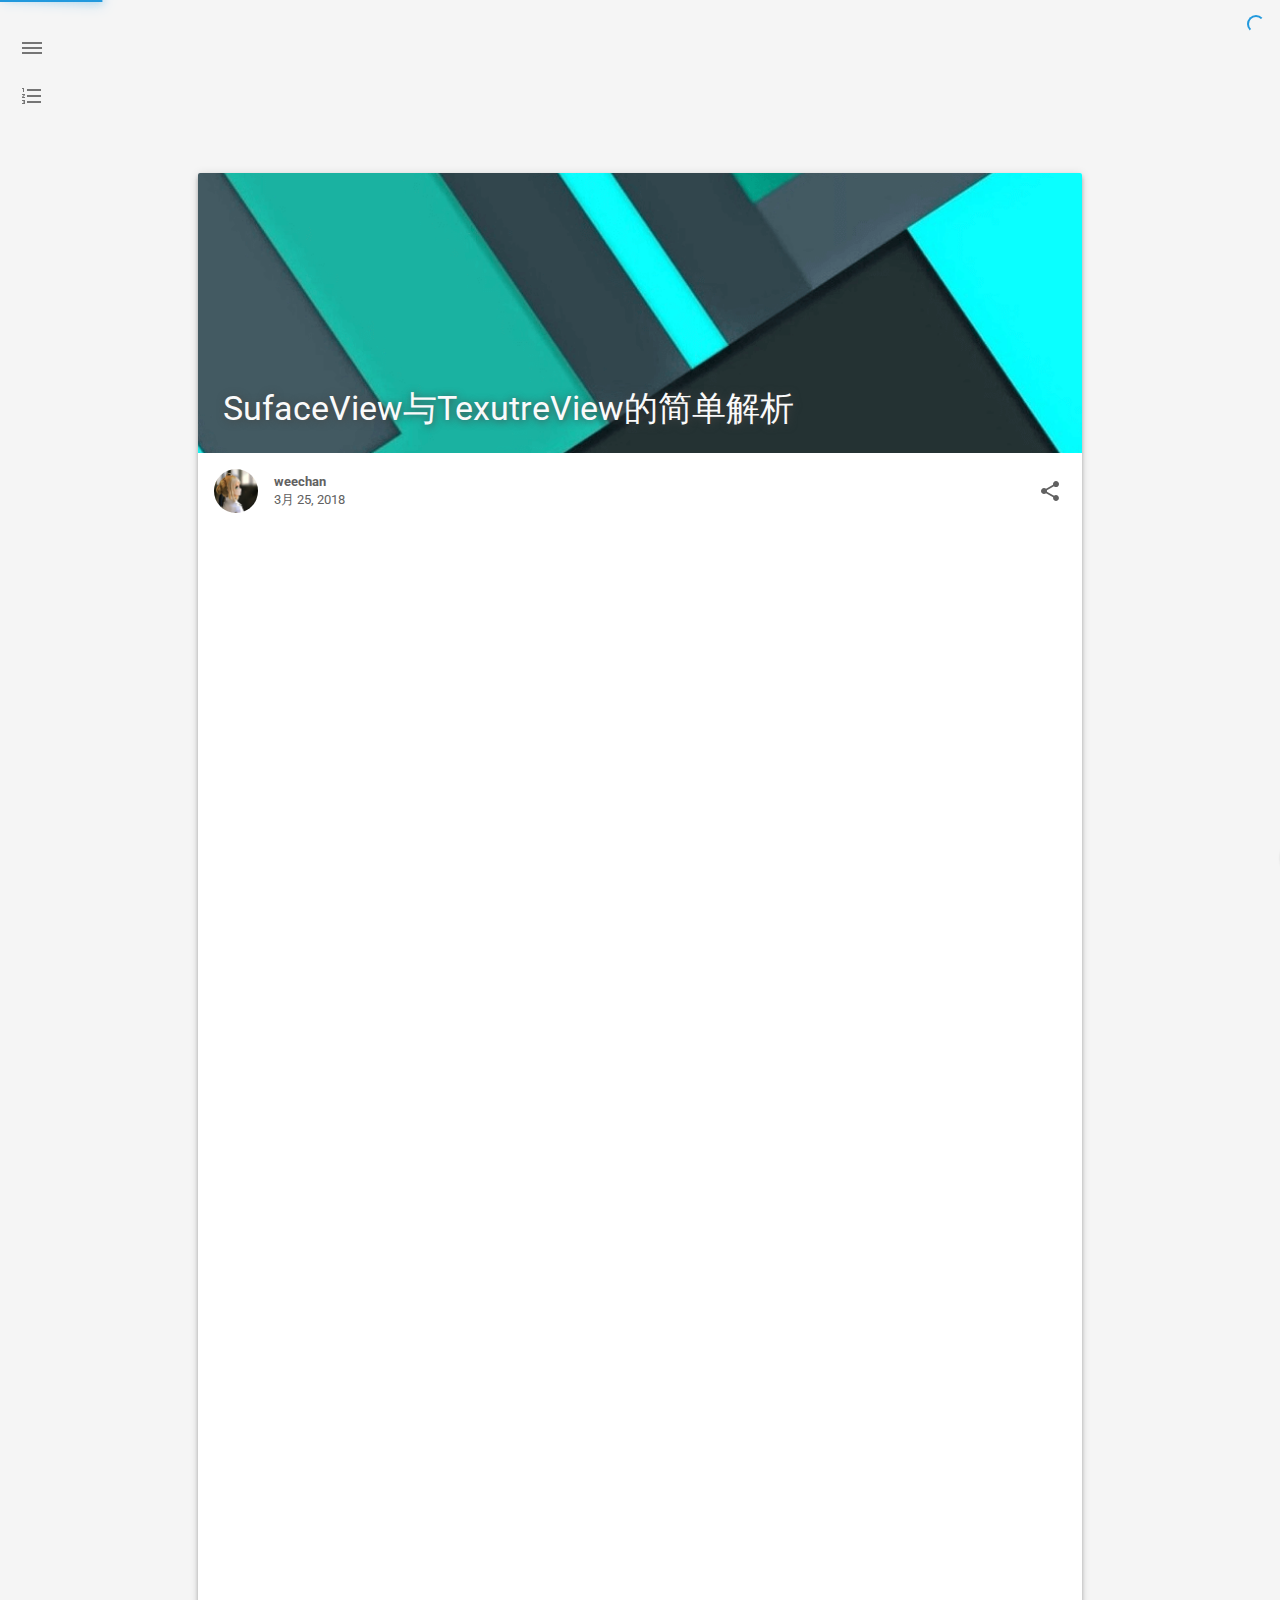
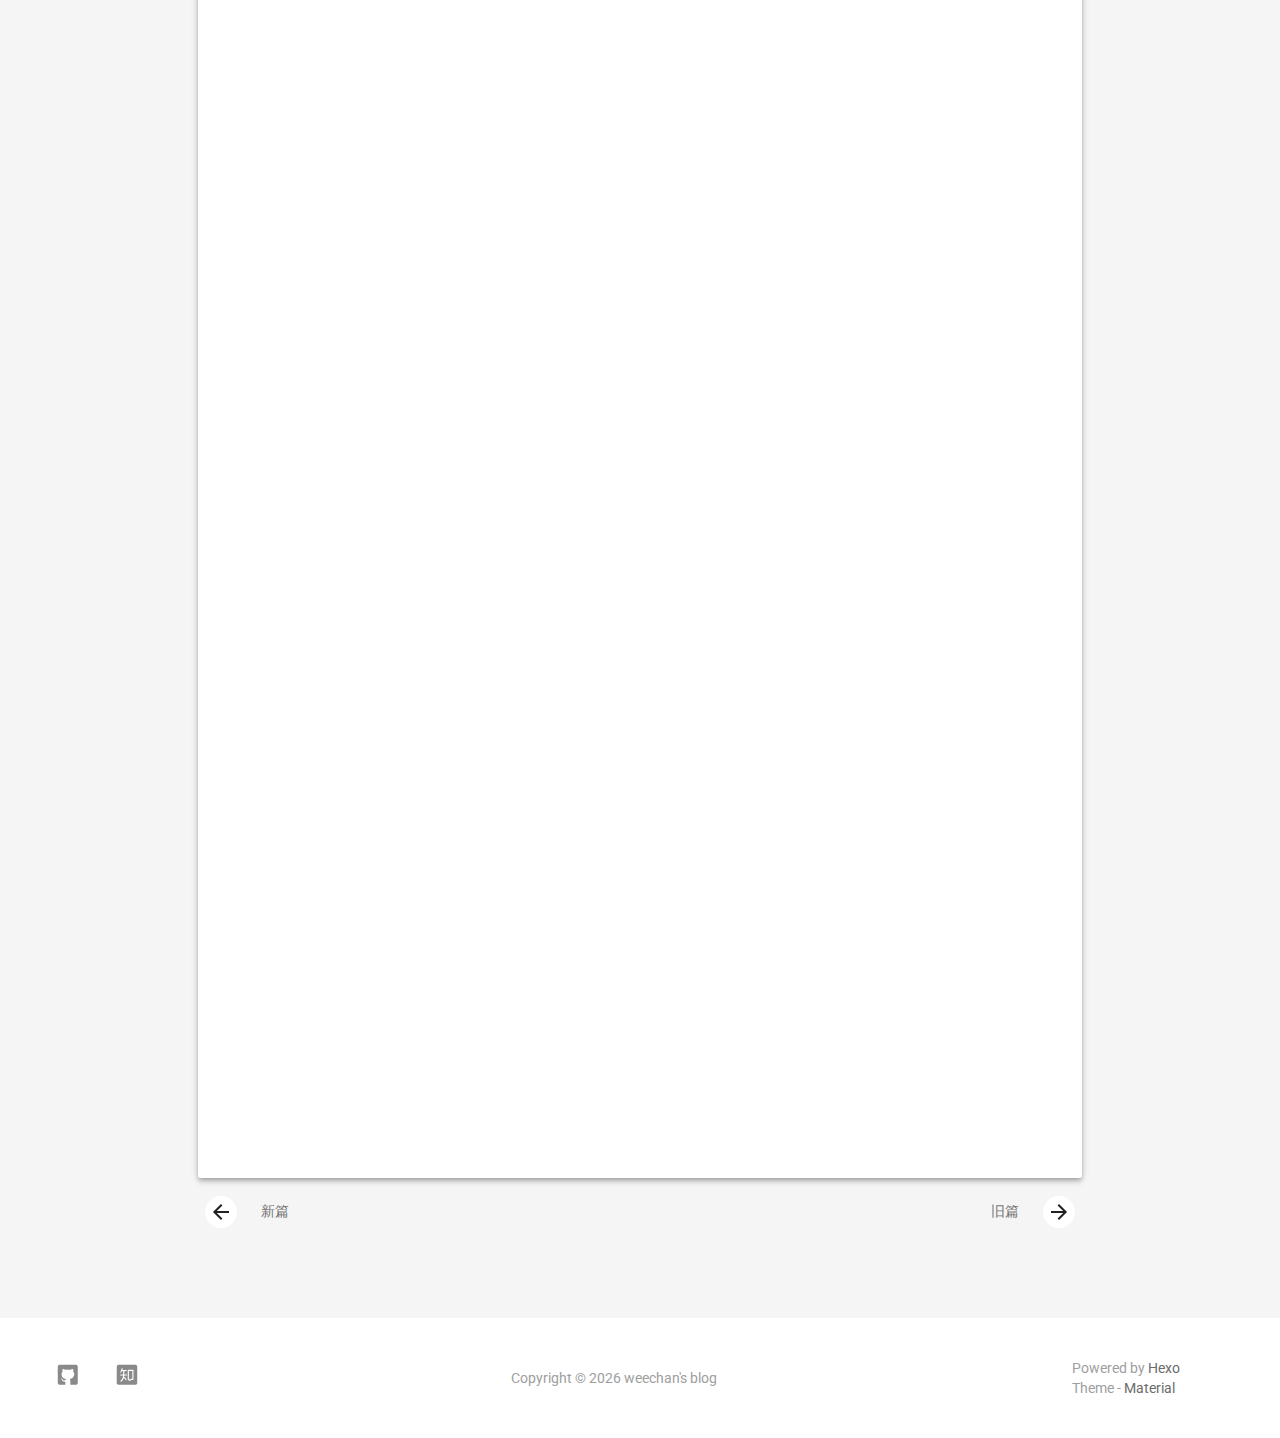
<file: 2018/03/25/SufaceView与TexutreView的一些解析/index.html>
<!DOCTYPE html>
<html style="display: none;" lang="zh">
    <head>
    <meta charset="utf-8">
    <!--
        © Material Theme
        https://github.com/viosey/hexo-theme-material
        Version: 1.5.2 -->
    <script>
        window.materialVersion = "1.5.2"
        // Delete localstorage with these tags
        window.oldVersion = [
            'codestartv1',
            '1.3.4',
            '1.4.0',
            '1.4.0b1',
            '1.5.0'
        ]
    </script>

    <!-- dns prefetch -->
    <meta http-equiv="x-dns-prefetch-control" content="on">














    <!-- Meta & Info -->
    <meta http-equiv="X-UA-Compatible" content="IE=Edge,chrome=1">
    <meta name="renderer" content="webkit">
    <meta name="viewport" content="width=device-width, initial-scale=1, user-scalable=no">

    <!-- Title -->
    
    <title>
        
            SufaceView与TexutreView的简单解析 | 
        
        weechan&#39;s blog
    </title>

    <!-- Favicons -->
    <link rel="icon shortcut" type="image/ico" href="/img/favicon.png">
    <link rel="icon" href="/img/favicon.png">

    <meta name="format-detection" content="telephone=no"/>
    <meta name="description" itemprop="description" content="">
    <meta name="keywords" content="weechan的博客">
    <meta name="theme-color" content="#0097A7">

    <!-- Disable Fucking Bloody Baidu Tranformation -->
    <meta http-equiv="Cache-Control" content="no-transform" />
    <meta http-equiv="Cache-Control" content="no-siteapp" />

    <!--[if lte IE 9]>
        <link rel="stylesheet" href="/css/ie-blocker.css">

        
            <script src="/js/ie-blocker.zhCN.js"></script>
        
    <![endif]-->

    <!-- Import lsloader -->
    <script>(function(){window.lsloader={jsRunSequence:[],jsnamemap:{},cssnamemap:{}};lsloader.removeLS=function(a){try{localStorage.removeItem(a)}catch(b){}};lsloader.setLS=function(a,c){try{localStorage.setItem(a,c)}catch(b){}};lsloader.getLS=function(a){var c="";try{c=localStorage.getItem(a)}catch(b){c=""}return c};versionString="/*"+(window.materialVersion||"unknownVersion")+"*/";lsloader.clean=function(){try{var b=[];for(var a=0;a<localStorage.length;a++){b.push(localStorage.key(a))}b.forEach(function(e){var f=lsloader.getLS(e);if(window.oldVersion){var d=window.oldVersion.reduce(function(g,h){return g||f.indexOf("/*"+h+"*/")!==-1},false);if(d){lsloader.removeLS(e)}}})}catch(c){}};lsloader.clean();lsloader.load=function(f,a,b,d){if(typeof b==="boolean"){d=b;b=undefined}d=d||false;b=b||function(){};var e;e=this.getLS(f);if(e&&e.indexOf(versionString)===-1){this.removeLS(f);this.requestResource(f,a,b,d);return}if(e){var c=e.split(versionString)[0];if(c!=a){console.log("reload:"+a);this.removeLS(f);this.requestResource(f,a,b,d);return}e=e.split(versionString)[1];if(d){this.jsRunSequence.push({name:f,code:e});this.runjs(a,f,e)}else{document.getElementById(f).appendChild(document.createTextNode(e));b()}}else{this.requestResource(f,a,b,d)}};lsloader.requestResource=function(b,e,a,c){var d=this;if(c){this.iojs(e,b,function(h,f,g){d.setLS(f,h+versionString+g);d.runjs(h,f,g)})}else{this.iocss(e,b,function(f){document.getElementById(b).appendChild(document.createTextNode(f));d.setLS(b,e+versionString+f)},a)}};lsloader.iojs=function(d,b,g){var a=this;a.jsRunSequence.push({name:b,code:""});try{var f=new XMLHttpRequest();f.open("get",d,true);f.onreadystatechange=function(){if(f.readyState==4){if((f.status>=200&&f.status<300)||f.status==304){if(f.response!=""){g(d,b,f.response);return}}a.jsfallback(d,b)}};f.send(null)}catch(c){a.jsfallback(d,b)}};lsloader.iocss=function(f,c,h,a){var b=this;try{var g=new XMLHttpRequest();g.open("get",f,true);g.onreadystatechange=function(){if(g.readyState==4){if((g.status>=200&&g.status<300)||g.status==304){if(g.response!=""){h(g.response);a();return}}b.cssfallback(f,c,a)}};g.send(null)}catch(d){b.cssfallback(f,c,a)}};lsloader.iofonts=function(f,c,h,a){var b=this;try{var g=new XMLHttpRequest();g.open("get",f,true);g.onreadystatechange=function(){if(g.readyState==4){if((g.status>=200&&g.status<300)||g.status==304){if(g.response!=""){h(g.response);a();return}}b.cssfallback(f,c,a)}};g.send(null)}catch(d){b.cssfallback(f,c,a)}};lsloader.runjs=function(f,c,e){if(!!c&&!!e){for(var b in this.jsRunSequence){if(this.jsRunSequence[b].name==c){this.jsRunSequence[b].code=e}}}if(!!this.jsRunSequence[0]&&!!this.jsRunSequence[0].code&&this.jsRunSequence[0].status!="failed"){var a=document.createElement("script");a.appendChild(document.createTextNode(this.jsRunSequence[0].code));a.type="text/javascript";document.getElementsByTagName("head")[0].appendChild(a);this.jsRunSequence.shift();if(this.jsRunSequence.length>0){this.runjs()}}else{if(!!this.jsRunSequence[0]&&this.jsRunSequence[0].status=="failed"){var d=this;var a=document.createElement("script");a.src=this.jsRunSequence[0].path;a.type="text/javascript";this.jsRunSequence[0].status="loading";a.onload=function(){d.jsRunSequence.shift();if(d.jsRunSequence.length>0){d.runjs()}};document.body.appendChild(a)}}};lsloader.tagLoad=function(b,a){this.jsRunSequence.push({name:a,code:"",path:b,status:"failed"});this.runjs()};lsloader.jsfallback=function(c,b){if(!!this.jsnamemap[b]){return}else{this.jsnamemap[b]=b}for(var a in this.jsRunSequence){if(this.jsRunSequence[a].name==b){this.jsRunSequence[a].code="";this.jsRunSequence[a].status="failed";this.jsRunSequence[a].path=c}}this.runjs()};lsloader.cssfallback=function(e,c,b){if(!!this.cssnamemap[c]){return}else{this.cssnamemap[c]=1}var d=document.createElement("link");d.type="text/css";d.href=e;d.rel="stylesheet";d.onload=d.onerror=b;var a=document.getElementsByTagName("script")[0];a.parentNode.insertBefore(d,a)};lsloader.runInlineScript=function(c,b){var a=document.getElementById(b).innerText;this.jsRunSequence.push({name:c,code:a});this.runjs()}})();</script>

    <!-- Import queue -->
    <script>function Queue(){this.dataStore=[];this.offer=b;this.poll=d;this.execNext=a;this.debug=false;this.startDebug=c;function b(e){if(this.debug){console.log("Offered a Queued Function.")}if(typeof e==="function"){this.dataStore.push(e)}else{console.log("You must offer a function.")}}function d(){if(this.debug){console.log("Polled a Queued Function.")}return this.dataStore.shift()}function a(){var e=this.poll();if(e!==undefined){if(this.debug){console.log("Run a Queued Function.")}e()}}function c(){this.debug=true}}var queue=new Queue();</script>

    <!-- Import CSS -->
    
        <style id="material_css"></style><script>if(typeof window.lsLoadCSSMaxNums === "undefined")window.lsLoadCSSMaxNums = 0;window.lsLoadCSSMaxNums++;lsloader.load("material_css","/css/material.min.css?Z7a72R1E4SxzBKR/WGctOA==",function(){if(typeof window.lsLoadCSSNums === "undefined")window.lsLoadCSSNums = 0;window.lsLoadCSSNums++;if(window.lsLoadCSSNums == window.lsLoadCSSMaxNums)document.documentElement.style.display="";}, false)</script>
        <style id="style_css"></style><script>if(typeof window.lsLoadCSSMaxNums === "undefined")window.lsLoadCSSMaxNums = 0;window.lsLoadCSSMaxNums++;lsloader.load("style_css","/css/style.min.css?MKetZV3cUTfDxvMffaOezg==",function(){if(typeof window.lsLoadCSSNums === "undefined")window.lsLoadCSSNums = 0;window.lsLoadCSSNums++;if(window.lsLoadCSSNums == window.lsLoadCSSMaxNums)document.documentElement.style.display="";}, false)</script>

        

    

    

    <!-- Config CSS -->

<!-- Other Styles -->
<style>
  body, html {
    font-family: Roboto, "Helvetica Neue", Helvetica, "PingFang SC", "Hiragino Sans GB", "Microsoft YaHei", "微软雅黑", Arial, sans-serif;
    overflow-x: hidden !important;
  }
  
  code {
    font-family: Consolas, Monaco, 'Andale Mono', 'Ubuntu Mono', monospace;
  }

  a {
    color: #00838F;
  }

  .mdl-card__media,
  #search-label,
  #search-form-label:after,
  #scheme-Paradox .hot_tags-count,
  #scheme-Paradox .sidebar_archives-count,
  #scheme-Paradox .sidebar-colored .sidebar-header,
  #scheme-Paradox .sidebar-colored .sidebar-badge{
    background-color: #0097A7 !important;
  }

  /* Sidebar User Drop Down Menu Text Color */
  #scheme-Paradox .sidebar-colored .sidebar-nav>.dropdown>.dropdown-menu>li>a:hover,
  #scheme-Paradox .sidebar-colored .sidebar-nav>.dropdown>.dropdown-menu>li>a:focus {
    color: #0097A7 !important;
  }

  #post_entry-right-info,
  .sidebar-colored .sidebar-nav li:hover > a,
  .sidebar-colored .sidebar-nav li:hover > a i,
  .sidebar-colored .sidebar-nav li > a:hover,
  .sidebar-colored .sidebar-nav li > a:hover i,
  .sidebar-colored .sidebar-nav li > a:focus i,
  .sidebar-colored .sidebar-nav > .open > a,
  .sidebar-colored .sidebar-nav > .open > a:hover,
  .sidebar-colored .sidebar-nav > .open > a:focus,
  #ds-reset #ds-ctx .ds-ctx-entry .ds-ctx-head a {
    color: #0097A7 !important;
  }

  .toTop {
    background: #757575 !important;
  }

  .material-layout .material-post>.material-nav,
  .material-layout .material-index>.material-nav,
  .material-nav a {
    color: #757575;
  }

  #scheme-Paradox .MD-burger-layer {
    background-color: #757575;
  }

  #scheme-Paradox #post-toc-trigger-btn {
    color: #757575;
  }

  .post-toc a:hover {
    color: #00838F;
    text-decoration: underline;
  }

</style>


<!-- Theme Background Related-->

    <style>
      body{
        background-color: #F5F5F5;
      }

      /* blog_info bottom background */
      #scheme-Paradox .material-layout .something-else .mdl-card__supporting-text{
        background-color: #fff;
      }
    </style>




<!-- Fade Effect -->

    <style>
      .fade {
        transition: all 800ms linear;
        -webkit-transform: translate3d(0,0,0);
        -moz-transform: translate3d(0,0,0);
        -ms-transform: translate3d(0,0,0);
        -o-transform: translate3d(0,0,0);
        transform: translate3d(0,0,0);
        opacity: 1;
      }

      .fade.out{
        opacity: 0;
      }
    </style>


<!-- Import Font -->
<!-- Import Roboto -->

    <link href="https://fonts.googleapis.com/css?family=Roboto:300,400,500" rel="stylesheet">


<!-- Import Material Icons -->


    <style id="material_icons"></style><script>if(typeof window.lsLoadCSSMaxNums === "undefined")window.lsLoadCSSMaxNums = 0;window.lsLoadCSSMaxNums++;lsloader.load("material_icons","/css/material-icons.css?pqhB/Rd/ab0H2+kZp0RDmw==",function(){if(typeof window.lsLoadCSSNums === "undefined")window.lsLoadCSSNums = 0;window.lsLoadCSSNums++;if(window.lsLoadCSSNums == window.lsLoadCSSMaxNums)document.documentElement.style.display="";}, false)</script>




    <!-- Import jQuery -->
    
        <script>lsloader.load("jq_js","/js/jquery.min.js?qcusAULNeBksqffqUM2+Ig==", true)</script>
    

    <!-- WebAPP Icons -->
    <meta name="mobile-web-app-capable" content="yes">
    <meta name="application-name" content="weechan&#39;s blog">
    <meta name="msapplication-starturl" content="http://yoursite.com/2018/03/25/SufaceView与TexutreView的一些解析/">
    <meta name="msapplication-navbutton-color" content="#0097A7">
    <meta name="apple-mobile-web-app-capable" content="yes">
    <meta name="apple-mobile-web-app-title" content="weechan&#39;s blog">
    <meta name="apple-mobile-web-app-status-bar-style" content="black">
    <link rel="apple-touch-icon" href="/img/favicon.png">

    <!-- Site Verification -->
    
    

    <!-- RSS -->
    

    <!-- The Open Graph protocol -->
    <meta property="og:url" content="http://yoursite.com/2018/03/25/SufaceView与TexutreView的一些解析/">
    <meta property="og:type" content="blog">
    <meta property="og:title" content="SufaceView与TexutreView的简单解析 | weechan&#39;s blog">
    <meta property="og:image" content="/img/favicon.png">
    <meta property="og:description" content="">
    

    
        <meta property="article:published_time" content="Sun Mar 25 2018 14:21:58 GMT+0800">
        <meta property="article:modified_time" content="Sun Mar 25 2018 14:23:24 GMT+0800">
    

    <!-- The Twitter Card protocol -->
    <meta name="twitter:card" content="summary_large_image">

    <!-- Add canonical link for SEO -->
    
        <link rel="canonical" href="http://yoursite.com/2018/03/25/SufaceView与TexutreView的一些解析/index.html" />
    

    <!-- Structured-data for SEO -->
    
        


<script type="application/ld+json">
{
    "@context": "https://schema.org",
    "@type": "BlogPosting",
    "mainEntityOfPage": "http://yoursite.com/2018/03/25/SufaceView与TexutreView的一些解析/index.html",
    "headline": "SufaceView与TexutreView的简单解析",
    "datePublished": "Sun Mar 25 2018 14:21:58 GMT+0800",
    "dateModified": "Sun Mar 25 2018 14:23:24 GMT+0800",
    "author": {
        "@type": "Person",
        "name": "weechan",
        "image": {
            "@type": "ImageObject",
            "url": "/img/head.png"
        },
        "description": "Hi, nice to meet you"
    },
    "publisher": {
        "@type": "Organization",
        "name": "weechan&#39;s blog",
        "logo": {
            "@type":"ImageObject",
            "url": "/img/favicon.png"
        }
    },
    "keywords": "weechan的博客",
    "description": "",
}
</script>


    

    <!-- Analytics -->
    
    
    

    <!-- Custom Head -->
    

</head>


    
        <body id="scheme-Paradox" class="lazy">
            <div class="material-layout  mdl-js-layout has-drawer is-upgraded">
                

                <!-- Main Container -->
                <main class="material-layout__content" id="main">

                    <!-- Top Anchor -->
                    <div id="top"></div>

                    
                        <!-- Hamburger Button -->
                        <button class="MD-burger-icon sidebar-toggle">
                            <span class="MD-burger-layer"></span>
                        </button>
                    

                    <!-- Post TOC -->

    
    <!-- Back Button -->
    <!--
    <div class="material-back" id="backhome-div" tabindex="0">
        <a class="mdl-button mdl-js-button mdl-js-ripple-effect mdl-button--icon"
           href="#" onclick="window.history.back();return false;"
           target="_self"
           role="button"
           data-upgraded=",MaterialButton,MaterialRipple">
            <i class="material-icons" role="presentation">arrow_back</i>
            <span class="mdl-button__ripple-container">
                <span class="mdl-ripple"></span>
            </span>
        </a>
    </div>
    -->


    <!-- Left aligned menu below button -->
    
    
    <button id="post-toc-trigger-btn"
        class="mdl-button mdl-js-button mdl-button--icon">
        <i class="material-icons">format_list_numbered</i>
    </button>

    <ul class="post-toc-wrap mdl-menu mdl-menu--bottom-left mdl-js-menu mdl-js-ripple-effect" for="post-toc-trigger-btn" style="max-height:80vh; overflow-y:scroll;">
        <ol class="post-toc"><li class="post-toc-item post-toc-level-1"><a class="post-toc-link" href="#Surface-SurfaceView-TextureView-SurfaceTexture"><span class="post-toc-number">1.</span> <span class="post-toc-text">Surface/SurfaceView/TextureView/SurfaceTexture</span></a><ol class="post-toc-child"><li class="post-toc-item post-toc-level-2"><a class="post-toc-link" href="#Surface"><span class="post-toc-number">1.1.</span> <span class="post-toc-text">Surface</span></a><ol class="post-toc-child"><li class="post-toc-item post-toc-level-3"><a class="post-toc-link" href="#SurfaceView的用法"><span class="post-toc-number">1.1.1.</span> <span class="post-toc-text">SurfaceView的用法</span></a></li></ol></li><li class="post-toc-item post-toc-level-2"><a class="post-toc-link" href="#TextureView"><span class="post-toc-number">1.2.</span> <span class="post-toc-text">TextureView</span></a></li></ol></li></ol>
    </ul>
    




<!-- Layouts -->

    <!-- Post Module -->
    <div class="material-post_container">

        <div class="material-post mdl-grid">
            <div class="mdl-card mdl-shadow--4dp mdl-cell mdl-cell--12-col">

                <!-- Post Header(Thumbnail & Title) -->
                
    <!-- Paradox Post Header -->
    
        
            <!-- Random Thumbnail -->
            <div class="post_thumbnail-random mdl-card__media mdl-color-text--grey-50">
            <script type="text/ls-javascript" id="post-thumbnail-script">
    var randomNum = Math.floor(Math.random() * 19 + 1);

    $('.post_thumbnail-random').attr('data-original', '/img/random/material-' + randomNum + '.png');
    $('.post_thumbnail-random').addClass('lazy');
</script>

        
    
            <p class="article-headline-p">
                SufaceView与TexutreView的简单解析
            </p>
        </div>





                
                    <!-- Paradox Post Info -->
                    <div class="mdl-color-text--grey-700 mdl-card__supporting-text meta">

    <!-- Author Avatar -->
    <div id="author-avatar">
        <img src="/img/head.png" width="44px" height="44px" alt="Author Avatar"/>
    </div>
    <!-- Author Name & Date -->
    <div>
        <strong>weechan</strong>
        <span>3月 25, 2018</span>
    </div>

    <div class="section-spacer"></div>

    <!-- Favorite -->
    <!--
        <button id="article-functions-like-button" class="mdl-button mdl-js-button mdl-js-ripple-effect mdl-button--icon btn-like">
            <i class="material-icons" role="presentation">favorite</i>
            <span class="visuallyhidden">favorites</span>
        </button>
    -->

    <!-- Qrcode -->
    

    <!-- Tags (bookmark) -->
    

    <!-- Share -->
    
        <button id="article-fuctions-share-button" class="mdl-button mdl-js-button mdl-js-ripple-effect mdl-button--icon">
    <i class="material-icons" role="presentation">share</i>
    <span class="visuallyhidden">share</span>
</button>
<ul class="mdl-menu mdl-menu--bottom-right mdl-js-menu mdl-js-ripple-effect" for="article-fuctions-share-button">
    

    

    <!-- Share Weibo -->
    

    <!-- Share Twitter -->
    

    <!-- Share Facebook -->
    
        <a class="post_share-link" href="https://www.facebook.com/sharer/sharer.php?u=http://yoursite.com/2018/03/25/SufaceView与TexutreView的一些解析/index.html" target="_blank">
            <li class="mdl-menu__item">
                分享到 Facebook
            </li>
        </a>
    

    <!-- Share Google+ -->
    

    <!-- Share LinkedIn -->
    

    <!-- Share QQ -->
    
        <a class="post_share-link" href="http://connect.qq.com/widget/shareqq/index.html?site=weechan&#39;s blog&title=SufaceView与TexutreView的简单解析&summary=&pics=http://yoursite.com/img/favicon.png&url=http://yoursite.com/2018/03/25/SufaceView与TexutreView的一些解析/index.html" target="_blank">
            <li class="mdl-menu__item">
                分享到 QQ
            </li>
        </a>
    

    <!-- Share Telegram -->
    
</ul>

    
</div>

                

                <!-- Post Content -->
                <div id="post-content" class="mdl-color-text--grey-700 mdl-card__supporting-text fade out">
    
        <h1 id="Surface-SurfaceView-TextureView-SurfaceTexture"><a href="#Surface-SurfaceView-TextureView-SurfaceTexture" class="headerlink" title="Surface/SurfaceView/TextureView/SurfaceTexture"></a>Surface/SurfaceView/TextureView/SurfaceTexture</h1><p>标签（空格分隔）： android</p>
<hr>
<h2 id="Surface"><a href="#Surface" class="headerlink" title="Surface"></a>Surface</h2><p>可以直接从内存或者DMA等硬件接口取得图像数据,是个非常重要的绘图容器。</p>
<p>  简单的说Surface对应了一块屏幕缓冲区，每个window对应一个Surface，任何View都要画在Surface的Canvas上。传统的view共享一块屏幕缓冲区，所有的绘制必须在UI线程中进行。</p>
<p>  Surface中的Canvas成员，是专门用于供程序员画图的场所；<figure class="highlight plain"><figcaption><span>lockCanvas(Rect inOutDirty)```</span></figcaption><table><tr><td class="gutter"><pre><span class="line">1</span><br><span class="line">2</span><br><span class="line">3</span><br><span class="line">4</span><br><span class="line">5</span><br><span class="line">6</span><br><span class="line">7</span><br><span class="line">8</span><br><span class="line">9</span><br><span class="line">10</span><br><span class="line">11</span><br><span class="line">12</span><br><span class="line">13</span><br></pre></td><td class="code"><pre><span class="line">  其中的原始缓冲区是用来保存数据的地方；</span><br><span class="line">  Surface本身的作用类似一个句柄，得到了这个句柄就可以得到其中的Canvas、原始缓冲区以及其它方面的内容。</span><br><span class="line">  Surface是用来管理数据的。（句柄）</span><br><span class="line">  </span><br><span class="line">  PS:句柄是一种特殊的智能指针。当一个应用程序要引用其他系统（如数据库、操作系统）所管理的内存块或对象时，就要使用句柄。</span><br><span class="line"></span><br><span class="line">## SurfaceView</span><br><span class="line"></span><br><span class="line">```flow</span><br><span class="line">object=&gt;start: Object:&gt;http://www.google.com</span><br><span class="line">view=&gt;start: View:&gt;</span><br><span class="line">surface=&gt;start: SurfaceView:&gt;</span><br><span class="line">object(right)-&gt;view(right)-&gt;surface</span><br></pre></td></tr></table></figure></p>
<p>SurfaceView是一个View,但他拥有自己的Surface</p>
<p>开发者一般所用的View都是在Canvas进行绘制，然后最顶层的View（通常是DecorView)的Canvas的数据信息会转换到一个Surface上。SurfaceFlinger会将各个应用窗口的Surface进行合成，然后绘制到屏幕上.</p>
<p><font color="PINK"> <strong>那为什么会有一个SurfaceView呢？</strong> </font></p>
<ol>
<li>这是因为View的测量（Measure），布局（Layout）以及绘制（Draw）的计算量比较大。计算完以后再从Canvas转换成Surface中数据，然后再绘制屏幕，这个流程比较耗时。对于常规的UI绘制不会有什么问题，但是像Camera的预览以及视频的播放这样的应用场景来说就不可接受了。SurfaceView就是为了解决这个问题。SurfaceView内容不再是绘制在Canvas上，而是直接绘制在其持有的一个Surface上。由于省去了很多步骤，其绘制性能大大提高。而SurfaceView本身只是用来控制这个Surface的大小和位置而已。</li>
<li>surfaceView是在一个新起的单独线程中可以重新绘制画面，而View必须在UI的主线程中更新画面。那么在UI的主线程中更新画面 可能会引发问题，比如你更新画面的时间过长，那么你的主UI线程会被你正在画的函数阻塞。那么将无法响应按键，触屏等消息。当使用surfaceView 由于是在新的线程中更新画面所以不会阻塞你的UI主线程。</li>
</ol>
<h3 id="SurfaceView的用法"><a href="#SurfaceView的用法" class="headerlink" title="SurfaceView的用法"></a>SurfaceView的用法</h3><p>SurfaceHolder.是对 SurfaceView 的 Surface 的包装.提供访问和控制SurfaceView内嵌的Surface相关的方法<br>SurfaceHolder.CallBack. 即Surface的监听器，它通过三个回调方法，让我们可以感知到Surface的创建、销毁或者改变</p>
<p>获取到 SurfaceView 对应的 SurfaceHolder，给 SurfaceHolder 添加一个 SurfaceHolder.callback 对象。<br>创建渲染线程对象<br>在子线程中开始在 Surface 上面绘制图形，使用 SurfaceHolder 的 lockCanvas（）获取 Surface 上面指定区域的 Canvas，在该 Canvas 上绘制图形，绘制结束后，使用 SurfaceHolder 的 unlockCanvasAndPost（）方法解锁 Canvas，并且让 UI 线程把 Surface 上面的东西绘制到 View 的 Canvas 上面</p>
<p>注意事项:</p>
<ol>
<li>surface 的排版显示受到视图层级关系的影响，它的兄弟视图结点会在顶端显示。<br>注意，如果 surface 上面有透明控件，那么它的每次变化都会引起框架重新计算它和顶层控件之间的透明效果，这会影响性能。 </li>
<li>所有 SurfaceView 和 SurfaceHolder.Callback的方法都会在UI线程里调用，一般来说就是应用程序主线程。所以渲染线程所要访问的各种变量应该作同步处理。 </li>
</ol>
<h2 id="TextureView"><a href="#TextureView" class="headerlink" title="TextureView"></a>TextureView</h2><p>Texture类似SurfaceView,但但能像一般的View那样能被缩放、平移，也能加上动画。TextureView只能在开启了硬件加速的Window中使用，并且消费的内存要比SurfaceView多，并伴随着1-3帧的延迟。</p>
<p>SurfaceTextureListener 类似SurfaceHolder.CallBack.能够监听SurfaceTexture的创建.</p>
<table>
<thead>
<tr>
<th>序号</th>
<th style="text-align:left">方法</th>
<th>描述</th>
</tr>
</thead>
<tbody>
<tr>
<td>1</td>
<td style="text-align:left">getSurfaceTexture()</td>
<td>This method returns the SurfaceTexture used by this view.</td>
</tr>
<tr>
<td>2</td>
<td style="text-align:left">getBitmap(int width, int height)</td>
<td>This method returns Returns a Bitmap representation of the content of the associated surface texture.</td>
</tr>
<tr>
<td>3</td>
<td style="text-align:left">getTransform(Matrix transform)</td>
<td>This method returns the transform associated with this texture view.</td>
</tr>
<tr>
<td>4</td>
<td style="text-align:left">isOpaque()</td>
<td>This method indicates whether this View is opaque.</td>
</tr>
<tr>
<td>5</td>
<td style="text-align:left">lockCanvas()</td>
<td>This method start editing the pixels in the surface</td>
</tr>
<tr>
<td>6</td>
<td style="text-align:left">setOpaque(boolean opaque)</td>
<td>This method indicates whether the content of this TextureView is opaque.</td>
</tr>
<tr>
<td>7</td>
<td style="text-align:left">setTransform(Matrix transform)</td>
<td>This method sets the transform to associate with this texture view.</td>
</tr>
<tr>
<td>8</td>
<td style="text-align:left">unlockCanvasAndPost(Canvas canvas)</td>
<td>This method finish editing pixels in the surface.</td>
</tr>
</tbody>
</table>

        
    

    
</div>


                

                <!-- Post Comments -->
                
                    
                
            </div>

            <!-- Post Prev & Next Nav -->
            <nav class="material-nav mdl-color-text--grey-50 mdl-cell mdl-cell--12-col">
    <!-- Prev Nav -->
    
        <a href="/2018/03/25/Room数据库的使用/" id="post_nav-newer" class="prev-content">
            <button class="mdl-button mdl-js-button mdl-js-ripple-effect mdl-button--icon mdl-color--white mdl-color-text--grey-900" role="presentation">
                <i class="material-icons">arrow_back</i>
            </button>
            &nbsp;&nbsp;&nbsp;&nbsp;&nbsp;&nbsp;
            新篇
        </a>
    

    <!-- Section Spacer -->
    <div class="section-spacer"></div>

    <!-- Next Nav -->
    
        <a href="/2018/03/25/android使用mockito进行单元测试/" id="post_nav-older" class="next-content">
            旧篇
            &nbsp;&nbsp;&nbsp;&nbsp;&nbsp;&nbsp;
            <button class="mdl-button mdl-js-button mdl-js-ripple-effect mdl-button--icon mdl-color--white mdl-color-text--grey-900" role="presentation">
                <i class="material-icons">arrow_forward</i>
            </button>
        </a>
    
</nav>

        </div>
    </div>



                    
                        <!-- Overlay For Active Sidebar -->
<div class="sidebar-overlay"></div>

<!-- Material sidebar -->
<aside id="sidebar" class="sidebar sidebar-colored sidebar-fixed-left" role="navigation">
    <div id="sidebar-main">
        <!-- Sidebar Header -->
        <div class="sidebar-header header-cover" style="background-image: url(/img/sidebar_header.png);">
    <!-- Top bar -->
    <div class="top-bar"></div>

    <!-- Sidebar toggle button -->
    <button type="button" class="sidebar-toggle mdl-button mdl-js-button mdl-js-ripple-effect mdl-button--icon" style="display: initial;" data-upgraded=",MaterialButton,MaterialRipple">
        <i class="material-icons">clear_all</i>
        <span class="mdl-button__ripple-container">
            <span class="mdl-ripple">
            </span>
        </span>
    </button>

    <!-- Sidebar Avatar -->
    <div class="sidebar-image">
        <img src="/img/head.png" alt="weechan's avatar">
    </div>

    <!-- Sidebar Email -->
    <a data-toggle="dropdown" class="sidebar-brand" href="#settings-dropdown">
        weechan@qq.com
        <b class="caret"></b>
    </a>
</div>


        <!-- Sidebar Navigation  -->
        <ul class="nav sidebar-nav">
    <!-- User dropdown  -->
    <li class="dropdown">
        <ul id="settings-dropdown" class="dropdown-menu">
            
                <li>
                    <a href="mailto: weechan@qq.com" target="_blank" title="Email Me">
                        
                            <i class="material-icons sidebar-material-icons sidebar-indent-left1pc-element">email</i>
                        
                        Email Me
                    </a>
                </li>
            
        </ul>
    </li>

    <!-- Homepage -->
    
        <li id="sidebar-first-li">
            <a href="/">
                
                    <i class="material-icons sidebar-material-icons">home</i>
                
                主页
            </a>
        </li>
        
    

    <!-- Archives  -->
    
        <li class="dropdown">
            <a href="#" class="ripple-effect dropdown-toggle" data-toggle="dropdown">
                
                    <i class="material-icons sidebar-material-icons">inbox</i>
                
                    归档
                <b class="caret"></b>
            </a>
            <ul class="dropdown-menu">
            <li>
                <a class="sidebar_archives-link" href="/archives/2018/11/">十一月 2018<span class="sidebar_archives-count">2</span></a></li><li><a class="sidebar_archives-link" href="/archives/2018/03/">三月 2018<span class="sidebar_archives-count">5</span></a>
            </ul>
        </li>
        
    

    <!-- Categories  -->
    

    <!-- Pages  -->
    

    <!-- Article Number  -->
    
</ul>


        <!-- Sidebar Footer -->
        <!--
I'm glad you use this theme, the development is no so easy, I hope you can keep the copyright, I will thank you so much.
If you still want to delete the copyrights, could you still retain the first one? Which namely "Theme Material"
It will not impact the appearance and can give developers a lot of support :)

很高兴您使用并喜欢该主题，开发不易 十分谢谢与希望您可以保留一下版权声明。
如果您仍然想删除的话 能否只保留第一项呢？即 "Theme Material"
它不会影响美观并可以给开发者很大的支持和动力。 :)
-->

<!-- Sidebar Divider -->

    <div class="sidebar-divider"></div>


<!-- Theme Material -->

    <a href="https://github.com/viosey/hexo-theme-material"  class="sidebar-footer-text-a" target="_blank">
        <div class="sidebar-text mdl-button mdl-js-button mdl-js-ripple-effect sidebar-footer-text-div" data-upgraded=",MaterialButton,MaterialRipple">
            主题 - Material
            <span class="sidebar-badge badge-circle">i</span>
        </div>
    </a>


<!-- Help & Support -->
<!--

-->

<!-- Feedback -->
<!--

-->

<!-- About Theme -->
<!--

-->

    </div>

    <!-- Sidebar Image -->
    

</aside>

                    

                    
                        <!-- Footer Top Button -->
                        <div id="back-to-top" class="toTop-wrap">
    <a href="#top" class="toTop">
        <i class="material-icons footer_top-i">expand_less</i>
    </a>
</div>

                    

                    <!--Footer-->
<footer class="mdl-mini-footer" id="bottom">
    
        <!-- Paradox Footer Left Section -->
        <div class="mdl-mini-footer--left-section sns-list">
    <!-- Twitter -->
    

    <!-- Facebook -->
    

    <!-- Google + -->
    

    <!-- Weibo -->
    

    <!-- Instagram -->
    

    <!-- Tumblr -->
    

    <!-- Github -->
    
        <a href="https://github.com/weeChanc" target="_blank">
            <button class="mdl-mini-footer--social-btn social-btn footer-sns-github">
                <span class="visuallyhidden">Github</span>
            </button><!--
     --></a>
    

    <!-- LinkedIn -->
    

    <!-- Zhihu -->
    
        <a href="https://www.zhihu.com/people/zhi-hu-zhe-ye-96-67-34/activities" target="_blank">
            <button class="mdl-mini-footer--social-btn social-btn footer-sns-zhihu">
                <span class="visuallyhidden">Zhihu</span>
            </button><!--
     --></a>
    

    <!-- Bilibili -->
    

    <!-- Telegram -->
    
    
    <!-- V2EX -->
    
</div>


        <!--Copyright-->
        <div id="copyright">
            Copyright&nbsp;©<script type="text/javascript">var fd = new Date();document.write("&nbsp;" + fd.getFullYear() + "&nbsp;");</script>weechan's blog
            
        </div>

        <!-- Paradox Footer Right Section -->

        <!--
        I am glad you use this theme, the development is no so easy, I hope you can keep the copyright.
        It will not impact the appearance and can give developers a lot of support :)

        很高兴您使用该主题，开发不易，希望您可以保留一下版权声明。
        它不会影响美观并可以给开发者很大的支持。 :)
        -->

        <div class="mdl-mini-footer--right-section">
            <div>
                <div class="footer-develop-div">Powered by <a href="https://hexo.io" target="_blank" class="footer-develop-a">Hexo</a></div>
                <div class="footer-develop-div">Theme - <a href="https://github.com/viosey/hexo-theme-material" target="_blank" class="footer-develop-a">Material</a></div>
            </div>
        </div>
    
</footer>


                    <!-- Import JS File -->

    <script>lsloader.load("lazyload_js","/js/lazyload.min.js?1BcfzuNXqV+ntF6gq+5X3Q==", true)</script>



    <script>lsloader.load("js_js","/js/js.min.js?V/53wGualMuiPM3xoetD5Q==", true)</script>



    <script>lsloader.load("np_js","/js/nprogress.js?pl3Qhb9lvqR1FlyLUna1Yw==", true)</script>


<script type="text/ls-javascript" id="NProgress-script">
    NProgress.configure({
        showSpinner: true
    });
    NProgress.start();
    $('#nprogress .bar').css({
        'background': '#29d'
    });
    $('#nprogress .peg').css({
        'box-shadow': '0 0 10px #29d, 0 0 15px #29d'
    });
    $('#nprogress .spinner-icon').css({
        'border-top-color': '#29d',
        'border-left-color': '#29d'
    });
    setTimeout(function() {
        NProgress.done();
        $('.fade').removeClass('out');
    }, 800);
</script>













<!-- UC Browser Compatible -->
<script>
	var agent = navigator.userAgent.toLowerCase();
	if(agent.indexOf('ucbrowser')>0) {
		document.write('<link rel="stylesheet" href="/css/uc.css">');
	   alert('由于 UC 浏览器使用极旧的内核，而本网站使用了一些新的特性。\n为了您能更好的浏览，推荐使用 Chrome 或 Firefox 浏览器。');
	}
</script>

<!-- Import prettify js  -->



<!-- Window Load -->
<!-- add class for prettify -->
<script type="text/ls-javascript" id="window-load">
    $(window).on('load', function() {
        // Post_Toc parent position fixed
        $('.post-toc-wrap').parent('.mdl-menu__container').css('position', 'fixed');
    });

    
    
</script>

<!-- MathJax Load-->


<!-- Bing Background -->


<script type="text/ls-javascript" id="lazy-load">
    // Offer LazyLoad
    queue.offer(function(){
        $('.lazy').lazyload({
            effect : 'show'
        });
    });

    // Start Queue
    $(document).ready(function(){
        setInterval(function(){
            queue.execNext();
        },200);
    });
</script>

<!-- Custom Footer -->



<script>
    (function(){
        var scriptList = document.querySelectorAll('script[type="text/ls-javascript"]')

        for (var i = 0; i < scriptList.length; ++i) {
            var item = scriptList[i];
            lsloader.runInlineScript(item.id,item.id);
        }
    })()
console.log('\n %c © Material Theme | Version: 1.5.2 | https://github.com/viosey/hexo-theme-material %c \n', 'color:#455a64;background:#e0e0e0;padding:5px 0;border-top-left-radius:5px;border-bottom-left-radius:5px;', 'color:#455a64;background:#e0e0e0;padding:5px 0;border-top-right-radius:5px;border-bottom-right-radius:5px;');
</script>

                </main>
            </div>
        </body>
    
</html>
</file>
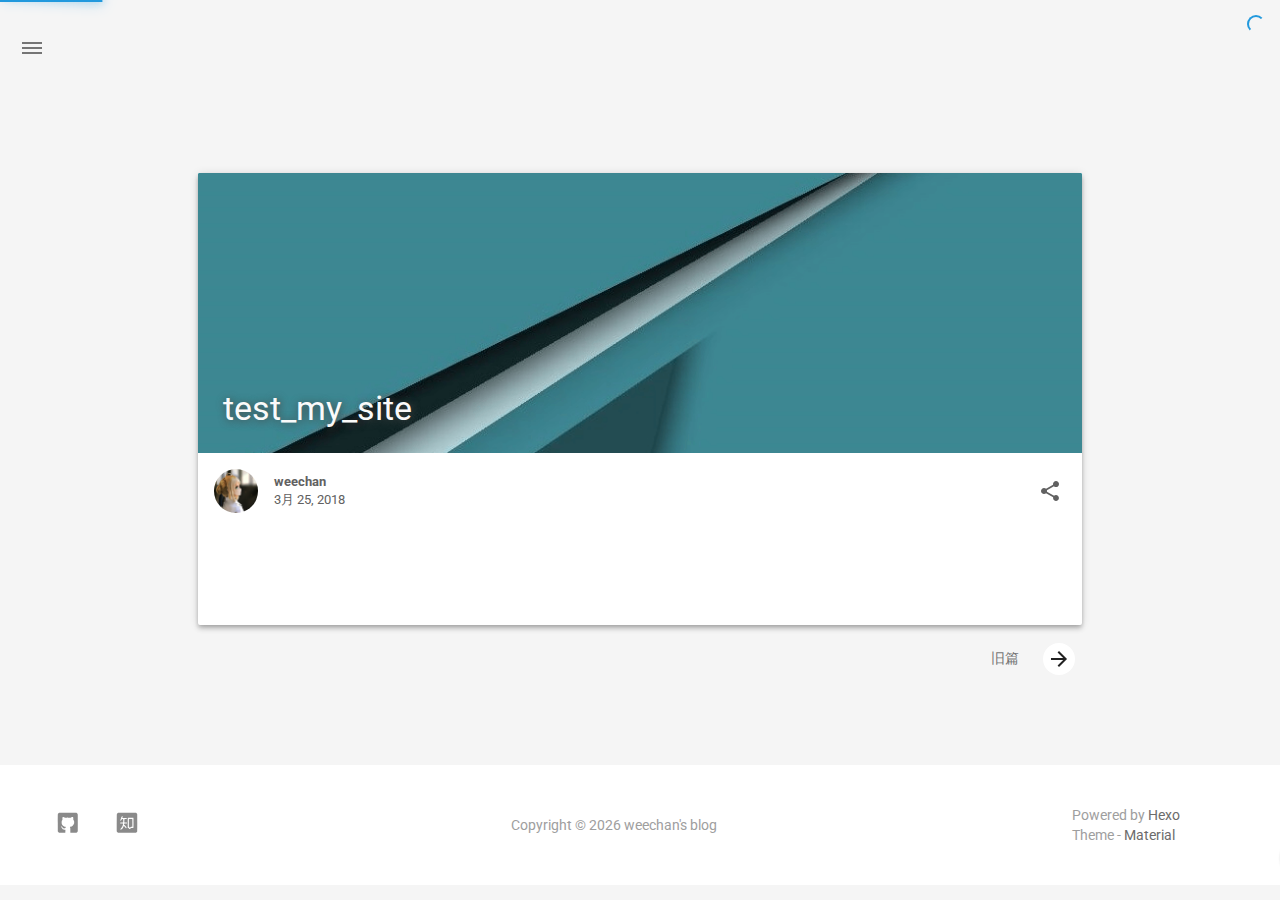
<file: 2018/03/25/test-my-site/index.html>
<!DOCTYPE html>
<html style="display: none;" lang="zh">
    <head>
    <meta charset="utf-8">
    <!--
        © Material Theme
        https://github.com/viosey/hexo-theme-material
        Version: 1.5.2 -->
    <script>
        window.materialVersion = "1.5.2"
        // Delete localstorage with these tags
        window.oldVersion = [
            'codestartv1',
            '1.3.4',
            '1.4.0',
            '1.4.0b1',
            '1.5.0'
        ]
    </script>

    <!-- dns prefetch -->
    <meta http-equiv="x-dns-prefetch-control" content="on">














    <!-- Meta & Info -->
    <meta http-equiv="X-UA-Compatible" content="IE=Edge,chrome=1">
    <meta name="renderer" content="webkit">
    <meta name="viewport" content="width=device-width, initial-scale=1, user-scalable=no">

    <!-- Title -->
    
    <title>
        
            test_my_site | 
        
        weechan&#39;s blog
    </title>

    <!-- Favicons -->
    <link rel="icon shortcut" type="image/ico" href="/img/favicon.png">
    <link rel="icon" href="/img/favicon.png">

    <meta name="format-detection" content="telephone=no"/>
    <meta name="description" itemprop="description" content="">
    <meta name="keywords" content="">
    <meta name="theme-color" content="#0097A7">

    <!-- Disable Fucking Bloody Baidu Tranformation -->
    <meta http-equiv="Cache-Control" content="no-transform" />
    <meta http-equiv="Cache-Control" content="no-siteapp" />

    <!--[if lte IE 9]>
        <link rel="stylesheet" href="/css/ie-blocker.css">

        
            <script src="/js/ie-blocker.zhCN.js"></script>
        
    <![endif]-->

    <!-- Import lsloader -->
    <script>(function(){window.lsloader={jsRunSequence:[],jsnamemap:{},cssnamemap:{}};lsloader.removeLS=function(a){try{localStorage.removeItem(a)}catch(b){}};lsloader.setLS=function(a,c){try{localStorage.setItem(a,c)}catch(b){}};lsloader.getLS=function(a){var c="";try{c=localStorage.getItem(a)}catch(b){c=""}return c};versionString="/*"+(window.materialVersion||"unknownVersion")+"*/";lsloader.clean=function(){try{var b=[];for(var a=0;a<localStorage.length;a++){b.push(localStorage.key(a))}b.forEach(function(e){var f=lsloader.getLS(e);if(window.oldVersion){var d=window.oldVersion.reduce(function(g,h){return g||f.indexOf("/*"+h+"*/")!==-1},false);if(d){lsloader.removeLS(e)}}})}catch(c){}};lsloader.clean();lsloader.load=function(f,a,b,d){if(typeof b==="boolean"){d=b;b=undefined}d=d||false;b=b||function(){};var e;e=this.getLS(f);if(e&&e.indexOf(versionString)===-1){this.removeLS(f);this.requestResource(f,a,b,d);return}if(e){var c=e.split(versionString)[0];if(c!=a){console.log("reload:"+a);this.removeLS(f);this.requestResource(f,a,b,d);return}e=e.split(versionString)[1];if(d){this.jsRunSequence.push({name:f,code:e});this.runjs(a,f,e)}else{document.getElementById(f).appendChild(document.createTextNode(e));b()}}else{this.requestResource(f,a,b,d)}};lsloader.requestResource=function(b,e,a,c){var d=this;if(c){this.iojs(e,b,function(h,f,g){d.setLS(f,h+versionString+g);d.runjs(h,f,g)})}else{this.iocss(e,b,function(f){document.getElementById(b).appendChild(document.createTextNode(f));d.setLS(b,e+versionString+f)},a)}};lsloader.iojs=function(d,b,g){var a=this;a.jsRunSequence.push({name:b,code:""});try{var f=new XMLHttpRequest();f.open("get",d,true);f.onreadystatechange=function(){if(f.readyState==4){if((f.status>=200&&f.status<300)||f.status==304){if(f.response!=""){g(d,b,f.response);return}}a.jsfallback(d,b)}};f.send(null)}catch(c){a.jsfallback(d,b)}};lsloader.iocss=function(f,c,h,a){var b=this;try{var g=new XMLHttpRequest();g.open("get",f,true);g.onreadystatechange=function(){if(g.readyState==4){if((g.status>=200&&g.status<300)||g.status==304){if(g.response!=""){h(g.response);a();return}}b.cssfallback(f,c,a)}};g.send(null)}catch(d){b.cssfallback(f,c,a)}};lsloader.iofonts=function(f,c,h,a){var b=this;try{var g=new XMLHttpRequest();g.open("get",f,true);g.onreadystatechange=function(){if(g.readyState==4){if((g.status>=200&&g.status<300)||g.status==304){if(g.response!=""){h(g.response);a();return}}b.cssfallback(f,c,a)}};g.send(null)}catch(d){b.cssfallback(f,c,a)}};lsloader.runjs=function(f,c,e){if(!!c&&!!e){for(var b in this.jsRunSequence){if(this.jsRunSequence[b].name==c){this.jsRunSequence[b].code=e}}}if(!!this.jsRunSequence[0]&&!!this.jsRunSequence[0].code&&this.jsRunSequence[0].status!="failed"){var a=document.createElement("script");a.appendChild(document.createTextNode(this.jsRunSequence[0].code));a.type="text/javascript";document.getElementsByTagName("head")[0].appendChild(a);this.jsRunSequence.shift();if(this.jsRunSequence.length>0){this.runjs()}}else{if(!!this.jsRunSequence[0]&&this.jsRunSequence[0].status=="failed"){var d=this;var a=document.createElement("script");a.src=this.jsRunSequence[0].path;a.type="text/javascript";this.jsRunSequence[0].status="loading";a.onload=function(){d.jsRunSequence.shift();if(d.jsRunSequence.length>0){d.runjs()}};document.body.appendChild(a)}}};lsloader.tagLoad=function(b,a){this.jsRunSequence.push({name:a,code:"",path:b,status:"failed"});this.runjs()};lsloader.jsfallback=function(c,b){if(!!this.jsnamemap[b]){return}else{this.jsnamemap[b]=b}for(var a in this.jsRunSequence){if(this.jsRunSequence[a].name==b){this.jsRunSequence[a].code="";this.jsRunSequence[a].status="failed";this.jsRunSequence[a].path=c}}this.runjs()};lsloader.cssfallback=function(e,c,b){if(!!this.cssnamemap[c]){return}else{this.cssnamemap[c]=1}var d=document.createElement("link");d.type="text/css";d.href=e;d.rel="stylesheet";d.onload=d.onerror=b;var a=document.getElementsByTagName("script")[0];a.parentNode.insertBefore(d,a)};lsloader.runInlineScript=function(c,b){var a=document.getElementById(b).innerText;this.jsRunSequence.push({name:c,code:a});this.runjs()}})();</script>

    <!-- Import queue -->
    <script>function Queue(){this.dataStore=[];this.offer=b;this.poll=d;this.execNext=a;this.debug=false;this.startDebug=c;function b(e){if(this.debug){console.log("Offered a Queued Function.")}if(typeof e==="function"){this.dataStore.push(e)}else{console.log("You must offer a function.")}}function d(){if(this.debug){console.log("Polled a Queued Function.")}return this.dataStore.shift()}function a(){var e=this.poll();if(e!==undefined){if(this.debug){console.log("Run a Queued Function.")}e()}}function c(){this.debug=true}}var queue=new Queue();</script>

    <!-- Import CSS -->
    
        <style id="material_css"></style><script>if(typeof window.lsLoadCSSMaxNums === "undefined")window.lsLoadCSSMaxNums = 0;window.lsLoadCSSMaxNums++;lsloader.load("material_css","/css/material.min.css?Z7a72R1E4SxzBKR/WGctOA==",function(){if(typeof window.lsLoadCSSNums === "undefined")window.lsLoadCSSNums = 0;window.lsLoadCSSNums++;if(window.lsLoadCSSNums == window.lsLoadCSSMaxNums)document.documentElement.style.display="";}, false)</script>
        <style id="style_css"></style><script>if(typeof window.lsLoadCSSMaxNums === "undefined")window.lsLoadCSSMaxNums = 0;window.lsLoadCSSMaxNums++;lsloader.load("style_css","/css/style.min.css?MKetZV3cUTfDxvMffaOezg==",function(){if(typeof window.lsLoadCSSNums === "undefined")window.lsLoadCSSNums = 0;window.lsLoadCSSNums++;if(window.lsLoadCSSNums == window.lsLoadCSSMaxNums)document.documentElement.style.display="";}, false)</script>

        

    

    

    <!-- Config CSS -->

<!-- Other Styles -->
<style>
  body, html {
    font-family: Roboto, "Helvetica Neue", Helvetica, "PingFang SC", "Hiragino Sans GB", "Microsoft YaHei", "微软雅黑", Arial, sans-serif;
    overflow-x: hidden !important;
  }
  
  code {
    font-family: Consolas, Monaco, 'Andale Mono', 'Ubuntu Mono', monospace;
  }

  a {
    color: #00838F;
  }

  .mdl-card__media,
  #search-label,
  #search-form-label:after,
  #scheme-Paradox .hot_tags-count,
  #scheme-Paradox .sidebar_archives-count,
  #scheme-Paradox .sidebar-colored .sidebar-header,
  #scheme-Paradox .sidebar-colored .sidebar-badge{
    background-color: #0097A7 !important;
  }

  /* Sidebar User Drop Down Menu Text Color */
  #scheme-Paradox .sidebar-colored .sidebar-nav>.dropdown>.dropdown-menu>li>a:hover,
  #scheme-Paradox .sidebar-colored .sidebar-nav>.dropdown>.dropdown-menu>li>a:focus {
    color: #0097A7 !important;
  }

  #post_entry-right-info,
  .sidebar-colored .sidebar-nav li:hover > a,
  .sidebar-colored .sidebar-nav li:hover > a i,
  .sidebar-colored .sidebar-nav li > a:hover,
  .sidebar-colored .sidebar-nav li > a:hover i,
  .sidebar-colored .sidebar-nav li > a:focus i,
  .sidebar-colored .sidebar-nav > .open > a,
  .sidebar-colored .sidebar-nav > .open > a:hover,
  .sidebar-colored .sidebar-nav > .open > a:focus,
  #ds-reset #ds-ctx .ds-ctx-entry .ds-ctx-head a {
    color: #0097A7 !important;
  }

  .toTop {
    background: #757575 !important;
  }

  .material-layout .material-post>.material-nav,
  .material-layout .material-index>.material-nav,
  .material-nav a {
    color: #757575;
  }

  #scheme-Paradox .MD-burger-layer {
    background-color: #757575;
  }

  #scheme-Paradox #post-toc-trigger-btn {
    color: #757575;
  }

  .post-toc a:hover {
    color: #00838F;
    text-decoration: underline;
  }

</style>


<!-- Theme Background Related-->

    <style>
      body{
        background-color: #F5F5F5;
      }

      /* blog_info bottom background */
      #scheme-Paradox .material-layout .something-else .mdl-card__supporting-text{
        background-color: #fff;
      }
    </style>




<!-- Fade Effect -->

    <style>
      .fade {
        transition: all 800ms linear;
        -webkit-transform: translate3d(0,0,0);
        -moz-transform: translate3d(0,0,0);
        -ms-transform: translate3d(0,0,0);
        -o-transform: translate3d(0,0,0);
        transform: translate3d(0,0,0);
        opacity: 1;
      }

      .fade.out{
        opacity: 0;
      }
    </style>


<!-- Import Font -->
<!-- Import Roboto -->

    <link href="https://fonts.googleapis.com/css?family=Roboto:300,400,500" rel="stylesheet">


<!-- Import Material Icons -->


    <style id="material_icons"></style><script>if(typeof window.lsLoadCSSMaxNums === "undefined")window.lsLoadCSSMaxNums = 0;window.lsLoadCSSMaxNums++;lsloader.load("material_icons","/css/material-icons.css?pqhB/Rd/ab0H2+kZp0RDmw==",function(){if(typeof window.lsLoadCSSNums === "undefined")window.lsLoadCSSNums = 0;window.lsLoadCSSNums++;if(window.lsLoadCSSNums == window.lsLoadCSSMaxNums)document.documentElement.style.display="";}, false)</script>




    <!-- Import jQuery -->
    
        <script>lsloader.load("jq_js","/js/jquery.min.js?qcusAULNeBksqffqUM2+Ig==", true)</script>
    

    <!-- WebAPP Icons -->
    <meta name="mobile-web-app-capable" content="yes">
    <meta name="application-name" content="weechan&#39;s blog">
    <meta name="msapplication-starturl" content="http://yoursite.com/2018/03/25/test-my-site/">
    <meta name="msapplication-navbutton-color" content="#0097A7">
    <meta name="apple-mobile-web-app-capable" content="yes">
    <meta name="apple-mobile-web-app-title" content="weechan&#39;s blog">
    <meta name="apple-mobile-web-app-status-bar-style" content="black">
    <link rel="apple-touch-icon" href="/img/favicon.png">

    <!-- Site Verification -->
    
    

    <!-- RSS -->
    

    <!-- The Open Graph protocol -->
    <meta property="og:url" content="http://yoursite.com/2018/03/25/test-my-site/">
    <meta property="og:type" content="blog">
    <meta property="og:title" content="test_my_site | weechan&#39;s blog">
    <meta property="og:image" content="/img/favicon.png">
    <meta property="og:description" content="">
    

    
        <meta property="article:published_time" content="Sun Mar 25 2018 12:45:05 GMT+0800">
        <meta property="article:modified_time" content="Sun Mar 25 2018 12:45:05 GMT+0800">
    

    <!-- The Twitter Card protocol -->
    <meta name="twitter:card" content="summary_large_image">

    <!-- Add canonical link for SEO -->
    
        <link rel="canonical" href="http://yoursite.com/2018/03/25/test-my-site/index.html" />
    

    <!-- Structured-data for SEO -->
    
        


<script type="application/ld+json">
{
    "@context": "https://schema.org",
    "@type": "BlogPosting",
    "mainEntityOfPage": "http://yoursite.com/2018/03/25/test-my-site/index.html",
    "headline": "test_my_site",
    "datePublished": "Sun Mar 25 2018 12:45:05 GMT+0800",
    "dateModified": "Sun Mar 25 2018 12:45:05 GMT+0800",
    "author": {
        "@type": "Person",
        "name": "weechan",
        "image": {
            "@type": "ImageObject",
            "url": "/img/head.png"
        },
        "description": "Hi, nice to meet you"
    },
    "publisher": {
        "@type": "Organization",
        "name": "weechan&#39;s blog",
        "logo": {
            "@type":"ImageObject",
            "url": "/img/favicon.png"
        }
    },
    "keywords": "",
    "description": "",
}
</script>


    

    <!-- Analytics -->
    
    
    

    <!-- Custom Head -->
    

</head>


    
        <body id="scheme-Paradox" class="lazy">
            <div class="material-layout  mdl-js-layout has-drawer is-upgraded">
                

                <!-- Main Container -->
                <main class="material-layout__content" id="main">

                    <!-- Top Anchor -->
                    <div id="top"></div>

                    
                        <!-- Hamburger Button -->
                        <button class="MD-burger-icon sidebar-toggle">
                            <span class="MD-burger-layer"></span>
                        </button>
                    

                    <!-- Post TOC -->

    
    <!-- Back Button -->
    <!--
    <div class="material-back" id="backhome-div" tabindex="0">
        <a class="mdl-button mdl-js-button mdl-js-ripple-effect mdl-button--icon"
           href="#" onclick="window.history.back();return false;"
           target="_self"
           role="button"
           data-upgraded=",MaterialButton,MaterialRipple">
            <i class="material-icons" role="presentation">arrow_back</i>
            <span class="mdl-button__ripple-container">
                <span class="mdl-ripple"></span>
            </span>
        </a>
    </div>
    -->


    <!-- Left aligned menu below button -->
    
    




<!-- Layouts -->

    <!-- Post Module -->
    <div class="material-post_container">

        <div class="material-post mdl-grid">
            <div class="mdl-card mdl-shadow--4dp mdl-cell mdl-cell--12-col">

                <!-- Post Header(Thumbnail & Title) -->
                
    <!-- Paradox Post Header -->
    
        
            <!-- Random Thumbnail -->
            <div class="post_thumbnail-random mdl-card__media mdl-color-text--grey-50">
            <script type="text/ls-javascript" id="post-thumbnail-script">
    var randomNum = Math.floor(Math.random() * 19 + 1);

    $('.post_thumbnail-random').attr('data-original', '/img/random/material-' + randomNum + '.png');
    $('.post_thumbnail-random').addClass('lazy');
</script>

        
    
            <p class="article-headline-p">
                test_my_site
            </p>
        </div>





                
                    <!-- Paradox Post Info -->
                    <div class="mdl-color-text--grey-700 mdl-card__supporting-text meta">

    <!-- Author Avatar -->
    <div id="author-avatar">
        <img src="/img/head.png" width="44px" height="44px" alt="Author Avatar"/>
    </div>
    <!-- Author Name & Date -->
    <div>
        <strong>weechan</strong>
        <span>3月 25, 2018</span>
    </div>

    <div class="section-spacer"></div>

    <!-- Favorite -->
    <!--
        <button id="article-functions-like-button" class="mdl-button mdl-js-button mdl-js-ripple-effect mdl-button--icon btn-like">
            <i class="material-icons" role="presentation">favorite</i>
            <span class="visuallyhidden">favorites</span>
        </button>
    -->

    <!-- Qrcode -->
    

    <!-- Tags (bookmark) -->
    

    <!-- Share -->
    
        <button id="article-fuctions-share-button" class="mdl-button mdl-js-button mdl-js-ripple-effect mdl-button--icon">
    <i class="material-icons" role="presentation">share</i>
    <span class="visuallyhidden">share</span>
</button>
<ul class="mdl-menu mdl-menu--bottom-right mdl-js-menu mdl-js-ripple-effect" for="article-fuctions-share-button">
    

    

    <!-- Share Weibo -->
    

    <!-- Share Twitter -->
    

    <!-- Share Facebook -->
    
        <a class="post_share-link" href="https://www.facebook.com/sharer/sharer.php?u=http://yoursite.com/2018/03/25/test-my-site/index.html" target="_blank">
            <li class="mdl-menu__item">
                分享到 Facebook
            </li>
        </a>
    

    <!-- Share Google+ -->
    

    <!-- Share LinkedIn -->
    

    <!-- Share QQ -->
    
        <a class="post_share-link" href="http://connect.qq.com/widget/shareqq/index.html?site=weechan&#39;s blog&title=test_my_site&summary=&pics=http://yoursite.com/img/favicon.png&url=http://yoursite.com/2018/03/25/test-my-site/index.html" target="_blank">
            <li class="mdl-menu__item">
                分享到 QQ
            </li>
        </a>
    

    <!-- Share Telegram -->
    
</ul>

    
</div>

                

                <!-- Post Content -->
                <div id="post-content" class="mdl-color-text--grey-700 mdl-card__supporting-text fade out">
    
        
        
    

    
</div>


                

                <!-- Post Comments -->
                
                    
                
            </div>

            <!-- Post Prev & Next Nav -->
            <nav class="material-nav mdl-color-text--grey-50 mdl-cell mdl-cell--12-col">
    <!-- Prev Nav -->
    

    <!-- Section Spacer -->
    <div class="section-spacer"></div>

    <!-- Next Nav -->
    
        <a href="/2018/03/25/hello-world/" id="post_nav-older" class="next-content">
            旧篇
            &nbsp;&nbsp;&nbsp;&nbsp;&nbsp;&nbsp;
            <button class="mdl-button mdl-js-button mdl-js-ripple-effect mdl-button--icon mdl-color--white mdl-color-text--grey-900" role="presentation">
                <i class="material-icons">arrow_forward</i>
            </button>
        </a>
    
</nav>

        </div>
    </div>



                    
                        <!-- Overlay For Active Sidebar -->
<div class="sidebar-overlay"></div>

<!-- Material sidebar -->
<aside id="sidebar" class="sidebar sidebar-colored sidebar-fixed-left" role="navigation">
    <div id="sidebar-main">
        <!-- Sidebar Header -->
        <div class="sidebar-header header-cover" style="background-image: url(/img/sidebar_header.png);">
    <!-- Top bar -->
    <div class="top-bar"></div>

    <!-- Sidebar toggle button -->
    <button type="button" class="sidebar-toggle mdl-button mdl-js-button mdl-js-ripple-effect mdl-button--icon" style="display: initial;" data-upgraded=",MaterialButton,MaterialRipple">
        <i class="material-icons">clear_all</i>
        <span class="mdl-button__ripple-container">
            <span class="mdl-ripple">
            </span>
        </span>
    </button>

    <!-- Sidebar Avatar -->
    <div class="sidebar-image">
        <img src="/img/head.png" alt="weechan's avatar">
    </div>

    <!-- Sidebar Email -->
    <a data-toggle="dropdown" class="sidebar-brand" href="#settings-dropdown">
        weechan@qq.com
        <b class="caret"></b>
    </a>
</div>


        <!-- Sidebar Navigation  -->
        <ul class="nav sidebar-nav">
    <!-- User dropdown  -->
    <li class="dropdown">
        <ul id="settings-dropdown" class="dropdown-menu">
            
                <li>
                    <a href="mailto: weechan@qq.com" target="_blank" title="Email Me">
                        
                            <i class="material-icons sidebar-material-icons sidebar-indent-left1pc-element">email</i>
                        
                        Email Me
                    </a>
                </li>
            
        </ul>
    </li>

    <!-- Homepage -->
    
        <li id="sidebar-first-li">
            <a href="/">
                
                    <i class="material-icons sidebar-material-icons">home</i>
                
                主页
            </a>
        </li>
        
    

    <!-- Archives  -->
    
        <li class="dropdown">
            <a href="#" class="ripple-effect dropdown-toggle" data-toggle="dropdown">
                
                    <i class="material-icons sidebar-material-icons">inbox</i>
                
                    归档
                <b class="caret"></b>
            </a>
            <ul class="dropdown-menu">
            <li>
                <a class="sidebar_archives-link" href="/archives/2018/03/">三月 2018<span class="sidebar_archives-count">2</span></a>
            </ul>
        </li>
        
    

    <!-- Categories  -->
    

    <!-- Pages  -->
    

    <!-- Article Number  -->
    
</ul>


        <!-- Sidebar Footer -->
        <!--
I'm glad you use this theme, the development is no so easy, I hope you can keep the copyright, I will thank you so much.
If you still want to delete the copyrights, could you still retain the first one? Which namely "Theme Material"
It will not impact the appearance and can give developers a lot of support :)

很高兴您使用并喜欢该主题，开发不易 十分谢谢与希望您可以保留一下版权声明。
如果您仍然想删除的话 能否只保留第一项呢？即 "Theme Material"
它不会影响美观并可以给开发者很大的支持和动力。 :)
-->

<!-- Sidebar Divider -->

    <div class="sidebar-divider"></div>


<!-- Theme Material -->

    <a href="https://github.com/viosey/hexo-theme-material"  class="sidebar-footer-text-a" target="_blank">
        <div class="sidebar-text mdl-button mdl-js-button mdl-js-ripple-effect sidebar-footer-text-div" data-upgraded=",MaterialButton,MaterialRipple">
            主题 - Material
            <span class="sidebar-badge badge-circle">i</span>
        </div>
    </a>


<!-- Help & Support -->
<!--

-->

<!-- Feedback -->
<!--

-->

<!-- About Theme -->
<!--

-->

    </div>

    <!-- Sidebar Image -->
    

</aside>

                    

                    
                        <!-- Footer Top Button -->
                        <div id="back-to-top" class="toTop-wrap">
    <a href="#top" class="toTop">
        <i class="material-icons footer_top-i">expand_less</i>
    </a>
</div>

                    

                    <!--Footer-->
<footer class="mdl-mini-footer" id="bottom">
    
        <!-- Paradox Footer Left Section -->
        <div class="mdl-mini-footer--left-section sns-list">
    <!-- Twitter -->
    

    <!-- Facebook -->
    

    <!-- Google + -->
    

    <!-- Weibo -->
    

    <!-- Instagram -->
    

    <!-- Tumblr -->
    

    <!-- Github -->
    
        <a href="https://github.com/weeChanc" target="_blank">
            <button class="mdl-mini-footer--social-btn social-btn footer-sns-github">
                <span class="visuallyhidden">Github</span>
            </button><!--
     --></a>
    

    <!-- LinkedIn -->
    

    <!-- Zhihu -->
    
        <a href="https://www.zhihu.com/people/zhi-hu-zhe-ye-96-67-34/activities" target="_blank">
            <button class="mdl-mini-footer--social-btn social-btn footer-sns-zhihu">
                <span class="visuallyhidden">Zhihu</span>
            </button><!--
     --></a>
    

    <!-- Bilibili -->
    

    <!-- Telegram -->
    
    
    <!-- V2EX -->
    
</div>


        <!--Copyright-->
        <div id="copyright">
            Copyright&nbsp;©<script type="text/javascript">var fd = new Date();document.write("&nbsp;" + fd.getFullYear() + "&nbsp;");</script>weechan's blog
            
        </div>

        <!-- Paradox Footer Right Section -->

        <!--
        I am glad you use this theme, the development is no so easy, I hope you can keep the copyright.
        It will not impact the appearance and can give developers a lot of support :)

        很高兴您使用该主题，开发不易，希望您可以保留一下版权声明。
        它不会影响美观并可以给开发者很大的支持。 :)
        -->

        <div class="mdl-mini-footer--right-section">
            <div>
                <div class="footer-develop-div">Powered by <a href="https://hexo.io" target="_blank" class="footer-develop-a">Hexo</a></div>
                <div class="footer-develop-div">Theme - <a href="https://github.com/viosey/hexo-theme-material" target="_blank" class="footer-develop-a">Material</a></div>
            </div>
        </div>
    
</footer>


                    <!-- Import JS File -->

    <script>lsloader.load("lazyload_js","/js/lazyload.min.js?1BcfzuNXqV+ntF6gq+5X3Q==", true)</script>



    <script>lsloader.load("js_js","/js/js.min.js?V/53wGualMuiPM3xoetD5Q==", true)</script>



    <script>lsloader.load("np_js","/js/nprogress.js?pl3Qhb9lvqR1FlyLUna1Yw==", true)</script>


<script type="text/ls-javascript" id="NProgress-script">
    NProgress.configure({
        showSpinner: true
    });
    NProgress.start();
    $('#nprogress .bar').css({
        'background': '#29d'
    });
    $('#nprogress .peg').css({
        'box-shadow': '0 0 10px #29d, 0 0 15px #29d'
    });
    $('#nprogress .spinner-icon').css({
        'border-top-color': '#29d',
        'border-left-color': '#29d'
    });
    setTimeout(function() {
        NProgress.done();
        $('.fade').removeClass('out');
    }, 800);
</script>













<!-- UC Browser Compatible -->
<script>
	var agent = navigator.userAgent.toLowerCase();
	if(agent.indexOf('ucbrowser')>0) {
		document.write('<link rel="stylesheet" href="/css/uc.css">');
	   alert('由于 UC 浏览器使用极旧的内核，而本网站使用了一些新的特性。\n为了您能更好的浏览，推荐使用 Chrome 或 Firefox 浏览器。');
	}
</script>

<!-- Import prettify js  -->



<!-- Window Load -->
<!-- add class for prettify -->
<script type="text/ls-javascript" id="window-load">
    $(window).on('load', function() {
        // Post_Toc parent position fixed
        $('.post-toc-wrap').parent('.mdl-menu__container').css('position', 'fixed');
    });

    
    
</script>

<!-- MathJax Load-->


<!-- Bing Background -->


<script type="text/ls-javascript" id="lazy-load">
    // Offer LazyLoad
    queue.offer(function(){
        $('.lazy').lazyload({
            effect : 'show'
        });
    });

    // Start Queue
    $(document).ready(function(){
        setInterval(function(){
            queue.execNext();
        },200);
    });
</script>

<!-- Custom Footer -->



<script>
    (function(){
        var scriptList = document.querySelectorAll('script[type="text/ls-javascript"]')

        for (var i = 0; i < scriptList.length; ++i) {
            var item = scriptList[i];
            lsloader.runInlineScript(item.id,item.id);
        }
    })()
console.log('\n %c © Material Theme | Version: 1.5.2 | https://github.com/viosey/hexo-theme-material %c \n', 'color:#455a64;background:#e0e0e0;padding:5px 0;border-top-left-radius:5px;border-bottom-left-radius:5px;', 'color:#455a64;background:#e0e0e0;padding:5px 0;border-top-right-radius:5px;border-bottom-right-radius:5px;');
</script>

                </main>
            </div>
        </body>
    
</html>
</file>
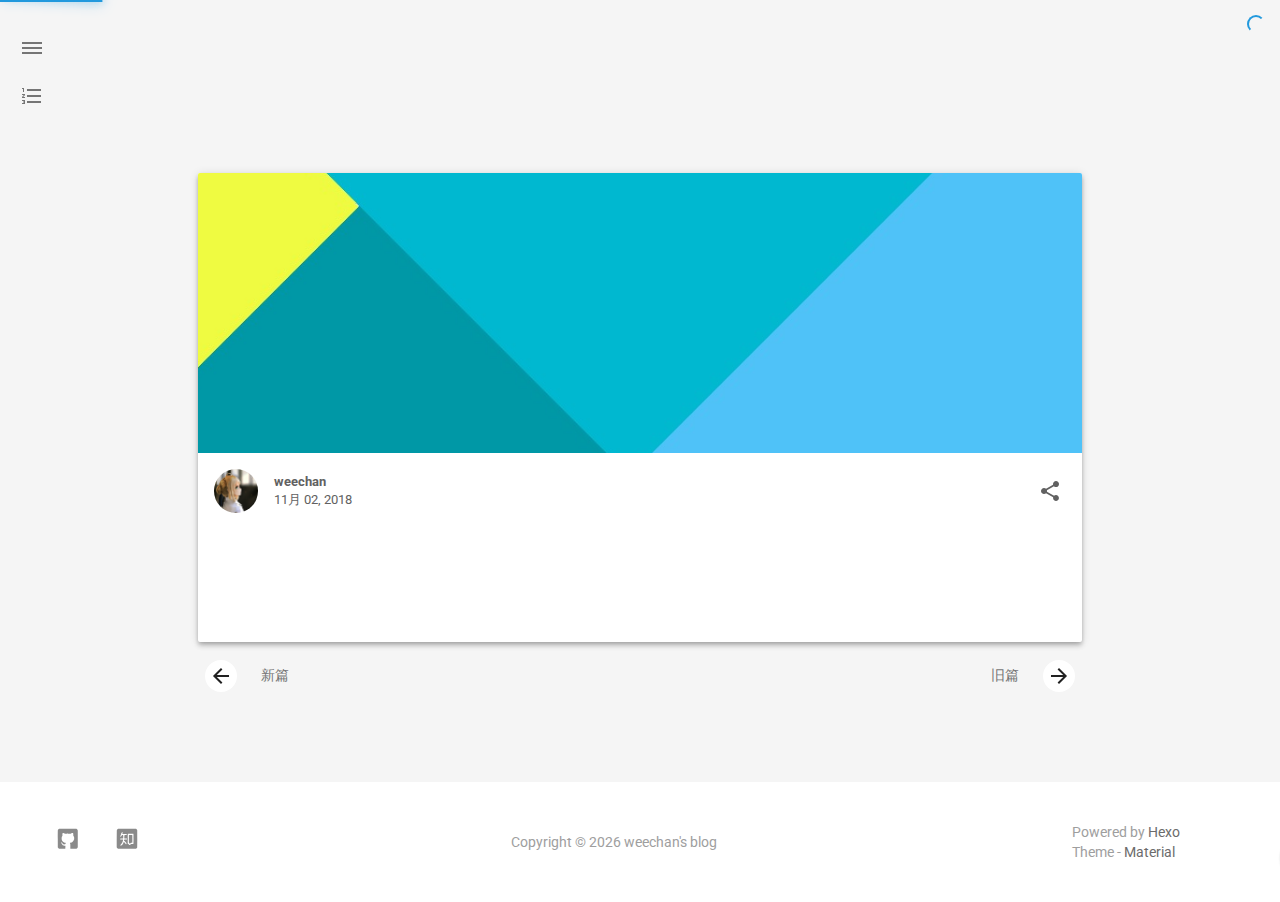
<file: 2018/11/02/构建Android HttpServer/index.html>
<!DOCTYPE html>
<html style="display: none;" lang="zh">
    <head>
    <meta charset="utf-8">
    <!--
        © Material Theme
        https://github.com/viosey/hexo-theme-material
        Version: 1.5.2 -->
    <script>
        window.materialVersion = "1.5.2"
        // Delete localstorage with these tags
        window.oldVersion = [
            'codestartv1',
            '1.3.4',
            '1.4.0',
            '1.4.0b1',
            '1.5.0'
        ]
    </script>

    <!-- dns prefetch -->
    <meta http-equiv="x-dns-prefetch-control" content="on">














    <!-- Meta & Info -->
    <meta http-equiv="X-UA-Compatible" content="IE=Edge,chrome=1">
    <meta name="renderer" content="webkit">
    <meta name="viewport" content="width=device-width, initial-scale=1, user-scalable=no">

    <!-- Title -->
    
    <title>
        
        weechan&#39;s blog
    </title>

    <!-- Favicons -->
    <link rel="icon shortcut" type="image/ico" href="/img/favicon.png">
    <link rel="icon" href="/img/favicon.png">

    <meta name="format-detection" content="telephone=no"/>
    <meta name="description" itemprop="description" content="">
    <meta name="keywords" content="weechan的博客">
    <meta name="theme-color" content="#0097A7">

    <!-- Disable Fucking Bloody Baidu Tranformation -->
    <meta http-equiv="Cache-Control" content="no-transform" />
    <meta http-equiv="Cache-Control" content="no-siteapp" />

    <!--[if lte IE 9]>
        <link rel="stylesheet" href="/css/ie-blocker.css">

        
            <script src="/js/ie-blocker.zhCN.js"></script>
        
    <![endif]-->

    <!-- Import lsloader -->
    <script>(function(){window.lsloader={jsRunSequence:[],jsnamemap:{},cssnamemap:{}};lsloader.removeLS=function(a){try{localStorage.removeItem(a)}catch(b){}};lsloader.setLS=function(a,c){try{localStorage.setItem(a,c)}catch(b){}};lsloader.getLS=function(a){var c="";try{c=localStorage.getItem(a)}catch(b){c=""}return c};versionString="/*"+(window.materialVersion||"unknownVersion")+"*/";lsloader.clean=function(){try{var b=[];for(var a=0;a<localStorage.length;a++){b.push(localStorage.key(a))}b.forEach(function(e){var f=lsloader.getLS(e);if(window.oldVersion){var d=window.oldVersion.reduce(function(g,h){return g||f.indexOf("/*"+h+"*/")!==-1},false);if(d){lsloader.removeLS(e)}}})}catch(c){}};lsloader.clean();lsloader.load=function(f,a,b,d){if(typeof b==="boolean"){d=b;b=undefined}d=d||false;b=b||function(){};var e;e=this.getLS(f);if(e&&e.indexOf(versionString)===-1){this.removeLS(f);this.requestResource(f,a,b,d);return}if(e){var c=e.split(versionString)[0];if(c!=a){console.log("reload:"+a);this.removeLS(f);this.requestResource(f,a,b,d);return}e=e.split(versionString)[1];if(d){this.jsRunSequence.push({name:f,code:e});this.runjs(a,f,e)}else{document.getElementById(f).appendChild(document.createTextNode(e));b()}}else{this.requestResource(f,a,b,d)}};lsloader.requestResource=function(b,e,a,c){var d=this;if(c){this.iojs(e,b,function(h,f,g){d.setLS(f,h+versionString+g);d.runjs(h,f,g)})}else{this.iocss(e,b,function(f){document.getElementById(b).appendChild(document.createTextNode(f));d.setLS(b,e+versionString+f)},a)}};lsloader.iojs=function(d,b,g){var a=this;a.jsRunSequence.push({name:b,code:""});try{var f=new XMLHttpRequest();f.open("get",d,true);f.onreadystatechange=function(){if(f.readyState==4){if((f.status>=200&&f.status<300)||f.status==304){if(f.response!=""){g(d,b,f.response);return}}a.jsfallback(d,b)}};f.send(null)}catch(c){a.jsfallback(d,b)}};lsloader.iocss=function(f,c,h,a){var b=this;try{var g=new XMLHttpRequest();g.open("get",f,true);g.onreadystatechange=function(){if(g.readyState==4){if((g.status>=200&&g.status<300)||g.status==304){if(g.response!=""){h(g.response);a();return}}b.cssfallback(f,c,a)}};g.send(null)}catch(d){b.cssfallback(f,c,a)}};lsloader.iofonts=function(f,c,h,a){var b=this;try{var g=new XMLHttpRequest();g.open("get",f,true);g.onreadystatechange=function(){if(g.readyState==4){if((g.status>=200&&g.status<300)||g.status==304){if(g.response!=""){h(g.response);a();return}}b.cssfallback(f,c,a)}};g.send(null)}catch(d){b.cssfallback(f,c,a)}};lsloader.runjs=function(f,c,e){if(!!c&&!!e){for(var b in this.jsRunSequence){if(this.jsRunSequence[b].name==c){this.jsRunSequence[b].code=e}}}if(!!this.jsRunSequence[0]&&!!this.jsRunSequence[0].code&&this.jsRunSequence[0].status!="failed"){var a=document.createElement("script");a.appendChild(document.createTextNode(this.jsRunSequence[0].code));a.type="text/javascript";document.getElementsByTagName("head")[0].appendChild(a);this.jsRunSequence.shift();if(this.jsRunSequence.length>0){this.runjs()}}else{if(!!this.jsRunSequence[0]&&this.jsRunSequence[0].status=="failed"){var d=this;var a=document.createElement("script");a.src=this.jsRunSequence[0].path;a.type="text/javascript";this.jsRunSequence[0].status="loading";a.onload=function(){d.jsRunSequence.shift();if(d.jsRunSequence.length>0){d.runjs()}};document.body.appendChild(a)}}};lsloader.tagLoad=function(b,a){this.jsRunSequence.push({name:a,code:"",path:b,status:"failed"});this.runjs()};lsloader.jsfallback=function(c,b){if(!!this.jsnamemap[b]){return}else{this.jsnamemap[b]=b}for(var a in this.jsRunSequence){if(this.jsRunSequence[a].name==b){this.jsRunSequence[a].code="";this.jsRunSequence[a].status="failed";this.jsRunSequence[a].path=c}}this.runjs()};lsloader.cssfallback=function(e,c,b){if(!!this.cssnamemap[c]){return}else{this.cssnamemap[c]=1}var d=document.createElement("link");d.type="text/css";d.href=e;d.rel="stylesheet";d.onload=d.onerror=b;var a=document.getElementsByTagName("script")[0];a.parentNode.insertBefore(d,a)};lsloader.runInlineScript=function(c,b){var a=document.getElementById(b).innerText;this.jsRunSequence.push({name:c,code:a});this.runjs()}})();</script>

    <!-- Import queue -->
    <script>function Queue(){this.dataStore=[];this.offer=b;this.poll=d;this.execNext=a;this.debug=false;this.startDebug=c;function b(e){if(this.debug){console.log("Offered a Queued Function.")}if(typeof e==="function"){this.dataStore.push(e)}else{console.log("You must offer a function.")}}function d(){if(this.debug){console.log("Polled a Queued Function.")}return this.dataStore.shift()}function a(){var e=this.poll();if(e!==undefined){if(this.debug){console.log("Run a Queued Function.")}e()}}function c(){this.debug=true}}var queue=new Queue();</script>

    <!-- Import CSS -->
    
        <style id="material_css"></style><script>if(typeof window.lsLoadCSSMaxNums === "undefined")window.lsLoadCSSMaxNums = 0;window.lsLoadCSSMaxNums++;lsloader.load("material_css","/css/material.min.css?Z7a72R1E4SxzBKR/WGctOA==",function(){if(typeof window.lsLoadCSSNums === "undefined")window.lsLoadCSSNums = 0;window.lsLoadCSSNums++;if(window.lsLoadCSSNums == window.lsLoadCSSMaxNums)document.documentElement.style.display="";}, false)</script>
        <style id="style_css"></style><script>if(typeof window.lsLoadCSSMaxNums === "undefined")window.lsLoadCSSMaxNums = 0;window.lsLoadCSSMaxNums++;lsloader.load("style_css","/css/style.min.css?MKetZV3cUTfDxvMffaOezg==",function(){if(typeof window.lsLoadCSSNums === "undefined")window.lsLoadCSSNums = 0;window.lsLoadCSSNums++;if(window.lsLoadCSSNums == window.lsLoadCSSMaxNums)document.documentElement.style.display="";}, false)</script>

        

    

    

    <!-- Config CSS -->

<!-- Other Styles -->
<style>
  body, html {
    font-family: Roboto, "Helvetica Neue", Helvetica, "PingFang SC", "Hiragino Sans GB", "Microsoft YaHei", "微软雅黑", Arial, sans-serif;
    overflow-x: hidden !important;
  }
  
  code {
    font-family: Consolas, Monaco, 'Andale Mono', 'Ubuntu Mono', monospace;
  }

  a {
    color: #00838F;
  }

  .mdl-card__media,
  #search-label,
  #search-form-label:after,
  #scheme-Paradox .hot_tags-count,
  #scheme-Paradox .sidebar_archives-count,
  #scheme-Paradox .sidebar-colored .sidebar-header,
  #scheme-Paradox .sidebar-colored .sidebar-badge{
    background-color: #0097A7 !important;
  }

  /* Sidebar User Drop Down Menu Text Color */
  #scheme-Paradox .sidebar-colored .sidebar-nav>.dropdown>.dropdown-menu>li>a:hover,
  #scheme-Paradox .sidebar-colored .sidebar-nav>.dropdown>.dropdown-menu>li>a:focus {
    color: #0097A7 !important;
  }

  #post_entry-right-info,
  .sidebar-colored .sidebar-nav li:hover > a,
  .sidebar-colored .sidebar-nav li:hover > a i,
  .sidebar-colored .sidebar-nav li > a:hover,
  .sidebar-colored .sidebar-nav li > a:hover i,
  .sidebar-colored .sidebar-nav li > a:focus i,
  .sidebar-colored .sidebar-nav > .open > a,
  .sidebar-colored .sidebar-nav > .open > a:hover,
  .sidebar-colored .sidebar-nav > .open > a:focus,
  #ds-reset #ds-ctx .ds-ctx-entry .ds-ctx-head a {
    color: #0097A7 !important;
  }

  .toTop {
    background: #757575 !important;
  }

  .material-layout .material-post>.material-nav,
  .material-layout .material-index>.material-nav,
  .material-nav a {
    color: #757575;
  }

  #scheme-Paradox .MD-burger-layer {
    background-color: #757575;
  }

  #scheme-Paradox #post-toc-trigger-btn {
    color: #757575;
  }

  .post-toc a:hover {
    color: #00838F;
    text-decoration: underline;
  }

</style>


<!-- Theme Background Related-->

    <style>
      body{
        background-color: #F5F5F5;
      }

      /* blog_info bottom background */
      #scheme-Paradox .material-layout .something-else .mdl-card__supporting-text{
        background-color: #fff;
      }
    </style>




<!-- Fade Effect -->

    <style>
      .fade {
        transition: all 800ms linear;
        -webkit-transform: translate3d(0,0,0);
        -moz-transform: translate3d(0,0,0);
        -ms-transform: translate3d(0,0,0);
        -o-transform: translate3d(0,0,0);
        transform: translate3d(0,0,0);
        opacity: 1;
      }

      .fade.out{
        opacity: 0;
      }
    </style>


<!-- Import Font -->
<!-- Import Roboto -->

    <link href="https://fonts.googleapis.com/css?family=Roboto:300,400,500" rel="stylesheet">


<!-- Import Material Icons -->


    <style id="material_icons"></style><script>if(typeof window.lsLoadCSSMaxNums === "undefined")window.lsLoadCSSMaxNums = 0;window.lsLoadCSSMaxNums++;lsloader.load("material_icons","/css/material-icons.css?pqhB/Rd/ab0H2+kZp0RDmw==",function(){if(typeof window.lsLoadCSSNums === "undefined")window.lsLoadCSSNums = 0;window.lsLoadCSSNums++;if(window.lsLoadCSSNums == window.lsLoadCSSMaxNums)document.documentElement.style.display="";}, false)</script>




    <!-- Import jQuery -->
    
        <script>lsloader.load("jq_js","/js/jquery.min.js?qcusAULNeBksqffqUM2+Ig==", true)</script>
    

    <!-- WebAPP Icons -->
    <meta name="mobile-web-app-capable" content="yes">
    <meta name="application-name" content="weechan&#39;s blog">
    <meta name="msapplication-starturl" content="http://yoursite.com/2018/11/02/构建Android HttpServer/">
    <meta name="msapplication-navbutton-color" content="#0097A7">
    <meta name="apple-mobile-web-app-capable" content="yes">
    <meta name="apple-mobile-web-app-title" content="weechan&#39;s blog">
    <meta name="apple-mobile-web-app-status-bar-style" content="black">
    <link rel="apple-touch-icon" href="/img/favicon.png">

    <!-- Site Verification -->
    
    

    <!-- RSS -->
    

    <!-- The Open Graph protocol -->
    <meta property="og:url" content="http://yoursite.com/2018/11/02/构建Android HttpServer/">
    <meta property="og:type" content="blog">
    <meta property="og:title" content="weechan&#39;s blog">
    <meta property="og:image" content="/img/favicon.png">
    <meta property="og:description" content="">
    

    
        <meta property="article:published_time" content="Fri Nov 02 2018 18:40:02 GMT+0800">
        <meta property="article:modified_time" content="Fri Nov 02 2018 18:40:41 GMT+0800">
    

    <!-- The Twitter Card protocol -->
    <meta name="twitter:card" content="summary_large_image">

    <!-- Add canonical link for SEO -->
    
        <link rel="canonical" href="http://yoursite.com/2018/11/02/构建Android HttpServer/index.html" />
    

    <!-- Structured-data for SEO -->
    
        


<script type="application/ld+json">
{
    "@context": "https://schema.org",
    "@type": "BlogPosting",
    "mainEntityOfPage": "http://yoursite.com/2018/11/02/构建Android HttpServer/index.html",
    "headline": "",
    "datePublished": "Fri Nov 02 2018 18:40:02 GMT+0800",
    "dateModified": "Fri Nov 02 2018 18:40:41 GMT+0800",
    "author": {
        "@type": "Person",
        "name": "weechan",
        "image": {
            "@type": "ImageObject",
            "url": "/img/head.png"
        },
        "description": "Hi, nice to meet you"
    },
    "publisher": {
        "@type": "Organization",
        "name": "weechan&#39;s blog",
        "logo": {
            "@type":"ImageObject",
            "url": "/img/favicon.png"
        }
    },
    "keywords": "weechan的博客",
    "description": "",
}
</script>


    

    <!-- Analytics -->
    
    
    

    <!-- Custom Head -->
    

</head>


    
        <body id="scheme-Paradox" class="lazy">
            <div class="material-layout  mdl-js-layout has-drawer is-upgraded">
                

                <!-- Main Container -->
                <main class="material-layout__content" id="main">

                    <!-- Top Anchor -->
                    <div id="top"></div>

                    
                        <!-- Hamburger Button -->
                        <button class="MD-burger-icon sidebar-toggle">
                            <span class="MD-burger-layer"></span>
                        </button>
                    

                    <!-- Post TOC -->

    
    <!-- Back Button -->
    <!--
    <div class="material-back" id="backhome-div" tabindex="0">
        <a class="mdl-button mdl-js-button mdl-js-ripple-effect mdl-button--icon"
           href="#" onclick="window.history.back();return false;"
           target="_self"
           role="button"
           data-upgraded=",MaterialButton,MaterialRipple">
            <i class="material-icons" role="presentation">arrow_back</i>
            <span class="mdl-button__ripple-container">
                <span class="mdl-ripple"></span>
            </span>
        </a>
    </div>
    -->


    <!-- Left aligned menu below button -->
    
    
    <button id="post-toc-trigger-btn"
        class="mdl-button mdl-js-button mdl-button--icon">
        <i class="material-icons">format_list_numbered</i>
    </button>

    <ul class="post-toc-wrap mdl-menu mdl-menu--bottom-left mdl-js-menu mdl-js-ripple-effect" for="post-toc-trigger-btn" style="max-height:80vh; overflow-y:scroll;">
        <ol class="post-toc"><li class="post-toc-item post-toc-level-1"><a class="post-toc-link" href="#利用Java在安卓端构建一个简易微服务器"><span class="post-toc-number">1.</span> <span class="post-toc-text">利用Java在安卓端构建一个简易微服务器</span></a></li></ol>
    </ul>
    




<!-- Layouts -->

    <!-- Post Module -->
    <div class="material-post_container">

        <div class="material-post mdl-grid">
            <div class="mdl-card mdl-shadow--4dp mdl-cell mdl-cell--12-col">

                <!-- Post Header(Thumbnail & Title) -->
                
    <!-- Paradox Post Header -->
    
        
            <!-- Random Thumbnail -->
            <div class="post_thumbnail-random mdl-card__media mdl-color-text--grey-50">
            <script type="text/ls-javascript" id="post-thumbnail-script">
    var randomNum = Math.floor(Math.random() * 19 + 1);

    $('.post_thumbnail-random').attr('data-original', '/img/random/material-' + randomNum + '.png');
    $('.post_thumbnail-random').addClass('lazy');
</script>

        
    
            <p class="article-headline-p">
                
            </p>
        </div>





                
                    <!-- Paradox Post Info -->
                    <div class="mdl-color-text--grey-700 mdl-card__supporting-text meta">

    <!-- Author Avatar -->
    <div id="author-avatar">
        <img src="/img/head.png" width="44px" height="44px" alt="Author Avatar"/>
    </div>
    <!-- Author Name & Date -->
    <div>
        <strong>weechan</strong>
        <span>11月 02, 2018</span>
    </div>

    <div class="section-spacer"></div>

    <!-- Favorite -->
    <!--
        <button id="article-functions-like-button" class="mdl-button mdl-js-button mdl-js-ripple-effect mdl-button--icon btn-like">
            <i class="material-icons" role="presentation">favorite</i>
            <span class="visuallyhidden">favorites</span>
        </button>
    -->

    <!-- Qrcode -->
    

    <!-- Tags (bookmark) -->
    

    <!-- Share -->
    
        <button id="article-fuctions-share-button" class="mdl-button mdl-js-button mdl-js-ripple-effect mdl-button--icon">
    <i class="material-icons" role="presentation">share</i>
    <span class="visuallyhidden">share</span>
</button>
<ul class="mdl-menu mdl-menu--bottom-right mdl-js-menu mdl-js-ripple-effect" for="article-fuctions-share-button">
    

    

    <!-- Share Weibo -->
    

    <!-- Share Twitter -->
    

    <!-- Share Facebook -->
    
        <a class="post_share-link" href="https://www.facebook.com/sharer/sharer.php?u=http://yoursite.com/2018/11/02/构建Android HttpServer/index.html" target="_blank">
            <li class="mdl-menu__item">
                分享到 Facebook
            </li>
        </a>
    

    <!-- Share Google+ -->
    

    <!-- Share LinkedIn -->
    

    <!-- Share QQ -->
    
        <a class="post_share-link" href="http://connect.qq.com/widget/shareqq/index.html?site=weechan&#39;s blog&title=&summary=&pics=http://yoursite.com/img/favicon.png&url=http://yoursite.com/2018/11/02/构建Android HttpServer/index.html" target="_blank">
            <li class="mdl-menu__item">
                分享到 QQ
            </li>
        </a>
    

    <!-- Share Telegram -->
    
</ul>

    
</div>

                

                <!-- Post Content -->
                <div id="post-content" class="mdl-color-text--grey-700 mdl-card__supporting-text fade out">
    
        <h1 id="利用Java在安卓端构建一个简易微服务器"><a href="#利用Java在安卓端构建一个简易微服务器" class="headerlink" title="利用Java在安卓端构建一个简易微服务器"></a>利用Java在安卓端构建一个简易微服务器</h1>
        
    

    
</div>


                

                <!-- Post Comments -->
                
                    
                
            </div>

            <!-- Post Prev & Next Nav -->
            <nav class="material-nav mdl-color-text--grey-50 mdl-cell mdl-cell--12-col">
    <!-- Prev Nav -->
    
        <a href="/2018/11/02/OkHttp缓存优化你的应用/" id="post_nav-newer" class="prev-content">
            <button class="mdl-button mdl-js-button mdl-js-ripple-effect mdl-button--icon mdl-color--white mdl-color-text--grey-900" role="presentation">
                <i class="material-icons">arrow_back</i>
            </button>
            &nbsp;&nbsp;&nbsp;&nbsp;&nbsp;&nbsp;
            新篇
        </a>
    

    <!-- Section Spacer -->
    <div class="section-spacer"></div>

    <!-- Next Nav -->
    
        <a href="/2018/03/25/retrofit的基本用法/" id="post_nav-older" class="next-content">
            旧篇
            &nbsp;&nbsp;&nbsp;&nbsp;&nbsp;&nbsp;
            <button class="mdl-button mdl-js-button mdl-js-ripple-effect mdl-button--icon mdl-color--white mdl-color-text--grey-900" role="presentation">
                <i class="material-icons">arrow_forward</i>
            </button>
        </a>
    
</nav>

        </div>
    </div>



                    
                        <!-- Overlay For Active Sidebar -->
<div class="sidebar-overlay"></div>

<!-- Material sidebar -->
<aside id="sidebar" class="sidebar sidebar-colored sidebar-fixed-left" role="navigation">
    <div id="sidebar-main">
        <!-- Sidebar Header -->
        <div class="sidebar-header header-cover" style="background-image: url(/img/sidebar_header.png);">
    <!-- Top bar -->
    <div class="top-bar"></div>

    <!-- Sidebar toggle button -->
    <button type="button" class="sidebar-toggle mdl-button mdl-js-button mdl-js-ripple-effect mdl-button--icon" style="display: initial;" data-upgraded=",MaterialButton,MaterialRipple">
        <i class="material-icons">clear_all</i>
        <span class="mdl-button__ripple-container">
            <span class="mdl-ripple">
            </span>
        </span>
    </button>

    <!-- Sidebar Avatar -->
    <div class="sidebar-image">
        <img src="/img/head.png" alt="weechan's avatar">
    </div>

    <!-- Sidebar Email -->
    <a data-toggle="dropdown" class="sidebar-brand" href="#settings-dropdown">
        weechan@qq.com
        <b class="caret"></b>
    </a>
</div>


        <!-- Sidebar Navigation  -->
        <ul class="nav sidebar-nav">
    <!-- User dropdown  -->
    <li class="dropdown">
        <ul id="settings-dropdown" class="dropdown-menu">
            
                <li>
                    <a href="mailto: weechan@qq.com" target="_blank" title="Email Me">
                        
                            <i class="material-icons sidebar-material-icons sidebar-indent-left1pc-element">email</i>
                        
                        Email Me
                    </a>
                </li>
            
        </ul>
    </li>

    <!-- Homepage -->
    
        <li id="sidebar-first-li">
            <a href="/">
                
                    <i class="material-icons sidebar-material-icons">home</i>
                
                主页
            </a>
        </li>
        
    

    <!-- Archives  -->
    
        <li class="dropdown">
            <a href="#" class="ripple-effect dropdown-toggle" data-toggle="dropdown">
                
                    <i class="material-icons sidebar-material-icons">inbox</i>
                
                    归档
                <b class="caret"></b>
            </a>
            <ul class="dropdown-menu">
            <li>
                <a class="sidebar_archives-link" href="/archives/2018/11/">十一月 2018<span class="sidebar_archives-count">2</span></a></li><li><a class="sidebar_archives-link" href="/archives/2018/03/">三月 2018<span class="sidebar_archives-count">5</span></a>
            </ul>
        </li>
        
    

    <!-- Categories  -->
    

    <!-- Pages  -->
    

    <!-- Article Number  -->
    
</ul>


        <!-- Sidebar Footer -->
        <!--
I'm glad you use this theme, the development is no so easy, I hope you can keep the copyright, I will thank you so much.
If you still want to delete the copyrights, could you still retain the first one? Which namely "Theme Material"
It will not impact the appearance and can give developers a lot of support :)

很高兴您使用并喜欢该主题，开发不易 十分谢谢与希望您可以保留一下版权声明。
如果您仍然想删除的话 能否只保留第一项呢？即 "Theme Material"
它不会影响美观并可以给开发者很大的支持和动力。 :)
-->

<!-- Sidebar Divider -->

    <div class="sidebar-divider"></div>


<!-- Theme Material -->

    <a href="https://github.com/viosey/hexo-theme-material"  class="sidebar-footer-text-a" target="_blank">
        <div class="sidebar-text mdl-button mdl-js-button mdl-js-ripple-effect sidebar-footer-text-div" data-upgraded=",MaterialButton,MaterialRipple">
            主题 - Material
            <span class="sidebar-badge badge-circle">i</span>
        </div>
    </a>


<!-- Help & Support -->
<!--

-->

<!-- Feedback -->
<!--

-->

<!-- About Theme -->
<!--

-->

    </div>

    <!-- Sidebar Image -->
    

</aside>

                    

                    
                        <!-- Footer Top Button -->
                        <div id="back-to-top" class="toTop-wrap">
    <a href="#top" class="toTop">
        <i class="material-icons footer_top-i">expand_less</i>
    </a>
</div>

                    

                    <!--Footer-->
<footer class="mdl-mini-footer" id="bottom">
    
        <!-- Paradox Footer Left Section -->
        <div class="mdl-mini-footer--left-section sns-list">
    <!-- Twitter -->
    

    <!-- Facebook -->
    

    <!-- Google + -->
    

    <!-- Weibo -->
    

    <!-- Instagram -->
    

    <!-- Tumblr -->
    

    <!-- Github -->
    
        <a href="https://github.com/weeChanc" target="_blank">
            <button class="mdl-mini-footer--social-btn social-btn footer-sns-github">
                <span class="visuallyhidden">Github</span>
            </button><!--
     --></a>
    

    <!-- LinkedIn -->
    

    <!-- Zhihu -->
    
        <a href="https://www.zhihu.com/people/zhi-hu-zhe-ye-96-67-34/activities" target="_blank">
            <button class="mdl-mini-footer--social-btn social-btn footer-sns-zhihu">
                <span class="visuallyhidden">Zhihu</span>
            </button><!--
     --></a>
    

    <!-- Bilibili -->
    

    <!-- Telegram -->
    
    
    <!-- V2EX -->
    
</div>


        <!--Copyright-->
        <div id="copyright">
            Copyright&nbsp;©<script type="text/javascript">var fd = new Date();document.write("&nbsp;" + fd.getFullYear() + "&nbsp;");</script>weechan's blog
            
        </div>

        <!-- Paradox Footer Right Section -->

        <!--
        I am glad you use this theme, the development is no so easy, I hope you can keep the copyright.
        It will not impact the appearance and can give developers a lot of support :)

        很高兴您使用该主题，开发不易，希望您可以保留一下版权声明。
        它不会影响美观并可以给开发者很大的支持。 :)
        -->

        <div class="mdl-mini-footer--right-section">
            <div>
                <div class="footer-develop-div">Powered by <a href="https://hexo.io" target="_blank" class="footer-develop-a">Hexo</a></div>
                <div class="footer-develop-div">Theme - <a href="https://github.com/viosey/hexo-theme-material" target="_blank" class="footer-develop-a">Material</a></div>
            </div>
        </div>
    
</footer>


                    <!-- Import JS File -->

    <script>lsloader.load("lazyload_js","/js/lazyload.min.js?1BcfzuNXqV+ntF6gq+5X3Q==", true)</script>



    <script>lsloader.load("js_js","/js/js.min.js?V/53wGualMuiPM3xoetD5Q==", true)</script>



    <script>lsloader.load("np_js","/js/nprogress.js?pl3Qhb9lvqR1FlyLUna1Yw==", true)</script>


<script type="text/ls-javascript" id="NProgress-script">
    NProgress.configure({
        showSpinner: true
    });
    NProgress.start();
    $('#nprogress .bar').css({
        'background': '#29d'
    });
    $('#nprogress .peg').css({
        'box-shadow': '0 0 10px #29d, 0 0 15px #29d'
    });
    $('#nprogress .spinner-icon').css({
        'border-top-color': '#29d',
        'border-left-color': '#29d'
    });
    setTimeout(function() {
        NProgress.done();
        $('.fade').removeClass('out');
    }, 800);
</script>













<!-- UC Browser Compatible -->
<script>
	var agent = navigator.userAgent.toLowerCase();
	if(agent.indexOf('ucbrowser')>0) {
		document.write('<link rel="stylesheet" href="/css/uc.css">');
	   alert('由于 UC 浏览器使用极旧的内核，而本网站使用了一些新的特性。\n为了您能更好的浏览，推荐使用 Chrome 或 Firefox 浏览器。');
	}
</script>

<!-- Import prettify js  -->



<!-- Window Load -->
<!-- add class for prettify -->
<script type="text/ls-javascript" id="window-load">
    $(window).on('load', function() {
        // Post_Toc parent position fixed
        $('.post-toc-wrap').parent('.mdl-menu__container').css('position', 'fixed');
    });

    
    
</script>

<!-- MathJax Load-->


<!-- Bing Background -->


<script type="text/ls-javascript" id="lazy-load">
    // Offer LazyLoad
    queue.offer(function(){
        $('.lazy').lazyload({
            effect : 'show'
        });
    });

    // Start Queue
    $(document).ready(function(){
        setInterval(function(){
            queue.execNext();
        },200);
    });
</script>

<!-- Custom Footer -->



<script>
    (function(){
        var scriptList = document.querySelectorAll('script[type="text/ls-javascript"]')

        for (var i = 0; i < scriptList.length; ++i) {
            var item = scriptList[i];
            lsloader.runInlineScript(item.id,item.id);
        }
    })()
console.log('\n %c © Material Theme | Version: 1.5.2 | https://github.com/viosey/hexo-theme-material %c \n', 'color:#455a64;background:#e0e0e0;padding:5px 0;border-top-left-radius:5px;border-bottom-left-radius:5px;', 'color:#455a64;background:#e0e0e0;padding:5px 0;border-top-right-radius:5px;border-bottom-right-radius:5px;');
</script>

                </main>
            </div>
        </body>
    
</html>
</file>
<file: css/ie-blocker.css>
@charset "utf-8";
body .demo-blog{
    display: none;
}

h1{
    background-color: #fff;
    font-size: 48px;
    line-height: 48px;
    border-left: none;
    width: auto;
    margin: 0px !important;
}

#ib-container {
    display: none;
    width: 100%;
    height: 100%;
    font-family: Arial, Helvetica, sans-serif;
    position: fixed;
    top: 0;
    left: 0;
    box-sizing: content-box !important;
    z-index: 99999;
}

#ib-container * {
    box-sizing: content-box !important;
}

.ib-modal {
    height: 288px;
    background: #fff;
    border-left: 8px solid #4fc1e9;
    position: absolute;
    color: #434a54;
    z-index: 99999;
    width: 592px;
    top: 50%;
    left: 50%;
    transform: translateY(-50%) translateX(-50%);
    padding: 49px 30px 30px;
}

.ib-header {
    height: 80px;
    padding: 0;
}

.ib-header h1 {
    margin: 0;
    font-size: 24px;
    text-align: left;
    color: #434a54;
}

.ib-header p {
    margin: 10px 0 0 0;
    font-size: 14px;
    line-height: 18px;
    text-align: left;
    color: #434a54;
}

.ib-header p strong {
    font-weight: normal;
    color: #3bafda;
}

.ib-browsers {
    height: 80px;
    list-style: none;
    margin: 0;
    padding: 0;
    padding-top: 0;
    margin-top: 49px;
}

.ib-browsers li {
    float: left;
    width: 148px;
    height: 80px;
    position: relative;
    list-style: none;
}

.ib-browsers li a {
    display: block;
    width: 100%;
    height: 100%;
    position: absolute;
    color: #434a54;
    text-decoration: none;
    cursor: pointer;
}

.ib-browsers li a:hover {
    background-color: #F2F2F2;
}

.ib-browsers li a:hover .ib-browser-name {
    background-color: #4fc1e9;
    color: #fff;
}

.ib-browser-icon {
    display: block;
    width: 118px;
    height: 90px;
    margin: 0 auto;
    margin-top: 20px;
}

.ib-browser-name {
    line-height: 18px;
    margin-top: 5px;
    text-align: center;
    font-size: 20px;
}

.ib-browser-description {
    height: 50px;
    line-height: 14px;
    font-size: 12px;
    margin-top: 10px;
    padding: 0 5px;
}

.ib-footer {
    height: 30px;
}

.ib-try {
    float: right;
    height: 30px;
    padding: 0 15px;
    color: #fff;
    background-color: #3bafda;
    font-size: 12px;
    line-height: 30px;
    cursor: pointer;
    text-decoration: none;
    margin-top: 49px;
}

.ib-try:hover {
    background-color: #4fc1e9;
}

.ib-mask {
    width: 100%;
    height: 100%;
    position: absolute;
    top: 0;
    left: 0;
    _position: absolute;
    _top: expression(eval(document.documentElement.scrollTop) + 'px');
    _left: expression(eval(document.documentElement.scrollLeft) + 'px');
    _right: auto;
    _bottom: auto;
    _width: expression(eval(document.documentElement.clientWidth) + 'px');
    _height: expression(eval(document.documentElement.clientHeight) + 'px');
    z-index: 99999;
}

.ib-mask {
    background: rgb(0, 0, 0);
    opacity: 0.8;
    -ms-filter: "progid:DXImageTransform.Microsoft.Alpha(Opacity=80)";
    filter: alpha(opacity=80);
    z-index: 99998;
}

.zh-cn #ib-container {
    font-family: 'Microsoft Yahei', sans-serif;
}

.zh-cn .ib-browser-description {
    font-size: 12px;
}
</file>
<file: css/uc.css>
#scheme-Paradox .mdl-grid{
  display: block !important;
}

#scheme-Paradox .material-layout .mdl-card{
  margin-left: 0;
  margin-right: 0;
  width: 100%;
}

#scheme-Paradox .material-layout .mdl-card{
  display: block;
}

#scheme-Paradox .material-layout .mdl-card__media{
  display: block;
}

#scheme-Paradox .index-top-block,
#scheme-Paradox footer{
  display: none !important;
}

#scheme-Paradox .material-index{
  padding-top: 80px !important;
}

#scheme-Paradox .material-layout .mdl-card__media{
  height: 223px;
}

#scheme-Paradox .post_entry-content {
  display: block !important;
}

#scheme-Paradox .material-layout .meta{
  display: block !important;
}

#scheme-Paradox .article-headline-p{
  position: relative;
  top: 140px;
}

#scheme-Paradox #author-avatar{
  width: 44px;
  height: 44px;
  float: left;
}

.fabs{
  width: 56px;
}

#uc_recommend_ad{
  display: none !important;
}
</file>
